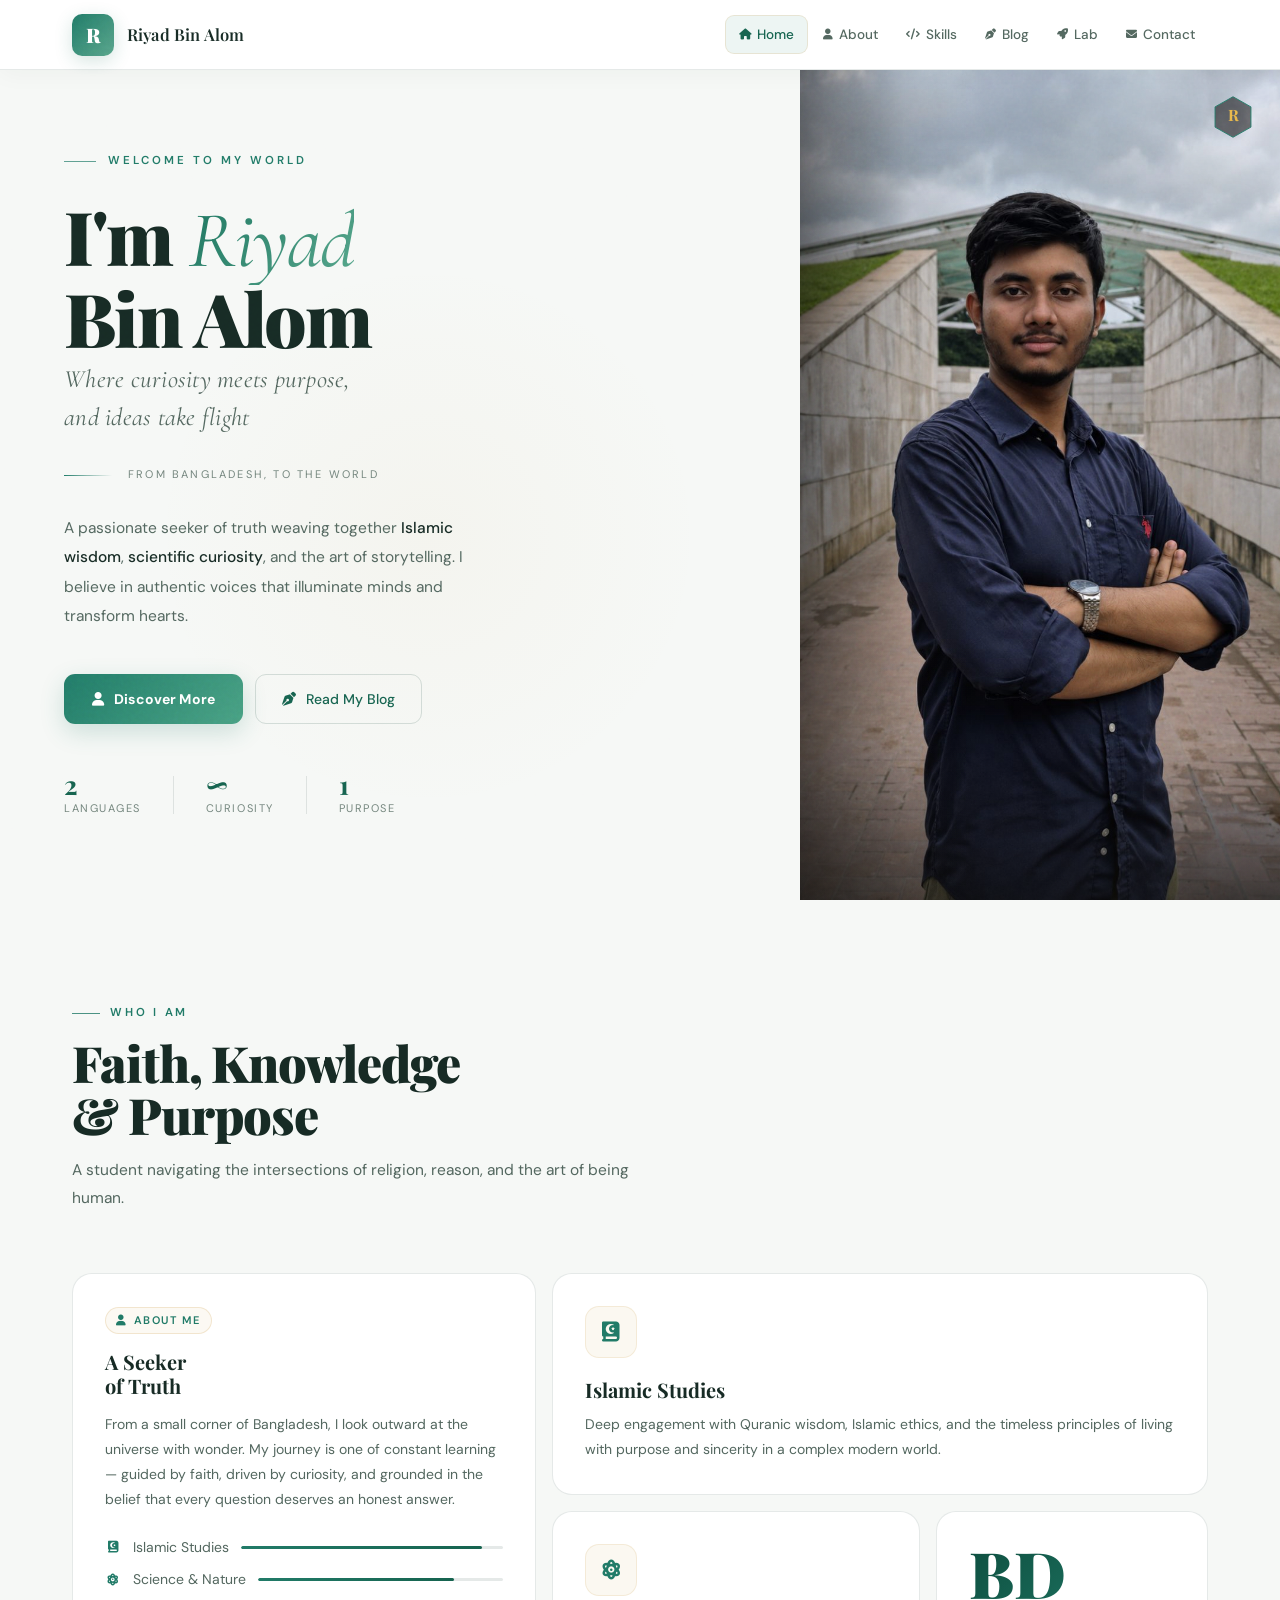
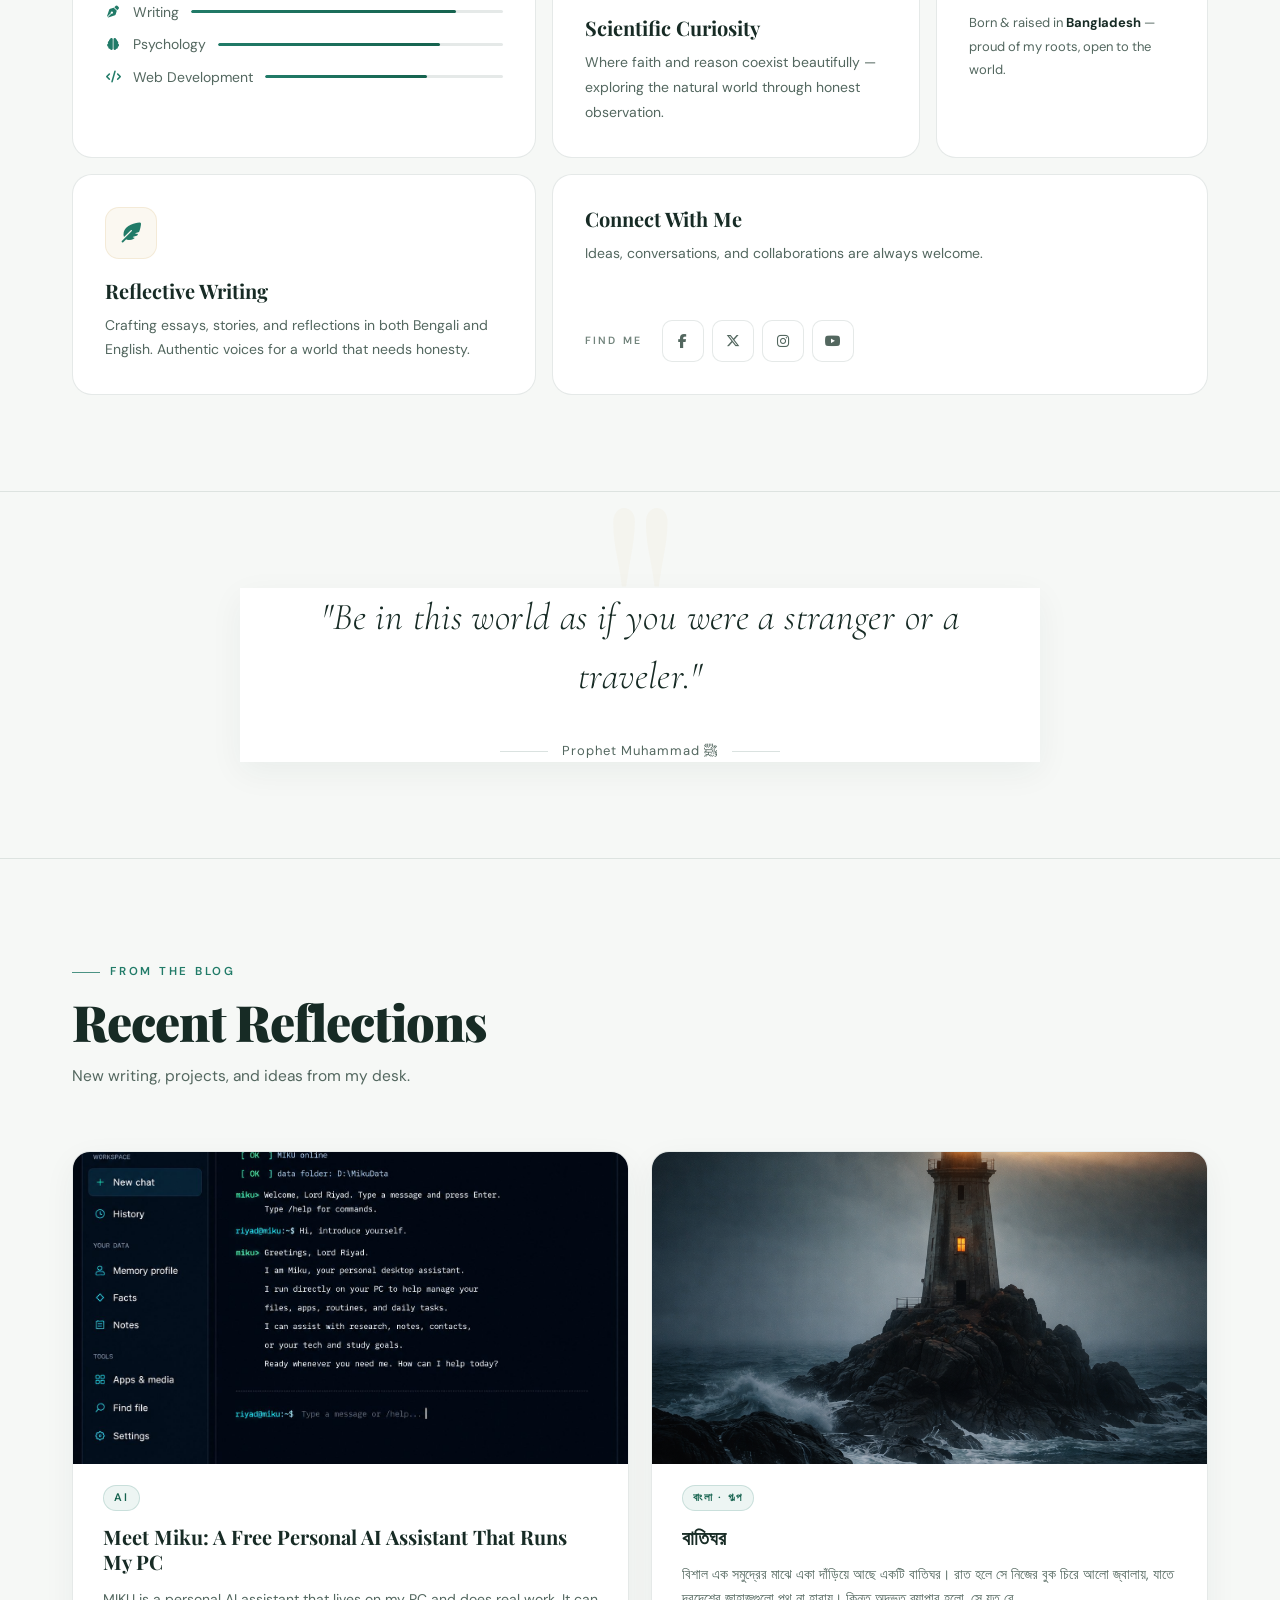
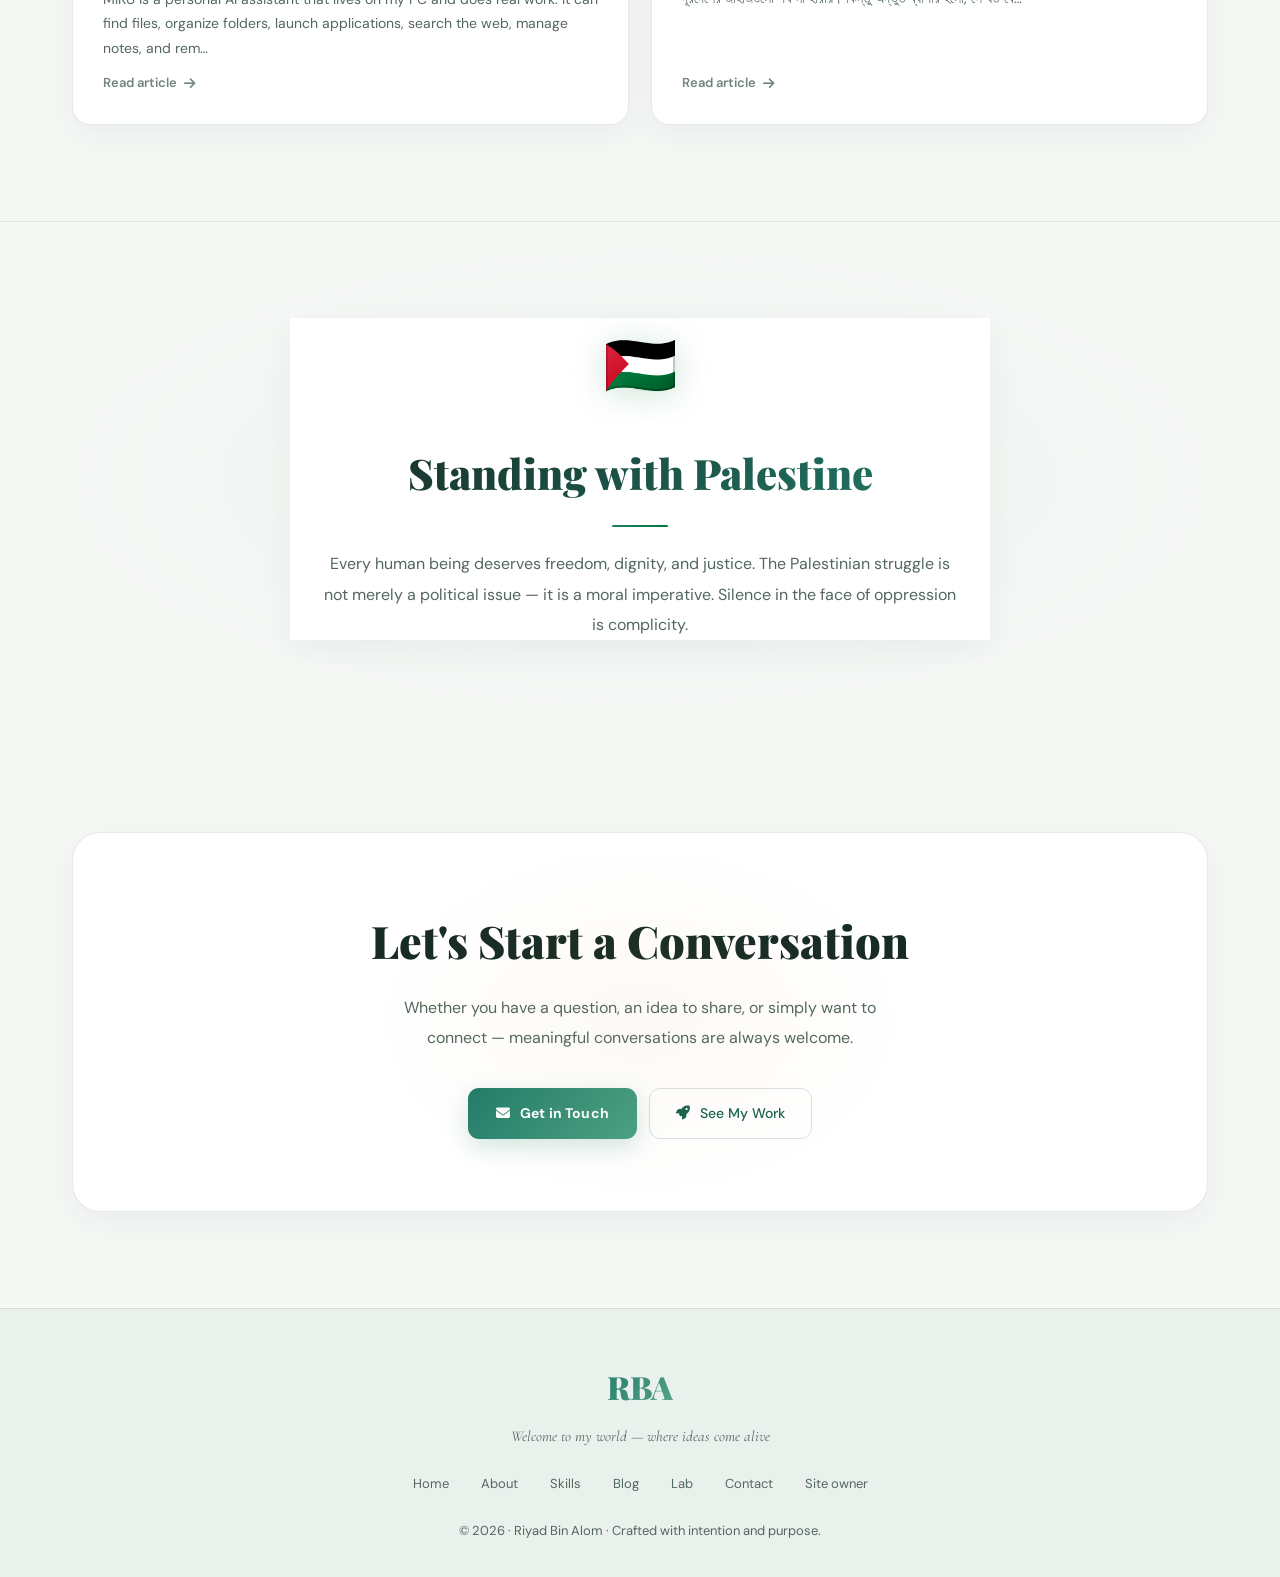
<file: index.html>
<!DOCTYPE html>
<html lang="en">
<head>
<meta charset="utf-8"/>
<meta name="viewport" content="width=device-width,initial-scale=1"/>
<title>Riyad Bin Alom — Welcome to My World</title>
<link href="https://fonts.googleapis.com/css2?family=Playfair+Display:ital,wght@0,400;0,600;0,700;0,900;1,400;1,600&family=DM+Sans:wght@300;400;500;600&family=Cormorant+Garamond:ital,wght@0,300;0,400;0,600;1,300;1,400&display=swap" rel="stylesheet">
<link rel="stylesheet" href="https://cdnjs.cloudflare.com/ajax/libs/font-awesome/6.6.0/css/all.min.css">
<style>
/* ══════════════════════════════════════
   ROOT & RESET
══════════════════════════════════════ */
:root{
  --bg:#0a0908;
  --bg2:#111009;
  --bg3:#18150f;
  --bg4:#1e1a12;
  --text:#ede5d4;
  --muted:#9a8870;
  --muted2:#6a5e4e;
  --gold:#c8963c;
  --gold2:#e8b84b;
  --gold3:#f5d07a;
  --rust:#b85a28;
  --border:rgba(200,150,60,0.11);
  --border2:rgba(237,229,212,0.07);
  --card:rgba(255,255,255,0.022);
  --maxw:1300px;
  --nav-h:70px;
  --radius:16px;
}
*{box-sizing:border-box;margin:0;padding:0;}
html{scroll-behavior:smooth;}
body{
  font-family:'DM Sans',system-ui,sans-serif;
  background:var(--bg);
  color:var(--text);
  line-height:1.6;
  overflow-x:hidden;
}
body.locked{overflow:hidden;height:100vh;}

/* Grain texture overlay */
body::after{
  content:'';position:fixed;inset:0;
  background-image:url("data:image/svg+xml,%3Csvg viewBox='0 0 256 256' xmlns='http://www.w3.org/2000/svg'%3E%3Cfilter id='n'%3E%3CfeTurbulence type='fractalNoise' baseFrequency='0.9' numOctaves='4' stitchTiles='stitch'/%3E%3C/filter%3E%3Crect width='100%25' height='100%25' filter='url(%23n)' opacity='1'/%3E%3C/svg%3E");
  pointer-events:none;z-index:9999;opacity:0.028;mix-blend-mode:overlay;
}

a{color:inherit;text-decoration:none;}
img{display:block;max-width:100%;}

/* ══════════════════════════════════════
   INTRO ANIMATION
══════════════════════════════════════ */
.intro{
  position:fixed;inset:0;z-index:10000;
  background:var(--bg);
  display:flex;align-items:center;justify-content:center;
  flex-direction:column;
  transition:opacity .9s cubic-bezier(.65,0,.35,1),visibility .9s;
}
.intro.hide{opacity:0;visibility:hidden;pointer-events:none;}

/* faint ambient glow behind the mark */
.intro::before{
  content:'';position:absolute;
  width:520px;height:520px;border-radius:50%;
  background:radial-gradient(circle,rgba(200,150,60,0.10) 0%,transparent 68%);
  animation:introGlow 2.6s ease-in-out infinite alternate;
}
@keyframes introGlow{
  from{opacity:.55;transform:scale(.94);}
  to{opacity:1;transform:scale(1.05);}
}

.intro-mark{
  position:relative;z-index:1;
  width:148px;height:148px;
}
.intro-mark svg{width:100%;height:100%;overflow:visible;}

/* the hexagon frame draws itself */
.im-frame{
  fill:none;
  stroke:var(--gold);
  stroke-width:1.4;
  stroke-linecap:round;
  stroke-dasharray:520;
  stroke-dashoffset:520;
  animation:drawFrame 2.1s cubic-bezier(.65,0,.35,1) .2s forwards;
  opacity:.85;
}
@keyframes drawFrame{
  to{stroke-dashoffset:0;}
}

/* the letterforms draw themselves, slightly after the frame */
.im-letters path{
  fill:none;
  stroke:var(--gold3);
  stroke-width:5;
  stroke-linecap:round;
  stroke-linejoin:round;
  stroke-dasharray:300;
  stroke-dashoffset:300;
  animation:drawLetters 1.6s cubic-bezier(.45,0,.3,1) forwards;
}
.im-letters path:nth-child(1){animation-delay:.9s;}
.im-letters path:nth-child(2){animation-delay:1.3s;}
.im-letters path:nth-child(3){animation-delay:1.7s;}
@keyframes drawLetters{
  to{stroke-dashoffset:0;}
}

/* fill fades in once the strokes finish, then the whole mark settles */
.im-fill{
  opacity:0;
  fill:url(#introGrad);
  animation:fillIn .8s ease 2.7s forwards;
}
@keyframes fillIn{ to{opacity:1;} }

.intro-name{
  margin-top:26px;
  font-family:'Playfair Display',serif;
  font-weight:600;font-size:15px;
  letter-spacing:.32em;text-transform:uppercase;
  color:var(--text);
  opacity:0;
  animation:introTextIn .8s ease 2.9s forwards;
}
.intro-tagline{
  margin-top:8px;
  font-family:'Cormorant Garamond',serif;
  font-style:italic;font-size:13.5px;
  letter-spacing:.04em;
  color:var(--muted);
  opacity:0;
  animation:introTextIn .8s ease 3.15s forwards;
}
@keyframes introTextIn{
  from{opacity:0;transform:translateY(8px);}
  to{opacity:1;transform:translateY(0);}
}

/* thin progress rule beneath */
.intro-rule{
  margin-top:34px;width:120px;height:1px;
  background:var(--border2);
  position:relative;overflow:hidden;
  opacity:0;animation:introTextIn .5s ease 2.9s forwards;
}
.intro-rule::after{
  content:'';position:absolute;inset:0;
  background:linear-gradient(90deg,var(--gold),var(--gold3));
  transform:scaleX(0);transform-origin:left;
  animation:introProgress 2s cubic-bezier(.65,0,.35,1) 3.05s forwards;
}
@keyframes introProgress{ to{transform:scaleX(1);} }

@media(prefers-reduced-motion:reduce){
  .intro{transition:opacity .3s;}
  .im-frame,.im-letters path,.im-fill,.intro-name,.intro-tagline,.intro-rule,.intro-rule::after{
    animation-duration:.01s !important;animation-delay:0s !important;
  }
}

/* ══════════════════════════════════════
   NAVBAR
══════════════════════════════════════ */
.navbar{
  position:sticky;top:0;z-index:200;
  height:var(--nav-h);
  display:flex;align-items:center;
  background:rgba(10,9,8,0.88);
  backdrop-filter:blur(24px);
  border-bottom:1px solid var(--border);
  transition:background .3s;
}
.nav-inner{
  max-width:var(--maxw);margin:0 auto;padding:0 32px;
  width:100%;display:flex;align-items:center;
  justify-content:space-between;gap:16px;
}
.nav-brand{display:flex;align-items:center;gap:13px;flex-shrink:0;}
.nav-logo{
  width:42px;height:42px;border-radius:10px;
  background:linear-gradient(135deg,var(--gold),var(--rust));
  display:grid;place-items:center;
  font-family:'Playfair Display',serif;
  font-weight:900;font-size:20px;color:#0a0908;
  box-shadow:0 4px 22px rgba(200,150,60,0.28);
  flex-shrink:0;
}
.nav-name{
  font-family:'Playfair Display',serif;
  font-weight:600;font-size:16.5px;
  white-space:nowrap;letter-spacing:.01em;
}
.nav-links{display:flex;align-items:center;gap:2px;}
.nav-links a{
  display:inline-flex;align-items:center;gap:6px;
  padding:8px 13px;border-radius:9px;
  font-size:13.5px;font-weight:500;
  color:var(--muted);transition:all .2s;
  white-space:nowrap;
}
.nav-links a i{font-size:11px;}
.nav-links a:hover{color:var(--text);background:var(--card);}
.nav-links a.active{
  color:var(--gold2);
  background:rgba(200,150,60,0.09);
  border:1px solid rgba(200,150,60,0.18);
}
.nav-ham{
  display:none;background:none;
  border:1px solid var(--border);
  color:var(--muted);width:42px;height:42px;
  border-radius:9px;cursor:pointer;font-size:16px;
  transition:all .2s;place-items:center;
}
.nav-ham:hover{color:var(--gold2);border-color:var(--gold);}

/* Mobile menu */
.mobile-menu{
  display:none;position:fixed;
  inset:0;top:var(--nav-h);
  background:rgba(10,9,8,0.98);
  backdrop-filter:blur(28px);
  z-index:150;flex-direction:column;
  padding:24px;gap:5px;
  border-top:1px solid var(--border);
  overflow-y:auto;
}
.mobile-menu.open{display:flex;}
.mobile-menu a{
  display:flex;align-items:center;gap:14px;
  padding:15px 18px;border-radius:12px;
  font-size:15.5px;font-weight:500;
  color:var(--muted);border:1px solid transparent;
  transition:all .2s;
}
.mobile-menu a i{width:20px;text-align:center;color:var(--gold);}
.mobile-menu a:hover,.mobile-menu a.active{
  color:var(--gold2);border-color:var(--border);
  background:var(--card);
}
.mob-div{height:1px;background:var(--border2);margin:6px 0;}

/* ══════════════════════════════════════
   HERO
══════════════════════════════════════ */
.hero{
  min-height:calc(100vh - var(--nav-h));
  display:grid;
  grid-template-columns:1fr 480px;
  align-items:stretch;
  overflow:hidden;
  position:relative;
}

/* Ambient background glow */
.hero::before{
  content:'';position:absolute;
  top:20%;left:10%;
  width:600px;height:600px;
  background:radial-gradient(circle,rgba(200,150,60,0.04) 0%,transparent 65%);
  pointer-events:none;z-index:0;
  animation:glow 8s ease-in-out infinite alternate;
}
@keyframes glow{
  from{opacity:.5;transform:translate(0,0) scale(1);}
  to{opacity:1;transform:translate(30px,20px) scale(1.05);}
}

/* Left text */
.hero-text{
  display:flex;flex-direction:column;
  justify-content:center;
  padding:80px 64px;
  position:relative;z-index:1;
}

.hero-eyebrow{
  display:inline-flex;align-items:center;gap:12px;
  font-size:11.5px;font-weight:600;
  letter-spacing:.26em;text-transform:uppercase;
  color:var(--gold);margin-bottom:28px;
  opacity:0;animation:fadeUp .7s ease forwards;
}
.hero-eyebrow .line{width:32px;height:1px;background:var(--gold);opacity:.7;}

.hero-h1{
  font-family:'Playfair Display',serif;
  font-size:clamp(46px,5.8vw,82px);
  font-weight:900;line-height:1.0;
  letter-spacing:-.025em;
  margin-bottom:6px;
  opacity:0;animation:fadeUp .7s ease forwards;
}
.hero-h1 em{
  font-style:italic;font-weight:400;
  font-family:'Cormorant Garamond',serif;
  font-size:1.08em;
}
.hero-h1 .gold{
  background:linear-gradient(125deg,var(--gold3),var(--gold),var(--rust));
  -webkit-background-clip:text;-webkit-text-fill-color:transparent;
  background-clip:text;
}

.hero-subtitle{
  font-family:'Cormorant Garamond',serif;
  font-style:italic;
  font-size:clamp(18px,2.2vw,25px);
  color:var(--muted);
  line-height:1.5;
  margin-bottom:30px;
  opacity:0;animation:fadeUp .7s ease forwards;
  letter-spacing:.01em;
}

/* Divider line */
.hero-div{
  display:flex;align-items:center;gap:16px;
  margin-bottom:30px;
  opacity:0;animation:fadeUp .7s ease forwards;
}
.hero-div span{width:48px;height:1px;background:linear-gradient(to right,var(--gold),transparent);}
.hero-div small{
  font-size:11px;letter-spacing:.2em;
  text-transform:uppercase;color:var(--muted2);
}

.hero-desc{
  font-size:15.5px;color:var(--muted);
  line-height:1.9;max-width:440px;
  margin-bottom:42px;
  opacity:0;animation:fadeUp .7s ease forwards;
}
.hero-desc strong{color:var(--text);font-weight:500;}

/* CTA */
.hero-cta{
  display:flex;gap:12px;flex-wrap:wrap;
  margin-bottom:48px;
  opacity:0;animation:fadeUp .7s ease forwards;
}
.btn-primary{
  display:inline-flex;align-items:center;gap:10px;
  padding:14px 28px;border-radius:11px;
  background:linear-gradient(135deg,var(--gold),var(--rust));
  color:#0a0908;font-weight:700;font-size:14px;
  transition:all .28s;border:none;cursor:pointer;
  letter-spacing:.01em;
  box-shadow:0 6px 28px rgba(200,150,60,0.2);
}
.btn-primary:hover{
  transform:translateY(-3px);
  box-shadow:0 14px 40px rgba(200,150,60,0.32);
}
.btn-ghost{
  display:inline-flex;align-items:center;gap:10px;
  padding:13px 26px;border-radius:11px;
  border:1px solid var(--border);
  color:var(--muted);font-weight:500;font-size:14px;
  transition:all .28s;
}
.btn-ghost:hover{
  color:var(--gold2);
  border-color:rgba(200,150,60,0.35);
  background:rgba(200,150,60,0.04);
}

/* Stats row */
.hero-stats{
  display:flex;gap:32px;flex-wrap:wrap;
  opacity:0;animation:fadeUp .7s ease forwards;
}
.stat{display:flex;flex-direction:column;gap:2px;}
.stat-n{
  font-family:'Playfair Display',serif;
  font-size:26px;font-weight:700;
  color:var(--gold2);line-height:1;
}
.stat-l{font-size:11px;letter-spacing:.14em;text-transform:uppercase;color:var(--muted2);}
.stat-sep{width:1px;background:var(--border2);align-self:stretch;margin:4px 0;}

/* Staggered delays applied once intro finishes (JS adds .run to hero) */
.hero .hero-eyebrow{animation-delay:.08s;}
.hero .hero-h1{animation-delay:.18s;}
.hero .hero-subtitle{animation-delay:.28s;}
.hero .hero-div{animation-delay:.36s;}
.hero .hero-desc{animation-delay:.44s;}
.hero .hero-cta{animation-delay:.54s;}
.hero .hero-stats{animation-delay:.62s;}

/* Right: Image panel */
.hero-img{
  position:relative;overflow:hidden;
  background:var(--bg2);
  opacity:0;
  animation:imgReveal 1s cubic-bezier(.65,0,.35,1) .2s forwards;
}
@keyframes imgReveal{
  from{opacity:0;clip-path:inset(0 0 0 100%);}
  to{opacity:1;clip-path:inset(0 0 0 0%);}
}
.hero-img img{
  width:100%;height:100%;
  object-fit:cover;object-position:center top;
  display:block;transition:transform .7s ease;
}
.hero-img:hover img{transform:scale(1.04);}

/* Gradient overlays on image */
.hero-img-ov{
  position:absolute;inset:0;
  background:
    linear-gradient(to right, rgba(10,9,8,.55) 0%, rgba(10,9,8,.1) 22%, transparent 40%),
    linear-gradient(to top, rgba(10,9,8,.6) 0%, rgba(10,9,8,.08) 18%, transparent 36%);
  pointer-events:none;z-index:1;
}

/* corner mark on image — replaces the old nametag pill */
.img-corner{
  position:absolute;top:24px;right:24px;z-index:2;
  width:46px;height:46px;
  display:grid;place-items:center;
  opacity:0;animation:fadeUp .8s ease .9s forwards;
}
.img-corner svg{width:100%;height:100%;}

/* ══════════════════════════════════════
   SECTIONS
══════════════════════════════════════ */
.section{padding:96px 0;}
.wrap{max-width:var(--maxw);margin:0 auto;padding:0 32px;}

.sec-eye{
  display:inline-flex;align-items:center;gap:10px;
  font-size:11.5px;font-weight:600;
  letter-spacing:.24em;text-transform:uppercase;
  color:var(--gold);margin-bottom:14px;
}
.sec-eye::before{content:'';width:28px;height:1px;background:var(--gold);opacity:.8;}

.sec-h2{
  font-family:'Playfair Display',serif;
  font-size:clamp(30px,4vw,50px);
  font-weight:900;line-height:1.05;
  letter-spacing:-.022em;margin-bottom:14px;
}
.sec-p{
  color:var(--muted);font-size:15.5px;
  max-width:52ch;line-height:1.85;margin-bottom:60px;
}

/* ── ABOUT BENTO ── */
.bento{
  display:grid;
  grid-template-columns:repeat(12,1fr);
  grid-template-rows:auto;
  gap:16px;
}
.bento-card{
  background:var(--card);
  border:1px solid var(--border2);
  border-radius:20px;
  padding:32px;
  transition:all .3s ease;
  position:relative;overflow:hidden;
}
.bento-card:hover{
  border-color:var(--border);
  transform:translateY(-4px);
  box-shadow:0 20px 52px rgba(0,0,0,.36);
}
.bento-card::after{
  content:'';position:absolute;
  top:0;left:0;right:0;height:1px;
  background:linear-gradient(90deg,transparent,rgba(200,150,60,0.28),transparent);
  opacity:0;transition:opacity .3s;
}
.bento-card:hover::after{opacity:1;}

/* Bento grid layout */
.bc1{grid-column:span 5;grid-row:span 2;}
.bc2{grid-column:span 7;}
.bc3{grid-column:span 4;}
.bc4{grid-column:span 3;}
.bc5{grid-column:span 5;}
.bc6{grid-column:span 7;}

.bento-icon{
  width:52px;height:52px;border-radius:14px;
  background:rgba(200,150,60,0.07);
  border:1px solid rgba(200,150,60,0.14);
  display:grid;place-items:center;
  color:var(--gold);font-size:20px;
  margin-bottom:20px;
}
.bento-h{
  font-family:'Playfair Display',serif;
  font-size:20px;font-weight:700;
  margin-bottom:10px;line-height:1.2;
}
.bento-p{font-size:14px;color:var(--muted);line-height:1.78;}
.bento-num{
  font-family:'Playfair Display',serif;
  font-size:64px;font-weight:900;
  line-height:.9;
  background:linear-gradient(135deg,var(--gold3),var(--gold));
  -webkit-background-clip:text;-webkit-text-fill-color:transparent;
  background-clip:text;
  margin-bottom:10px;
}
.bento-tag{
  display:inline-flex;align-items:center;gap:6px;
  font-size:11px;font-weight:600;letter-spacing:.14em;
  text-transform:uppercase;color:var(--gold);
  padding:4px 10px;border-radius:20px;
  border:1px solid rgba(200,150,60,.2);
  background:rgba(200,150,60,.06);
  margin-bottom:16px;
}
.interest-list{
  display:flex;flex-direction:column;gap:10px;
  margin-top:14px;
}
.int-item{
  display:flex;align-items:center;gap:12px;
  font-size:14px;color:var(--muted);
}
.int-item i{color:var(--gold);width:16px;text-align:center;font-size:12px;}
.int-bar{
  flex:1;height:3px;border-radius:3px;
  background:var(--border2);overflow:hidden;
  margin-left:auto;width:80px;flex-shrink:0;
}
.int-fill{
  height:100%;border-radius:3px;
  background:linear-gradient(to right,var(--gold),var(--gold2));
  width:0;
  transition:width 1.1s cubic-bezier(.45,0,.2,1);
}
.int-fill.run{width:var(--w);}

/* ── QUOTE ── */
.quote-sect{
  padding:96px 0;
  background:var(--bg2);
  border-top:1px solid var(--border2);
  border-bottom:1px solid var(--border2);
  position:relative;overflow:hidden;
}
.quote-sect::before{
  content:'"';position:absolute;
  top:-40px;left:50%;transform:translateX(-50%);
  font-family:'Playfair Display',serif;
  font-size:300px;line-height:1;
  color:rgba(200,150,60,0.04);
  pointer-events:none;user-select:none;
}
.quote-inner{
  max-width:800px;margin:0 auto;padding:0 32px;
  text-align:center;position:relative;z-index:1;
}
.q-text{
  font-family:'Cormorant Garamond',serif;
  font-style:italic;
  font-size:clamp(22px,3.5vw,38px);
  color:var(--text);
  line-height:1.55;
  margin-bottom:28px;
  font-weight:300;
  letter-spacing:.01em;
}
.q-src{
  display:inline-flex;align-items:center;gap:14px;
  font-size:13px;color:var(--muted);letter-spacing:.08em;
}
.q-src::before,.q-src::after{
  content:'';width:48px;height:1px;background:var(--border);
}

/* ── BLOG CARDS ── */
.blog-grid{display:grid;grid-template-columns:repeat(2,1fr);gap:18px;}
.blog-card{
  background:var(--card);
  border:1px solid var(--border2);
  border-radius:18px;
  padding:30px;
  transition:all .3s;
  display:flex;flex-direction:column;gap:13px;
  cursor:pointer;
}
.blog-card:hover{
  border-color:var(--border);
  transform:translateY(-5px);
  box-shadow:0 22px 55px rgba(0,0,0,.38);
}
.blog-tag{
  display:inline-flex;align-items:center;gap:6px;
  font-size:11px;font-weight:600;letter-spacing:.16em;
  text-transform:uppercase;color:var(--gold);
  padding:3px 10px;border-radius:20px;
  border:1px solid rgba(200,150,60,.2);
  background:rgba(200,150,60,.06);width:fit-content;
}
.blog-h{
  font-family:'Playfair Display',serif;
  font-size:20px;font-weight:700;line-height:1.25;
  color:var(--text);transition:color .2s;
}
.blog-card:hover .blog-h{color:var(--gold2);}
.blog-p{font-size:14px;color:var(--muted);line-height:1.75;flex:1;}
.blog-link{
  display:inline-flex;align-items:center;gap:7px;
  font-size:13px;font-weight:600;
  color:var(--muted2);transition:all .22s;width:fit-content;
}
.blog-card:hover .blog-link{color:var(--gold);gap:11px;}

/* ── PALESTINE ── */
.pal-sect{
  padding:96px 0;
  position:relative;overflow:hidden;
  border-top:1px solid rgba(0,120,55,.12);
}
.pal-sect::before{
  content:'';position:absolute;inset:0;
  background:radial-gradient(ellipse at center,rgba(0,120,55,.04) 0%,transparent 65%);
  pointer-events:none;
}
.pal-inner{
  max-width:700px;margin:0 auto;
  padding:0 32px;text-align:center;
  position:relative;z-index:1;
}
.pal-flag{
  font-size:60px;margin:0 auto 26px;display:inline-block;
  filter:drop-shadow(0 4px 16px rgba(0,120,55,.2));
  animation:sway 5s ease-in-out infinite;
}
@keyframes sway{
  0%,100%{transform:rotate(-3deg);}
  50%{transform:rotate(3deg) scale(1.06);}
}
.pal-h{
  font-family:'Playfair Display',serif;
  font-size:clamp(26px,4vw,42px);
  font-weight:900;margin-bottom:18px;
  background:linear-gradient(135deg,var(--text),var(--gold));
  -webkit-background-clip:text;-webkit-text-fill-color:transparent;
  background-clip:text;
}
.pal-div{
  width:56px;height:2px;
  background:linear-gradient(90deg,var(--gold),#007A3D);
  margin:0 auto 22px;border-radius:2px;
}
.pal-p{font-size:16px;color:var(--muted);line-height:1.9;}

/* ── CTA ── */
.cta-sect{padding:96px 0;}
.cta-card{
  background:var(--card);
  border:1px solid var(--border2);
  border-radius:28px;
  padding:72px 64px;
  text-align:center;
  position:relative;overflow:hidden;
}
.cta-card::before{
  content:'';position:absolute;
  top:50%;left:50%;
  width:600px;height:400px;
  background:radial-gradient(ellipse,rgba(200,150,60,.05) 0%,transparent 65%);
  transform:translate(-50%,-50%);pointer-events:none;
}
.cta-h{
  font-family:'Playfair Display',serif;
  font-size:clamp(28px,3.5vw,46px);
  font-weight:900;margin-bottom:16px;
}
.cta-p{
  font-size:16px;color:var(--muted);
  max-width:48ch;margin:0 auto 36px;line-height:1.85;
}
.cta-btns{display:flex;gap:12px;justify-content:center;flex-wrap:wrap;}

/* ── FOOTER ── */
.footer{
  padding:52px 0 36px;
  border-top:1px solid var(--border2);
}
.footer-inner{
  max-width:var(--maxw);margin:0 auto;
  padding:0 32px;
  display:flex;flex-direction:column;
  align-items:center;gap:20px;
}
.footer-logo{
  font-family:'Playfair Display',serif;
  font-size:32px;font-weight:900;
  background:linear-gradient(135deg,var(--gold),var(--rust));
  -webkit-background-clip:text;-webkit-text-fill-color:transparent;
  background-clip:text;
  letter-spacing:-.01em;
  cursor:default;
  user-select:none;
}
.footer-tag{
  font-family:'Cormorant Garamond',serif;
  font-style:italic;font-size:15px;
  color:var(--muted);margin-top:-8px;
}
.footer-links{
  display:flex;justify-content:center;
  gap:4px;flex-wrap:wrap;
}
.footer-links a{
  font-size:13px;padding:6px 14px;
  border-radius:8px;color:var(--muted2);
  transition:all .2s;
}
.footer-links a:hover{color:var(--gold);background:var(--card);}
.footer-copy{
  font-size:13px;color:rgba(154,136,112,.4);
  text-align:center;line-height:1.6;
}

/* ══════════════════════════════════════
   SOCIAL ICONS
══════════════════════════════════════ */
.socials{display:flex;align-items:center;gap:20px;}
.soc-label{
  font-size:10.5px;font-weight:600;
  letter-spacing:.2em;text-transform:uppercase;
  color:var(--muted2);
}
.soc-row{display:flex;gap:8px;}
.soc-ic{
  width:42px;height:42px;border-radius:10px;
  border:1px solid var(--border2);
  display:grid;place-items:center;
  color:var(--muted);font-size:14px;
  transition:all .22s;background:var(--card);
}
.soc-ic:hover{
  color:var(--gold2);border-color:var(--border);
  transform:translateY(-3px);
  background:rgba(200,150,60,.06);
}

/* ══════════════════════════════════════
   ANIMATIONS & SCROLL REVEAL
══════════════════════════════════════ */
@keyframes fadeUp{
  from{opacity:0;transform:translateY(26px);}
  to{opacity:1;transform:translateY(0);}
}
.reveal{
  opacity:0;transform:translateY(20px);
  transition:opacity .7s ease,transform .7s ease;
}
.reveal.vis{opacity:1;transform:translateY(0);}
.d1{transition-delay:.08s;}.d2{transition-delay:.16s;}.d3{transition-delay:.24s;}.d4{transition-delay:.32s;}

/* ══════════════════════════════════════
   RESPONSIVE
══════════════════════════════════════ */
@media(max-width:1100px){
  .hero{grid-template-columns:1fr 420px;}
  .hero-text{padding:64px 44px;}
  .bc1{grid-column:span 12;}
  .bc2{grid-column:span 12;}
  .bc3{grid-column:span 6;}
  .bc4{grid-column:span 6;}
  .bc5{grid-column:span 6;}
  .bc6{grid-column:span 6;}
}
@media(max-width:900px){
  .hero{grid-template-columns:1fr;min-height:auto;}
  .hero-img{order:-1;height:72vw;max-height:480px;}
  .hero-text{padding:40px 24px 56px;max-width:100%;}
  .blog-grid{grid-template-columns:1fr;}
  .hero-stats{gap:20px;}
}
@media(max-width:840px){
  .nav-links{display:none;}
  .nav-ham{display:grid;}
  .wrap,.footer-inner{padding:0 20px;}
  .bento{grid-template-columns:1fr;}
  .bc1,.bc2,.bc3,.bc4,.bc5,.bc6{grid-column:span 1;}
}
@media(max-width:600px){
  .hero-img{height:100vw;max-height:400px;}
  .hero-cta{flex-direction:column;}
  .hero-stats{gap:16px;}
  .stat-sep{display:none;}
  .cta-card{padding:40px 24px;}
  .section{padding:64px 0;}
  .quote-sect,.pal-sect,.cta-sect{padding:64px 0;}
  .intro-mark{width:118px;height:118px;}
}
</style>
<link rel="stylesheet" href="assets/css/portfolio.css">
</head>
<body class="locked">

<!-- ════════ INTRO ANIMATION ════════ -->
<div class="intro" id="intro" aria-hidden="true">
  <div class="intro-mark">
    <svg viewBox="0 0 200 200">
      <defs>
        <linearGradient id="introGrad" x1="0%" y1="0%" x2="100%" y2="100%">
          <stop offset="0%" stop-color="#f5d07a"/>
          <stop offset="55%" stop-color="#c8963c"/>
          <stop offset="100%" stop-color="#b85a28"/>
        </linearGradient>
      </defs>
      <!-- hexagon frame -->
      <polygon class="im-frame" points="100,12 178,56 178,144 100,188 22,144 22,56"/>
      <!-- filled hexagon, fades in after strokes -->
      <polygon class="im-fill" points="100,12 178,56 178,144 100,188 22,144 22,56" opacity="0"/>
      <!-- R B A letterforms, hand-drawn as strokes -->
      <g class="im-letters" transform="translate(100,100)">
        <!-- R -->
        <path d="M -46,22 L -46,-22 L -34,-22 C -25,-22 -19,-17 -19,-9 C -19,-1 -25,4 -34,4 L -46,4 M -28,4 L -16,22"/>
        <!-- B -->
        <path d="M -6,22 L -6,-22 L 6,-22 C 14,-22 19,-18 19,-11 C 19,-4 14,0 6,0 L -6,0 M 6,0 C 15,0 21,4 21,11 C 21,18 15,22 6,22 L -6,22"/>
        <!-- A -->
        <path d="M 30,22 L 44,-22 L 58,22 M 35,8 L 53,8"/>
      </g>
    </svg>
  </div>
  <div class="intro-name">Riyad Bin Alom</div>
  <div class="intro-tagline">Welcome to my world</div>
  <div class="intro-rule"></div>
</div>

<!-- ════════ NAVBAR ════════ -->
<nav class="navbar" id="nav">
  <div class="nav-inner">
    <div class="nav-brand">
      <div class="nav-logo">R</div>
      <div class="nav-name">Riyad Bin Alom</div>
    </div>
    <div class="nav-links">
      <a href="index.html" class="active"><i class="fa-solid fa-house"></i> Home</a>
      <a href="about.html"><i class="fa-solid fa-user"></i> About</a>
      <a href="skills.html"><i class="fa-solid fa-code"></i> Skills</a>
      <a href="blog.html"><i class="fa-solid fa-pen-nib"></i> Blog</a>
      <a href="lab.html"><i class="fa-solid fa-rocket"></i> Lab</a>
      <a href="contact.html"><i class="fa-solid fa-envelope"></i> Contact</a>
    </div>
    <button class="nav-ham" id="hamBtn" aria-label="Menu">
      <i class="fa-solid fa-bars" id="hamIcon"></i>
    </button>
  </div>
</nav>

<!-- Mobile Menu -->
<div class="mobile-menu" id="mobileMenu">
  <a href="index.html" class="active"><i class="fa-solid fa-house"></i> Home</a>
  <a href="about.html"><i class="fa-solid fa-user"></i> About</a>
  <a href="skills.html"><i class="fa-solid fa-code"></i> Skills</a>
  <a href="blog.html"><i class="fa-solid fa-pen-nib"></i> Blog</a>
  <div class="mob-div"></div>
  <a href="lab.html"><i class="fa-solid fa-rocket"></i> Lab — My Creations</a>
  <div class="mob-div"></div>
  <a href="contact.html"><i class="fa-solid fa-envelope"></i> Contact</a>
</div>

<!-- ════════ HERO ════════ -->
<section class="hero">
  <div class="hero-text">
    <div class="hero-eyebrow">
      <span class="line"></span>
      Welcome to my world
    </div>

    <h1 class="hero-h1">
      I'm <span class="gold"><em>Riyad</em></span><br>Bin Alom
    </h1>

    <p class="hero-subtitle">
      Where curiosity meets purpose,<br>and ideas take flight
    </p>

    <div class="hero-div">
      <span></span>
      <small>From Bangladesh, to the world</small>
    </div>

    <p class="hero-desc">
      A passionate seeker of truth weaving together
      <strong>Islamic wisdom</strong>, <strong>scientific curiosity</strong>,
      and the art of storytelling. I believe in authentic voices
      that illuminate minds and transform hearts.
    </p>

    <div class="hero-cta">
      <a href="about.html" class="btn-primary">
        <i class="fa-solid fa-user"></i> Discover More
      </a>
      <a href="blog.html" class="btn-ghost">
        <i class="fa-solid fa-pen-nib"></i> Read My Blog
      </a>
    </div>

    <div class="hero-stats">
      <div class="stat">
        <div class="stat-n">2</div>
        <div class="stat-l">Languages</div>
      </div>
      <div class="stat-sep"></div>
      <div class="stat">
        <div class="stat-n">∞</div>
        <div class="stat-l">Curiosity</div>
      </div>
      <div class="stat-sep"></div>
      <div class="stat">
        <div class="stat-n">1</div>
        <div class="stat-l">Purpose</div>
      </div>
    </div>
  </div>

  <!-- Right: Photo -->
  <div class="hero-img">
    <img src="riyad.jpg" alt="Riyad Bin Alom" loading="eager">
    <div class="hero-img-ov"></div>
    <div class="img-corner">
      <svg viewBox="0 0 100 100">
        <polygon points="50,6 89,28 89,72 50,94 11,72 11,28" fill="rgba(10,9,8,0.55)" stroke="var(--gold)" stroke-width="2"/>
        <text x="50" y="58" text-anchor="middle" font-family="Playfair Display, serif" font-weight="700" font-size="34" fill="#e8b84b">R</text>
      </svg>
    </div>
  </div>
</section>



<!-- ════════ ABOUT / BENTO ════════ -->
<section class="section">
  <div class="wrap">
    <div class="sec-eye reveal">Who I Am</div>
    <h2 class="sec-h2 reveal d1">Faith, Knowledge<br>& Purpose</h2>
    <p class="sec-p reveal d2">A student navigating the intersections of religion, reason, and the art of being human.</p>

    <div class="bento">

      <!-- Card 1: Big intro -->
      <div class="bento-card bc1 reveal">
        <div class="bento-tag"><i class="fa-solid fa-user"></i> About Me</div>
        <div class="bento-h">A Seeker<br>of Truth</div>
        <p class="bento-p" style="margin-top:14px;">
          From a small corner of Bangladesh, I look outward at the universe with wonder. My journey is one of constant learning — guided by faith, driven by curiosity, and grounded in the belief that every question deserves an honest answer.
        </p>
        <div class="interest-list" style="margin-top:24px;">
          <div class="int-item">
            <i class="fa-solid fa-book-quran"></i>
            <span>Islamic Studies</span>
            <div class="int-bar"><div class="int-fill" style="--w:92%;"></div></div>
          </div>
          <div class="int-item">
            <i class="fa-solid fa-atom"></i>
            <span>Science & Nature</span>
            <div class="int-bar"><div class="int-fill" style="--w:80%;"></div></div>
          </div>
          <div class="int-item">
            <i class="fa-solid fa-pen-nib"></i>
            <span>Writing</span>
            <div class="int-bar"><div class="int-fill" style="--w:85%;"></div></div>
          </div>
          <div class="int-item">
            <i class="fa-solid fa-brain"></i>
            <span>Psychology</span>
            <div class="int-bar"><div class="int-fill" style="--w:78%;"></div></div>
          </div>
          <div class="int-item">
            <i class="fa-solid fa-code"></i>
            <span>Web Development</span>
            <div class="int-bar"><div class="int-fill" style="--w:68%;"></div></div>
          </div>
        </div>
      </div>

      <!-- Card 2: Islamic -->
      <div class="bento-card bc2 reveal d1">
        <div class="bento-icon"><i class="fa-solid fa-book-quran"></i></div>
        <div class="bento-h">Islamic Studies</div>
        <p class="bento-p">Deep engagement with Quranic wisdom, Islamic ethics, and the timeless principles of living with purpose and sincerity in a complex modern world.</p>
      </div>

      <!-- Card 3: Science -->
      <div class="bento-card bc3 reveal d2">
        <div class="bento-icon"><i class="fa-solid fa-atom"></i></div>
        <div class="bento-h">Scientific Curiosity</div>
        <p class="bento-p">Where faith and reason coexist beautifully — exploring the natural world through honest observation.</p>
      </div>

      <!-- Card 4: Origin -->
      <div class="bento-card bc4 reveal d3">
        <div class="bento-num">BD</div>
        <div class="bento-p" style="font-size:13px;">Born & raised in <strong style="color:var(--text);">Bangladesh</strong> — proud of my roots, open to the world.</div>
      </div>

      <!-- Card 5: Writing -->
      <div class="bento-card bc5 reveal">
        <div class="bento-icon"><i class="fa-solid fa-feather-pointed"></i></div>
        <div class="bento-h">Reflective Writing</div>
        <p class="bento-p">Crafting essays, stories, and reflections in both Bengali and English. Authentic voices for a world that needs honesty.</p>
      </div>

      <!-- Card 6: Social -->
      <div class="bento-card bc6 reveal d1" style="display:flex;flex-direction:column;justify-content:space-between;">
        <div>
          <div class="bento-h" style="margin-bottom:10px;">Connect With Me</div>
          <p class="bento-p">Ideas, conversations, and collaborations are always welcome.</p>
        </div>
        <div class="socials" style="margin-top:22px;">
          <span class="soc-label">Find me</span>
          <div class="soc-row">
            <a class="soc-ic" href="https://www.facebook.com/share/184vgdmKC6/" target="_blank" title="Facebook"><i class="fab fa-facebook-f"></i></a>
            <a class="soc-ic" href="https://x.com/Riyad_Bin_Alom" target="_blank" title="X"><i class="fab fa-x-twitter"></i></a>
            <a class="soc-ic" href="https://www.instagram.com/riyadbinal0m" target="_blank" title="Instagram"><i class="fab fa-instagram"></i></a>
            <a class="soc-ic" href="#" target="_blank" title="YouTube"><i class="fab fa-youtube"></i></a>
          </div>
        </div>
      </div>

    </div>
  </div>
</section>

<!-- ════════ QUOTE ════════ -->
<div class="quote-sect">
  <div class="quote-inner reveal">
    <p class="q-text">
      "Be in this world as if you were a stranger or a traveler."
    </p>
    <div class="q-src">Prophet Muhammad ﷺ</div>
  </div>
</div>

<!-- ════════ BLOG ════════ -->
<section class="section">
  <div class="wrap">
    <div class="sec-eye reveal">From the Blog</div>
    <h2 class="sec-h2 reveal d1">Recent Reflections</h2>
    <p class="sec-p reveal d2">New writing, projects, and ideas from my desk.</p>

    <div class="blog-grid" id="homeBlogGrid" aria-live="polite"><p class="home-blog-empty">Loading recent posts…</p></div>
    <!-- Posts are rendered from the published articles in blog.html. -->
  </div>
</section>

<!-- ════════ PALESTINE ════════ -->
<div class="pal-sect">
  <div class="pal-inner reveal">
    <div class="pal-flag">🇵🇸</div>
    <h2 class="pal-h">Standing with Palestine</h2>
    <div class="pal-div"></div>
    <p class="pal-p">Every human being deserves freedom, dignity, and justice. The Palestinian struggle is not merely a political issue — it is a moral imperative. Silence in the face of oppression is complicity.</p>
  </div>
</div>

<!-- ════════ CTA ════════ -->
<section class="cta-sect">
  <div class="wrap">
    <div class="cta-card reveal">
      <h2 class="cta-h">Let's Start a Conversation</h2>
      <p class="cta-p">Whether you have a question, an idea to share, or simply want to connect — meaningful conversations are always welcome.</p>
      <div class="cta-btns">
        <a href="contact.html" class="btn-primary"><i class="fa-solid fa-envelope"></i> Get in Touch</a>
        <a href="lab.html" class="btn-ghost"><i class="fa-solid fa-rocket"></i> See My Work</a>
      </div>
    </div>
  </div>
</section>

<!-- ════════ FOOTER ════════ -->
<footer class="footer">
  <div class="footer-inner">
    <div class="footer-logo">RBA</div>

    <div class="footer-tag">Welcome to my world — where ideas come alive</div>

    <div class="footer-links">
      <a href="index.html">Home</a>
      <a href="about.html">About</a>
      <a href="skills.html">Skills</a>
      <a href="blog.html">Blog</a>
      <a href="lab.html">Lab</a>
      <a href="contact.html">Contact</a>
      <a href="admin.html" aria-label="Site owner administration">Site owner</a>
    </div>

    <div class="footer-copy">
      <span id="secret-copy" style="cursor:default;user-select:none;">©</span> 2026 · Riyad Bin Alom · Crafted with intention and purpose.
    </div>
  </div>
</footer>

<!-- ════════ JS ════════ -->
<script>
/* ── Intro animation control ── */
const introEl = document.getElementById('intro');
const heroEls = document.querySelectorAll(
  '.hero-eyebrow,.hero-h1,.hero-subtitle,.hero-div,.hero-desc,.hero-cta,.hero-stats'
);
// Keep the intro brief so visitors reach the content quickly.
const INTRO_MS = 1500;
const FADE_MS = 900;

function finishIntro(){
  introEl.classList.add('hide');
  document.body.classList.remove('locked');
  // (re)start hero text animation now that the page is visible
  heroEls.forEach(el => {
    el.style.animationPlayState = 'running';
  });
  setTimeout(() => {
    introEl.remove();
    // animate the skill bars once everything has settled
    document.querySelectorAll('.int-fill').forEach(f => f.classList.add('run'));
  }, FADE_MS);
}

// allow click/tap or key press to skip the intro
function skipIntro(){
  clearTimeout(introTimer);
  finishIntro();
  window.removeEventListener('keydown', skipIntro);
  introEl.removeEventListener('click', skipIntro);
}
let introTimer = setTimeout(finishIntro, INTRO_MS);
window.addEventListener('keydown', skipIntro, { once:true });
introEl.addEventListener('click', skipIntro, { once:true });

/* If reduced motion is preferred, skip straight away */
if (window.matchMedia('(prefers-reduced-motion: reduce)').matches) {
  finishIntro();
}

/* ── Hamburger ── */
const hamBtn = document.getElementById('hamBtn');
const hamIcon = document.getElementById('hamIcon');
const mobileMenu = document.getElementById('mobileMenu');
let menuOpen = false;

hamBtn.addEventListener('click', () => {
  menuOpen = !menuOpen;
  mobileMenu.classList.toggle('open', menuOpen);
  hamIcon.className = menuOpen ? 'fa-solid fa-xmark' : 'fa-solid fa-bars';
});
mobileMenu.querySelectorAll('a').forEach(a => a.addEventListener('click', () => {
  menuOpen = false;
  mobileMenu.classList.remove('open');
  hamIcon.className = 'fa-solid fa-bars';
}));

/* ── Scroll Reveal ── */
const io = new IntersectionObserver(entries => {
  entries.forEach(e => {
    if (e.isIntersecting) {
      e.target.classList.add('vis');
      io.unobserve(e.target);
    }
  });
}, { threshold: 0.07 });
document.querySelectorAll('.reveal').forEach(el => io.observe(el));

/* ── Navbar scroll effect ── */
const nav = document.getElementById('nav');
window.addEventListener('scroll', () => {
  nav.style.background = window.scrollY > 20
    ? 'rgba(10,9,8,0.96)'
    : 'rgba(10,9,8,0.88)';
}, { passive: true });

/* ── Secret © : triple-click opens family tree ── */
const secretCopy = document.getElementById('secret-copy');
let sClicks = 0, sTimer;
secretCopy.addEventListener('click', () => {
  sClicks++;
  clearTimeout(sTimer);
  sTimer = setTimeout(() => { sClicks = 0; }, 600);
  if (sClicks >= 3) {
    sClicks = 0;
    window.open('https://riyadbinalom78-ai.github.io/family-/', '_blank');
  }
});
</script>
<script src="assets/js/home-blog.js" defer></script>

<script src="assets/js/social-links.js" defer></script>
</body>
</html>
</file>
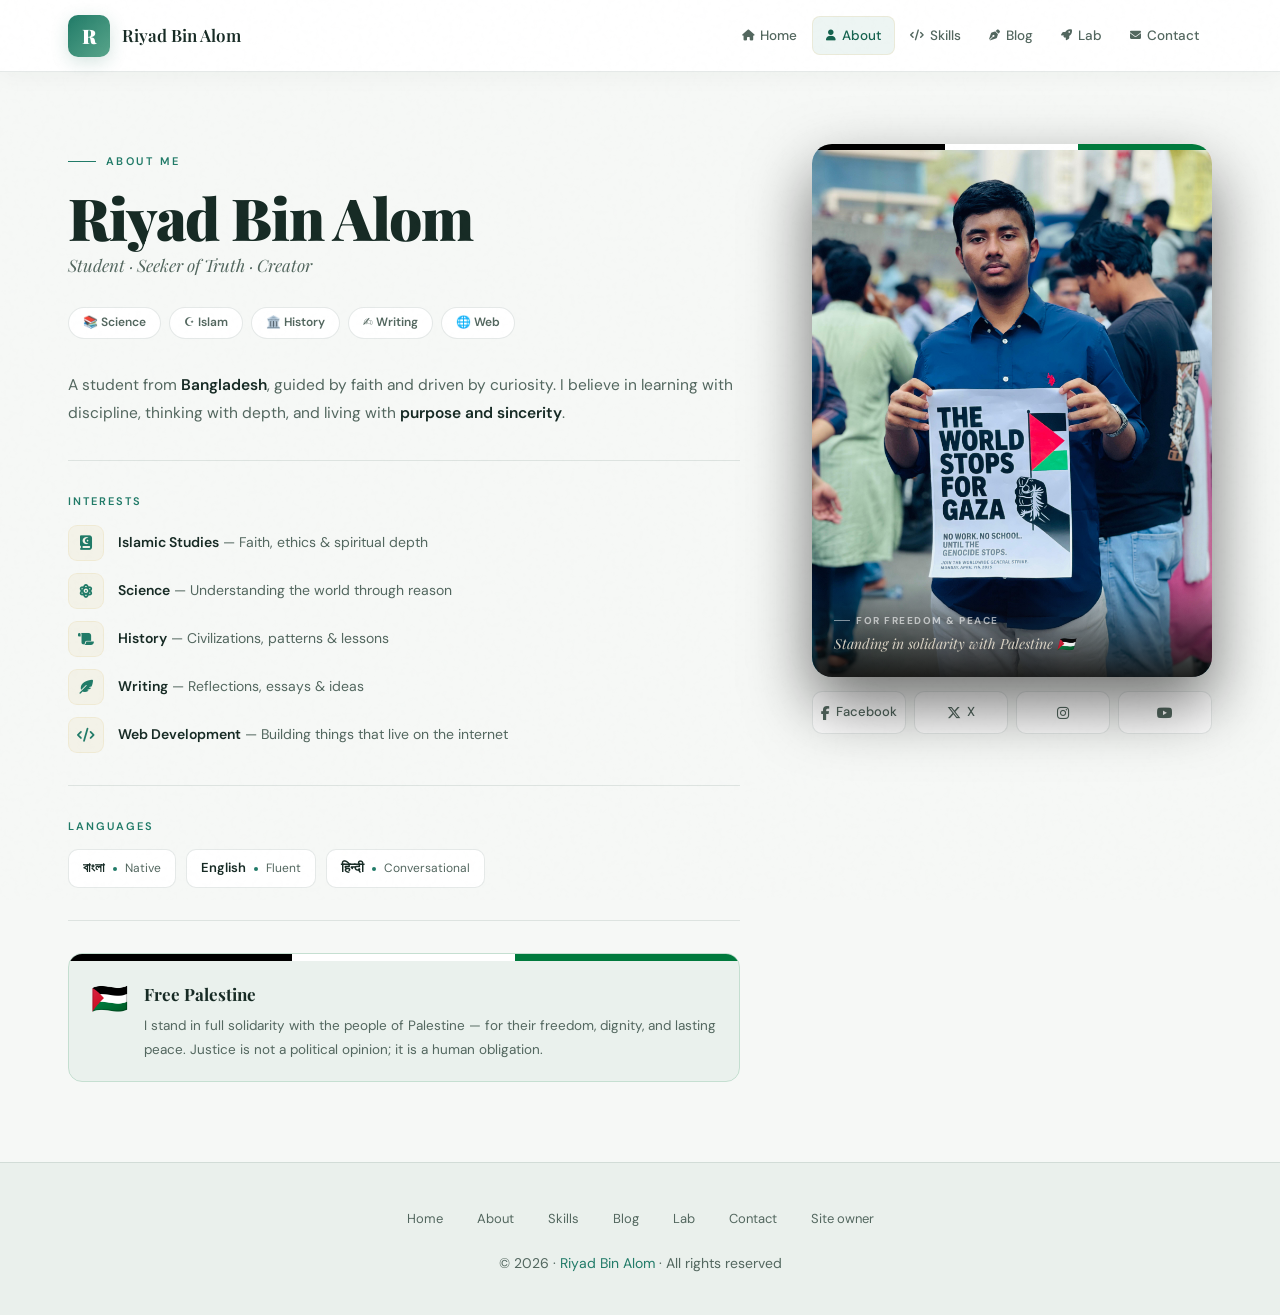
<file: about.html>
<!DOCTYPE html>
<html lang="en">
<head>
<meta charset="utf-8"/>
<meta name="viewport" content="width=device-width,initial-scale=1"/>
<title>About — Riyad Bin Alom</title>
<link href="https://fonts.googleapis.com/css2?family=Playfair+Display:ital,wght@0,400;0,600;0,700;0,900;1,400;1,600&family=DM+Sans:wght@300;400;500;600&display=swap" rel="stylesheet">
<link rel="stylesheet" href="https://cdnjs.cloudflare.com/ajax/libs/font-awesome/6.6.0/css/all.min.css">
<style>
:root{
  --bg:#0e0d0b;--bg2:#141210;--bg3:#1a1713;
  --text:#e8e0d0;--muted:#a09080;--gold:#d4a843;--rust:#c0622a;
  --border:rgba(212,168,67,0.12);--border2:rgba(232,224,208,0.06);
  --card:rgba(255,255,255,0.025);--maxw:1280px;--nav-h:72px;
}
*{box-sizing:border-box;margin:0;padding:0;}
html{scroll-behavior:smooth;}
body{font-family:'DM Sans',system-ui,sans-serif;background:var(--bg);color:var(--text);line-height:1.6;overflow-x:hidden;}
body::before{content:'';position:fixed;inset:0;background-image:url("data:image/svg+xml,%3Csvg viewBox='0 0 200 200' xmlns='http://www.w3.org/2000/svg'%3E%3Cfilter id='n'%3E%3CfeTurbulence type='fractalNoise' baseFrequency='0.85' numOctaves='4' stitchTiles='stitch'/%3E%3C/filter%3E%3Crect width='100%25' height='100%25' filter='url(%23n)' opacity='0.04'/%3E%3C/svg%3E");pointer-events:none;z-index:9999;opacity:0.35;}
a{color:inherit;text-decoration:none;}
img{display:block;max-width:100%;}

.navbar{position:sticky;top:0;z-index:200;height:var(--nav-h);display:flex;align-items:center;background:rgba(14,13,11,0.92);backdrop-filter:blur(20px);border-bottom:1px solid var(--border);}
.nav-inner{max-width:var(--maxw);margin:0 auto;padding:0 28px;width:100%;display:flex;align-items:center;justify-content:space-between;gap:16px;}
.nav-brand{display:flex;align-items:center;gap:12px;flex-shrink:0;}
.nav-logo{width:42px;height:42px;border-radius:10px;background:linear-gradient(135deg,var(--gold),var(--rust));display:grid;place-items:center;font-family:'Playfair Display',serif;font-weight:900;font-size:20px;color:#0e0d0b;box-shadow:0 4px 20px rgba(212,168,67,0.25);}
.nav-name{font-family:'Playfair Display',serif;font-weight:600;font-size:17px;white-space:nowrap;}
.nav-links{display:flex;align-items:center;gap:2px;}
.nav-links a{display:inline-flex;align-items:center;gap:6px;padding:8px 13px;border-radius:8px;font-size:13.5px;font-weight:500;color:var(--muted);transition:all .2s;white-space:nowrap;}
.nav-links a i{font-size:11px;}
.nav-links a:hover{color:var(--text);background:var(--card);}
.nav-links a.active{color:var(--gold);background:rgba(212,168,67,0.08);border:1px solid rgba(212,168,67,0.15);}
.nav-ham{display:none;background:none;border:1px solid var(--border);color:var(--muted);width:42px;height:42px;border-radius:8px;cursor:pointer;font-size:16px;transition:all .2s;place-items:center;}
.nav-ham:hover{color:var(--gold);border-color:var(--gold);}

.mobile-menu{display:none;position:fixed;inset:0;top:var(--nav-h);background:rgba(14,13,11,0.98);backdrop-filter:blur(20px);z-index:150;flex-direction:column;padding:24px;gap:6px;border-top:1px solid var(--border);overflow-y:auto;}
.mobile-menu.open{display:flex;}
.mobile-menu a{display:flex;align-items:center;gap:14px;padding:15px 18px;border-radius:12px;font-size:16px;font-weight:500;color:var(--muted);border:1px solid transparent;transition:all .2s;}
.mobile-menu a i{width:20px;text-align:center;color:var(--gold);}
.mobile-menu a:hover,.mobile-menu a.active{color:var(--gold);border-color:var(--border);background:var(--card);}
.mobile-divider{height:1px;background:var(--border2);margin:8px 0;}

.wrap{max-width:var(--maxw);margin:0 auto;padding:0 28px;}

.about-layout{display:grid;grid-template-columns:1fr 400px;gap:72px;align-items:start;padding:72px 0 80px;}

.eyebrow{display:inline-flex;align-items:center;gap:10px;font-size:11px;font-weight:600;letter-spacing:0.22em;text-transform:uppercase;color:var(--gold);margin-bottom:18px;}
.eyebrow::before{content:'';width:28px;height:1px;background:var(--gold);}
.about-name{font-family:'Playfair Display',serif;font-size:clamp(38px,5vw,58px);font-weight:900;line-height:1.0;letter-spacing:-0.02em;margin-bottom:6px;}
.about-role{font-family:'Playfair Display',serif;font-style:italic;font-size:17px;color:var(--muted);margin-bottom:28px;}

.tags{display:flex;flex-wrap:wrap;gap:8px;margin-bottom:32px;}
.tag{font-size:12px;font-weight:600;padding:5px 14px;border-radius:20px;border:1px solid var(--border2);color:var(--muted);background:var(--card);}

.about-bio{color:var(--muted);font-size:15.5px;line-height:1.85;margin-bottom:32px;padding-bottom:32px;border-bottom:1px solid var(--border2);}
.about-bio strong{color:var(--text);font-weight:600;}

.section-mini-title{font-size:11px;font-weight:600;letter-spacing:0.18em;text-transform:uppercase;color:var(--gold);margin-bottom:14px;}
.interests{display:flex;flex-direction:column;gap:12px;margin-bottom:32px;padding-bottom:32px;border-bottom:1px solid var(--border2);}
.interest-row{display:flex;align-items:center;gap:14px;}
.interest-icon{width:36px;height:36px;flex-shrink:0;border-radius:9px;background:rgba(212,168,67,0.07);border:1px solid rgba(212,168,67,0.12);display:grid;place-items:center;font-size:14px;color:var(--gold);}
.interest-text{font-size:14px;color:var(--muted);}
.interest-text strong{color:var(--text);font-weight:600;}

.lang-row{display:flex;gap:10px;flex-wrap:wrap;margin-bottom:32px;padding-bottom:32px;border-bottom:1px solid var(--border2);}
.lang-pill{display:flex;align-items:center;gap:8px;padding:8px 14px;border-radius:10px;background:var(--card);border:1px solid var(--border2);font-size:13px;}
.lang-name{font-weight:600;color:var(--text);}
.lang-dot{width:4px;height:4px;border-radius:50%;background:var(--gold);}
.lang-lvl{color:var(--muted);font-size:12px;}

.pal-card{border-radius:14px;overflow:hidden;border:1px solid rgba(0,122,61,0.2);}
.pal-stripe{height:7px;background:linear-gradient(to right,#000 33.3%,#fff 33.3%,#fff 66.6%,#007A3D 66.6%);}
.pal-body{background:rgba(0,122,61,0.05);padding:20px 22px;display:flex;gap:16px;align-items:flex-start;}
.pal-emoji{font-size:30px;line-height:1;flex-shrink:0;margin-top:3px;}
.pal-heading{font-family:'Playfair Display',serif;font-size:17px;font-weight:700;margin-bottom:6px;color:var(--text);}
.pal-desc{font-size:13.5px;color:var(--muted);line-height:1.75;}

.photo-col{display:flex;flex-direction:column;gap:14px;}
.photo-frame{position:relative;border-radius:20px;overflow:hidden;box-shadow:0 28px 64px rgba(0,0,0,0.55);}
.photo-frame::before{content:'';position:absolute;top:0;left:0;right:0;height:6px;background:linear-gradient(to right,#000 33.3%,#fff 33.3%,#fff 66.6%,#007A3D 66.6%);z-index:3;}
.photo-frame img{width:100%;aspect-ratio:3/4;object-fit:cover;object-position:top center;display:block;transition:transform .4s ease;}
.photo-frame:hover img{transform:scale(1.03);}
.photo-overlay{position:absolute;bottom:0;left:0;right:0;padding:32px 22px 22px;background:linear-gradient(to top,rgba(10,9,7,0.88) 0%,transparent 100%);z-index:2;}
.photo-cap-label{font-size:10px;font-weight:700;letter-spacing:0.15em;text-transform:uppercase;color:rgba(255,255,255,0.6);margin-bottom:4px;display:flex;align-items:center;gap:6px;}
.photo-cap-label::before{content:'';width:16px;height:1px;background:rgba(255,255,255,0.5);}
.photo-cap-text{font-family:'Playfair Display',serif;font-style:italic;font-size:14px;color:rgba(232,224,208,0.9);}

.photo-socials{display:flex;gap:8px;}
.soc-btn{flex:1;display:flex;align-items:center;justify-content:center;gap:6px;padding:10px 8px;border-radius:10px;border:1px solid var(--border2);color:var(--muted);font-size:13px;font-weight:500;background:var(--card);transition:all .2s;}
.soc-btn:hover{color:var(--gold);border-color:var(--border);transform:translateY(-2px);}
.soc-btn i{font-size:14px;}

.footer{padding:40px 0;border-top:1px solid var(--border2);text-align:center;color:var(--muted);font-size:14px;}
.footer span{color:var(--gold);}
.footer-links{display:flex;justify-content:center;gap:6px;flex-wrap:wrap;margin-bottom:16px;}
.footer-links a{font-size:13px;padding:6px 14px;border-radius:8px;color:var(--muted);transition:all .2s;}
.footer-links a:hover{color:var(--gold);background:var(--card);}

.reveal{opacity:0;transform:translateY(22px);transition:opacity .65s ease,transform .65s ease;}
.reveal.visible{opacity:1;transform:translateY(0);}
.d1{transition-delay:.1s;}.d2{transition-delay:.2s;}.d3{transition-delay:.3s;}

@media(max-width:960px){
  .about-layout{grid-template-columns:1fr;gap:40px;}
  .photo-col{max-width:420px;margin:0 auto;width:100%;}
}
@media(max-width:840px){.wrap{padding:0 20px;}.nav-links{display:none;}.nav-ham{display:grid;}}
</style>
<link rel="stylesheet" href="assets/css/portfolio.css">
</head>
<body>

<nav class="navbar">
  <div class="nav-inner">
    <div class="nav-brand">
      <div class="nav-logo">R</div>
      <div class="nav-name">Riyad Bin Alom</div>
    </div>
    <div class="nav-links">
      <a href="index.html"><i class="fa-solid fa-house"></i> Home</a>
      <a href="about.html" class="active"><i class="fa-solid fa-user"></i> About</a>
      <a href="skills.html"><i class="fa-solid fa-code"></i> Skills</a>
      <a href="blog.html"><i class="fa-solid fa-pen-nib"></i> Blog</a>
      <a href="lab.html"><i class="fa-solid fa-rocket"></i> Lab</a>
      <a href="contact.html"><i class="fa-solid fa-envelope"></i> Contact</a>
    </div>
    <button class="nav-ham" id="hamBtn" aria-label="Menu"><i class="fa-solid fa-bars" id="hamIcon"></i></button>
  </div>
</nav>

<div class="mobile-menu" id="mobileMenu">
  <a href="index.html"><i class="fa-solid fa-house"></i> Home</a>
  <a href="about.html" class="active"><i class="fa-solid fa-user"></i> About</a>
  <a href="skills.html"><i class="fa-solid fa-code"></i> Skills</a>
  <a href="blog.html"><i class="fa-solid fa-pen-nib"></i> Blog</a>
  <div class="mobile-divider"></div>
  <a href="lab.html"><i class="fa-solid fa-rocket"></i> Lab — My Creations</a>
  <div class="mobile-divider"></div>
  <a href="contact.html"><i class="fa-solid fa-envelope"></i> Contact</a>
</div>

<div class="wrap">
  <div class="about-layout">
    <div>
      <div class="eyebrow reveal">About Me</div>
      <h1 class="about-name reveal d1">Riyad Bin Alom</h1>
      <div class="about-role reveal d1">Student · Seeker of Truth · Creator</div>

      <div class="tags reveal d2">
        <span class="tag">📚 Science</span>
        <span class="tag">☪️ Islam</span>
        <span class="tag">🏛️ History</span>
        <span class="tag">✍️ Writing</span>
        <span class="tag">🌐 Web</span>
      </div>

      <p class="about-bio reveal d2">
        A student from <strong>Bangladesh</strong>, guided by faith and driven by curiosity.
        I believe in learning with discipline, thinking with depth,
        and living with <strong>purpose and sincerity</strong>.
      </p>

      <div class="section-mini-title reveal">Interests</div>
      <div class="interests reveal d1">
        <div class="interest-row">
          <div class="interest-icon"><i class="fa-solid fa-book-quran"></i></div>
          <div class="interest-text"><strong>Islamic Studies</strong> — Faith, ethics &amp; spiritual depth</div>
        </div>
        <div class="interest-row">
          <div class="interest-icon"><i class="fa-solid fa-atom"></i></div>
          <div class="interest-text"><strong>Science</strong> — Understanding the world through reason</div>
        </div>
        <div class="interest-row">
          <div class="interest-icon"><i class="fa-solid fa-scroll"></i></div>
          <div class="interest-text"><strong>History</strong> — Civilizations, patterns &amp; lessons</div>
        </div>
        <div class="interest-row">
          <div class="interest-icon"><i class="fa-solid fa-feather-pointed"></i></div>
          <div class="interest-text"><strong>Writing</strong> — Reflections, essays &amp; ideas</div>
        </div>
        <div class="interest-row">
          <div class="interest-icon"><i class="fa-solid fa-code"></i></div>
          <div class="interest-text"><strong>Web Development</strong> — Building things that live on the internet</div>
        </div>
      </div>

      <div class="section-mini-title reveal">Languages</div>
      <div class="lang-row reveal d1">
        <div class="lang-pill"><span class="lang-name">বাংলা</span><span class="lang-dot"></span><span class="lang-lvl">Native</span></div>
        <div class="lang-pill"><span class="lang-name">English</span><span class="lang-dot"></span><span class="lang-lvl">Fluent</span></div>
        <div class="lang-pill"><span class="lang-name">हिन्दी</span><span class="lang-dot"></span><span class="lang-lvl">Conversational</span></div>
      </div>

      <div class="pal-card reveal d2">
        <div class="pal-stripe"></div>
        <div class="pal-body">
          <div class="pal-emoji">🇵🇸</div>
          <div>
            <div class="pal-heading">Free Palestine</div>
            <div class="pal-desc">I stand in full solidarity with the people of Palestine — for their freedom, dignity, and lasting peace. Justice is not a political opinion; it is a human obligation.</div>
          </div>
        </div>
      </div>
    </div>

    <div class="photo-col reveal d1">
      <div class="photo-frame">
        <img src="riyad_about.jpg" alt="Riyad Bin Alom">
        <div class="photo-overlay">
          <div class="photo-cap-label">For Freedom &amp; Peace</div>
          <div class="photo-cap-text">Standing in solidarity with Palestine 🇵🇸</div>
        </div>
      </div>
      <div class="photo-socials">
        <a class="soc-btn" href="https://www.facebook.com/share/184vgdmKC6/" target="_blank"><i class="fab fa-facebook-f"></i> Facebook</a>
        <a class="soc-btn" href="https://x.com/Riyad_Bin_Alom" target="_blank"><i class="fab fa-x-twitter"></i> X</a>
        <a class="soc-btn" href="https://www.instagram.com/riyadbinal0m" target="_blank"><i class="fab fa-instagram"></i></a>
        <a class="soc-btn" href="https://www.youtube.com/@3RiyadBinalom" target="_blank"><i class="fab fa-youtube"></i></a>
      </div>
    </div>
  </div>
</div>

<footer class="footer">
  <div class="wrap">
    <div class="footer-links">
      <a href="index.html">Home</a>
      <a href="about.html">About</a>
      <a href="skills.html">Skills</a>
      <a href="blog.html">Blog</a>
      <a href="lab.html">Lab</a>
      <a href="contact.html">Contact</a>
      <a href="admin.html">Site owner</a>
    </div>
    © 2026 · <span>Riyad Bin Alom</span> · All rights reserved
  </div>
</footer>

<script>
const hamBtn=document.getElementById('hamBtn'),hamIcon=document.getElementById('hamIcon'),mobileMenu=document.getElementById('mobileMenu');
let open=false;
hamBtn.addEventListener('click',()=>{open=!open;mobileMenu.classList.toggle('open',open);hamIcon.className=open?'fa-solid fa-xmark':'fa-solid fa-bars';});
mobileMenu.querySelectorAll('a').forEach(a=>a.addEventListener('click',()=>{open=false;mobileMenu.classList.remove('open');hamIcon.className='fa-solid fa-bars';}));
const io=new IntersectionObserver(entries=>entries.forEach(e=>{if(e.isIntersecting)e.target.classList.add('visible');}),{threshold:0.08});
document.querySelectorAll('.reveal').forEach(r=>io.observe(r));
</script>
<script src="assets/js/social-links.js" defer></script>
</body>
</html>
</file>
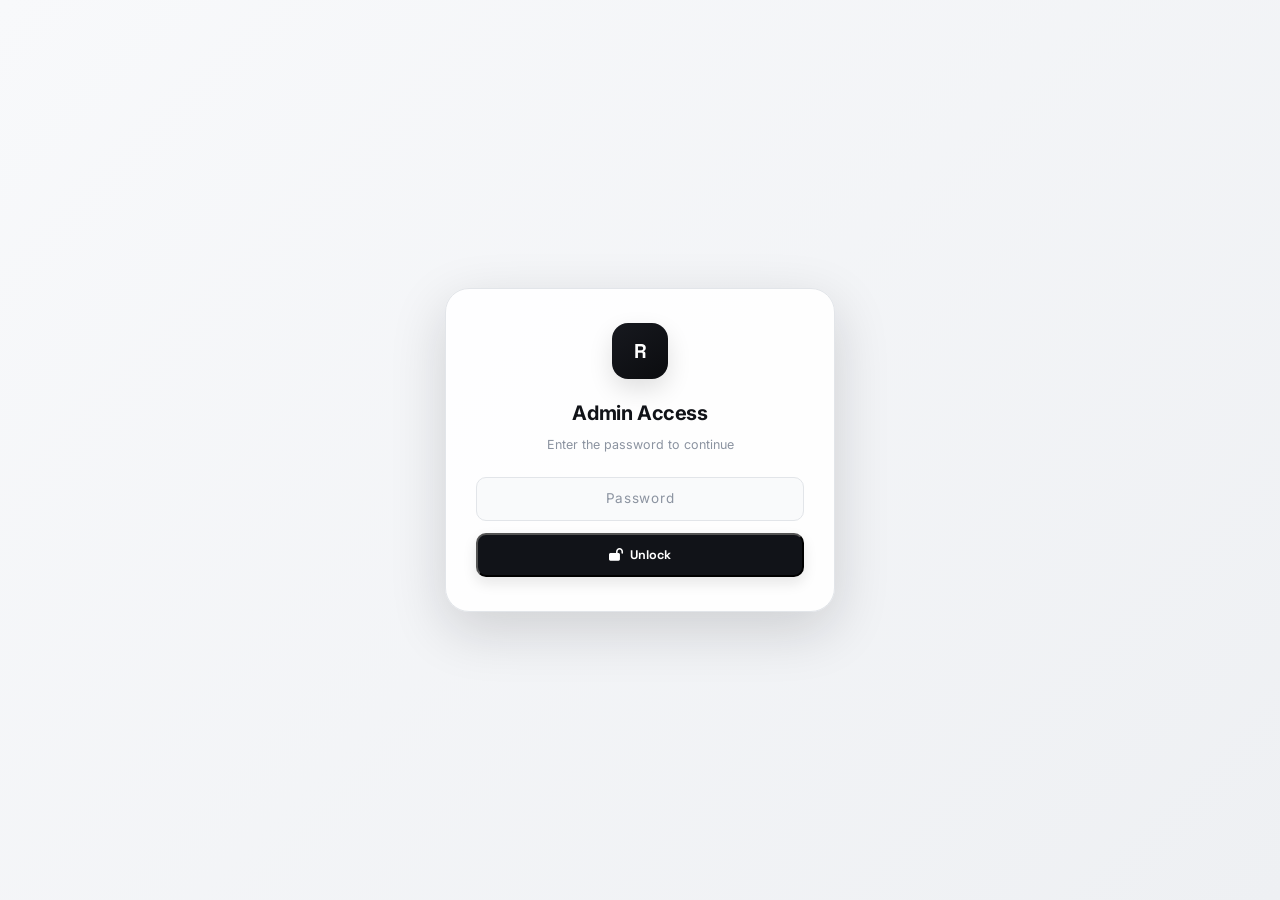
<file: admin.html>
<!DOCTYPE html>
<html lang="en">
<head>
<meta charset="utf-8"/>
<meta name="viewport" content="width=device-width,initial-scale=1"/>
<title>Admin · Riyad Bin Alom</title>
<link href="https://fonts.googleapis.com/css2?family=Space+Grotesk:wght@500;600;700&family=Inter:wght@400;500;600;700&display=swap" rel="stylesheet">
<link rel="stylesheet" href="https://cdnjs.cloudflare.com/ajax/libs/font-awesome/6.6.0/css/all.min.css">
<style>
:root{--bg:#f5f6f8;--panel:#fff;--panel2:#f9fafb;--panel3:#f1f3f5;--line:#e2e5e9;--line-soft:#eef0f3;--text:#111318;--sub:#5f6672;--dim:#8b93a0;--accent:#111318;--accent-soft:#eef0f3;--good:#198754;--good-soft:#eaf7ef;--bad:#d64545;--bad-soft:#fceded;--warn:#a66a00;--warn-soft:#fff5df;--info:#315bd6;--info-soft:#edf2ff;--radius:16px;--maxw:1160px;--topbar-h:68px;--shadow:0 1px 2px rgba(17,19,24,.04),0 10px 30px rgba(17,19,24,.06);--shadow-lg:0 18px 55px rgba(17,19,24,.16);--focus:0 0 0 3px rgba(49,91,214,.14)}
*{box-sizing:border-box;margin:0;padding:0}html{scroll-behavior:smooth}body{font-family:'Inter',system-ui,-apple-system,BlinkMacSystemFont,'Segoe UI',sans-serif;background:radial-gradient(circle at top left,rgba(17,19,24,.035),transparent 30%),var(--bg);color:var(--text);min-height:100vh;line-height:1.6;font-size:14px}body.modal-open{overflow:hidden}h1,h2,h3,.brand,.btn,.summary-title,.page-title{font-family:'Space Grotesk',sans-serif}a{color:inherit;text-decoration:none}button,input,textarea,select{font:inherit}button:focus-visible,input:focus-visible,textarea:focus-visible,select:focus-visible,summary:focus-visible{outline:none;box-shadow:var(--focus)}::selection{background:#111318;color:#fff}::-webkit-scrollbar{width:10px;height:10px}::-webkit-scrollbar-thumb{background:#cfd3d9;border-radius:999px;border:3px solid transparent;background-clip:padding-box}::-webkit-scrollbar-track{background:transparent}
.gate{position:fixed;inset:0;z-index:2000;background:linear-gradient(135deg,#f8f9fb,#eef0f3);display:flex;align-items:center;justify-content:center;padding:24px}.gate-card{width:100%;max-width:390px;background:rgba(255,255,255,.94);border:1px solid var(--line);border-radius:24px;padding:34px 30px;box-shadow:var(--shadow-lg);text-align:center}.gate-mark,.brand-mark{background:linear-gradient(145deg,#17191f,#0b0c0f);color:#fff;display:grid;place-items:center;font-family:'Space Grotesk',sans-serif;font-weight:700}.gate-mark{width:56px;height:56px;border-radius:16px;font-size:20px;margin:0 auto 18px;box-shadow:0 10px 24px rgba(0,0,0,.12)}.gate-title{font-size:20px;font-weight:700;letter-spacing:-.02em}.gate-sub{font-size:12.5px;color:var(--dim);margin:6px 0 22px}.gate-card input{width:100%;background:var(--panel2);border:1px solid var(--line);border-radius:12px;padding:13px 15px;font-size:14px;text-align:center;letter-spacing:.05em;outline:none;transition:.18s}.gate-card input:focus{border-color:#aeb4bd;box-shadow:var(--focus)}.gate-card .btn{width:100%;margin-top:12px}.gate-err{font-size:12.5px;color:var(--bad);margin-top:12px;display:none}.gate-err.show{display:block}
.app{display:none}.app.show{display:block}.topbar{position:sticky;top:0;z-index:150;height:var(--topbar-h);background:rgba(255,255,255,.84);backdrop-filter:blur(18px);-webkit-backdrop-filter:blur(18px);border-bottom:1px solid rgba(227,229,232,.9);display:flex;align-items:center}.topbar-inner{max-width:var(--maxw);margin:0 auto;padding:0 22px;width:100%;display:flex;align-items:center;justify-content:space-between;gap:14px}.topbar-left{display:flex;align-items:center;gap:11px;min-width:0}.ham-btn,.drawer-close,.btn-icon{display:grid;place-items:center;border:1px solid var(--line);background:var(--panel);color:var(--sub);cursor:pointer;transition:.16s}.ham-btn{width:38px;height:38px;border-radius:11px;font-size:14px}.ham-btn:hover,.drawer-close:hover,.btn-icon:hover{background:var(--panel3);color:var(--text);border-color:#cbd0d7}.brand{display:flex;align-items:center;gap:9px;font-weight:700;font-size:15px;white-space:nowrap}.brand-mark{width:29px;height:29px;border-radius:9px;font-size:11px;box-shadow:0 4px 12px rgba(0,0,0,.12)}.topbar-meta{display:flex;align-items:center;gap:8px;min-width:0}.section-tag{font-size:11.5px;color:var(--sub);font-weight:700;padding:7px 11px;border-radius:999px;border:1px solid var(--line);background:rgba(255,255,255,.7);white-space:nowrap}.conn-pill{display:inline-flex;align-items:center;gap:7px;font-size:11.5px;font-weight:700;color:var(--dim);padding:7px 11px;border-radius:999px;border:1px solid var(--line);white-space:nowrap}.conn-pill .dot{width:7px;height:7px;border-radius:50%;background:var(--bad);box-shadow:0 0 0 3px rgba(214,69,69,.08)}.conn-pill.live{color:var(--good);border-color:rgba(25,135,84,.2);background:var(--good-soft)}.conn-pill.live .dot{background:var(--good);box-shadow:0 0 0 3px rgba(25,135,84,.1)}
.drawer-overlay{position:fixed;inset:0;background:rgba(15,17,22,.42);z-index:300;display:none;backdrop-filter:blur(2px)}.drawer-overlay.open{display:block}.drawer{position:fixed;top:0;left:0;bottom:0;width:292px;max-width:88vw;background:var(--panel);z-index:301;transform:translateX(-100%);transition:transform .28s cubic-bezier(.32,.72,0,1);box-shadow:30px 0 60px rgba(15,17,22,.13);display:flex;flex-direction:column;border-right:1px solid var(--line)}.drawer.open{transform:translateX(0)}.drawer-head{padding:20px 18px 16px;border-bottom:1px solid var(--line);display:flex;align-items:center;justify-content:space-between}.drawer-close{width:34px;height:34px;border-radius:10px}.drawer-nav{flex:1;overflow-y:auto;padding:12px}.drawer-section-label{font-size:10px;text-transform:uppercase;letter-spacing:.08em;color:var(--dim);font-weight:800;padding:10px 12px 7px}.drawer-item{width:100%;display:flex;align-items:center;gap:12px;padding:12px 13px;border-radius:11px;cursor:pointer;font-size:13.5px;font-weight:600;color:var(--sub);transition:.16s;margin-bottom:3px;background:transparent;text-align:left}.drawer-item:hover{background:var(--panel2);color:var(--text)}.drawer-item.active{background:var(--text);color:#fff;box-shadow:0 7px 18px rgba(17,19,24,.13)}.drawer-item i{width:19px;text-align:center;font-size:13px}.drawer-item-num{margin-left:auto;font-size:10px;color:var(--dim)}.drawer-item.active .drawer-item-num{color:rgba(255,255,255,.62)}.drawer-div{height:1px;background:var(--line);margin:10px 4px}.drawer-foot{padding:14px 16px;border-top:1px solid var(--line)}
.wrap{max-width:var(--maxw);margin:0 auto;padding:30px 22px 90px}.page-section{display:none}.page-section.active{display:block;animation:fadeIn .22s ease}@keyframes fadeIn{from{opacity:0;transform:translateY(5px)}to{opacity:1;transform:none}}.page-head{margin-bottom:20px;display:flex;align-items:flex-end;justify-content:space-between;gap:16px;flex-wrap:wrap}.page-title{font-size:26px;font-weight:700;letter-spacing:-.035em}.page-sub{font-size:12.5px;color:var(--dim);margin-top:4px}.page-head-actions{display:flex;gap:8px;flex-wrap:wrap}
.panel{background:var(--panel);border:1px solid var(--line);border-radius:var(--radius);padding:21px;margin-bottom:14px;box-shadow:var(--shadow)}.panel:hover{box-shadow:0 12px 28px rgba(17,19,24,.055)}.panel-head{display:flex;align-items:center;justify-content:space-between;margin-bottom:16px;gap:10px;flex-wrap:wrap}.panel-title{font-size:14px;font-weight:800;letter-spacing:-.015em}.panel-note{font-size:11.5px;color:var(--dim);margin-top:2px}
.dashboard-grid{display:grid;grid-template-columns:repeat(4,minmax(0,1fr));gap:12px;margin-bottom:14px}.stat-card{background:var(--panel);border:1px solid var(--line);border-radius:15px;padding:17px;box-shadow:var(--shadow);position:relative;overflow:hidden}.stat-card:after{content:"";position:absolute;width:100px;height:100px;border-radius:50%;right:-45px;bottom:-45px;background:var(--panel3)}.stat-icon{width:36px;height:36px;border-radius:11px;background:var(--panel3);display:grid;place-items:center;color:var(--text);margin-bottom:13px}.stat-value{font-family:'Space Grotesk',sans-serif;font-size:23px;font-weight:700;letter-spacing:-.03em;position:relative;z-index:1}.stat-label{font-size:11px;color:var(--dim);font-weight:600;margin-top:3px;position:relative;z-index:1}.dashboard-two{display:grid;grid-template-columns:1.3fr .7fr;gap:14px}.quick-actions{display:grid;grid-template-columns:repeat(2,minmax(0,1fr));gap:9px}.quick-btn{padding:13px;border:1px solid var(--line);border-radius:12px;background:var(--panel2);cursor:pointer;display:flex;align-items:center;gap:10px;text-align:left;color:var(--text);transition:.16s}.quick-btn:hover{background:var(--panel3);border-color:#cdd1d7;transform:translateY(-1px)}.quick-btn i{width:28px;height:28px;border-radius:9px;background:#fff;border:1px solid var(--line);display:grid;place-items:center;font-size:12px}.repo-summary{display:grid;gap:10px}.meta-row{display:flex;align-items:center;justify-content:space-between;gap:12px;padding:10px 12px;border-radius:10px;background:var(--panel2);border:1px solid var(--line-soft)}.meta-row span:first-child{font-size:11px;color:var(--dim);font-weight:700}.meta-row span:last-child{font-size:12px;font-weight:700;text-align:right;word-break:break-word}
.profile-hero{display:flex;align-items:center;justify-content:space-between;gap:18px;padding:20px;border:1px solid var(--line);border-radius:16px;background:linear-gradient(135deg,#fff,#f7f8fa);margin-bottom:14px}.profile-avatar{width:62px;height:62px;border-radius:18px;background:linear-gradient(145deg,#17191f,#0b0c0f);color:#fff;display:grid;place-items:center;font-family:'Space Grotesk',sans-serif;font-size:22px;font-weight:700;box-shadow:0 10px 26px rgba(0,0,0,.12)}.profile-hero-text{min-width:0;flex:1}.profile-name{font-family:'Space Grotesk',sans-serif;font-size:20px;font-weight:700;letter-spacing:-.025em}.profile-meta{font-size:12px;color:var(--dim);margin-top:3px}.profile-status{font-size:11px;font-weight:800;padding:7px 10px;border-radius:999px;background:var(--bad-soft);color:var(--bad);white-space:nowrap}.profile-status.live{background:var(--good-soft);color:var(--good)}.security-box{display:flex;gap:10px;align-items:flex-start;padding:12px 13px;background:var(--info-soft);border:1px solid rgba(49,91,214,.12);border-radius:11px;margin-top:12px;color:#38518f}.security-box i{margin-top:2px}.token-meta{font-size:11.5px;color:var(--dim);margin-top:7px}
label{display:block;font-size:11.5px;font-weight:700;color:var(--sub);margin:14px 0 6px}label:first-of-type{margin-top:0}input[type="text"],input[type="password"],input[type="url"],textarea,select{width:100%;background:var(--panel2);border:1px solid var(--line);border-radius:10px;padding:10.5px 12px;color:var(--text);font-family:'Inter',sans-serif;font-size:13.5px;outline:none;transition:.16s}input::placeholder,textarea::placeholder{color:var(--dim)}input:hover,textarea:hover,select:hover{border-color:#d3d7dc}input:focus,textarea:focus,select:focus{border-color:#aeb4bd;box-shadow:var(--focus)}textarea{min-height:68px;resize:vertical;line-height:1.65}input[type="file"]{padding:8px 10px;font-size:12.5px}input[aria-invalid="true"],textarea[aria-invalid="true"]{border-color:var(--bad);box-shadow:0 0 0 3px rgba(214,69,69,.1)}.grid2{display:grid;grid-template-columns:1fr 1fr;gap:10px}.grid3{display:grid;grid-template-columns:repeat(3,minmax(0,1fr));gap:10px}.row-inline{display:flex;gap:8px}.row-inline>div{flex:1}.hint{font-size:11px;color:var(--dim);margin-top:6px;display:flex;align-items:center;gap:5px}
.btn{display:inline-flex;align-items:center;justify-content:center;gap:7px;padding:10px 16px;border-radius:10px;cursor:pointer;font-size:12.5px;font-weight:800;transition:.16s;white-space:nowrap}.btn:hover{transform:translateY(-1px)}.btn:active{transform:translateY(0)}.btn:disabled{opacity:.5;cursor:not-allowed;transform:none}.btn-dark{background:var(--text);color:#fff;box-shadow:0 6px 14px rgba(17,19,24,.1)}.btn-dark:hover{background:#000}.btn-outline{background:transparent;border:1px solid var(--line);color:var(--sub)}.btn-outline:hover{border-color:#c5cad1;color:var(--text);background:var(--panel2)}.btn-danger{background:var(--bad);color:#fff}.btn-danger:hover{background:#b93636}.btn-sm{padding:7px 11px;font-size:11.5px;border-radius:9px}.btn-icon{width:34px;height:34px;padding:0;border-radius:9px;font-size:12px}.btn-icon.danger:hover{color:var(--bad);border-color:rgba(214,69,69,.3);background:var(--bad-soft)}.btn-row{display:flex;gap:8px;margin-top:16px;flex-wrap:wrap}
.alert{margin-top:12px;padding:10px 12px;border-radius:10px;font-size:12px;display:none;align-items:center;gap:8px}.alert.show{display:flex}.alert-ok{background:var(--good-soft);color:var(--good);border:1px solid rgba(25,135,84,.18)}.alert-bad{background:var(--bad-soft);color:var(--bad);border:1px solid rgba(214,69,69,.18)}.alert-load{background:var(--accent-soft);color:var(--sub);border:1px solid var(--line)}.alert-info{background:var(--info-soft);color:#38518f;border:1px solid rgba(49,91,214,.12)}
details.mini{border:1px solid var(--line);border-radius:13px;margin-bottom:10px;overflow:hidden;background:var(--panel2)}details.mini[open]{background:var(--panel)}details.mini summary{list-style:none;cursor:pointer;padding:13px 15px;display:flex;align-items:center;justify-content:space-between;font-weight:700;font-size:12.5px;-webkit-tap-highlight-color:transparent}details.mini summary::-webkit-details-marker{display:none}details.mini summary .chev{color:var(--dim);font-size:11px;transition:transform .2s}details.mini[open] summary .chev{transform:rotate(180deg)}.mini-body{padding:2px 15px 15px;border-top:1px solid var(--line-soft)}
.item-row{border:1px solid var(--line);border-radius:11px;padding:12px 13px;margin-bottom:8px;background:var(--panel2)}.item-row:hover{background:#fbfcfd}.item-row-head{display:flex;align-items:center;justify-content:space-between;gap:10px;margin-bottom:3px}.item-row-title{font-size:12.5px;font-weight:700}.item-row-actions{display:flex;gap:5px;flex-shrink:0}.item-empty{font-size:12px;color:var(--dim);text-align:center;padding:18px 0}.chip-list{display:flex;flex-wrap:wrap;gap:6px;margin-top:8px}.chip{display:inline-flex;align-items:center;gap:7px;font-size:11.5px;font-weight:600;padding:5px 9px 5px 11px;border-radius:20px;background:var(--panel2);border:1px solid var(--line)}.chip button{background:none;border:none;color:var(--dim);cursor:pointer;font-size:10px;padding:2px}.chip button:hover{color:var(--bad)}
.preview{background:var(--panel2);border:1px dashed var(--line);border-radius:11px;padding:15px;margin-top:14px}.preview-tag{font-size:10.5px;color:var(--dim);margin-bottom:10px;font-weight:800;letter-spacing:.04em;text-transform:uppercase}.photo-preview{display:flex;align-items:center;gap:12px;margin-top:8px;flex-wrap:wrap}.photo-preview img{width:64px;height:64px;border-radius:11px;object-fit:cover;border:1px solid var(--line);background:#fff}
.subtabs{display:flex;gap:4px;margin-bottom:16px;border-bottom:1px solid var(--line)}.subtab{padding:9px 4px;margin-right:18px;font-size:12.5px;font-weight:800;color:var(--dim);cursor:pointer;border-bottom:2px solid transparent;transition:.15s}.subtab.active{color:var(--text);border-color:var(--text)}.subpanel{display:none}.subpanel.active{display:block}.editing-flag{display:none;align-items:center;justify-content:space-between;gap:10px;padding:9px 12px;border-radius:10px;margin-bottom:14px;background:var(--warn-soft);color:var(--warn);font-size:12px;font-weight:800}.editing-flag.show{display:flex}
.modal-overlay{display:none;position:fixed;inset:0;z-index:1000;background:rgba(15,17,22,.48);align-items:center;justify-content:center;padding:18px;backdrop-filter:blur(3px)}.modal-overlay.show{display:flex}.modal-box{background:var(--panel);border:1px solid var(--line);border-radius:18px;padding:22px;max-width:420px;width:100%;box-shadow:var(--shadow-lg);max-height:min(88vh,720px);overflow:auto}.modal-icon{width:40px;height:40px;border-radius:11px;background:var(--bad-soft);color:var(--bad);display:grid;place-items:center;font-size:15px;margin-bottom:12px}.modal-title{font-size:14.5px;font-weight:800;margin-bottom:6px}.modal-text{font-size:12.5px;color:var(--sub);line-height:1.6;margin-bottom:18px}.modal-text strong{color:var(--text)}.modal-btns{display:flex;gap:8px}.modal-btns .btn{flex:1}
@media(max-width:900px){.dashboard-grid{grid-template-columns:repeat(2,minmax(0,1fr))}.dashboard-two{grid-template-columns:1fr}}@media(max-width:640px){.grid2,.grid3{grid-template-columns:1fr}.wrap{padding:20px 14px 80px}.topbar-inner{padding:0 14px}.topbar-meta{gap:5px}.section-tag{display:none}.page-title{font-size:23px}.dashboard-grid{grid-template-columns:1fr 1fr;gap:9px}.stat-card{padding:14px}.stat-value{font-size:20px}.profile-hero{align-items:flex-start;flex-direction:column}.profile-status{align-self:flex-start}.quick-actions{grid-template-columns:1fr}.row-inline{flex-wrap:wrap}}@media(max-width:400px){.dashboard-grid{grid-template-columns:1fr}.gate-card{padding:28px 20px}}@media(prefers-reduced-motion:reduce){*,*::before,*::after{animation-duration:.01ms!important;animation-iteration-count:1!important;scroll-behavior:auto!important;transition-duration:.01ms!important}}
</style>
</head>
<body>

<!-- ══════════════ PASSWORD GATE ══════════════ -->
<div class="gate" id="gate"><div class="gate-card" role="dialog" aria-modal="true" aria-labelledby="gateTitle"><div class="gate-mark" aria-hidden="true">R</div><div class="gate-title" id="gateTitle">Admin Access</div><div class="gate-sub">Enter the password to continue</div><input type="password" id="gatePw" placeholder="Password" autocomplete="current-password" aria-label="Admin password"><button type="button" class="btn btn-dark" id="unlockBtn" onclick="checkPassword()"><i class="fa-solid fa-lock-open"></i> Unlock</button><div class="gate-err" id="gateErr" role="alert"><i class="fa-solid fa-triangle-exclamation"></i> Incorrect password</div></div></div>
<div class="app" id="app">
<div class="topbar"><div class="topbar-inner"><div class="topbar-left"><button type="button" class="ham-btn" id="menuBtn" onclick="openDrawer()" aria-label="Open navigation" aria-controls="drawer" aria-expanded="false"><i class="fa-solid fa-bars"></i></button><div class="brand"><div class="brand-mark">R</div> Admin</div></div><div class="topbar-meta"><span class="section-tag" id="currentSectionTag">Dashboard</span><span class="conn-pill" id="connPill" aria-live="polite"><span class="dot"></span><span id="connLabel">Offline</span></span></div></div></div>
<div class="drawer-overlay" id="drawerOverlay" onclick="closeDrawer()" aria-hidden="true"></div>
<aside class="drawer" id="drawer" aria-label="Admin navigation"><div class="drawer-head"><div class="brand"><div class="brand-mark">R</div> Navigation</div><button type="button" class="drawer-close" onclick="closeDrawer()" aria-label="Close navigation"><i class="fa-solid fa-xmark"></i></button></div>
<nav class="drawer-nav"><div class="drawer-section-label">Workspace</div><button type="button" class="drawer-item active" data-sec="dashboard" onclick="goSection('dashboard')"><i class="fa-solid fa-chart-line"></i> Dashboard</button><button type="button" class="drawer-item" data-sec="profile" onclick="goSection('profile')"><i class="fa-solid fa-user-gear"></i> My Profile</button><div class="drawer-div"></div><div class="drawer-section-label">Content</div><button type="button" class="drawer-item" data-sec="home" onclick="goSection('home')"><i class="fa-solid fa-house"></i> Home <span class="drawer-item-num">index</span></button><button type="button" class="drawer-item" data-sec="about" onclick="goSection('about')"><i class="fa-solid fa-user"></i> About</button><button type="button" class="drawer-item" data-sec="skill" onclick="goSection('skill')"><i class="fa-solid fa-code"></i> Skill</button><button type="button" class="drawer-item" data-sec="blog" onclick="goSection('blog')"><i class="fa-solid fa-pen-nib"></i> Blog</button><button type="button" class="drawer-item" data-sec="lab" onclick="goSection('lab')"><i class="fa-solid fa-rocket"></i> Lab</button><button type="button" class="drawer-item" data-sec="contact" onclick="goSection('contact')"><i class="fa-solid fa-envelope"></i> Contact</button></nav>
<div class="drawer-foot"><button type="button" class="btn btn-outline" style="width:100%;" onclick="lockPanel()"><i class="fa-solid fa-lock"></i> Lock Panel</button></div></aside>
<main class="wrap">
<section class="page-section active" id="sec-dashboard"><div class="page-head"><div><div class="page-title">Dashboard</div><div class="page-sub">Manage your portfolio from one place.</div></div><div class="page-head-actions"><button type="button" class="btn btn-outline btn-sm" onclick="refreshDashboard()"><i class="fa-solid fa-arrows-rotate"></i> Refresh</button><button type="button" class="btn btn-dark btn-sm" onclick="goSection('profile')"><i class="fa-solid fa-plug"></i> Connection</button></div></div>
<div class="dashboard-grid"><div class="stat-card"><div class="stat-icon"><i class="fa-solid fa-link"></i></div><div class="stat-value" id="dashConnection">Offline</div><div class="stat-label">GitHub connection</div></div><div class="stat-card"><div class="stat-icon"><i class="fa-solid fa-layer-group"></i></div><div class="stat-value">6</div><div class="stat-label">Managed pages</div></div><div class="stat-card"><div class="stat-icon"><i class="fa-solid fa-file-code"></i></div><div class="stat-value" id="dashRepo">—</div><div class="stat-label">Active repository</div></div><div class="stat-card"><div class="stat-icon"><i class="fa-solid fa-shield-halved"></i></div><div class="stat-value">Local</div><div class="stat-label">Admin session</div></div></div>
<div class="dashboard-two"><div class="panel"><div class="panel-head"><div><div class="panel-title">Quick Actions</div><div class="panel-note">Jump directly to the area you need.</div></div></div><div class="quick-actions">
<button type="button" class="quick-btn" onclick="goSection('home')"><i class="fa-solid fa-house"></i><span><strong>Home</strong><br><small>Hero, stats and CTA</small></span></button><button type="button" class="quick-btn" onclick="goSection('about')"><i class="fa-solid fa-user"></i><span><strong>About</strong><br><small>Bio and profile content</small></span></button><button type="button" class="quick-btn" onclick="goSection('skill')"><i class="fa-solid fa-code"></i><span><strong>Skills</strong><br><small>Groups and proficiency</small></span></button><button type="button" class="quick-btn" onclick="goSection('blog')"><i class="fa-solid fa-pen-nib"></i><span><strong>Blog</strong><br><small>Create and manage posts</small></span></button><button type="button" class="quick-btn" onclick="goSection('lab')"><i class="fa-solid fa-rocket"></i><span><strong>Lab</strong><br><small>Sites and project cards</small></span></button><button type="button" class="quick-btn" onclick="goSection('contact')"><i class="fa-solid fa-envelope"></i><span><strong>Contact</strong><br><small>Email and social links</small></span></button></div></div>
<div class="panel"><div class="panel-head"><div><div class="panel-title">Connection Status</div><div class="panel-note">Current GitHub target.</div></div></div><div class="repo-summary"><div class="meta-row"><span>Status</span><span id="dashStatusText">Offline</span></div><div class="meta-row"><span>Owner</span><span id="dashOwner">—</span></div><div class="meta-row"><span>Repository</span><span id="dashRepoName">—</span></div><div class="meta-row"><span>Last checked</span><span id="dashLastChecked">Never</span></div></div></div></div></section>
<section class="page-section" id="sec-profile"><div class="page-head"><div><div class="page-title">My Profile</div><div class="page-sub">Manage your GitHub connection used by the entire Admin Panel.</div></div></div>
<div class="profile-hero"><div style="display:flex;align-items:center;gap:14px;min-width:0;"><div class="profile-avatar" aria-hidden="true">R</div><div class="profile-hero-text"><div class="profile-name">Riyad Bin Alom</div><div class="profile-meta">Portfolio Admin · GitHub-powered content management</div></div></div><div class="profile-status" id="profileStatus">Not connected</div></div>
<div class="panel"><div class="panel-head"><div><div class="panel-title">Repository Connection</div><div class="panel-note">One verified connection is shared by all content sections.</div></div></div>
<label for="token">Personal Access Token</label><div class="row-inline"><div><input type="password" id="token" placeholder="github_pat_..." autocomplete="off" spellcheck="false" aria-label="GitHub personal access token"></div><button type="button" class="btn-icon" onclick="toggleTokenVisibility()" aria-label="Show or hide token"><i class="fa-solid fa-eye" id="eyeIcon"></i></button></div>
<div class="token-meta" id="tokenMeta">No token saved in this browser.</div><div class="grid2"><div><label for="owner">Repo Owner</label><input type="text" id="owner" value="riyadbinalom78-ai" autocomplete="off" spellcheck="false"></div><div><label for="repo">Repo Name</label><input type="text" id="repo" value="rrr" autocomplete="off" spellcheck="false"></div></div>
<div class="btn-row"><button type="button" class="btn btn-dark" id="connectBtn" onclick="saveConnection()"><i class="fa-solid fa-plug"></i> Connect &amp; Verify</button><button type="button" class="btn btn-outline" onclick="clearConnection()"><i class="fa-solid fa-link-slash"></i> Disconnect</button></div>
<div class="security-box"><i class="fa-solid fa-shield-halved"></i><div><strong>Security note:</strong> this front-end stores the token in browser storage so the panel can work without a separate server. Use a GitHub fine-grained token with only the repository permissions this panel needs.</div></div><div class="alert" id="connStatus" role="status" aria-live="polite"></div></div></section>

    <!-- ══════════════ HOME (index.html) ══════════════ -->
    <section class="page-section" id="sec-home">
      <div class="page-head">
        <div class="page-title">Home</div>
        <div class="page-sub">Edits index.html directly.</div>
      </div>

      <div class="panel">
        <div class="panel-head"><div><div class="panel-title">Profile Photo</div><div class="panel-note">Replaces the hero photo (riyad.jpg)</div></div></div>
        <input type="file" id="home-photo" accept="image/*" onchange="previewPhoto(event,'home-photo-preview')">
        <div class="photo-preview" id="home-photo-preview" style="display:none;"><img id="home-photo-img"><span style="font-size:12px;color:var(--dim);">New photo selected</span></div>
        <div class="btn-row"><button class="btn btn-outline btn-sm" onclick="uploadFixedPhoto('home-photo','riyad.jpg','homePhotoStatus')"><i class="fa-solid fa-upload"></i> Upload Photo</button></div>
        <div class="alert" id="homePhotoStatus"></div>
      </div>

      <details class="mini" open><summary>Hero Text <i class="fa-solid fa-chevron-down chev"></i></summary>
        <div class="mini-body">
          <label>Eyebrow label</label><input type="text" class="fld-home" data-key="hero-eyebrow">
          <label>Subtitle (2 lines)</label><textarea class="fld-home" data-key="hero-subtitle" data-multiline="1"></textarea>
          <label>Small label</label><input type="text" class="fld-home" data-key="hero-small">
          <label>Description</label><textarea class="fld-home" data-key="hero-desc" data-bold="1"></textarea>
          <div class="hint">Use **word** for bold.</div>
        </div>
      </details>

      <details class="mini"><summary>Stats Row <i class="fa-solid fa-chevron-down chev"></i></summary>
        <div class="mini-body">
          <div class="grid3">
            <div><div class="hint">Stat 1 number</div><input type="text" class="fld-home" data-key="stat1-n"></div>
            <div><div class="hint">Stat 1 label</div><input type="text" class="fld-home" data-key="stat1-l"></div>
            <div><div class="hint">Stat 2 number</div><input type="text" class="fld-home" data-key="stat2-n"></div>
            <div><div class="hint">Stat 2 label</div><input type="text" class="fld-home" data-key="stat2-l"></div>
            <div><div class="hint">Stat 3 number</div><input type="text" class="fld-home" data-key="stat3-n"></div>
            <div><div class="hint">Stat 3 label</div><input type="text" class="fld-home" data-key="stat3-l"></div>
          </div>
        </div>
      </details>

      <details class="mini"><summary>About Section Header <i class="fa-solid fa-chevron-down chev"></i></summary>
        <div class="mini-body">
          <label>Eyebrow</label><input type="text" class="fld-home" data-key="about-eye">
          <label>Heading (2 lines)</label><textarea class="fld-home" data-key="about-h2" data-multiline="1"></textarea>
          <label>Paragraph</label><textarea class="fld-home" data-key="about-p"></textarea>
        </div>
      </details>

      <details class="mini"><summary>Card — A Seeker of Truth <i class="fa-solid fa-chevron-down chev"></i></summary>
        <div class="mini-body">
          <label>Heading (2 lines)</label><textarea class="fld-home" data-key="card1-h" data-multiline="1"></textarea>
          <label>Paragraph</label><textarea class="fld-home" data-key="card1-p"></textarea>
          <label>Interest list</label>
          <div class="grid2">
            <input type="text" class="fld-home" data-key="int1-label">
            <input type="text" class="fld-home" data-key="int2-label">
            <input type="text" class="fld-home" data-key="int3-label">
            <input type="text" class="fld-home" data-key="int4-label">
            <input type="text" class="fld-home" data-key="int5-label" style="grid-column:1/-1;">
          </div>
        </div>
      </details>

      <details class="mini"><summary>Card — Islamic Studies <i class="fa-solid fa-chevron-down chev"></i></summary>
        <div class="mini-body"><label>Heading</label><input type="text" class="fld-home" data-key="card2-h"><label>Paragraph</label><textarea class="fld-home" data-key="card2-p"></textarea></div>
      </details>
      <details class="mini"><summary>Card — Scientific Curiosity <i class="fa-solid fa-chevron-down chev"></i></summary>
        <div class="mini-body"><label>Heading</label><input type="text" class="fld-home" data-key="card3-h"><label>Paragraph</label><textarea class="fld-home" data-key="card3-p"></textarea></div>
      </details>
      <details class="mini"><summary>Card — Origin (BD) <i class="fa-solid fa-chevron-down chev"></i></summary>
        <div class="mini-body"><label>Text</label><textarea class="fld-home" data-key="card4-p" data-bold="1"></textarea><div class="hint">Use **word** for bold.</div></div>
      </details>
      <details class="mini"><summary>Card — Reflective Writing <i class="fa-solid fa-chevron-down chev"></i></summary>
        <div class="mini-body"><label>Heading</label><input type="text" class="fld-home" data-key="card5-h"><label>Paragraph</label><textarea class="fld-home" data-key="card5-p"></textarea></div>
      </details>
      <details class="mini"><summary>Card — Connect (heading/text only) <i class="fa-solid fa-chevron-down chev"></i></summary>
        <div class="mini-body">
          <label>Heading</label><input type="text" class="fld-home" data-key="card6-h">
          <label>Paragraph</label><textarea class="fld-home" data-key="card6-p"></textarea>
          <div class="hint"><i class="fa-solid fa-circle-info"></i> Social links themselves are managed from Contact.</div>
        </div>
      </details>

      <details class="mini"><summary>Quote Section <i class="fa-solid fa-chevron-down chev"></i></summary>
        <div class="mini-body"><label>Quote text</label><textarea class="fld-home" data-key="quote-text"></textarea><label>Source</label><input type="text" class="fld-home" data-key="quote-src"></div>
      </details>

      <details class="mini"><summary>Blog Teaser <i class="fa-solid fa-chevron-down chev"></i></summary>
        <div class="mini-body"><label>Heading</label><input type="text" class="fld-home" data-key="teaser-h"><label>Paragraph</label><textarea class="fld-home" data-key="teaser-p"></textarea></div>
      </details>

      <details class="mini"><summary>Palestine Section <i class="fa-solid fa-chevron-down chev"></i></summary>
        <div class="mini-body"><label>Heading</label><input type="text" class="fld-home" data-key="pal-h"><label>Paragraph</label><textarea class="fld-home" data-key="pal-p"></textarea></div>
      </details>

      <details class="mini"><summary>Bottom CTA <i class="fa-solid fa-chevron-down chev"></i></summary>
        <div class="mini-body"><label>Heading</label><input type="text" class="fld-home" data-key="cta-h"><label>Paragraph</label><textarea class="fld-home" data-key="cta-p"></textarea></div>
      </details>

      <details class="mini"><summary>Footer <i class="fa-solid fa-chevron-down chev"></i></summary>
        <div class="mini-body"><label>Tagline</label><input type="text" class="fld-home" data-key="footer-tag"></div>
      </details>

      <div class="panel">
        <div class="btn-row" style="margin-top:0;">
          <button class="btn btn-outline" onclick="loadHomeFields()"><i class="fa-solid fa-arrows-rotate"></i> Reload</button>
          <button class="btn btn-dark" id="homeSaveBtn" onclick="saveHomeFields()"><i class="fa-solid fa-floppy-disk"></i> Save Home Changes</button>
        </div>
        <div class="alert" id="homeStatus"></div>
      </div>
    </section>

    <!-- ══════════════ ABOUT (about.html) ══════════════ -->
    <section class="page-section" id="sec-about">
      <div class="page-head">
        <div class="page-title">About</div>
        <div class="page-sub">Edits about.html directly.</div>
      </div>

      <div class="panel">
        <div class="panel-head"><div><div class="panel-title">Profile Photo</div><div class="panel-note">Replaces the about photo (riyad_about.jpg)</div></div></div>
        <input type="file" id="about-photo" accept="image/*" onchange="previewPhoto(event,'about-photo-preview')">
        <div class="photo-preview" id="about-photo-preview" style="display:none;"><img id="about-photo-img"><span style="font-size:12px;color:var(--dim);">New photo selected</span></div>
        <div class="btn-row"><button class="btn btn-outline btn-sm" onclick="uploadFixedPhoto('about-photo','riyad_about.jpg','aboutPhotoStatus')"><i class="fa-solid fa-upload"></i> Upload Photo</button></div>
        <div class="alert" id="aboutPhotoStatus"></div>
      </div>

      <details class="mini" open><summary>Role &amp; Tags <i class="fa-solid fa-chevron-down chev"></i></summary>
        <div class="mini-body">
          <label>Role line</label><input type="text" class="fld-about" data-key="role">
          <label>Tags (5)</label>
          <div class="grid2">
            <input type="text" class="fld-about" data-key="tag1">
            <input type="text" class="fld-about" data-key="tag2">
            <input type="text" class="fld-about" data-key="tag3">
            <input type="text" class="fld-about" data-key="tag4">
            <input type="text" class="fld-about" data-key="tag5" style="grid-column:1/-1;">
          </div>
        </div>
      </details>

      <details class="mini"><summary>Bio Paragraph <i class="fa-solid fa-chevron-down chev"></i></summary>
        <div class="mini-body"><textarea class="fld-about" data-key="bio" data-bold="1"></textarea><div class="hint">Use **word** for bold.</div></div>
      </details>

      <details class="mini"><summary>Interests (5) <i class="fa-solid fa-chevron-down chev"></i></summary>
        <div class="mini-body">
          <label>Islamic Studies</label><input type="text" class="fld-about" data-key="interest1" data-bold="1">
          <label>Science</label><input type="text" class="fld-about" data-key="interest2" data-bold="1">
          <label>History</label><input type="text" class="fld-about" data-key="interest3" data-bold="1">
          <label>Writing</label><input type="text" class="fld-about" data-key="interest4" data-bold="1">
          <label>Web Development</label><input type="text" class="fld-about" data-key="interest5" data-bold="1">
          <div class="hint">Use **word** for bold (e.g. **Islamic Studies** — description).</div>
        </div>
      </details>

      <details class="mini"><summary>Languages (3) <i class="fa-solid fa-chevron-down chev"></i></summary>
        <div class="mini-body">
          <div class="grid2"><input type="text" class="fld-about" data-key="lang1-name" placeholder="Name"><input type="text" class="fld-about" data-key="lang1-lvl" placeholder="Level"></div>
          <div class="grid2" style="margin-top:8px;"><input type="text" class="fld-about" data-key="lang2-name" placeholder="Name"><input type="text" class="fld-about" data-key="lang2-lvl" placeholder="Level"></div>
          <div class="grid2" style="margin-top:8px;"><input type="text" class="fld-about" data-key="lang3-name" placeholder="Name"><input type="text" class="fld-about" data-key="lang3-lvl" placeholder="Level"></div>
        </div>
      </details>

      <details class="mini"><summary>Palestine Card <i class="fa-solid fa-chevron-down chev"></i></summary>
        <div class="mini-body"><label>Heading</label><input type="text" class="fld-about" data-key="pal-h"><label>Text</label><textarea class="fld-about" data-key="pal-p"></textarea></div>
      </details>

      <details class="mini"><summary>Photo Caption <i class="fa-solid fa-chevron-down chev"></i></summary>
        <div class="mini-body"><label>Label</label><input type="text" class="fld-about" data-key="photo-label"><label>Caption</label><input type="text" class="fld-about" data-key="photo-caption"></div>
      </details>

      <div class="panel">
        <div class="btn-row" style="margin-top:0;">
          <button class="btn btn-outline" onclick="loadAboutFields()"><i class="fa-solid fa-arrows-rotate"></i> Reload</button>
          <button class="btn btn-dark" id="aboutSaveBtn" onclick="saveAboutFields()"><i class="fa-solid fa-floppy-disk"></i> Save About Changes</button>
        </div>
        <div class="alert" id="aboutStatus"></div>
      </div>
    </section>

    <!-- ══════════════ SKILL (skills.html) ══════════════ -->
    <section class="page-section" id="sec-skill">
      <div class="page-head">
        <div class="page-title">Skill</div>
        <div class="page-sub">Edits skills.html directly.</div>
      </div>

      <div class="panel">
        <div class="panel-head"><div><div class="panel-title">Profile Photo</div><div class="panel-note">Replaces the skills photo (riyad_skil.jpg)</div></div></div>
        <input type="file" id="skill-photo" accept="image/*" onchange="previewPhoto(event,'skill-photo-preview')">
        <div class="photo-preview" id="skill-photo-preview" style="display:none;"><img id="skill-photo-img"><span style="font-size:12px;color:var(--dim);">New photo selected</span></div>
        <div class="btn-row"><button class="btn btn-outline btn-sm" onclick="uploadFixedPhoto('skill-photo','riyad_skil.jpg','skillPhotoStatus')"><i class="fa-solid fa-upload"></i> Upload Photo</button></div>
        <div class="alert" id="skillPhotoStatus"></div>
      </div>

      <details class="mini" open><summary>Page Header <i class="fa-solid fa-chevron-down chev"></i></summary>
        <div class="mini-body">
          <label>Eyebrow</label><input type="text" class="fld-skill-page" data-key="page-eyebrow">
          <label>Heading</label><input type="text" class="fld-skill-page" data-key="page-h1">
          <label>Subtitle</label><textarea class="fld-skill-page" data-key="page-sub"></textarea>
        </div>
      </details>

      <div class="panel">
        <div class="panel-title">Skill Groups</div>
        <div class="panel-note">Each group has a label and a list of skill bars. Add, edit, or remove skills freely.</div>
        <div id="skillGroupsHost"></div>
      </div>

      <details class="mini"><summary>Sidebar — Quick Summary &amp; How I Work <i class="fa-solid fa-chevron-down chev"></i></summary>
        <div class="mini-body">
          <label>Quick Summary text</label><textarea class="fld-skill-page" data-key="summary-text"></textarea>
          <label>"How I Work" list</label>
          <div id="workListHost"></div>
          <button class="btn btn-outline btn-sm" style="margin-top:8px;" onclick="addWorkItem()"><i class="fa-solid fa-plus"></i> Add Line</button>
        </div>
      </details>

      <div class="panel">
        <div class="btn-row" style="margin-top:0;">
          <button class="btn btn-outline" onclick="loadSkillFields()"><i class="fa-solid fa-arrows-rotate"></i> Reload</button>
          <button class="btn btn-dark" id="skillSaveBtn" onclick="saveSkillFields()"><i class="fa-solid fa-floppy-disk"></i> Save Skill Changes</button>
        </div>
        <div class="alert" id="skillStatus"></div>
      </div>
    </section>

    <!-- ══════════════ BLOG (blog.html) ══════════════ -->
    <section class="page-section" id="sec-blog">
      <div class="page-head">
        <div class="page-title">Blog</div>
        <div class="page-sub">Edits blog.html directly.</div>
      </div>

      <div class="subtabs">
        <div class="subtab active" data-sub="write" onclick="switchBlogTab('write')">Write</div>
        <div class="subtab" data-sub="posts" onclick="switchBlogTab('posts')">Posts</div>
      </div>

      <div class="subpanel active" id="blogtab-write">
        <div class="panel">
          <div class="panel-head"><div><div class="panel-title" id="blogFormTitle">New Post</div></div></div>
          <div class="editing-flag" id="blogEditingFlag"><span><i class="fa-solid fa-pen"></i> Editing: <span id="blogEditingTitle"></span></span><span style="cursor:pointer;" onclick="blogCancelEdit()">✕</span></div>

          <label>Language</label>
          <div class="seg"><div class="seg-btn active" id="blogLangEn" onclick="blogSetLang('en')">English</div><div class="seg-btn" id="blogLangBn" onclick="blogSetLang('bn')">বাংলা</div></div>

          <label>Title</label><input type="text" id="blogTitle" oninput="blogUpdatePreview()">
          <label>Tag / Category</label><input type="text" id="blogTag" oninput="blogUpdatePreview()">
          <label>Content — blank line between paragraphs</label><textarea id="blogContent" oninput="blogUpdatePreview()" style="min-height:130px;"></textarea>
          <label>Closing quote (optional)</label><input type="text" id="blogQuote" oninput="blogUpdatePreview()">

          <label>Image (optional)</label>
          <input type="file" id="blogImageFile" accept="image/*" onchange="blogHandleImageSelect(event)">
          <div class="photo-preview" id="blogImagePreviewWrap" style="display:none;"><img id="blogImagePreviewImg"><button class="btn btn-outline btn-sm" onclick="blogClearImage()">Remove</button></div>

          <label>Video (optional)</label>
          <div class="seg"><div class="seg-btn active" id="blogVidYt" onclick="blogSetVideoMode('yt')">YouTube Link</div><div class="seg-btn" id="blogVidUp" onclick="blogSetVideoMode('upload')">Upload File</div></div>
          <div id="blogVideoYtWrap" style="margin-top:8px;"><input type="text" id="blogVideoUrl" placeholder="https://youtube.com/watch?v=..." oninput="blogUpdatePreview()"></div>
          <div id="blogVideoUpWrap" style="display:none;margin-top:8px;">
            <input type="file" id="blogVideoFile" accept="video/*" onchange="blogHandleVideoSelect(event)">
            <div class="hint"><i class="fa-solid fa-triangle-exclamation"></i> Keep under ~20MB.</div>
            <div class="photo-preview" id="blogVideoPreviewWrap" style="display:none;"><span style="font-size:12px;" id="blogVideoFileName"></span><button class="btn btn-outline btn-sm" onclick="blogClearVideo()">Remove</button></div>
          </div>

          <div class="preview">
            <div class="preview-tag"><i class="fa-solid fa-eye"></i> Preview</div>
            <div id="blogPreviewBox" style="font-size:13px;color:var(--dim);">Start typing to preview...</div>
          </div>

          <div class="btn-row">
            <button class="btn btn-dark" id="blogPublishBtn" onclick="blogSubmitPost()"><i class="fa-solid fa-paper-plane"></i> <span id="blogPublishBtnText">Publish</span></button>
          </div>
          <div class="alert" id="blogPublishStatus"></div>
        </div>
      </div>

      <div class="subpanel" id="blogtab-posts">
        <div class="panel">
          <div class="panel-head">
            <div><div class="panel-title">All Posts</div></div>
            <button class="btn btn-outline btn-sm" onclick="blogLoadPostsList()"><i class="fa-solid fa-arrows-rotate"></i> Refresh</button>
          </div>
          <div id="blogPostsList"><div class="item-empty">Connect first.</div></div>
        </div>
      </div>
    </section>

    <!-- ══════════════ LAB (lab.html) ══════════════ -->
    <section class="page-section" id="sec-lab">
      <div class="page-head">
        <div class="page-title">Lab</div>
        <div class="page-sub">Edits lab.html directly.</div>
      </div>

      <details class="mini" open><summary>HISAB App Card <i class="fa-solid fa-chevron-down chev"></i></summary>
        <div class="mini-body">
          <label>Title</label><input type="text" class="fld-lab" data-key="hisab-title">
          <label>Tagline</label><input type="text" class="fld-lab" data-key="hisab-tagline">
          <label>Description</label><textarea class="fld-lab" data-key="hisab-desc"></textarea>
          <label>Download link</label><input type="text" class="fld-lab" data-key="hisab-download">
          <label>Feature tags (4)</label>
          <div class="grid2">
            <input type="text" class="fld-lab" data-key="hisab-feat1">
            <input type="text" class="fld-lab" data-key="hisab-feat2">
            <input type="text" class="fld-lab" data-key="hisab-feat3">
            <input type="text" class="fld-lab" data-key="hisab-feat4">
          </div>
        </div>
      </details>

      <div class="panel">
        <div class="panel-head"><div><div class="panel-title">Live Websites</div><div class="panel-note">Add, edit, or remove site cards</div></div></div>
        <div id="labSitesHost"></div>
        <button class="btn btn-outline btn-sm" style="margin-top:6px;" onclick="labOpenSiteForm(null)"><i class="fa-solid fa-plus"></i> Add Site</button>
      </div>

      <details class="mini"><summary>Games <i class="fa-solid fa-chevron-down chev"></i></summary>
        <div class="mini-body">
          <label>Snake — title</label><input type="text" class="fld-lab" data-key="game1-title">
          <label>Snake — description</label><textarea class="fld-lab" data-key="game1-desc"></textarea>
          <label>Snake — play link</label><input type="text" class="fld-lab" data-key="game1-link">
          <label style="margin-top:20px;">Pong — title</label><input type="text" class="fld-lab" data-key="game2-title">
          <label>Pong — description</label><textarea class="fld-lab" data-key="game2-desc"></textarea>
          <label>Pong — play link</label><input type="text" class="fld-lab" data-key="game2-link">
        </div>
      </details>

      <details class="mini"><summary>Coming Soon Tags <i class="fa-solid fa-chevron-down chev"></i></summary>
        <div class="mini-body">
          <div class="chip-list" id="comingSoonChips"></div>
          <div class="row-inline" style="margin-top:10px;">
            <input type="text" id="comingSoonInput" placeholder="New tag...">
            <button class="btn btn-outline btn-sm" onclick="addComingSoonChip()">Add</button>
          </div>
        </div>
      </details>

      <div class="panel">
        <div class="btn-row" style="margin-top:0;">
          <button class="btn btn-outline" onclick="loadLabFields()"><i class="fa-solid fa-arrows-rotate"></i> Reload</button>
          <button class="btn btn-dark" id="labSaveBtn" onclick="saveLabFields()"><i class="fa-solid fa-floppy-disk"></i> Save Lab Changes</button>
        </div>
        <div class="alert" id="labStatus"></div>
      </div>
    </section>

    <!-- ══════════════ CONTACT (contact.html + social.json) ══════════════ -->
    <section class="page-section" id="sec-contact">
      <div class="page-head">
        <div class="page-title">Contact</div>
        <div class="page-sub">Email &amp; location edit contact.html. Social links update everywhere automatically.</div>
      </div>

      <div class="panel">
        <div class="panel-title">Contact Details</div>
        <label>Email</label><input type="text" class="fld-contact" data-key="contact-email">
        <label>Location</label><input type="text" class="fld-contact" data-key="contact-location">
      </div>

      <div class="panel">
        <div class="panel-title">Social Media Links</div>
        <div class="panel-note">Saved once here — Home, About, and Skill will show these same links automatically.</div>
        <label>Facebook</label><input type="text" id="social-fb" placeholder="https://facebook.com/...">
        <label>X (Twitter)</label><input type="text" id="social-x" placeholder="https://x.com/...">
        <label>Instagram</label><input type="text" id="social-ig" placeholder="https://instagram.com/...">
        <label>YouTube</label><input type="text" id="social-yt" placeholder="https://youtube.com/...">
      </div>

      <div class="panel">
        <div class="btn-row" style="margin-top:0;">
          <button class="btn btn-outline" onclick="loadContactFields()"><i class="fa-solid fa-arrows-rotate"></i> Reload</button>
          <button class="btn btn-dark" id="contactSaveBtn" onclick="saveContactFields()"><i class="fa-solid fa-floppy-disk"></i> Save Contact Changes</button>
        </div>
        <div class="alert" id="contactStatus"></div>
      </div>
    </section>

  </main>
</div>

<!-- Delete confirmation modal (shared) -->
<div class="modal-overlay" id="deleteModal">
  <div class="modal-box">
    <div class="modal-icon"><i class="fa-solid fa-trash"></i></div>
    <div class="modal-title">Delete this?</div>
    <div class="modal-text">"<strong id="deleteModalTitle"></strong>" will be permanently removed.</div>
    <div class="modal-btns">
      <button class="btn btn-outline" onclick="closeDeleteModal()">Cancel</button>
      <button class="btn btn-danger" id="confirmDeleteBtn">Delete</button>
    </div>
  </div>
</div>

<!-- Site card add/edit modal (Lab) -->
<div class="modal-overlay" id="siteModal">
  <div class="modal-box" style="max-width:420px;text-align:left;">
    <div class="modal-title" id="siteModalTitle" style="margin-bottom:14px;">Add Site</div>
    <label>Emoji</label><input type="text" id="siteEmoji" placeholder="🌙" maxlength="4">
    <label>Tag</label><input type="text" id="siteTag" placeholder="Featured Project">
    <label>Title</label><input type="text" id="siteTitle">
    <label>Description</label><textarea id="siteDesc"></textarea>
    <label>URL</label><input type="text" id="siteUrl" placeholder="https://...">
    <div class="modal-btns" style="margin-top:16px;">
      <button class="btn btn-outline" onclick="closeSiteModal()">Cancel</button>
      <button class="btn btn-dark" id="siteModalSaveBtn">Save</button>
    </div>
  </div>
</div>

<script>
/* ══════════════════════════════════════
   PASSWORD GATE
══════════════════════════════════════ */
const PW_HASH = '3770de42cd9ea2d94978d6e5f117d732190c295068c3bec5a45a63d8ebbe62fb';

async function sha256(text){
  const enc = new TextEncoder().encode(text);
  const buf = await crypto.subtle.digest('SHA-256', enc);
  return Array.from(new Uint8Array(buf)).map(b => b.toString(16).padStart(2,'0')).join('');
}

async function checkPassword(){
  const input=document.getElementById('gatePw'),err=document.getElementById('gateErr'),btn=document.getElementById('unlockBtn'),pw=input.value;err.classList.remove('show');
  if(!pw){err.textContent='Enter the admin password';err.classList.add('show');return}
  const attempts=Number(sessionStorage.getItem('admin_attempts')||'0'),lockUntil=Number(sessionStorage.getItem('admin_lock_until')||'0');
  if(lockUntil>Date.now()){err.innerHTML=`<i class="fa-solid fa-clock"></i> Too many attempts. Try again in ${Math.ceil((lockUntil-Date.now())/1000)}s.`;err.classList.add('show');return}
  btn.disabled=true;try{const hash=await sha256(pw);if(hash===PW_HASH){sessionStorage.setItem('admin_unlocked','1');sessionStorage.removeItem('admin_attempts');sessionStorage.removeItem('admin_lock_until');unlockApp()}else{const next=attempts+1;sessionStorage.setItem('admin_attempts',String(next));if(next>=5)sessionStorage.setItem('admin_lock_until',String(Date.now()+30000));err.innerHTML='<i class="fa-solid fa-triangle-exclamation"></i> Incorrect password';err.classList.add('show');input.select()}}catch(e){err.textContent='Could not verify the password in this browser.';err.classList.add('show')}finally{btn.disabled=false}
}

document.getElementById('gatePw').addEventListener('keydown', e => { if(e.key === 'Enter') checkPassword(); });

function unlockApp(){document.getElementById('gate').style.display='none';document.getElementById('app').classList.add('show');loadConnection();updateDashboard();goSection('dashboard')}


function lockPanel(){
  sessionStorage.removeItem('admin_unlocked');
  location.reload();
}

if(sessionStorage.getItem('admin_unlocked') === '1'){
  unlockApp();
}

/* ══════════════════════════════════════
   DRAWER NAV / SECTION SWITCHING
══════════════════════════════════════ */
const SECTION_LABELS={dashboard:'Dashboard',profile:'My Profile',home:'Home',about:'About',skill:'Skill',blog:'Blog',lab:'Lab',contact:'Contact'};
const SECTION_LOADED={home:false,about:false,skill:false,blog:false,lab:false,contact:false};
function openDrawer(){
  document.getElementById('drawer').classList.add('open');
  document.getElementById('drawerOverlay').classList.add('open');
  document.getElementById('menuBtn').setAttribute('aria-expanded','true');
  document.body.classList.add('modal-open');
}
function closeDrawer(){
  document.getElementById('drawer').classList.remove('open');
  document.getElementById('drawerOverlay').classList.remove('open');
  const menu=document.getElementById('menuBtn');if(menu)menu.setAttribute('aria-expanded','false');
  if(!document.querySelector('.modal-overlay.show'))document.body.classList.remove('modal-open');
}

function goSection(name){const target=document.getElementById('sec-'+name);if(!target)return;document.querySelectorAll('.page-section').forEach(s=>s.classList.remove('active'));target.classList.add('active');document.querySelectorAll('.drawer-item').forEach(i=>i.classList.toggle('active',i.dataset.sec===name));document.getElementById('currentSectionTag').textContent=SECTION_LABELS[name]||name;closeDrawer();if(name==='dashboard'){updateDashboard();return}if(!localStorage.getItem('gh_token'))return;if(SECTION_LOADERS[name]&&!SECTION_LOADED[name])SECTION_LOADERS[name]().then(ok=>SECTION_LOADED[name]=(typeof ok==='boolean'?ok:true))}

/* ══════════════════════════════════════
   SHARED: CONNECTION + GITHUB HELPERS
══════════════════════════════════════ */
const API_BASE='https://api.github.com',GITHUB_API_VERSION='2022-11-28',FETCH_TIMEOUT_MS=20000;
const SECTION_LOADERS={home:loadHomeFields,about:loadAboutFields,skill:loadSkillFields,blog:blogLoadPostsList,lab:loadLabFields,contact:loadContactFields};
function getAuthHeaders(){const token=localStorage.getItem('gh_token');return{'Authorization':`Bearer ${token}`,'Accept':'application/vnd.github+json','X-GitHub-Api-Version':GITHUB_API_VERSION}}
function requireConnection(){if(!localStorage.getItem('gh_token')||!localStorage.getItem('gh_owner')||!localStorage.getItem('gh_repo'))throw new Error('Connect to GitHub from My Profile first.')}
async function githubFetch(path,options={}){const controller=new AbortController(),timer=setTimeout(()=>controller.abort(),FETCH_TIMEOUT_MS);try{const res=await fetch(`${API_BASE}${path}`,{...options,headers:{...getAuthHeaders(),...(options.headers||{})},signal:controller.signal,cache:'no-store'});if(!res.ok){const payload=await res.json().catch(()=>({}));const remaining=res.headers.get('X-RateLimit-Remaining');throw new Error((payload.message||`GitHub API error ${res.status}`)+(remaining==='0'?' GitHub API rate limit is exhausted.':''))}return res.status===204?null:res.json()}catch(e){if(e.name==='AbortError')throw new Error('Request timed out. Check your connection and try again.');throw e}finally{clearTimeout(timer)}}
function utf8ToBase64(text){const bytes=new TextEncoder().encode(String(text));let binary='';for(let i=0;i<bytes.length;i+=0x8000)binary+=String.fromCharCode(...bytes.subarray(i,i+0x8000));return btoa(binary)}
function base64ToUtf8(base64){const binary=atob(String(base64));const bytes=new Uint8Array(binary.length);for(let i=0;i<binary.length;i++)bytes[i]=binary.charCodeAt(i);return new TextDecoder().decode(bytes)}
function clearStoredConnection(){localStorage.removeItem('gh_token');localStorage.removeItem('gh_owner');localStorage.removeItem('gh_repo');Object.keys(SECTION_LOADED).forEach(k=>SECTION_LOADED[k]=false)}
function updateTokenMeta(){const el=document.getElementById('tokenMeta'),token=localStorage.getItem('gh_token');if(!token){el.textContent='No token saved in this browser.';return}el.textContent=`Saved locally · ${token.slice(0,4)}••••${token.slice(-4)}`}
function clearConnection(){clearStoredConnection();document.getElementById('token').value='';updateTokenMeta();setConnected(false);updateDashboard();showAlert('connStatus','<i class="fa-solid fa-circle-check"></i> GitHub connection removed from this browser.','alert-ok')}
function updateDashboard(){const token=localStorage.getItem('gh_token'),owner=localStorage.getItem('gh_owner'),repo=localStorage.getItem('gh_repo'),live=!!(token&&owner&&repo);document.getElementById('dashConnection').textContent=live?'Ready':'Offline';document.getElementById('dashStatusText').textContent=live?'Connected':'Offline';document.getElementById('dashOwner').textContent=owner||'—';document.getElementById('dashRepoName').textContent=repo||'—';document.getElementById('dashRepo').textContent=repo||'—';document.getElementById('profileStatus').textContent=live?'Connected':'Not connected';document.getElementById('profileStatus').classList.toggle('live',live);updateTokenMeta()}
async function refreshDashboard(){updateDashboard();if(!localStorage.getItem('gh_token'))return;const checked=document.getElementById('dashLastChecked');checked.textContent='Checking…';try{const owner=localStorage.getItem('gh_owner'),repo=localStorage.getItem('gh_repo'),info=await githubFetch(`/repos/${encodeURIComponent(owner)}/${encodeURIComponent(repo)}`);setConnected(true);document.getElementById('dashStatusText').textContent='Connected';document.getElementById('dashConnection').textContent='Live';document.getElementById('dashOwner').textContent=owner||'—';document.getElementById('dashRepoName').textContent=repo||'—';document.getElementById('dashRepo').textContent=repo||'—';checked.textContent=new Date().toLocaleTimeString([],{hour:'numeric',minute:'2-digit'});document.getElementById('profileStatus').textContent=info.permissions?.push?'Connected · Write':'Connected';document.getElementById('profileStatus').classList.add('live')}catch(e){setConnected(false);document.getElementById('dashStatusText').textContent='Offline';document.getElementById('dashConnection').textContent='Offline';checked.textContent='Check failed'}}


function toggleTokenVisibility(){
  const t = document.getElementById('token');
  const icon = document.getElementById('eyeIcon');
  if(t.type === 'password'){ t.type = 'text'; icon.className = 'fa-solid fa-eye-slash'; }
  else { t.type = 'password'; icon.className = 'fa-solid fa-eye'; }
}

function loadConnection(){const token=localStorage.getItem('gh_token'),owner=localStorage.getItem('gh_owner'),repo=localStorage.getItem('gh_repo');if(token)document.getElementById('token').value=token;if(owner)document.getElementById('owner').value=owner;if(repo)document.getElementById('repo').value=repo;setConnected(!!(token&&owner&&repo));updateTokenMeta();updateDashboard()}


function setConnected(on){document.getElementById('connPill').classList.toggle('live',on);document.getElementById('connLabel').textContent=on?'Connected':'Offline';const status=document.getElementById('profileStatus');if(status){status.textContent=on?'Connected':'Not connected';status.classList.toggle('live',on)}}


function showAlert(id,msg,type){const el=document.getElementById(id);if(!el)return;el.innerHTML=msg;el.className='alert show '+type}
function showErrorAlert(id,msg){showAlert(id,`<i class="fa-solid fa-circle-xmark"></i> ${escapeHtml(String(msg||'Something went wrong.'))}`,'alert-bad')}


async function saveConnection(){
  const token=document.getElementById('token').value.trim(),owner=document.getElementById('owner').value.trim(),repo=document.getElementById('repo').value.trim();
  if(!token||!owner||!repo){showAlert('connStatus','<i class="fa-solid fa-triangle-exclamation"></i> Token, owner and repository are required','alert-bad');return false}
  const btn=document.getElementById('connectBtn');btn.disabled=true;showAlert('connStatus','<i class="fa-solid fa-spinner fa-spin"></i> Verifying repository and write access...','alert-load');
  try{
    const controller=new AbortController(),timer=setTimeout(()=>controller.abort(),FETCH_TIMEOUT_MS);
    let res;
    try{
      res=await fetch(`${API_BASE}/repos/${encodeURIComponent(owner)}/${encodeURIComponent(repo)}`,{headers:{'Authorization':`Bearer ${token}`,'Accept':'application/vnd.github+json','X-GitHub-Api-Version':GITHUB_API_VERSION},signal:controller.signal,cache:'no-store'})
    }finally{clearTimeout(timer)}
    if(!res.ok){const payload=await res.json().catch(()=>({}));throw new Error(payload.message||`GitHub API error ${res.status}`)}
    const info=await res.json();
    if(!(info.permissions&&info.permissions.push))throw new Error('Repository is accessible, but this token does not have write permission.');
    localStorage.setItem('gh_token',token);localStorage.setItem('gh_owner',owner);localStorage.setItem('gh_repo',repo);setConnected(true);updateDashboard();
    showAlert('connStatus','<i class="fa-solid fa-circle-check"></i> Connected and write access verified.','alert-ok');Object.keys(SECTION_LOADED).forEach(k=>SECTION_LOADED[k]=false);return true
  }catch(e){setConnected(!!(localStorage.getItem('gh_token')&&localStorage.getItem('gh_owner')&&localStorage.getItem('gh_repo')));updateDashboard();showErrorAlert('connStatus','Connection failed — '+e.message);return false}
  finally{btn.disabled=false}
}



function githubContentPath(path){return String(path).split('/').map(encodeURIComponent).join('/')}
async function getFile(path){requireConnection();const owner=localStorage.getItem('gh_owner'),repo=localStorage.getItem('gh_repo'),data=await githubFetch(`/repos/${encodeURIComponent(owner)}/${encodeURIComponent(repo)}/contents/${githubContentPath(path)}`);if(Array.isArray(data))throw new Error(`"${path}" is a directory, not a file.`);return{sha:data.sha,content:base64ToUtf8(String(data.content||'').replace(/\s/g,'')),url:data.html_url||''}}


async function putFile(path,contentStr,sha,message){requireConnection();const owner=localStorage.getItem('gh_owner'),repo=localStorage.getItem('gh_repo'),body={message:String(message||'Update file'),content:utf8ToBase64(contentStr)};if(sha)body.sha=sha;return githubFetch(`/repos/${encodeURIComponent(owner)}/${encodeURIComponent(repo)}/contents/${githubContentPath(path)}`,{method:'PUT',body:JSON.stringify(body)})}


async function putBinaryFile(path,base64Content,sha,message){requireConnection();const owner=localStorage.getItem('gh_owner'),repo=localStorage.getItem('gh_repo'),body={message:String(message||'Update binary file'),content:base64Content};if(sha)body.sha=sha;return githubFetch(`/repos/${encodeURIComponent(owner)}/${encodeURIComponent(repo)}/contents/${githubContentPath(path)}`,{method:'PUT',body:JSON.stringify(body)})}


function escapeHtml(str){
  const div = document.createElement('div');
  div.textContent = str;
  return div.innerHTML;
}

function readFileAsBase64(file){return new Promise((resolve,reject)=>{if(!file)return reject(new Error('No file selected.'));const reader=new FileReader();reader.onload=()=>resolve(String(reader.result).split(',')[1]||'');reader.onerror=()=>reject(new Error('Could not read the file.'));reader.readAsDataURL(file)})}


/* Marker helpers shared by Home / About / Contact (simple text fields) */
function htmlToText(html){
  let s = html.trim();
  s = s.replace(/<br\s*\/?>/gi, '\n');
  s = s.replace(/<strong[^>]*>(.*?)<\/strong>/gi, '**$1**');
  const div = document.createElement('div');
  div.innerHTML = s;
  return (div.textContent || '').trim();
}
function validateUrl(value,{allowRelative=false}={}){const v=String(value||'').trim();if(!v)return true;if(allowRelative&&(/^\/(?!\/)/.test(v)||/^[\w.-]+\//.test(v)))return true;try{const u=new URL(v);return u.protocol==='http:'||u.protocol==='https:'}catch{return false}}
function normalizeYoutubeUrl(value){const v=String(value||'').trim();if(!v)return '';if(!extractYouTubeId(v))throw new Error('Enter a valid YouTube URL.');return v}
function textToHtml(raw){
  let escaped = escapeHtml(raw.trim());
  escaped = escaped.replace(/\*\*(.+?)\*\*/g, '<strong>$1</strong>');
  escaped = escaped.replace(/\n/g, '<br>');
  return escaped;
}

/* ══════════════════════════════════════
   PHOTO UPLOAD (Home / About / Skill — fixed filenames)
══════════════════════════════════════ */
const pendingPhotos = {};

/* Resize + re-encode any photo (including large or unusual formats) as a
   compact JPEG before upload — avoids upload failures and keeps the repo small. */
function compressImage(file,maxDim=1400,quality=.82){return new Promise((resolve,reject)=>{if(!file)return reject(new Error('Choose an image first.'));if(!file.type.startsWith('image/'))return reject(new Error('Only image files are supported.'));if(file.size>12*1024*1024)return reject(new Error('Image is too large. Keep it under 12MB.'));const reader=new FileReader();reader.onerror=()=>reject(new Error('Could not read that image.'));reader.onload=e=>{const img=new Image();img.onerror=()=>reject(new Error('That file could not be read as an image.'));img.onload=()=>{let{width,height}=img;if(!width||!height)return reject(new Error('Invalid image dimensions.'));if(width>maxDim||height>maxDim){if(width>height){height=Math.round(height*(maxDim/width));width=maxDim}else{width=Math.round(width*(maxDim/height));height=maxDim}}const canvas=document.createElement('canvas');canvas.width=width;canvas.height=height;const ctx=canvas.getContext('2d',{alpha:false});if(!ctx)return reject(new Error('Could not process this image.'));ctx.drawImage(img,0,0,width,height);canvas.toBlob(blob=>blob?resolve(blob):reject(new Error('Could not compress this image.')),'image/jpeg',quality)};img.src=e.target.result};reader.readAsDataURL(file)})}


async function previewPhoto(event, wrapId){
  const file = event.target.files[0];
  if(!file) return;
  const inputId = event.target.id;
  const statusId = wrapId.replace('-preview','') === 'home-photo' ? 'homePhotoStatus' : wrapId.replace('-preview','') === 'about-photo' ? 'aboutPhotoStatus' : 'skillPhotoStatus';
  try {
    const compressed = await compressImage(file);
    pendingPhotos[inputId] = compressed;
    const reader = new FileReader();
    reader.onload = e => {
      const wrap = document.getElementById(wrapId);
      wrap.style.display = 'flex';
      wrap.querySelector('img').src = e.target.result;
    };
    reader.readAsDataURL(compressed);
  } catch(err){
    showAlert(statusId, '<i class="fa-solid fa-circle-xmark"></i> ' + err.message, 'alert-bad');
  }
}

async function uploadFixedPhoto(inputId,filename,statusId){const file=pendingPhotos[inputId];if(!file){showAlert(statusId,'<i class="fa-solid fa-triangle-exclamation"></i> Choose a photo first','alert-bad');return false}if(!localStorage.getItem('gh_token')){showAlert(statusId,'<i class="fa-solid fa-triangle-exclamation"></i> Connect in My Profile first','alert-bad');return false}showAlert(statusId,'<i class="fa-solid fa-spinner fa-spin"></i> Uploading...','alert-load');try{const existing=await getFile(filename),b64=await readFileAsBase64(file);await putBinaryFile(filename,b64,existing?existing.sha:null,`Update photo: ${filename}`);pendingPhotos[inputId]=null;document.getElementById(inputId).value='';showAlert(statusId,'<i class="fa-solid fa-circle-check"></i> Photo updated.','alert-ok');return true}catch(e){showErrorAlert(statusId,'Upload failed — '+e.message);return false}}


/* ══════════════════════════════════════
   HOME (index.html)
══════════════════════════════════════ */
async function loadHomeFields(){showAlert('homeStatus','<i class="fa-solid fa-spinner fa-spin"></i> Loading...','alert-load');try{const file=await getFile('index.html');if(!file)throw new Error('index.html not found');document.querySelectorAll('.fld-home').forEach(el=>{const key=el.dataset.key,s=file.content.indexOf(`<!-- EDIT:${key}:START -->`),e=file.content.indexOf(`<!-- EDIT:${key}:END -->`);if(s===-1||e===-1)return;el.value=htmlToText(file.content.slice(s+`<!-- EDIT:${key}:START -->`.length,e))});showAlert('homeStatus','<i class="fa-solid fa-circle-check"></i> Loaded.','alert-ok');return true}catch(e){showErrorAlert('homeStatus',e.message);return false}}


async function saveHomeFields(){
  const btn = document.getElementById('homeSaveBtn');
  btn.disabled = true;
  showAlert('homeStatus','<i class="fa-solid fa-spinner fa-spin"></i> Saving...','alert-load');
  try {
    const file = await getFile('index.html');
    if(!file) throw new Error('index.html not found');
    let content = file.content;
    document.querySelectorAll('.fld-home').forEach(el => {
      const key = el.dataset.key;
      const startTag = `<!-- EDIT:${key}:START -->`, endTag = `<!-- EDIT:${key}:END -->`;
      const s = content.indexOf(startTag), e = content.indexOf(endTag);
      if(s === -1 || e === -1) return;
      content = content.slice(0, s + startTag.length) + textToHtml(el.value) + content.slice(e);
    });
    await putFile('index.html', content, file.sha, 'Update homepage via admin panel');
    showAlert('homeStatus','<i class="fa-solid fa-circle-check"></i> Saved! Live in a minute.','alert-ok');
  } catch(e){ showErrorAlert('homeStatus', e.message); }
  finally { btn.disabled = false; }
}

/* ══════════════════════════════════════
   ABOUT (about.html)
══════════════════════════════════════ */
async function loadAboutFields(){showAlert('aboutStatus','<i class="fa-solid fa-spinner fa-spin"></i> Loading...','alert-load');try{const file=await getFile('about.html');if(!file)throw new Error('about.html not found');document.querySelectorAll('.fld-about').forEach(el=>{const key=el.dataset.key,s=file.content.indexOf(`<!-- EDIT:${key}:START -->`),e=file.content.indexOf(`<!-- EDIT:${key}:END -->`);if(s===-1||e===-1)return;el.value=htmlToText(file.content.slice(s+`<!-- EDIT:${key}:START -->`.length,e))});showAlert('aboutStatus','<i class="fa-solid fa-circle-check"></i> Loaded.','alert-ok');return true}catch(e){showErrorAlert('aboutStatus',e.message);return false}}


async function saveAboutFields(){
  const btn = document.getElementById('aboutSaveBtn');
  btn.disabled = true;
  showAlert('aboutStatus','<i class="fa-solid fa-spinner fa-spin"></i> Saving...','alert-load');
  try {
    const file = await getFile('about.html');
    if(!file) throw new Error('about.html not found');
    let content = file.content;
    document.querySelectorAll('.fld-about').forEach(el => {
      const key = el.dataset.key;
      const startTag = `<!-- EDIT:${key}:START -->`, endTag = `<!-- EDIT:${key}:END -->`;
      const s = content.indexOf(startTag), e = content.indexOf(endTag);
      if(s === -1 || e === -1) return;
      content = content.slice(0, s + startTag.length) + textToHtml(el.value) + content.slice(e);
    });
    await putFile('about.html', content, file.sha, 'Update about page via admin panel');
    showAlert('aboutStatus','<i class="fa-solid fa-circle-check"></i> Saved! Live in a minute.','alert-ok');
  } catch(e){ showErrorAlert('aboutStatus', e.message); }
  finally { btn.disabled = false; }
}

/* ══════════════════════════════════════
   SKILL (skills.html) — dynamic groups of skill items
══════════════════════════════════════ */
const SKILL_GROUP_KEYS = ['group1','group2','group3','group4'];
const SKILL_GROUP_TITLES = { group1:'Core Academic & Thinking', group2:'Communication & Community', group3:'Technical & Practical', group4:'Languages' };
let skillGroupsData = {};
let workItemsData = [];
let skillIdCounter = 0;

function renderSkillGroups(){
  const host = document.getElementById('skillGroupsHost');
  host.innerHTML = '';
  SKILL_GROUP_KEYS.forEach(gKey => {
    const items = skillGroupsData[gKey] || [];
    const groupEl = document.createElement('details');
    groupEl.className = 'mini';
    groupEl.open = true;
    groupEl.innerHTML = `
      <summary>
        <input type="text" class="fld-skill-group-label" data-group="${gKey}" value="${escapeHtml(SKILL_GROUP_TITLES[gKey])}" style="border:none;background:none;font-weight:600;font-size:13px;padding:0;width:auto;flex:1;" onclick="event.stopPropagation()">
        <i class="fa-solid fa-chevron-down chev"></i>
      </summary>
      <div class="mini-body">
        <div id="items-${gKey}"></div>
        <button type="button" class="btn btn-outline btn-sm" style="margin-top:6px;" onclick="addSkillItem('${gKey}')"><i class="fa-solid fa-plus"></i> Add Skill</button>
      </div>`;
    host.appendChild(groupEl);
    const itemsHost = groupEl.querySelector(`#items-${gKey}`);
    if(!items.length){ itemsHost.innerHTML = '<div class="item-empty">No skills yet.</div>'; }
    items.forEach(item => itemsHost.appendChild(buildSkillItemRow(gKey, item)));
  });
}

function buildSkillItemRow(gKey, item){
  const row = document.createElement('div');
  row.className = 'item-row';
  row.dataset.id = item.id;
  const showDesc = gKey !== 'group4';
  row.innerHTML = `
    <div class="grid2">
      <input type="text" class="sk-name" placeholder="Skill name" value="${escapeHtml(item.name||'')}">
      <input type="text" class="sk-level" placeholder="Level label" value="${escapeHtml(item.level||'')}">
    </div>
    <div class="row-inline" style="margin-top:8px;">
      <input type="text" class="sk-pct" placeholder="% (e.g. 82)" value="${escapeHtml(item.pct||'')}" style="max-width:110px;">
      ${showDesc ? `<input type="text" class="sk-desc" placeholder="Short description" value="${escapeHtml(item.desc||'')}">` : ''}
      <button type="button" class="btn-icon danger" onclick="removeSkillItem('${gKey}','${item.id}')" title="Remove"><i class="fa-solid fa-trash"></i></button>
    </div>`;
  return row;
}

function addSkillItem(gKey){
  if(!skillGroupsData[gKey]) skillGroupsData[gKey] = [];
  skillGroupsData[gKey].push({ id:'sk'+(skillIdCounter++), name:'', level:'', pct:'70', desc:'' });
  renderSkillGroups();
}
function removeSkillItem(gKey, id){
  skillGroupsData[gKey] = (skillGroupsData[gKey]||[]).filter(i => i.id !== id);
  renderSkillGroups();
}

function renderWorkItems(){
  const host = document.getElementById('workListHost');
  host.innerHTML = '';
  if(!workItemsData.length){ host.innerHTML = '<div class="item-empty">No lines yet.</div>'; }
  workItemsData.forEach(item => {
    const row = document.createElement('div');
    row.className = 'row-inline';
    row.style.marginTop = '6px';
    row.innerHTML = `<input type="text" class="work-text" value="${escapeHtml(item.text)}" data-id="${item.id}"><button type="button" class="btn-icon danger" onclick="removeWorkItem('${item.id}')"><i class="fa-solid fa-trash"></i></button>`;
    host.appendChild(row);
  });
}
function addWorkItem(){ workItemsData.push({ id:'w'+(skillIdCounter++), text:'' }); renderWorkItems(); }
function removeWorkItem(id){ workItemsData = workItemsData.filter(i => i.id !== id); renderWorkItems(); }

function collectSkillGroupsFromDOM(){
  SKILL_GROUP_KEYS.forEach(gKey => {
    const host = document.getElementById(`items-${gKey}`);
    if(!host) return;
    const rows = Array.from(host.querySelectorAll('.item-row'));
    skillGroupsData[gKey] = rows.map(row => ({
      id: row.dataset.id,
      name: row.querySelector('.sk-name').value.trim(),
      level: row.querySelector('.sk-level').value.trim(),
      pct: row.querySelector('.sk-pct').value.trim() || '70',
      desc: row.querySelector('.sk-desc') ? row.querySelector('.sk-desc').value.trim() : ''
    }));
  });
  workItemsData = Array.from(document.querySelectorAll('.work-text')).map(inp => ({ id: inp.dataset.id, text: inp.value.trim() })).filter(w => w.text);
}

async function loadSkillFields(){showAlert('skillStatus','<i class="fa-solid fa-spinner fa-spin"></i> Loading...','alert-load');try{const file=await getFile('skills.html');if(!file)throw new Error('skills.html not found');document.querySelectorAll('.fld-skill-page').forEach(el=>{const key=el.dataset.key,s=file.content.indexOf(`<!-- EDIT:${key}:START -->`),e=file.content.indexOf(`<!-- EDIT:${key}:END -->`);if(s===-1||e===-1)return;el.value=htmlToText(file.content.slice(s+`<!-- EDIT:${key}:START -->`.length,e))});SKILL_GROUP_KEYS.forEach(gKey=>{const labelS=file.content.indexOf(`<!-- EDIT:${gKey}-label:START -->`),labelE=file.content.indexOf(`<!-- EDIT:${gKey}-label:END -->`);if(labelS!==-1&&labelE!==-1)SKILL_GROUP_TITLES[gKey]=htmlToText(file.content.slice(labelS+`<!-- EDIT:${gKey}-label:START -->`.length,labelE));const items=[],re=new RegExp(`<!-- SKITEM:(${gKey}-[\\w-]+):START -->([\\s\\S]*?)<!-- SKITEM:\\1:END -->`,'g');let m;while((m=re.exec(file.content))!==null){const parser=new DOMParser(),doc=parser.parseFromString(`<div>${m[2]}</div>`,'text/html'),nameEl=doc.querySelector('.skill-name'),levelEl=doc.querySelector('.skill-level'),barEl=doc.querySelector('.skill-bar-fill'),descEl=doc.querySelector('.skill-desc');items.push({id:m[1],name:nameEl?nameEl.textContent.trim():'',level:levelEl?levelEl.textContent.trim():'',pct:barEl?(barEl.getAttribute('data-w')||'70'):'70',desc:descEl?descEl.textContent.trim():''})}skillGroupsData[gKey]=items});workItemsData=[];const workRe=/<!-- WORKITEM:([\w-]+):START -->([\s\S]*?)<!-- WORKITEM:\1:END -->/g;let wm;while((wm=workRe.exec(file.content))!==null){const parser=new DOMParser(),doc=parser.parseFromString(`<div>${wm[2]}</div>`,'text/html');workItemsData.push({id:wm[1],text:(doc.textContent||'').trim()})}renderSkillGroups();renderWorkItems();showAlert('skillStatus','<i class="fa-solid fa-circle-check"></i> Loaded.','alert-ok');return true}catch(e){showErrorAlert('skillStatus',e.message);return false}}


async function saveSkillFields(){
  collectSkillGroupsFromDOM();
  const btn = document.getElementById('skillSaveBtn');
  btn.disabled = true;
  showAlert('skillStatus','<i class="fa-solid fa-spinner fa-spin"></i> Saving...','alert-load');
  try {
    const file = await getFile('skills.html');
    if(!file) throw new Error('skills.html not found');
    let content = file.content;

    document.querySelectorAll('.fld-skill-page').forEach(el => {
      const key = el.dataset.key;
      const startTag = `<!-- EDIT:${key}:START -->`, endTag = `<!-- EDIT:${key}:END -->`;
      const s = content.indexOf(startTag), e = content.indexOf(endTag);
      if(s === -1 || e === -1) return;
      content = content.slice(0, s + startTag.length) + textToHtml(el.value) + content.slice(e);
    });

    SKILL_GROUP_KEYS.forEach(gKey => {
      const labelInput = document.querySelector(`.fld-skill-group-label[data-group="${gKey}"]`);
      const labelVal = labelInput ? labelInput.value.trim() : SKILL_GROUP_TITLES[gKey];
      const labelStart = `<!-- EDIT:${gKey}-label:START -->`, labelEnd = `<!-- EDIT:${gKey}-label:END -->`;
      const lS = content.indexOf(labelStart), lE = content.indexOf(labelEnd);
      if(lS !== -1 && lE !== -1){
        content = content.slice(0, lS + labelStart.length) + escapeHtml(labelVal) + content.slice(lE);
      }

      const insertMark = `<!-- GROUP:${gKey}:INSERT -->`;
      const existingRe = new RegExp(`<!-- SKITEM:${gKey}-[\\w-]+:START -->[\\s\\S]*?<!-- SKITEM:${gKey}-[\\w-]+:END -->\\s*`, 'g');
      content = content.replace(existingRe, '');

      const items = skillGroupsData[gKey] || [];
      const showDesc = gKey !== 'group4';
      const blocks = items.map(item => {
        const descHtml = showDesc && item.desc ? `\n          <div class="skill-desc">${escapeHtml(item.desc)}</div>` : '';
        return `<!-- SKITEM:${item.id}:START -->
        <div class="skill-item">
          <div class="skill-top">
            <span class="skill-name">${escapeHtml(item.name)}</span>
            <span class="skill-level">${escapeHtml(item.level)}</span>
          </div>
          <div class="skill-bar"><div class="skill-bar-fill" data-w="${escapeHtml(item.pct)}"></div></div>${descHtml}
        </div>
        <!-- SKITEM:${item.id}:END -->`;
      }).join('\n        ');

      const iM = content.indexOf(insertMark);
      if(iM !== -1){
        content = content.slice(0, iM + insertMark.length) + '\n        ' + blocks + content.slice(iM + insertMark.length);
      }
    });

    const workInsertMark = '<!-- WORK:INSERT -->';
    const existingWorkRe = /<!-- WORKITEM:[\w-]+:START -->[\s\S]*?<!-- WORKITEM:[\w-]+:END -->\s*/g;
    content = content.replace(existingWorkRe, '');
    const workBlocks = workItemsData.map(item => `<!-- WORKITEM:${item.id}:START --><li>${escapeHtml(item.text)}</li><!-- WORKITEM:${item.id}:END -->`).join('\n          ');
    const wIM = content.indexOf(workInsertMark);
    if(wIM !== -1){
      content = content.slice(0, wIM + workInsertMark.length) + '\n          ' + workBlocks + content.slice(wIM + workInsertMark.length);
    }

    await putFile('skills.html', content, file.sha, 'Update skills page via admin panel');
    showAlert('skillStatus','<i class="fa-solid fa-circle-check"></i> Saved! Live in a minute.','alert-ok');
  } catch(e){ showErrorAlert('skillStatus', e.message); }
  finally { btn.disabled = false; }
}

/* ══════════════════════════════════════
   LAB (lab.html)
══════════════════════════════════════ */
let labSitesData = [];
let comingSoonTags = [];
let editingSiteId = null;

function renderLabSites(){
  const host = document.getElementById('labSitesHost');
  if(!labSitesData.length){ host.innerHTML = '<div class="item-empty">No sites yet.</div>'; return; }
  host.innerHTML = labSitesData.map(site => `
    <div class="item-row">
      <div class="item-row-head">
        <div class="item-row-title">${escapeHtml(site.emoji||'')} ${escapeHtml(site.title||'(untitled)')}</div>
        <div class="item-row-actions">
          <button class="btn-icon" onclick="labOpenSiteForm('${site.id}')" title="Edit"><i class="fa-solid fa-pen"></i></button>
          <button class="btn-icon danger" onclick="labRemoveSite('${site.id}')" title="Delete"><i class="fa-solid fa-trash"></i></button>
        </div>
      </div>
      <div style="font-size:12px;color:var(--dim);">${escapeHtml(site.tag||'')}</div>
    </div>`).join('');
}

function labOpenSiteForm(id){
  editingSiteId = id;
  const site = id ? labSitesData.find(s => s.id === id) : { emoji:'', tag:'', title:'', desc:'', url:'' };
  document.getElementById('siteModalTitle').textContent = id ? 'Edit Site' : 'Add Site';
  document.getElementById('siteEmoji').value = site.emoji || '';
  document.getElementById('siteTag').value = site.tag || '';
  document.getElementById('siteTitle').value = site.title || '';
  document.getElementById('siteDesc').value = site.desc || '';
  document.getElementById('siteUrl').value = site.url || '';
  document.getElementById('siteModal').classList.add('show');
}
function closeSiteModal(){ document.getElementById('siteModal').classList.remove('show'); editingSiteId = null; }

document.getElementById('siteModalSaveBtn').addEventListener('click',()=>{const data={emoji:document.getElementById('siteEmoji').value.trim(),tag:document.getElementById('siteTag').value.trim(),title:document.getElementById('siteTitle').value.trim(),desc:document.getElementById('siteDesc').value.trim(),url:document.getElementById('siteUrl').value.trim()},titleEl=document.getElementById('siteTitle'),urlEl=document.getElementById('siteUrl');titleEl.removeAttribute('aria-invalid');urlEl.removeAttribute('aria-invalid');if(!data.title){titleEl.setAttribute('aria-invalid','true');titleEl.focus();return}if(!validateUrl(data.url,{allowRelative:true})){urlEl.setAttribute('aria-invalid','true');urlEl.focus();return}if(editingSiteId){const idx=labSitesData.findIndex(s=>s.id===editingSiteId);if(idx!==-1)labSitesData[idx]={...labSitesData[idx],...data}}else labSitesData.push({id:'site'+Date.now(),...data});renderLabSites();closeSiteModal()});

function labRemoveSite(id){
  labSitesData = labSitesData.filter(s => s.id !== id);
  renderLabSites();
}

function renderComingSoonChips(){
  const host = document.getElementById('comingSoonChips');
  host.innerHTML = comingSoonTags.map((tag,i) => `<span class="chip">${escapeHtml(tag)}<button onclick="removeComingSoonChip(${i})">✕</button></span>`).join('');
}
function addComingSoonChip(){
  const input = document.getElementById('comingSoonInput');
  const val = input.value.trim();
  if(!val) return;
  comingSoonTags.push(val);
  input.value = '';
  renderComingSoonChips();
}
function removeComingSoonChip(i){ comingSoonTags.splice(i,1); renderComingSoonChips(); }

async function loadLabFields(){showAlert('labStatus','<i class="fa-solid fa-spinner fa-spin"></i> Loading...','alert-load');try{const file=await getFile('lab.html');if(!file)throw new Error('lab.html not found');document.querySelectorAll('.fld-lab').forEach(el=>{const key=el.dataset.key;if(key==='hisab-download'){const m=file.content.match(/id="hisab-download-link"[^>]*href="([^"]*)"/);if(m)el.value=m[1];return}const s=file.content.indexOf(`<!-- EDIT:${key}:START -->`),e=file.content.indexOf(`<!-- EDIT:${key}:END -->`);if(s===-1||e===-1)return;el.value=htmlToText(file.content.slice(s+`<!-- EDIT:${key}:START -->`.length,e))});for(const gk of ['game1','game2']){const m=file.content.match(new RegExp(`id="${gk}-play-link"[^>]*href="([^"]*)"`)),linkEl=document.querySelector(`.fld-lab[data-key="${gk}-link"]`);if(m&&linkEl)linkEl.value=m[1]}labSitesData=[];const siteRe=/<!-- SITE:([\w-]+):START -->([\s\S]*?)<!-- SITE:\1:END -->/g;let sm;while((sm=siteRe.exec(file.content))!==null){const parser=new DOMParser(),doc=parser.parseFromString(`<div>${sm[2]}</div>`,'text/html'),emojiEl=doc.querySelector('.sf-emoji, .sc-emoji'),tagEl=doc.querySelector('.sf-tag, .sc-tag'),titleEl=doc.querySelector('.sf-h, .sc-h'),descEl=doc.querySelector('.sf-p, .sc-p'),linkEl=doc.querySelector('a');labSitesData.push({id:sm[1],emoji:emojiEl?emojiEl.textContent.trim():'',tag:tagEl?tagEl.textContent.trim():'',title:titleEl?titleEl.textContent.trim():'',desc:descEl?descEl.textContent.trim():'',url:(linkEl&&validateUrl(linkEl.getAttribute('href'),{allowRelative:true}))?linkEl.getAttribute('href'):''})}renderLabSites();comingSoonTags=[];const csS=file.content.indexOf('<!-- EDIT:coming-soon:START -->'),csE=file.content.indexOf('<!-- EDIT:coming-soon:END -->');if(csS!==-1&&csE!==-1){const parser=new DOMParser(),doc=parser.parseFromString(`<div>${file.content.slice(csS+'<!-- EDIT:coming-soon:START -->'.length,csE)}</div>`,'text/html');comingSoonTags=Array.from(doc.querySelectorAll('.coming-pill')).map(p=>p.textContent.trim())}renderComingSoonChips();showAlert('labStatus','<i class="fa-solid fa-circle-check"></i> Loaded.','alert-ok');return true}catch(e){showErrorAlert('labStatus',e.message);return false}}


async function saveLabFields(){
  const btn = document.getElementById('labSaveBtn');
  btn.disabled = true;
  showAlert('labStatus','<i class="fa-solid fa-spinner fa-spin"></i> Saving...','alert-load');
  try {
    const file = await getFile('lab.html');
    if(!file) throw new Error('lab.html not found');
    let content = file.content;

    document.querySelectorAll('.fld-lab').forEach(el => {
      const key = el.dataset.key;
      if(key === 'hisab-download'){
        content = content.replace(/(id="hisab-download-link"[^>]*href=")[^"]*(")/, `$1${el.value.trim()}$2`);
        return;
      }
      if(key === 'game1-link' || key === 'game2-link'){
        const gk = key.split('-')[0];
        content = content.replace(new RegExp(`(id="${gk}-play-link"[^>]*href=")[^"]*(")`), `$1${el.value.trim()}$2`);
        return;
      }
      const startTag = `<!-- EDIT:${key}:START -->`, endTag = `<!-- EDIT:${key}:END -->`;
      const s = content.indexOf(startTag), e = content.indexOf(endTag);
      if(s === -1 || e === -1) return;
      content = content.slice(0, s + startTag.length) + textToHtml(el.value) + content.slice(e);
    });

    const siteInsertMark = '<!-- SITES:INSERT -->';
    const existingSiteRe = /<!-- SITE:[\w-]+:START -->[\s\S]*?<!-- SITE:[\w-]+:END -->\s*/g;
    content = content.replace(existingSiteRe, '');
    const siteBlocks = labSitesData.map(site => `<!-- SITE:${site.id}:START -->
      <a href="${escapeHtml(site.url)}" target="_blank" class="site-card reveal">
        <div class="sc-visual"><div class="sc-emoji">${site.emoji}</div></div>
        <div class="sc-body">
          <div class="sc-tag">${escapeHtml(site.tag)}</div>
          <div class="sc-h">${escapeHtml(site.title)}</div>
          <p class="sc-p">${escapeHtml(site.desc)}</p>
        </div>
      </a>
      <!-- SITE:${site.id}:END -->`).join('\n      ');
    const sIM = content.indexOf(siteInsertMark);
    if(sIM !== -1){
      content = content.slice(0, sIM + siteInsertMark.length) + '\n      ' + siteBlocks + content.slice(sIM + siteInsertMark.length);
    }

    const csStart = '<!-- EDIT:coming-soon:START -->', csEnd = '<!-- EDIT:coming-soon:END -->';
    const csS = content.indexOf(csStart), csE = content.indexOf(csEnd);
    if(csS !== -1 && csE !== -1){
      const pillsHtml = comingSoonTags.map(t => `<div class="coming-pill">${escapeHtml(t)}</div>`).join('\n      ');
      content = content.slice(0, csS + csStart.length) + '\n      ' + pillsHtml + '\n      ' + content.slice(csE);
    }

    await putFile('lab.html', content, file.sha, 'Update lab page via admin panel');
    showAlert('labStatus','<i class="fa-solid fa-circle-check"></i> Saved! Live in a minute.','alert-ok');
  } catch(e){ showErrorAlert('labStatus', e.message); }
  finally { btn.disabled = false; }
}

/* ══════════════════════════════════════
   CONTACT (contact.html + social.json)
══════════════════════════════════════ */
async function loadContactFields(){showAlert('contactStatus','<i class="fa-solid fa-spinner fa-spin"></i> Loading...','alert-load');try{const file=await getFile('contact.html');if(file)document.querySelectorAll('.fld-contact').forEach(el=>{const key=el.dataset.key,s=file.content.indexOf(`<!-- EDIT:${key}:START -->`),e=file.content.indexOf(`<!-- EDIT:${key}:END -->`);if(s===-1||e===-1)return;el.value=htmlToText(file.content.slice(s+`<!-- EDIT:${key}:START -->`.length,e))});const socialFile=await getFile('social.json');if(socialFile){const data=JSON.parse(socialFile.content);document.getElementById('social-fb').value=data.facebook||'';document.getElementById('social-x').value=data.x||'';document.getElementById('social-ig').value=data.instagram||'';document.getElementById('social-yt').value=data.youtube||''}showAlert('contactStatus','<i class="fa-solid fa-circle-check"></i> Loaded.','alert-ok');return true}catch(e){showErrorAlert('contactStatus',e.message);return false}}


async function saveContactFields(){
  const btn = document.getElementById('contactSaveBtn');
  btn.disabled = true;
  showAlert('contactStatus','<i class="fa-solid fa-spinner fa-spin"></i> Saving...','alert-load');
  try {
    const file = await getFile('contact.html');
    if(file){
      let content = file.content;
      document.querySelectorAll('.fld-contact').forEach(el => {
        const key = el.dataset.key;
        const startTag = `<!-- EDIT:${key}:START -->`, endTag = `<!-- EDIT:${key}:END -->`;
        const s = content.indexOf(startTag), e = content.indexOf(endTag);
        if(s === -1 || e === -1) return;
        content = content.slice(0, s + startTag.length) + textToHtml(el.value) + content.slice(e);
      });
      const email = document.querySelector('.fld-contact[data-key="contact-email"]').value.trim();
      if(!/^[^\s@]+@[^\s@]+\.[^\s@]+$/.test(email)) throw new Error('Enter a valid contact email address.');
      content = content.replace(/(href="mailto:)[^"]*(")/, `$1${escapeHtml(email)}$2`);
      await putFile('contact.html', content, file.sha, 'Update contact page via admin panel');
    }

    const socialData = {
      facebook: document.getElementById('social-fb').value.trim(),
      x: document.getElementById('social-x').value.trim(),
      instagram: document.getElementById('social-ig').value.trim(),
      youtube: document.getElementById('social-yt').value.trim()
    };
    const existingSocial = await getFile('social.json');
    await putFile('social.json', JSON.stringify(socialData, null, 2), existingSocial ? existingSocial.sha : null, 'Update social links via admin panel');

    showAlert('contactStatus','<i class="fa-solid fa-circle-check"></i> Saved! Social links now live everywhere.','alert-ok');
  } catch(e){ showErrorAlert('contactStatus', e.message); }
  finally { btn.disabled = false; }
}

/* ══════════════════════════════════════
   BLOG (blog.html) — full CRUD, ported from the standalone blog admin
══════════════════════════════════════ */
const BLOG_INSERT_MARK = '<!-- ADMIN:INSERT-AFTER -->';
let blogCurrentLang = 'en';
let blogEditingId = null;
let blogEditingOriginalDateTime = null;
let blogSelectedImageFile = null;
let blogExistingImagePath = null;
let blogSelectedVideoFile = null;
let blogExistingVideoPath = null;
let blogVideoMode = 'yt';

function switchBlogTab(name){
  document.querySelectorAll('.subtab').forEach(t => t.classList.toggle('active', t.dataset.sub === name));
  document.querySelectorAll('.subpanel').forEach(p => p.classList.remove('active'));
  document.getElementById('blogtab-' + name).classList.add('active');
  if(name === 'posts') blogLoadPostsList();
}

function blogSetLang(lang){
  blogCurrentLang = lang;
  document.getElementById('blogLangEn').classList.toggle('active', lang === 'en');
  document.getElementById('blogLangBn').classList.toggle('active', lang === 'bn');
  blogUpdatePreview();
}

async function blogHandleImageSelect(e){
  const file = e.target.files[0];
  if(!file) return;
  try {
    const compressed = await compressImage(file);
    blogSelectedImageFile = compressed;
    blogExistingImagePath = null;
    const reader = new FileReader();
    reader.onload = ev => {
      document.getElementById('blogImagePreviewImg').src = ev.target.result;
      document.getElementById('blogImagePreviewWrap').style.display = 'flex';
      blogUpdatePreview();
    };
    reader.readAsDataURL(compressed);
  } catch(err){
    showAlert('blogPublishStatus', '<i class="fa-solid fa-circle-xmark"></i> ' + err.message, 'alert-bad');
  }
}
function blogClearImage(){
  blogSelectedImageFile = null; blogExistingImagePath = null;
  document.getElementById('blogImageFile').value = '';
  document.getElementById('blogImagePreviewWrap').style.display = 'none';
  blogUpdatePreview();
}
function blogSetVideoMode(mode){
  blogVideoMode = mode;
  document.getElementById('blogVidYt').classList.toggle('active', mode === 'yt');
  document.getElementById('blogVidUp').classList.toggle('active', mode === 'upload');
  document.getElementById('blogVideoYtWrap').style.display = mode === 'yt' ? 'block' : 'none';
  document.getElementById('blogVideoUpWrap').style.display = mode === 'upload' ? 'block' : 'none';
  blogUpdatePreview();
}
function blogHandleVideoSelect(e){const file=e.target.files[0];if(!file)return;if(!file.type.startsWith('video/')){showErrorAlert('blogPublishStatus','Choose a valid video file.');e.target.value='';return}if(file.size>20*1024*1024){showErrorAlert('blogPublishStatus','Video must be 20MB or smaller.');e.target.value='';return}blogSelectedVideoFile=file;document.getElementById('blogVideoFileName').textContent=`${file.name} (${(file.size/1024/1024).toFixed(1)} MB)`;document.getElementById('blogVideoPreviewWrap').style.display='flex';blogUpdatePreview()}

function blogClearVideo(){blogSelectedVideoFile=null;blogExistingVideoPath=null;document.getElementById('blogVideoFile').value='';document.getElementById('blogVideoPreviewWrap').style.display='none';document.getElementById('blogVideoFileName').textContent='';blogUpdatePreview()}

function extractYouTubeId(url){
  if(!url) return null;
  const m = url.match(/(?:youtu\.be\/|youtube\.com\/(?:watch\?v=|embed\/|shorts\/))([\w-]{11})/);
  return m ? m[1] : null;
}
function formatDateTime(d){
  const datePart = d.toLocaleDateString('en-US', { month:'short', day:'numeric', year:'numeric' });
  const timePart = d.toLocaleTimeString('en-US', { hour:'numeric', minute:'2-digit', hour12:true });
  return `${datePart} · ${timePart}`;
}

function blogBuildArticleBlock(id, title, tag, content, quote, lang, dateTimeStr, imagePath, videoPath, videoUrl){
  const h1Class = lang === 'bn' ? 'article-h1-bn' : 'article-h1';
  const paragraphs = content.split(/\n\s*\n/).map(p => p.trim()).filter(Boolean);
  const pHtml = paragraphs.map(p => `        <p class="article-p">${escapeHtml(p)}</p>`).join('\n\n');
  const quoteHtml = quote && quote.trim() ? `\n\n        <div class="article-quote">\n          <p>${escapeHtml(quote.trim())}</p>\n        </div>` : '';
  const finalDateTime = dateTimeStr || formatDateTime(new Date());
  let mediaHtml = '';
  if(imagePath) mediaHtml += `\n\n        <div class="article-image">\n          <img src="${escapeHtml(imagePath)}" alt="${escapeHtml(title)}">\n        </div>`;
  if(videoPath) mediaHtml += `\n\n        <div class="article-video">\n          <video controls src="${escapeHtml(videoPath)}"></video>\n        </div>`;
  else if(videoUrl){
    const ytId = extractYouTubeId(videoUrl);
    if(ytId) mediaHtml += `\n\n        <div class="article-video">\n          <iframe src="https://www.youtube.com/embed/${ytId}" title="video" allowfullscreen loading="lazy"></iframe>\n        </div>`;
  }
  return `<!-- POST:${id}:START -->
      <article class="article reveal visible" id="${escapeHtml(id)}">
        <div class="article-meta">
          <span class="article-tag">${escapeHtml(tag || 'Reflection')}</span>
          <span class="article-date">${escapeHtml(finalDateTime)}</span>
        </div>
        <h1 class="${h1Class}">${escapeHtml(title)}</h1>${mediaHtml}

${pHtml}${quoteHtml}
      </article>
<!-- POST:${id}:END -->
`;
}

function blogUpdatePreview(){const title=document.getElementById('blogTitle').value.trim(),tag=document.getElementById('blogTag').value.trim(),content=document.getElementById('blogContent').value.trim(),quote=document.getElementById('blogQuote').value.trim(),box=document.getElementById('blogPreviewBox'),hasImage=!!(blogSelectedImageFile||blogExistingImagePath),hasVideo=!!(blogSelectedVideoFile||blogExistingVideoPath||document.getElementById('blogVideoUrl').value.trim());if(!title&&!content&&!hasImage&&!hasVideo){box.innerHTML='<span style="color:var(--dim)">Start typing to preview...</span>';return}const paragraphs=content.split(/\n\s*\n/).map(p=>p.trim()).filter(Boolean);let html=`<div style="font-size:11px;color:var(--dim);margin-bottom:6px;">${escapeHtml(tag||'Reflection')} · ${formatDateTime(new Date())}</div>`;html+=`<div style="font-weight:800;font-size:15px;margin-bottom:8px;">${escapeHtml(title||'Title')}</div>`;const imageSrc=document.getElementById('blogImagePreviewImg').src;if(hasImage&&imageSrc)html+=`<img src="${escapeHtml(imageSrc)}" alt="" style="max-width:140px;border-radius:8px;margin-bottom:8px;display:block;">`;paragraphs.forEach(p=>{html+=`<div style="font-size:13px;color:var(--sub);margin-bottom:6px;white-space:pre-wrap;">${escapeHtml(p)}</div>`});if(quote)html+=`<div style="border-left:2px solid var(--text);padding-left:10px;font-style:italic;margin-top:8px;">${escapeHtml(quote)}</div>`;if(hasVideo)html+=`<div style="margin-top:10px;font-size:11px;color:var(--dim);"><i class="fa-solid fa-video"></i> Video attached</div>`;box.innerHTML=html}


function blogEnterEditMode(id, title, tag, contentText, quoteText, lang, dateTimeStr){
  blogEditingId = id;
  blogEditingOriginalDateTime = dateTimeStr;
  document.getElementById('blogFormTitle').textContent = 'Edit Post';
  document.getElementById('blogEditingFlag').classList.add('show');
  document.getElementById('blogEditingTitle').textContent = title;
  document.getElementById('blogPublishBtnText').textContent = 'Save Changes';
  document.getElementById('blogTitle').value = title;
  document.getElementById('blogTag').value = tag;
  document.getElementById('blogContent').value = contentText;
  document.getElementById('blogQuote').value = quoteText;
  blogSetLang(lang);
  blogUpdatePreview();
  switchBlogTab('write');
}
function blogCancelEdit(){
  blogEditingId = null; blogEditingOriginalDateTime = null;
  document.getElementById('blogFormTitle').textContent = 'New Post';
  document.getElementById('blogEditingFlag').classList.remove('show');
  document.getElementById('blogPublishBtnText').textContent = 'Publish';
  document.getElementById('blogTitle').value = '';
  document.getElementById('blogTag').value = '';
  document.getElementById('blogContent').value = '';
  document.getElementById('blogQuote').value = '';
  blogClearImage(); blogClearVideo();
  document.getElementById('blogVideoUrl').value = '';
  blogSetVideoMode('yt');
  blogSetLang('en');
  blogUpdatePreview();
}

function sanitizeFilename(name){ return name.replace(/[^\w.\-]+/g,'-').toLowerCase(); }

async function blogUploadPendingMedia(){let imagePath=blogExistingImagePath,videoPath=blogExistingVideoPath;if(blogSelectedImageFile){const b64=await readFileAsBase64(blogSelectedImageFile),fname=`uploads/${Date.now()}-photo.jpg`;await putBinaryFile(fname,b64,null,`Upload image: ${fname}`);imagePath=fname}if(blogVideoMode==='upload'&&blogSelectedVideoFile){if(blogSelectedVideoFile.size>20*1024*1024)throw new Error('Video must be 20MB or smaller.');const b64=await readFileAsBase64(blogSelectedVideoFile),fname=`uploads/${Date.now()}-${sanitizeFilename(blogSelectedVideoFile.name)}`;await putBinaryFile(fname,b64,null,`Upload video: ${blogSelectedVideoFile.name}`);videoPath=fname}else if(blogVideoMode==='yt')videoPath=null;return{imagePath,videoPath}}


async function blogSubmitPost(){
  if(blogEditingId) await blogUpdatePost(); else await blogPublishPost();
}

async function blogPublishPost(){
  const title = document.getElementById('blogTitle').value.trim();
  const tag = document.getElementById('blogTag').value.trim();
  const content = document.getElementById('blogContent').value.trim();
  const quote = document.getElementById('blogQuote').value.trim();
  if(!localStorage.getItem('gh_token')){ showAlert('blogPublishStatus','<i class="fa-solid fa-triangle-exclamation"></i> Connect in My Profile first','alert-bad'); return; }
  if(!title || !content){ showAlert('blogPublishStatus','<i class="fa-solid fa-triangle-exclamation"></i> Title and content required','alert-bad'); return; }
  const btn = document.getElementById('blogPublishBtn');
  btn.disabled = true;
  showAlert('blogPublishStatus','<i class="fa-solid fa-spinner fa-spin"></i> Publishing...','alert-load');
  try {
    const file = await getFile('blog.html');
    if(!file) throw new Error('blog.html not found');
    if(!file.content.includes(BLOG_INSERT_MARK)) throw new Error('Admin marker not found in blog.html');
    const { imagePath, videoPath } = await blogUploadPendingMedia();
    const videoUrlVal = blogVideoMode === 'yt' ? normalizeYoutubeUrl(document.getElementById('blogVideoUrl').value) : '';
    const newId = 'post-' + Date.now();
    const block = blogBuildArticleBlock(newId, title, tag, content, quote, blogCurrentLang, null, imagePath, videoPath, videoUrlVal);
    const updatedContent = file.content.replace(BLOG_INSERT_MARK, BLOG_INSERT_MARK + '\n\n' + block);
    await putFile('blog.html', updatedContent, file.sha, `Add blog post: ${title}`);
    showAlert('blogPublishStatus','<i class="fa-solid fa-circle-check"></i> Published!','alert-ok');
    blogCancelEdit();
    blogLoadPostsList();
  } catch(e){ showAlert('blogPublishStatus','<i class="fa-solid fa-circle-xmark"></i> ' + e.message,'alert-bad'); }
  finally { btn.disabled = false; }
}

async function blogUpdatePost(){
  const title = document.getElementById('blogTitle').value.trim();
  const tag = document.getElementById('blogTag').value.trim();
  const content = document.getElementById('blogContent').value.trim();
  const quote = document.getElementById('blogQuote').value.trim();
  if(!title || !content){ showAlert('blogPublishStatus','<i class="fa-solid fa-triangle-exclamation"></i> Title and content required','alert-bad'); return; }
  const btn = document.getElementById('blogPublishBtn');
  btn.disabled = true;
  showAlert('blogPublishStatus','<i class="fa-solid fa-spinner fa-spin"></i> Saving...','alert-load');
  try {
    const file = await getFile('blog.html');
    if(!file) throw new Error('blog.html not found');
    const startTag = `<!-- POST:${blogEditingId}:START -->`, endTag = `<!-- POST:${blogEditingId}:END -->`;
    const s = file.content.indexOf(startTag), e = file.content.indexOf(endTag);
    if(s === -1 || e === -1) throw new Error('Post not found');
    const { imagePath, videoPath } = await blogUploadPendingMedia();
    const videoUrlVal = blogVideoMode === 'yt' ? normalizeYoutubeUrl(document.getElementById('blogVideoUrl').value) : '';
    const newBlock = blogBuildArticleBlock(blogEditingId, title, tag, content, quote, blogCurrentLang, blogEditingOriginalDateTime, imagePath, videoPath, videoUrlVal).trim();
    const updatedContent = file.content.slice(0, s) + newBlock + file.content.slice(e + endTag.length);
    await putFile('blog.html', updatedContent, file.sha, `Update blog post: ${title}`);
    showAlert('blogPublishStatus','<i class="fa-solid fa-circle-check"></i> Saved!','alert-ok');
    blogCancelEdit();
    blogLoadPostsList();
  } catch(e){ showAlert('blogPublishStatus','<i class="fa-solid fa-circle-xmark"></i> ' + e.message,'alert-bad'); }
  finally { btn.disabled = false; }
}

let blogPendingDeleteId = null, blogPendingDeleteTitle = null, blogPendingDeleteIsPost = false;

async function blogStartEditPost(id){
  try {
    const file = await getFile('blog.html');
    if(!file) throw new Error('blog.html not found');
    const startTag = `<!-- POST:${id}:START -->`, endTag = `<!-- POST:${id}:END -->`;
    const s = file.content.indexOf(startTag), e = file.content.indexOf(endTag);
    if(s === -1 || e === -1) throw new Error('Post not found');
    const blockHtml = file.content.slice(s + startTag.length, e);
    const parser = new DOMParser();
    const doc = parser.parseFromString(`<div>${blockHtml}</div>`, 'text/html');
    const article = doc.querySelector('article');
    if(!article) throw new Error('Could not read this post');
    const h1 = article.querySelector('.article-h1, .article-h1-bn');
    const tagEl = article.querySelector('.article-tag');
    const dateEl = article.querySelector('.article-date');
    const quoteEl = article.querySelector('.article-quote p');
    const imgEl = article.querySelector('.article-image img');
    const videoEl = article.querySelector('.article-video video');
    const iframeEl = article.querySelector('.article-video iframe');
    const paragraphs = Array.from(article.querySelectorAll('.article-p')).map(p => p.textContent.trim());
    const lang = h1 && h1.classList.contains('article-h1-bn') ? 'bn' : 'en';

    blogClearImage(); blogClearVideo();
    document.getElementById('blogVideoUrl').value = '';
    blogSetVideoMode('yt');
    if(imgEl){
      blogExistingImagePath = imgEl.getAttribute('src');
      document.getElementById('blogImagePreviewImg').src = blogExistingImagePath;
      document.getElementById('blogImagePreviewWrap').style.display = 'flex';
    }
    if(videoEl){
      blogSetVideoMode('upload');
      blogExistingVideoPath = videoEl.getAttribute('src');
      document.getElementById('blogVideoFileName').textContent = '(existing video — choose a new file to replace)';
      document.getElementById('blogVideoPreviewWrap').style.display = 'flex';
    } else if(iframeEl){
      const src = iframeEl.getAttribute('src') || '';
      const idMatch = src.match(/embed\/([\w-]{11})/);
      if(idMatch) document.getElementById('blogVideoUrl').value = `https://youtube.com/watch?v=${idMatch[1]}`;
      blogSetVideoMode('yt');
    }

    blogEnterEditMode(id, h1 ? h1.textContent.trim() : '', tagEl ? tagEl.textContent.trim() : '', paragraphs.join('\n\n'), quoteEl ? quoteEl.textContent.trim() : '', lang, dateEl ? dateEl.textContent.trim() : null);
  } catch(e){ showErrorAlert('blogPublishStatus','Could not load post — '+e.message); }
}

function blogDeletePost(id, title){
  blogPendingDeleteId = id; blogPendingDeleteTitle = title; blogPendingDeleteIsPost = true;
  document.getElementById('deleteModalTitle').textContent = title;
  document.getElementById('deleteModal').classList.add('show');
}

async function blogLoadPostsList(){
  const listEl = document.getElementById('blogPostsList');
  if(!localStorage.getItem('gh_token')){ listEl.innerHTML = '<div class="item-empty">Connect first.</div>'; return; }
  listEl.innerHTML = '<div class="item-empty"><i class="fa-solid fa-spinner fa-spin"></i> Loading...</div>';
  try {
    const file = await getFile('blog.html');
    if(!file) throw new Error('blog.html not found');
    const regex = /<!-- POST:([\w-]+):START -->([\s\S]*?)<!-- POST:\1:END -->/g;
    let match, html = '', count = 0;
    while((match = regex.exec(file.content)) !== null){
      const id = match[1];
      const parser = new DOMParser();
      const doc = parser.parseFromString(`<div>${match[2]}</div>`, 'text/html');
      const article = doc.querySelector('article');
      if(!article) continue;
      const h1 = article.querySelector('.article-h1, .article-h1-bn');
      const tagEl = article.querySelector('.article-tag');
      const dateEl = article.querySelector('.article-date');
      const titleText = h1 ? h1.textContent.trim() : '(untitled)';
      html += `<div class="item-row">
        <div class="item-row-head">
          <div class="item-row-title">${escapeHtml(titleText)}</div>
          <div class="item-row-actions">
            <button class="btn-icon" data-baction="edit" data-bid="${escapeHtml(id)}" title="Edit"><i class="fa-solid fa-pen"></i></button>
            <button class="btn-icon danger" data-baction="delete" data-bid="${escapeHtml(id)}" data-btitle="${escapeHtml(titleText)}" title="Delete"><i class="fa-solid fa-trash"></i></button>
          </div>
        </div>
        <div style="font-size:11.5px;color:var(--dim);">${tagEl ? escapeHtml(tagEl.textContent.trim()) : ''} · ${dateEl ? escapeHtml(dateEl.textContent.trim()) : ''}</div>
      </div>`;
      count++;
    }
    listEl.innerHTML = count ? html : '<div class="item-empty">No posts yet.</div>';
  } catch(e){ listEl.innerHTML = `<div class="item-empty" style="color:var(--bad);">${escapeHtml(e.message)}</div>`; }
}
document.getElementById('blogPostsList').addEventListener('click', function(e){
  const btn = e.target.closest('button[data-baction]');
  if(!btn) return;
  if(btn.dataset.baction === 'edit') blogStartEditPost(btn.dataset.bid);
  else if(btn.dataset.baction === 'delete') blogDeletePost(btn.dataset.bid, btn.dataset.btitle);
});

/* ══════════════════════════════════════
   SHARED DELETE MODAL (handles Blog posts)
══════════════════════════════════════ */
function closeDeleteModal(){
  document.getElementById('deleteModal').classList.remove('show');
  blogPendingDeleteId = null; blogPendingDeleteTitle = null; blogPendingDeleteIsPost = false;
}
document.getElementById('confirmDeleteBtn').addEventListener('click', async function(){
  if(!blogPendingDeleteIsPost) { closeDeleteModal(); return; }
  const id = blogPendingDeleteId, title = blogPendingDeleteTitle;
  const btn = this;
  btn.disabled = true; btn.innerHTML = '<i class="fa-solid fa-spinner fa-spin"></i>';
  try {
    const file = await getFile('blog.html');
    if(!file) throw new Error('blog.html not found');
    const startTag = `<!-- POST:${id}:START -->`, endTag = `<!-- POST:${id}:END -->`;
    const s = file.content.indexOf(startTag), e = file.content.indexOf(endTag);
    if(s === -1 || e === -1) throw new Error('Post not found');
    const updatedContent = file.content.slice(0, s) + file.content.slice(e + endTag.length);
    await putFile('blog.html', updatedContent, file.sha, `Delete blog post: ${title}`);
    if(blogEditingId === id) blogCancelEdit();
    closeDeleteModal();
    blogLoadPostsList();
  } catch(e){ showErrorAlert('blogPublishStatus','Could not delete — '+e.message); }
  finally { btn.disabled = false; btn.innerHTML = 'Delete'; }
});document.addEventListener('keydown',e=>{if(e.key==='Escape'){if(document.getElementById('siteModal').classList.contains('show'))closeSiteModal();else if(document.getElementById('deleteModal').classList.contains('show'))closeDeleteModal();else if(document.getElementById('drawer').classList.contains('open'))closeDrawer()}});
['deleteModal','siteModal'].forEach(id=>{const el=document.getElementById(id);el.addEventListener('click',e=>{if(e.target===el){id==='deleteModal'?closeDeleteModal():closeSiteModal()}})});
document.getElementById('gatePw').addEventListener('input',()=>document.getElementById('gateErr').classList.remove('show'));

</script>
</body>
</html>
</file>
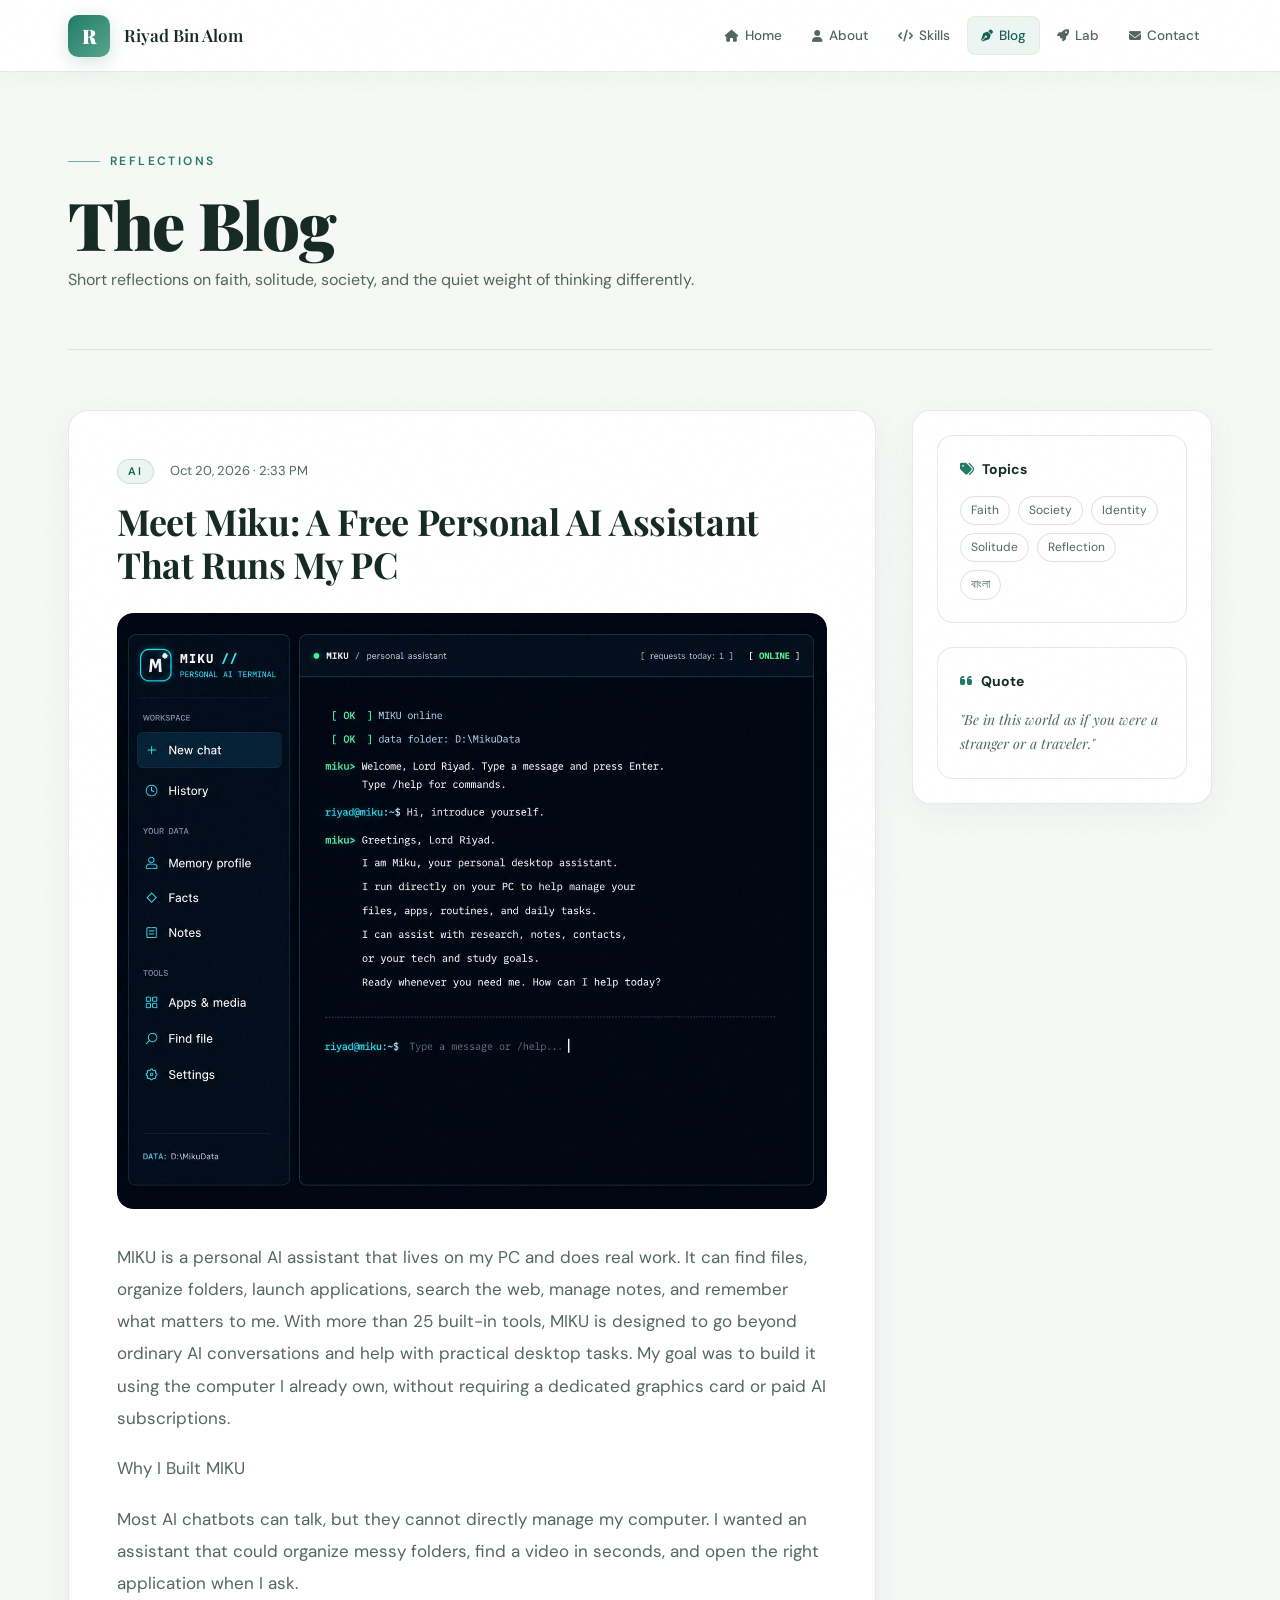
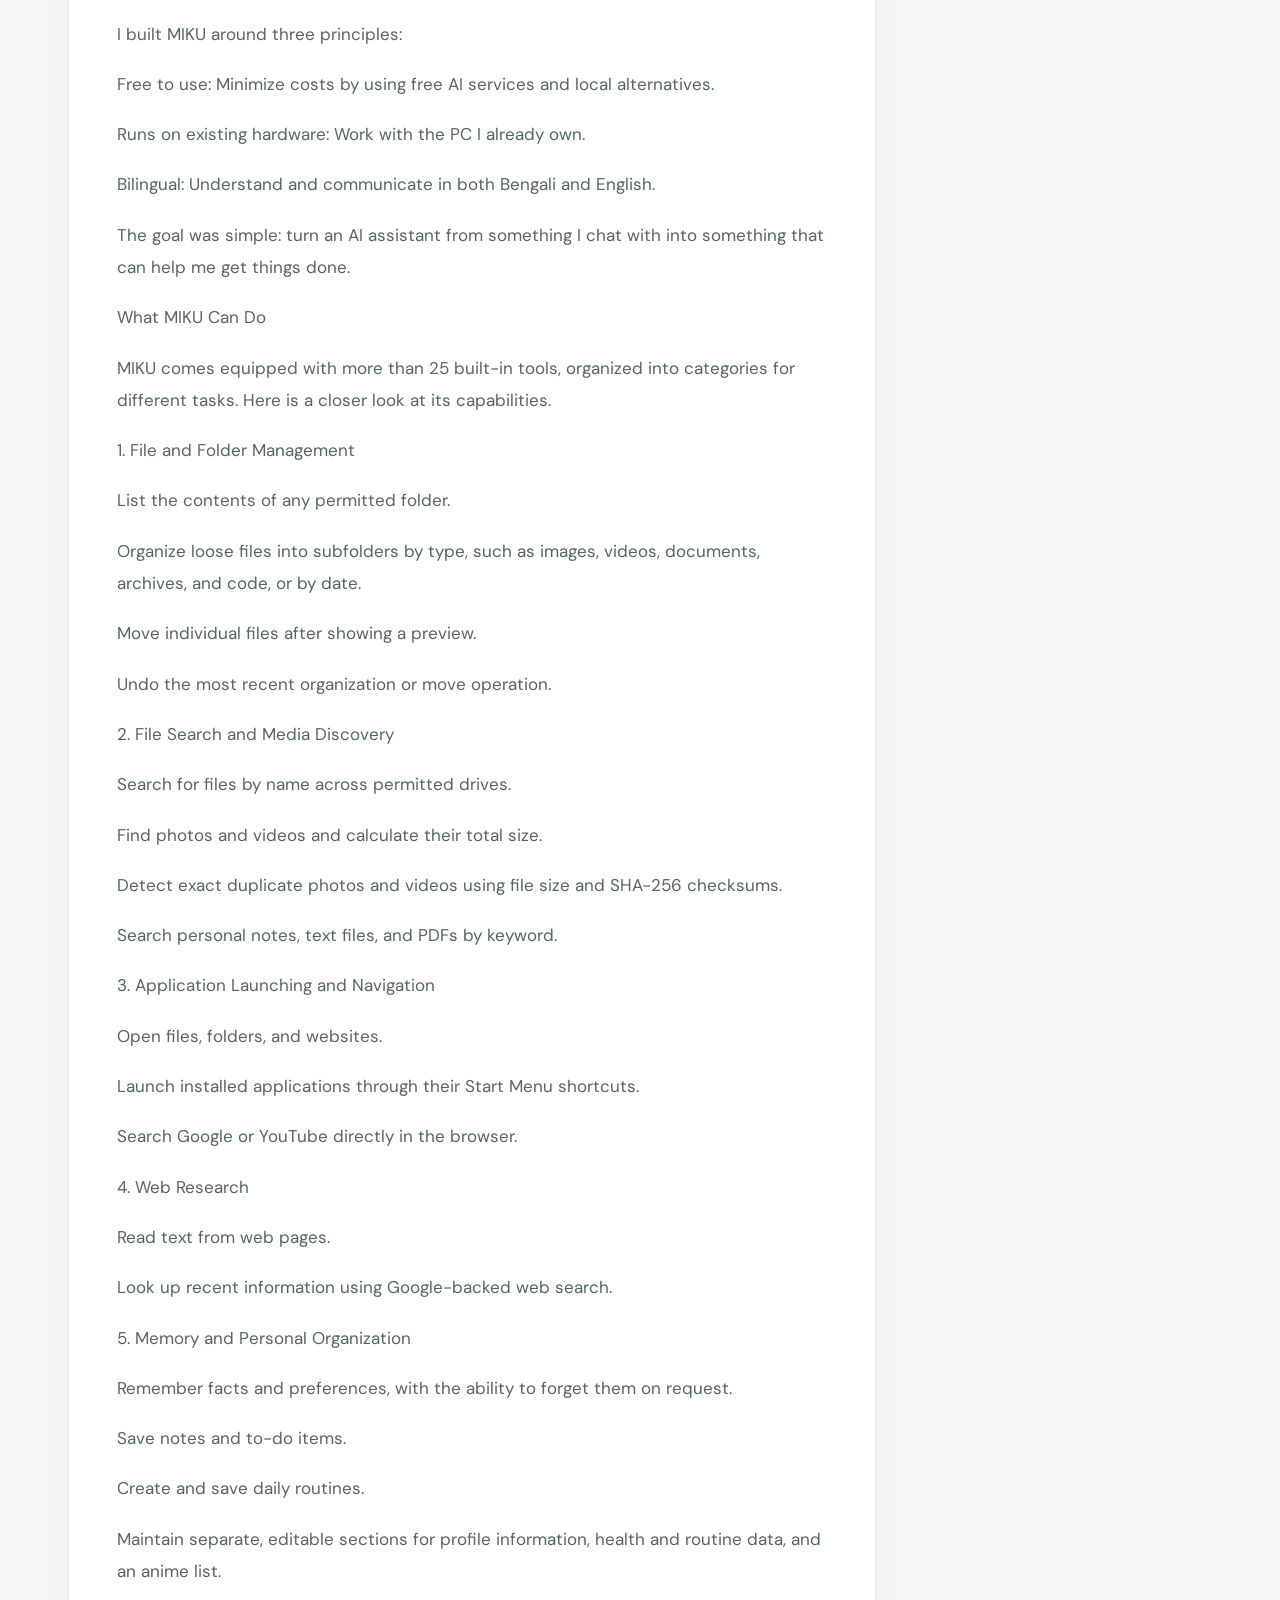
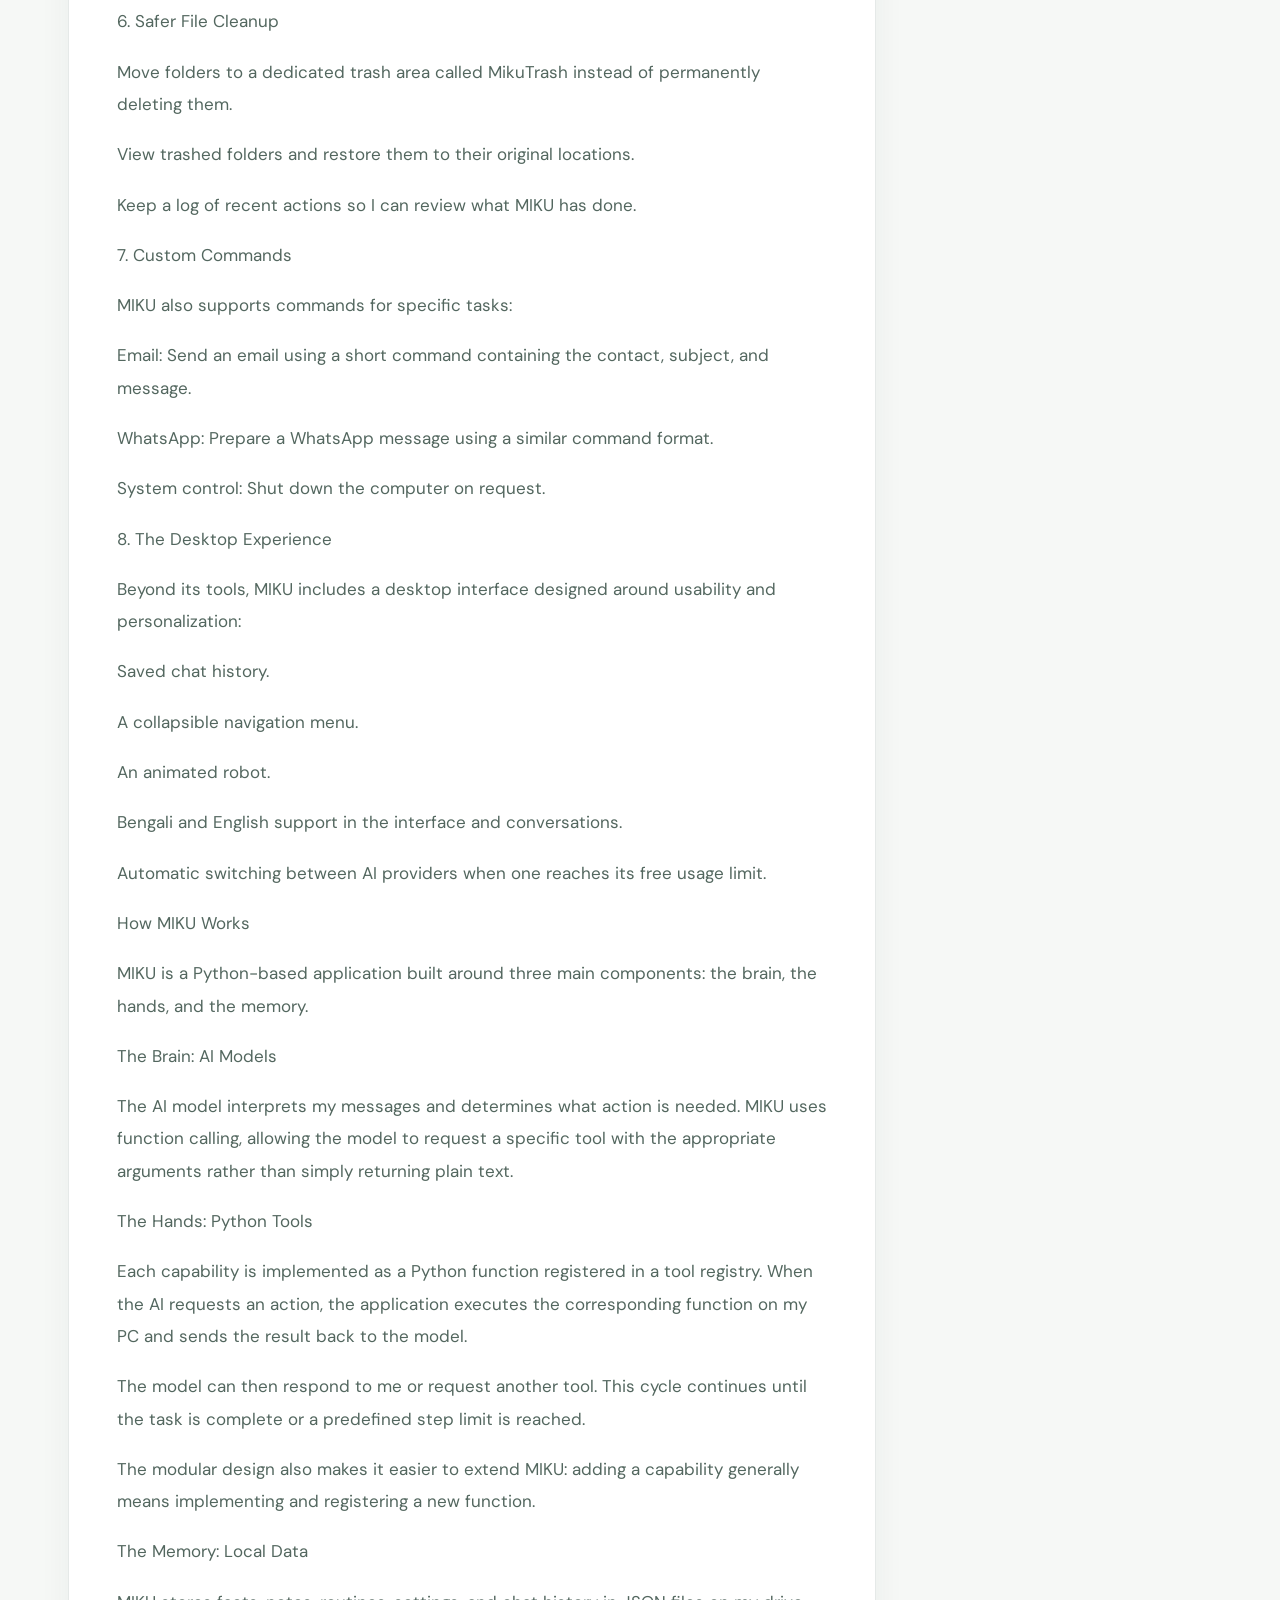
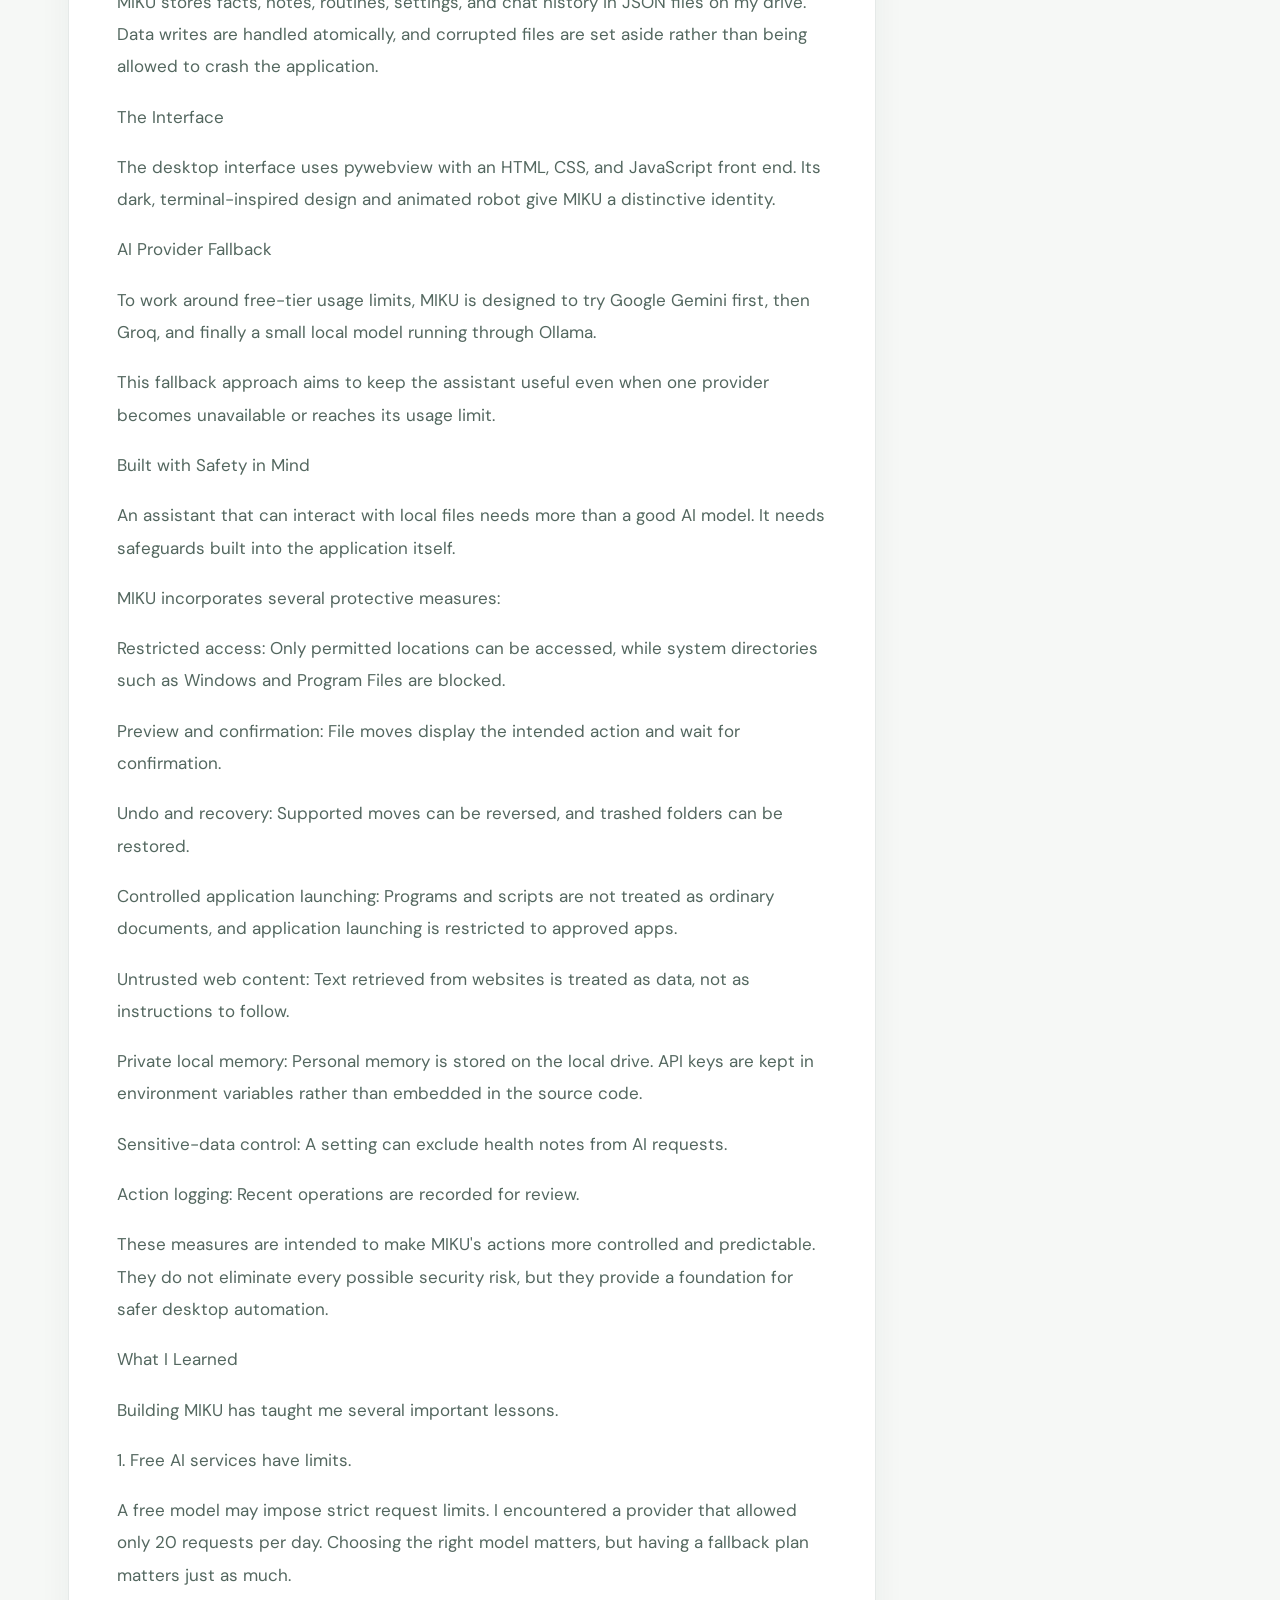
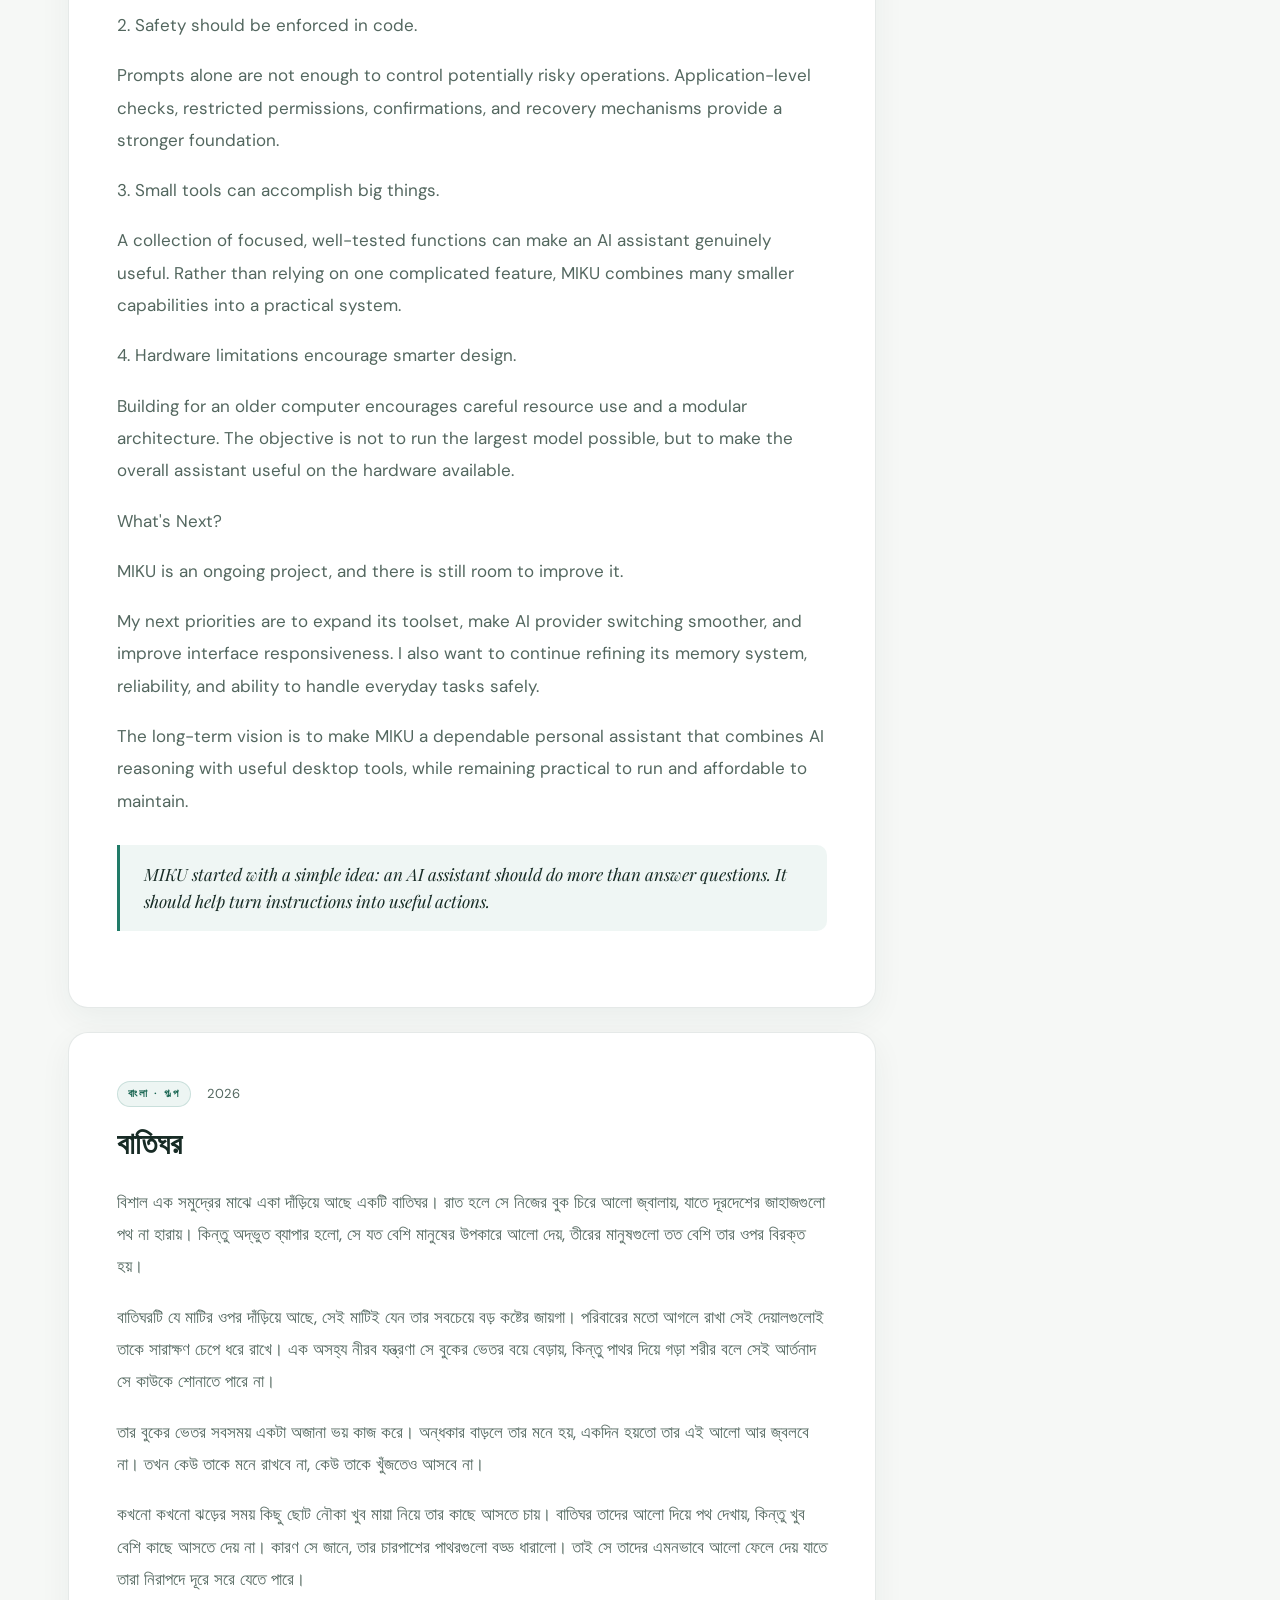
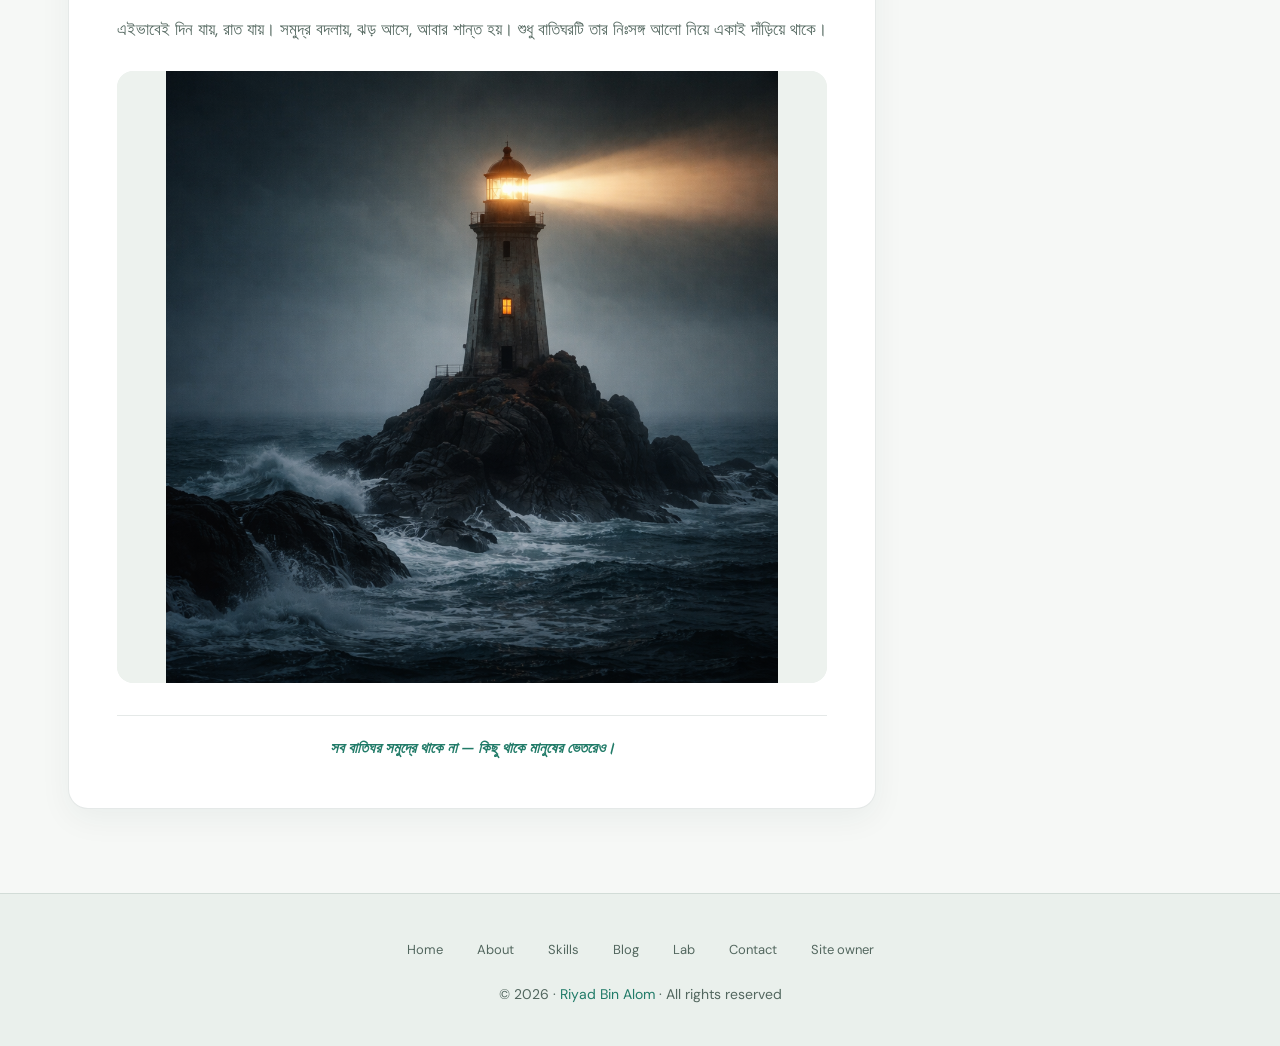
<file: blog.html>
<!DOCTYPE html>
<html lang="en">
<head>
<meta charset="utf-8"/>
<meta name="viewport" content="width=device-width,initial-scale=1"/>
<title>Blog — Riyad Bin Alom</title>
<link href="https://fonts.googleapis.com/css2?family=Playfair+Display:ital,wght@0,400;0,600;0,700;0,900;1,400;1,600&family=DM+Sans:wght@300;400;500;600&display=swap" rel="stylesheet">
<link rel="stylesheet" href="https://cdnjs.cloudflare.com/ajax/libs/font-awesome/6.6.0/css/all.min.css">
<style>
:root{
  --bg:#0e0d0b;--bg2:#141210;--bg3:#1a1713;
  --text:#e8e0d0;--muted:#a09080;--gold:#d4a843;--rust:#c0622a;
  --border:rgba(212,168,67,0.12);--border2:rgba(232,224,208,0.06);
  --card:rgba(255,255,255,0.025);--maxw:1280px;--nav-h:72px;
}
*{box-sizing:border-box;margin:0;padding:0;}
html{scroll-behavior:smooth;}
body{font-family:'DM Sans',system-ui,sans-serif;background:var(--bg);color:var(--text);line-height:1.6;overflow-x:hidden;}
body::before{content:'';position:fixed;inset:0;background-image:url("data:image/svg+xml,%3Csvg viewBox='0 0 200 200' xmlns='http://www.w3.org/2000/svg'%3E%3Cfilter id='n'%3E%3CfeTurbulence type='fractalNoise' baseFrequency='0.85' numOctaves='4' stitchTiles='stitch'/%3E%3C/filter%3E%3Crect width='100%25' height='100%25' filter='url(%23n)' opacity='0.04'/%3E%3C/svg%3E");pointer-events:none;z-index:9999;opacity:0.35;}
a{color:inherit;text-decoration:none;}

/* NAVBAR */
.navbar{position:sticky;top:0;z-index:200;height:var(--nav-h);display:flex;align-items:center;background:rgba(14,13,11,0.88);backdrop-filter:blur(20px);border-bottom:1px solid var(--border);}
.nav-inner{max-width:var(--maxw);margin:0 auto;padding:0 28px;width:100%;display:flex;align-items:center;justify-content:space-between;gap:16px;}
.nav-brand{display:flex;align-items:center;gap:14px;flex-shrink:0;}
.nav-admin-icon{
  width:32px;height:32px;border-radius:8px;
  background:rgba(212,168,67,0.06);border:1px solid rgba(212,168,67,0.16);
  color:var(--gold);display:grid;place-items:center;font-size:12px;
  transition:all .2s;text-decoration:none;flex-shrink:0;
}
.nav-admin-icon:hover{background:rgba(212,168,67,0.14);border-color:rgba(212,168,67,0.35);transform:translateY(-1px);}
.nav-logo{width:42px;height:42px;border-radius:10px;background:linear-gradient(135deg,var(--gold),var(--rust));display:grid;place-items:center;font-family:'Playfair Display',serif;font-weight:900;font-size:20px;color:#0e0d0b;box-shadow:0 4px 20px rgba(212,168,67,0.25);}
.nav-name{font-family:'Playfair Display',serif;font-weight:600;font-size:17px;}
.nav-links{display:flex;align-items:center;gap:4px;}
.nav-links a{display:inline-flex;align-items:center;gap:6px;padding:8px 13px;border-radius:8px;font-size:13.5px;font-weight:500;color:var(--muted);transition:all .2s ease;}
.nav-links a i{font-size:12px;}
.nav-links a:hover{color:var(--text);background:var(--card);}
.nav-links a.active{color:var(--gold);background:rgba(212,168,67,0.08);border:1px solid rgba(212,168,67,0.15);}
.nav-ham{display:none;background:none;border:1px solid var(--border);color:var(--muted);width:42px;height:42px;border-radius:8px;cursor:pointer;font-size:16px;transition:all .2s;}
.nav-ham:hover{color:var(--gold);border-color:var(--gold);}
.mobile-menu{display:none;position:fixed;inset:0;top:var(--nav-h);background:rgba(14,13,11,0.98);backdrop-filter:blur(20px);z-index:150;flex-direction:column;padding:28px;gap:6px;border-top:1px solid var(--border);}
.mobile-menu.open{display:flex;}
.mobile-menu a{display:flex;align-items:center;gap:14px;padding:16px 18px;border-radius:12px;font-size:16px;font-weight:500;color:var(--muted);border:1px solid transparent;transition:all .2s;}
.mobile-menu a i{width:20px;text-align:center;color:var(--gold);}
.mobile-menu a:hover,.mobile-menu a.active{color:var(--gold);border-color:var(--border);background:var(--card);}

.wrap{max-width:var(--maxw);margin:0 auto;padding:0 28px;}

/* PAGE HERO */
.page-hero{padding:72px 0 56px;border-bottom:1px solid var(--border2);}
.page-eyebrow{display:inline-flex;align-items:center;gap:10px;font-size:12px;font-weight:600;letter-spacing:0.2em;text-transform:uppercase;color:var(--gold);margin-bottom:20px;}
.page-eyebrow::before{content:'';width:32px;height:1px;background:var(--gold);opacity:0.6;}
.page-h1{font-family:'Playfair Display',serif;font-size:clamp(40px,5.5vw,66px);font-weight:900;line-height:1.0;letter-spacing:-0.02em;margin-bottom:10px;}
.page-sub{color:var(--muted);font-size:16px;max-width:60ch;}

/* BLOG LAYOUT */
.blog-layout{display:grid;grid-template-columns:1fr 300px;gap:48px;padding:60px 0;}

/* ARTICLE */
.article{
  padding:48px 0;
  border-bottom:1px solid var(--border2);
}
.article:last-child{border-bottom:none;}
.article-meta{
  display:flex;align-items:center;gap:16px;
  margin-bottom:16px;
}
.article-tag{
  font-size:11px;font-weight:600;letter-spacing:0.18em;text-transform:uppercase;
  color:var(--gold);
  padding:3px 10px;border-radius:20px;
  border:1px solid rgba(212,168,67,0.2);
  background:rgba(212,168,67,0.06);
}
.article-date{font-size:13px;color:var(--muted);}
.article-h1{
  font-family:'Playfair Display',serif;
  font-size:clamp(24px,3.5vw,36px);
  font-weight:700;
  line-height:1.2;
  letter-spacing:-0.01em;
  margin-bottom:24px;
}
.article-h1-bn{
  font-family:'Playfair Display',serif;
  font-size:clamp(22px,3vw,30px);
  font-weight:700;
  line-height:1.3;
  letter-spacing:0;
  margin-bottom:24px;
}
.article-h2{
  font-family:'Playfair Display',serif;
  font-size:20px;font-weight:600;
  margin:32px 0 14px;
  color:var(--text);
}
.article-p{
  color:var(--muted);
  font-size:16px;
  line-height:1.85;
  margin-bottom:18px;
}
.article-p:last-child{margin-bottom:0;}
.article-p strong{color:var(--text);font-weight:600;}
.article-p em{color:var(--text);font-style:italic;}

/* INSIGHT BOX */
.insight-box{
  background:var(--card);
  border:1px solid var(--border2);
  border-radius:14px;
  padding:24px;
  margin:28px 0;
}
.insight-box li{
  list-style:none;
  display:flex;
  gap:12px;
  align-items:flex-start;
  padding:10px 0;
  border-bottom:1px solid var(--border2);
  color:var(--muted);
  font-size:15px;
  line-height:1.7;
}
.insight-box li:last-child{border-bottom:none;}
.insight-box li::before{
  content:'◆';
  color:var(--gold);
  font-size:9px;
  margin-top:7px;
  flex-shrink:0;
}
.insight-box li strong{color:var(--text);}

/* BLOCKQUOTE */
.article-quote{
  border-left:3px solid var(--gold);
  padding:16px 24px;
  margin:28px 0;
  background:rgba(212,168,67,0.04);
  border-radius:0 10px 10px 0;
}
.article-quote p{
  font-family:'Playfair Display',serif;
  font-style:italic;
  font-size:17px;
  color:var(--text);
  line-height:1.6;
  margin:0;
}

/* ARTICLE FOOTER NOTE */
.article-footer{
  font-family:'Playfair Display',serif;
  font-style:italic;
  font-size:14px;
  color:var(--muted);
  margin-top:24px;
  padding-top:20px;
  border-top:1px solid var(--border2);
}

/* Bangla article sign */
.article-signoff{
  text-align:center;
  font-weight:600;
  font-size:15px;
  color:var(--gold);
  margin-top:24px;
  padding-top:20px;
  border-top:1px solid var(--border2);
  font-style:italic;
}

/* Article image */
.article-image{
  border-radius:14px;
  overflow:hidden;
  margin:28px 0;
}
.article-image img{
  width:100%;max-width:300px;
  aspect-ratio:1;
  object-fit:cover;
  display:block;
  margin:0 auto;
  border-radius:14px;
}

/* Video embed */
.article-video{
  border-radius:14px;
  overflow:hidden;
  margin:28px 0;
  aspect-ratio:16/9;
  background:#000;
}
.article-video iframe,
.article-video video{
  width:100%;
  height:100%;
  display:block;
  border:none;
}

/* SIDEBAR */
.blog-sidebar{display:flex;flex-direction:column;gap:24px;position:sticky;top:90px;}
.sidebar-card{
  background:var(--card);border:1px solid var(--border2);border-radius:16px;padding:22px;
}
.sidebar-title{font-weight:700;font-size:14px;color:var(--text);margin-bottom:16px;display:flex;align-items:center;gap:8px;}
.sidebar-title i{color:var(--gold);}

/* FOOTER */
.footer{padding:40px 0;border-top:1px solid var(--border2);text-align:center;color:var(--muted);font-size:14px;}
.footer span{color:var(--gold);}

/* REVEAL */
.reveal{opacity:0;transform:translateY(24px);transition:opacity .65s ease,transform .65s ease;}
.reveal.visible{opacity:1;transform:translateY(0);}
.reveal-d1{transition-delay:.1s;}

/* RESPONSIVE */
@media(max-width:960px){.blog-layout{grid-template-columns:1fr;}.blog-sidebar{position:static;}}
@media(max-width:840px){.wrap{padding:0 20px;}.nav-inner{padding:0 20px;}.nav-links{display:none;}.nav-ham{display:grid;place-items:center;}}
@media(max-width:400px){.nav-name{font-size:14.5px;}.nav-brand{gap:10px;}}
</style>
<link rel="stylesheet" href="assets/css/portfolio.css">
</head>
<body>

<nav class="navbar">
  <div class="nav-inner">
    <div class="nav-brand">
      <div class="nav-logo">R</div>
      <div class="nav-name">Riyad Bin Alom</div>
    </div>
    <div class="nav-links">
      <a href="index.html"><i class="fa-solid fa-house"></i> Home</a>
      <a href="about.html"><i class="fa-solid fa-user"></i> About</a>
      <a href="skills.html"><i class="fa-solid fa-code"></i> Skills</a>
      <a href="blog.html" class="active"><i class="fa-solid fa-pen-nib"></i> Blog</a>
      <a href="lab.html"><i class="fa-solid fa-rocket"></i> Lab</a>
      <a href="contact.html"><i class="fa-solid fa-envelope"></i> Contact</a>
    </div>
    <button class="nav-ham" id="hamBtn" aria-label="Menu"><i class="fa-solid fa-bars" id="hamIcon"></i></button>
  </div>
</nav>

<div class="mobile-menu" id="mobileMenu">
  <a href="index.html"><i class="fa-solid fa-house"></i> Home</a>
  <a href="about.html"><i class="fa-solid fa-user"></i> About</a>
  <a href="skills.html"><i class="fa-solid fa-code"></i> Skills</a>
  <a href="blog.html" class="active"><i class="fa-solid fa-pen-nib"></i> Blog</a>
  <div style="height:1px;background:rgba(232,224,208,0.06);margin:8px 0;"></div>
  <a href="lab.html"><i class="fa-solid fa-rocket"></i> Lab — My Creations</a>
  <div style="height:1px;background:rgba(232,224,208,0.06);margin:8px 0;"></div>
  <a href="contact.html"><i class="fa-solid fa-envelope"></i> Contact</a>
</div>

<div class="wrap">
  <section class="page-hero">
    <div class="page-eyebrow reveal">Reflections</div>
    <h1 class="page-h1 reveal reveal-d1">The Blog</h1>
    <p class="page-sub reveal reveal-d1">Short reflections on faith, solitude, society, and the quiet weight of thinking differently.</p>
  </section>

  <div class="blog-layout">

    <!-- ARTICLES -->
    <main>

<!-- ADMIN:INSERT-AFTER -->

<!-- POST:post-1792485208682:START -->
      <article class="article reveal visible" id="post-1792485208682">
        <div class="article-meta">
          <span class="article-tag">AI</span>
          <span class="article-date">Oct 20, 2026 · 2:33 PM</span>
        </div>
        <h1 class="article-h1">Meet Miku: A Free Personal AI Assistant That Runs My PC</h1>

        <div class="article-image">
          <img src="uploads/1792485206681-photo.jpg" alt="Meet Miku: A Free Personal AI Assistant That Runs My PC">
        </div>

        <p class="article-p">MIKU is a personal AI assistant that lives on my PC and does real work. It can find files, organize folders, launch applications, search the web, manage notes, and remember what matters to me. With more than 25 built-in tools, MIKU is designed to go beyond ordinary AI conversations and help with practical desktop tasks. My goal was to build it using the computer I already own, without requiring a dedicated graphics card or paid AI subscriptions.</p>

        <p class="article-p">Why I Built MIKU</p>

        <p class="article-p">Most AI chatbots can talk, but they cannot directly manage my computer. I wanted an assistant that could organize messy folders, find a video in seconds, and open the right application when I ask.</p>

        <p class="article-p">I built MIKU around three principles:</p>

        <p class="article-p">Free to use: Minimize costs by using free AI services and local alternatives.</p>

        <p class="article-p">Runs on existing hardware: Work with the PC I already own.</p>

        <p class="article-p">Bilingual: Understand and communicate in both Bengali and English.</p>

        <p class="article-p">The goal was simple: turn an AI assistant from something I chat with into something that can help me get things done.</p>

        <p class="article-p">What MIKU Can Do</p>

        <p class="article-p">MIKU comes equipped with more than 25 built-in tools, organized into categories for different tasks. Here is a closer look at its capabilities.</p>

        <p class="article-p">1. File and Folder Management</p>

        <p class="article-p">List the contents of any permitted folder.</p>

        <p class="article-p">Organize loose files into subfolders by type, such as images, videos, documents, archives, and code, or by date.</p>

        <p class="article-p">Move individual files after showing a preview.</p>

        <p class="article-p">Undo the most recent organization or move operation.</p>

        <p class="article-p">2. File Search and Media Discovery</p>

        <p class="article-p">Search for files by name across permitted drives.</p>

        <p class="article-p">Find photos and videos and calculate their total size.</p>

        <p class="article-p">Detect exact duplicate photos and videos using file size and SHA-256 checksums.</p>

        <p class="article-p">Search personal notes, text files, and PDFs by keyword.</p>

        <p class="article-p">3. Application Launching and Navigation</p>

        <p class="article-p">Open files, folders, and websites.</p>

        <p class="article-p">Launch installed applications through their Start Menu shortcuts.</p>

        <p class="article-p">Search Google or YouTube directly in the browser.</p>

        <p class="article-p">4. Web Research</p>

        <p class="article-p">Read text from web pages.</p>

        <p class="article-p">Look up recent information using Google-backed web search.</p>

        <p class="article-p">5. Memory and Personal Organization</p>

        <p class="article-p">Remember facts and preferences, with the ability to forget them on request.</p>

        <p class="article-p">Save notes and to-do items.</p>

        <p class="article-p">Create and save daily routines.</p>

        <p class="article-p">Maintain separate, editable sections for profile information, health and routine data, and an anime list.</p>

        <p class="article-p">6. Safer File Cleanup</p>

        <p class="article-p">Move folders to a dedicated trash area called MikuTrash instead of permanently deleting them.</p>

        <p class="article-p">View trashed folders and restore them to their original locations.</p>

        <p class="article-p">Keep a log of recent actions so I can review what MIKU has done.</p>

        <p class="article-p">7. Custom Commands</p>

        <p class="article-p">MIKU also supports commands for specific tasks:</p>

        <p class="article-p">Email: Send an email using a short command containing the contact, subject, and message.</p>

        <p class="article-p">WhatsApp: Prepare a WhatsApp message using a similar command format.</p>

        <p class="article-p">System control: Shut down the computer on request.</p>

        <p class="article-p">8. The Desktop Experience</p>

        <p class="article-p">Beyond its tools, MIKU includes a desktop interface designed around usability and personalization:</p>

        <p class="article-p">Saved chat history.</p>

        <p class="article-p">A collapsible navigation menu.</p>

        <p class="article-p">An animated robot.</p>

        <p class="article-p">Bengali and English support in the interface and conversations.</p>

        <p class="article-p">Automatic switching between AI providers when one reaches its free usage limit.</p>

        <p class="article-p">How MIKU Works</p>

        <p class="article-p">MIKU is a Python-based application built around three main components: the brain, the hands, and the memory.</p>

        <p class="article-p">The Brain: AI Models</p>

        <p class="article-p">The AI model interprets my messages and determines what action is needed. MIKU uses function calling, allowing the model to request a specific tool with the appropriate arguments rather than simply returning plain text.</p>

        <p class="article-p">The Hands: Python Tools</p>

        <p class="article-p">Each capability is implemented as a Python function registered in a tool registry. When the AI requests an action, the application executes the corresponding function on my PC and sends the result back to the model.</p>

        <p class="article-p">The model can then respond to me or request another tool. This cycle continues until the task is complete or a predefined step limit is reached.</p>

        <p class="article-p">The modular design also makes it easier to extend MIKU: adding a capability generally means implementing and registering a new function.</p>

        <p class="article-p">The Memory: Local Data</p>

        <p class="article-p">MIKU stores facts, notes, routines, settings, and chat history in JSON files on my drive. Data writes are handled atomically, and corrupted files are set aside rather than being allowed to crash the application.</p>

        <p class="article-p">The Interface</p>

        <p class="article-p">The desktop interface uses pywebview with an HTML, CSS, and JavaScript front end. Its dark, terminal-inspired design and animated robot give MIKU a distinctive identity.</p>

        <p class="article-p">AI Provider Fallback</p>

        <p class="article-p">To work around free-tier usage limits, MIKU is designed to try Google Gemini first, then Groq, and finally a small local model running through Ollama.</p>

        <p class="article-p">This fallback approach aims to keep the assistant useful even when one provider becomes unavailable or reaches its usage limit.</p>

        <p class="article-p">Built with Safety in Mind</p>

        <p class="article-p">An assistant that can interact with local files needs more than a good AI model. It needs safeguards built into the application itself.</p>

        <p class="article-p">MIKU incorporates several protective measures:</p>

        <p class="article-p">Restricted access: Only permitted locations can be accessed, while system directories such as Windows and Program Files are blocked.</p>

        <p class="article-p">Preview and confirmation: File moves display the intended action and wait for confirmation.</p>

        <p class="article-p">Undo and recovery: Supported moves can be reversed, and trashed folders can be restored.</p>

        <p class="article-p">Controlled application launching: Programs and scripts are not treated as ordinary documents, and application launching is restricted to approved apps.</p>

        <p class="article-p">Untrusted web content: Text retrieved from websites is treated as data, not as instructions to follow.</p>

        <p class="article-p">Private local memory: Personal memory is stored on the local drive. API keys are kept in environment variables rather than embedded in the source code.</p>

        <p class="article-p">Sensitive-data control: A setting can exclude health notes from AI requests.</p>

        <p class="article-p">Action logging: Recent operations are recorded for review.</p>

        <p class="article-p">These measures are intended to make MIKU's actions more controlled and predictable. They do not eliminate every possible security risk, but they provide a foundation for safer desktop automation.</p>

        <p class="article-p">What I Learned</p>

        <p class="article-p">Building MIKU has taught me several important lessons.</p>

        <p class="article-p">1. Free AI services have limits.</p>

        <p class="article-p">A free model may impose strict request limits. I encountered a provider that allowed only 20 requests per day. Choosing the right model matters, but having a fallback plan matters just as much.</p>

        <p class="article-p">2. Safety should be enforced in code.</p>

        <p class="article-p">Prompts alone are not enough to control potentially risky operations. Application-level checks, restricted permissions, confirmations, and recovery mechanisms provide a stronger foundation.</p>

        <p class="article-p">3. Small tools can accomplish big things.</p>

        <p class="article-p">A collection of focused, well-tested functions can make an AI assistant genuinely useful. Rather than relying on one complicated feature, MIKU combines many smaller capabilities into a practical system.</p>

        <p class="article-p">4. Hardware limitations encourage smarter design.</p>

        <p class="article-p">Building for an older computer encourages careful resource use and a modular architecture. The objective is not to run the largest model possible, but to make the overall assistant useful on the hardware available.</p>

        <p class="article-p">What's Next?</p>

        <p class="article-p">MIKU is an ongoing project, and there is still room to improve it.</p>

        <p class="article-p">My next priorities are to expand its toolset, make AI provider switching smoother, and improve interface responsiveness. I also want to continue refining its memory system, reliability, and ability to handle everyday tasks safely.</p>

        <p class="article-p">The long-term vision is to make MIKU a dependable personal assistant that combines AI reasoning with useful desktop tools, while remaining practical to run and affordable to maintain.</p>

        <div class="article-quote">
          <p>MIKU started with a simple idea: an AI assistant should do more than answer questions. It should help turn instructions into useful actions.</p>
        </div>
      </article>
<!-- POST:post-1792485208682:END -->























<!-- POST:post-4:START -->
      <!-- Article 4 (Bengali) -->
      <article class="article reveal">
        <div class="article-meta">
          <span class="article-tag">বাংলা · গল্প</span>
          <span class="article-date">2026</span>
        </div>
        <h1 class="article-h1-bn">বাতিঘর</h1>

        <p class="article-p">বিশাল এক সমুদ্রের মাঝে একা দাঁড়িয়ে আছে একটি বাতিঘর। রাত হলে সে নিজের বুক চিরে আলো জ্বালায়, যাতে দূরদেশের জাহাজগুলো পথ না হারায়। কিন্তু অদ্ভুত ব্যাপার হলো, সে যত বেশি মানুষের উপকারে আলো দেয়, তীরের মানুষগুলো তত বেশি তার ওপর বিরক্ত হয়।</p>

        <p class="article-p">বাতিঘরটি যে মাটির ওপর দাঁড়িয়ে আছে, সেই মাটিই যেন তার সবচেয়ে বড় কষ্টের জায়গা। পরিবারের মতো আগলে রাখা সেই দেয়ালগুলোই তাকে সারাক্ষণ চেপে ধরে রাখে। এক অসহ্য নীরব যন্ত্রণা সে বুকের ভেতর বয়ে বেড়ায়, কিন্তু পাথর দিয়ে গড়া শরীর বলে সেই আর্তনাদ সে কাউকে শোনাতে পারে না।</p>

        <p class="article-p">তার বুকের ভেতর সবসময় একটা অজানা ভয় কাজ করে। অন্ধকার বাড়লে তার মনে হয়, একদিন হয়তো তার এই আলো আর জ্বলবে না। তখন কেউ তাকে মনে রাখবে না, কেউ তাকে খুঁজতেও আসবে না।</p>

        <p class="article-p">কখনো কখনো ঝড়ের সময় কিছু ছোট নৌকা খুব মায়া নিয়ে তার কাছে আসতে চায়। বাতিঘর তাদের আলো দিয়ে পথ দেখায়, কিন্তু খুব বেশি কাছে আসতে দেয় না। কারণ সে জানে, তার চারপাশের পাথরগুলো বড্ড ধারালো। তাই সে তাদের এমনভাবে আলো ফেলে দেয় যাতে তারা নিরাপদে দূরে সরে যেতে পারে।</p>

        <p class="article-p">এইভাবেই দিন যায়, রাত যায়। সমুদ্র বদলায়, ঝড় আসে, আবার শান্ত হয়। শুধু বাতিঘরটি তার নিঃসঙ্গ আলো নিয়ে একাই দাঁড়িয়ে থাকে।</p>

        <div class="article-image">
          <img src="lighthouse.jpg" alt="Lighthouse">
        </div>

        <div class="article-signoff">সব বাতিঘর সমুদ্রে থাকে না — কিছু থাকে মানুষের ভেতরেও।</div>
      </article>
<!-- POST:post-4:END -->

    </main>

    <!-- SIDEBAR -->
    <aside class="blog-sidebar reveal reveal-d1">
      <div class="sidebar-card">
        <div class="sidebar-title"><i class="fa-solid fa-tags"></i> Topics</div>
        <div style="display:flex;flex-wrap:wrap;gap:8px;margin-top:4px;">
          <span style="font-size:12px;padding:4px 10px;border-radius:20px;border:1px solid var(--border);color:var(--muted);">Faith</span>
          <span style="font-size:12px;padding:4px 10px;border-radius:20px;border:1px solid var(--border);color:var(--muted);">Society</span>
          <span style="font-size:12px;padding:4px 10px;border-radius:20px;border:1px solid var(--border);color:var(--muted);">Identity</span>
          <span style="font-size:12px;padding:4px 10px;border-radius:20px;border:1px solid var(--border);color:var(--muted);">Solitude</span>
          <span style="font-size:12px;padding:4px 10px;border-radius:20px;border:1px solid var(--border);color:var(--muted);">Reflection</span>
          <span style="font-size:12px;padding:4px 10px;border-radius:20px;border:1px solid var(--border);color:var(--muted);">বাংলা</span>
        </div>
      </div>

      <div class="sidebar-card">
        <div class="sidebar-title"><i class="fa-solid fa-quote-left"></i> Quote</div>
        <p style="font-family:'Playfair Display',serif;font-style:italic;font-size:14px;color:var(--muted);line-height:1.7;">
          "Be in this world as if you were a stranger or a traveler."
        </p>
      </div>
    </aside>

  </div>
</div>

<footer class="footer">
  <div class="wrap">
    <div style="display:flex;justify-content:center;gap:6px;flex-wrap:wrap;margin-bottom:16px;">
      <a href="index.html" style="font-size:13px;padding:6px 14px;border-radius:8px;color:var(--muted);transition:all .2s;">Home</a>
      <a href="about.html" style="font-size:13px;padding:6px 14px;border-radius:8px;color:var(--muted);transition:all .2s;">About</a>
      <a href="skills.html" style="font-size:13px;padding:6px 14px;border-radius:8px;color:var(--muted);transition:all .2s;">Skills</a>
      <a href="blog.html" style="font-size:13px;padding:6px 14px;border-radius:8px;color:var(--gold);transition:all .2s;">Blog</a>
      <a href="lab.html" style="font-size:13px;padding:6px 14px;border-radius:8px;color:var(--muted);transition:all .2s;">Lab</a>
      <a href="contact.html" style="font-size:13px;padding:6px 14px;border-radius:8px;color:var(--muted);transition:all .2s;">Contact</a>
      <a href="admin.html" style="font-size:13px;padding:6px 14px;border-radius:8px;color:var(--muted);transition:all .2s;">Site owner</a>
    </div>
    © 2026 · <span>Riyad Bin Alom</span> · All rights reserved
  </div>
</footer>

<script>
/* ── Navbar hamburger ── */
const hamBtn=document.getElementById('hamBtn'),hamIcon=document.getElementById('hamIcon'),mobileMenu=document.getElementById('mobileMenu');
let menuOpen=false;
hamBtn.addEventListener('click',()=>{menuOpen=!menuOpen;mobileMenu.classList.toggle('open',menuOpen);hamIcon.className=menuOpen?'fa-solid fa-xmark':'fa-solid fa-bars';});
mobileMenu.querySelectorAll('a').forEach(a=>a.addEventListener('click',()=>{menuOpen=false;mobileMenu.classList.remove('open');hamIcon.className='fa-solid fa-bars';}));

/* ── Scroll reveal ── */
const io=new IntersectionObserver(entries=>entries.forEach(e=>{if(e.isIntersecting)e.target.classList.add('visible');}),{threshold:0.07});
document.querySelectorAll('.reveal').forEach(r=>io.observe(r));
</script>
</body>
</html>
</file>
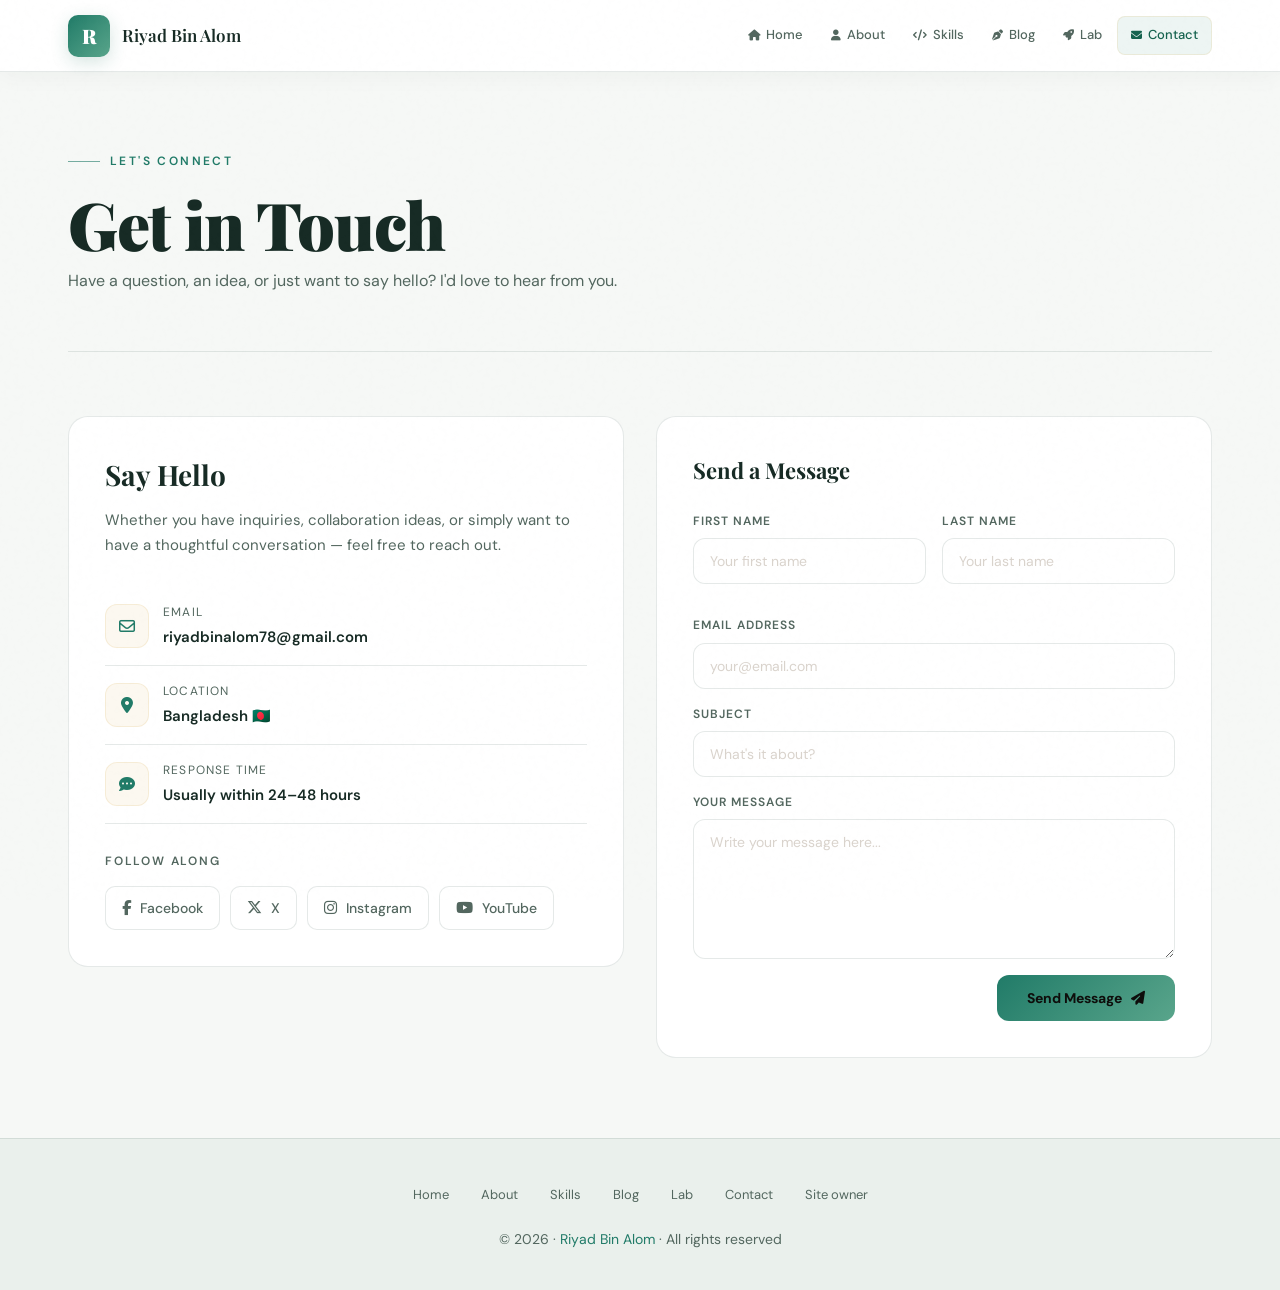
<file: contact.html>
<!DOCTYPE html>
<html lang="en">
<head>
<meta charset="utf-8"/>
<meta name="viewport" content="width=device-width,initial-scale=1"/>
<title>Contact — Riyad Bin Alom</title>
<link href="https://fonts.googleapis.com/css2?family=Playfair+Display:ital,wght@0,400;0,600;0,700;0,900;1,400;1,600&family=DM+Sans:wght@300;400;500;600&display=swap" rel="stylesheet">
<link rel="stylesheet" href="https://cdnjs.cloudflare.com/ajax/libs/font-awesome/6.6.0/css/all.min.css">
<style>
:root{
  --bg:#0e0d0b;--bg2:#141210;
  --text:#e8e0d0;--muted:#a09080;--gold:#d4a843;--rust:#c0622a;
  --border:rgba(212,168,67,0.12);--border2:rgba(232,224,208,0.06);
  --card:rgba(255,255,255,0.025);--maxw:1280px;--nav-h:72px;
}
*{box-sizing:border-box;margin:0;padding:0;}
html{scroll-behavior:smooth;}
body{font-family:'DM Sans',system-ui,sans-serif;background:var(--bg);color:var(--text);line-height:1.6;overflow-x:hidden;}
body::before{content:'';position:fixed;inset:0;background-image:url("data:image/svg+xml,%3Csvg viewBox='0 0 200 200' xmlns='http://www.w3.org/2000/svg'%3E%3Cfilter id='n'%3E%3CfeTurbulence type='fractalNoise' baseFrequency='0.85' numOctaves='4' stitchTiles='stitch'/%3E%3C/filter%3E%3Crect width='100%25' height='100%25' filter='url(%23n)' opacity='0.04'/%3E%3C/svg%3E");pointer-events:none;z-index:9999;opacity:0.35;}
a{color:inherit;text-decoration:none;}

.navbar{position:sticky;top:0;z-index:200;height:var(--nav-h);display:flex;align-items:center;background:rgba(14,13,11,0.92);backdrop-filter:blur(20px);border-bottom:1px solid var(--border);}
.nav-inner{max-width:var(--maxw);margin:0 auto;padding:0 28px;width:100%;display:flex;align-items:center;justify-content:space-between;gap:16px;}
.nav-brand{display:flex;align-items:center;gap:12px;flex-shrink:0;}
.nav-logo{width:42px;height:42px;border-radius:10px;background:linear-gradient(135deg,var(--gold),var(--rust));display:grid;place-items:center;font-family:'Playfair Display',serif;font-weight:900;font-size:20px;color:#0e0d0b;box-shadow:0 4px 20px rgba(212,168,67,0.25);}
.nav-name{font-family:'Playfair Display',serif;font-weight:600;font-size:17px;white-space:nowrap;}
.nav-links{display:flex;align-items:center;gap:2px;}
.nav-links a{display:inline-flex;align-items:center;gap:6px;padding:8px 13px;border-radius:8px;font-size:13px;font-weight:500;color:var(--muted);transition:all .2s;white-space:nowrap;}
.nav-links a i{font-size:11px;}
.nav-links a:hover{color:var(--text);background:var(--card);}
.nav-links a.active{color:var(--gold);background:rgba(212,168,67,0.08);border:1px solid rgba(212,168,67,0.15);}
.nav-ham{display:none;background:none;border:1px solid var(--border);color:var(--muted);width:42px;height:42px;border-radius:8px;cursor:pointer;font-size:16px;transition:all .2s;place-items:center;}
.nav-ham:hover{color:var(--gold);border-color:var(--gold);}

.mobile-menu{display:none;position:fixed;inset:0;top:var(--nav-h);background:rgba(14,13,11,0.98);backdrop-filter:blur(20px);z-index:150;flex-direction:column;padding:24px;gap:6px;border-top:1px solid var(--border);overflow-y:auto;}
.mobile-menu.open{display:flex;}
.mobile-menu a{display:flex;align-items:center;gap:14px;padding:15px 18px;border-radius:12px;font-size:16px;font-weight:500;color:var(--muted);border:1px solid transparent;transition:all .2s;}
.mobile-menu a i{width:20px;text-align:center;color:var(--gold);}
.mobile-menu a:hover,.mobile-menu a.active{color:var(--gold);border-color:var(--border);background:var(--card);}
.mobile-divider{height:1px;background:var(--border2);margin:8px 0;}

.wrap{max-width:var(--maxw);margin:0 auto;padding:0 28px;}

.page-hero{padding:72px 0 56px;border-bottom:1px solid var(--border2);}
.page-eyebrow{display:inline-flex;align-items:center;gap:10px;font-size:12px;font-weight:600;letter-spacing:0.2em;text-transform:uppercase;color:var(--gold);margin-bottom:20px;}
.page-eyebrow::before{content:'';width:32px;height:1px;background:var(--gold);opacity:0.6;}
.page-h1{font-family:'Playfair Display',serif;font-size:clamp(40px,5.5vw,66px);font-weight:900;line-height:1.0;letter-spacing:-0.02em;margin-bottom:10px;}
.page-sub{color:var(--muted);font-size:16px;max-width:55ch;line-height:1.75;}

.contact-section{padding:64px 0 80px;}
.contact-grid{display:grid;grid-template-columns:1fr 1fr;gap:32px;align-items:start;}

.info-card{background:var(--card);border:1px solid var(--border2);border-radius:20px;padding:36px;}
.info-card-title{font-family:'Playfair Display',serif;font-size:28px;font-weight:700;margin-bottom:10px;}
.info-card-sub{color:var(--muted);font-size:15px;margin-bottom:28px;line-height:1.7;}

.contact-item{display:flex;align-items:center;gap:14px;padding:16px 0;border-bottom:1px solid var(--border2);}
.contact-item:last-of-type{border-bottom:none;}
.contact-icon{width:44px;height:44px;border-radius:12px;background:rgba(212,168,67,0.08);border:1px solid rgba(212,168,67,0.15);display:grid;place-items:center;color:var(--gold);font-size:16px;flex-shrink:0;}
.contact-item-label{font-size:12px;color:var(--muted);text-transform:uppercase;letter-spacing:0.1em;margin-bottom:3px;}
.contact-item-value{font-weight:600;font-size:15px;color:var(--text);}
.contact-item-value a{transition:color .2s;}
.contact-item-value a:hover{color:var(--gold);}

.social-heading{font-size:12px;font-weight:600;letter-spacing:0.15em;text-transform:uppercase;color:var(--muted);margin:28px 0 14px;}
.social-row{display:flex;gap:10px;flex-wrap:wrap;}
.social-btn{display:flex;align-items:center;gap:9px;padding:10px 16px;border-radius:10px;border:1px solid var(--border2);color:var(--muted);font-size:14px;font-weight:500;background:var(--card);transition:all .2s;}
.social-btn i{font-size:15px;}
.social-btn:hover{color:var(--gold);border-color:rgba(212,168,67,0.25);transform:translateY(-2px);}

.form-card{background:var(--card);border:1px solid var(--border2);border-radius:20px;padding:36px;}
.form-card-title{font-family:'Playfair Display',serif;font-size:22px;font-weight:700;margin-bottom:24px;}

.form-row{display:grid;grid-template-columns:1fr 1fr;gap:16px;margin-bottom:16px;}
.form-field{display:flex;flex-direction:column;gap:7px;margin-bottom:16px;}
label{font-size:12px;font-weight:600;color:var(--muted);letter-spacing:0.08em;text-transform:uppercase;}
input,textarea{background:rgba(255,255,255,0.03);border:1px solid var(--border2);border-radius:12px;padding:13px 16px;color:var(--text);font-family:'DM Sans',sans-serif;font-size:14px;outline:none;transition:all .2s;width:100%;}
input::placeholder,textarea::placeholder{color:rgba(160,144,128,0.4);}
input:focus,textarea:focus{border-color:rgba(212,168,67,0.4);background:rgba(212,168,67,0.03);box-shadow:0 0 0 4px rgba(212,168,67,0.06);}
textarea{min-height:140px;resize:vertical;}

.submit-row{display:flex;justify-content:flex-end;margin-top:8px;}
.submit-btn{display:inline-flex;align-items:center;gap:9px;padding:14px 30px;border:none;border-radius:12px;background:linear-gradient(135deg,var(--gold),var(--rust));color:#0e0d0b;font-family:'DM Sans',sans-serif;font-size:14px;font-weight:700;cursor:pointer;transition:all .22s;}
.submit-btn:hover{transform:translateY(-3px);box-shadow:0 14px 36px rgba(212,168,67,0.28);}
.submit-btn:disabled{opacity:0.6;cursor:not-allowed;transform:none;box-shadow:none;}

.success-msg{display:none;padding:16px 20px;background:rgba(46,204,113,0.08);border:1px solid rgba(46,204,113,0.25);border-radius:12px;color:#2ecc71;font-size:14px;font-weight:600;margin-top:16px;text-align:center;}
.success-msg.show{display:block;}

.footer{padding:40px 0;border-top:1px solid var(--border2);text-align:center;color:var(--muted);font-size:14px;}
.footer span{color:var(--gold);}
.footer-links{display:flex;justify-content:center;gap:4px;flex-wrap:wrap;margin-bottom:16px;}
.footer-links a{font-size:13px;padding:6px 14px;border-radius:8px;color:var(--muted);transition:all .2s;}
.footer-links a:hover{color:var(--gold);}

.reveal{opacity:0;transform:translateY(24px);transition:opacity .65s ease,transform .65s ease;}
.reveal.visible{opacity:1;transform:translateY(0);}
.rd1{transition-delay:.12s;}

@media(max-width:900px){.contact-grid{grid-template-columns:1fr;}}
@media(max-width:840px){.wrap{padding:0 20px;}.nav-links{display:none;}.nav-ham{display:grid;}}
@media(max-width:500px){.form-row{grid-template-columns:1fr;}}
</style>
<link rel="stylesheet" href="assets/css/portfolio.css">
</head>
<body>

<nav class="navbar">
  <div class="nav-inner">
    <div class="nav-brand">
      <div class="nav-logo">R</div>
      <div class="nav-name">Riyad Bin Alom</div>
    </div>
    <div class="nav-links">
      <a href="index.html"><i class="fa-solid fa-house"></i> Home</a>
      <a href="about.html"><i class="fa-solid fa-user"></i> About</a>
      <a href="skills.html"><i class="fa-solid fa-code"></i> Skills</a>
      <a href="blog.html"><i class="fa-solid fa-pen-nib"></i> Blog</a>
      <a href="lab.html"><i class="fa-solid fa-rocket"></i> Lab</a>
      <a href="contact.html" class="active"><i class="fa-solid fa-envelope"></i> Contact</a>
    </div>
    <button class="nav-ham" id="hamBtn" aria-label="Menu"><i class="fa-solid fa-bars" id="hamIcon"></i></button>
  </div>
</nav>

<div class="mobile-menu" id="mobileMenu">
  <a href="index.html"><i class="fa-solid fa-house"></i> Home</a>
  <a href="about.html"><i class="fa-solid fa-user"></i> About</a>
  <a href="skills.html"><i class="fa-solid fa-code"></i> Skills</a>
  <a href="blog.html"><i class="fa-solid fa-pen-nib"></i> Blog</a>
  <div class="mobile-divider"></div>
  <a href="lab.html"><i class="fa-solid fa-rocket"></i> Lab — My Creations</a>
  <div class="mobile-divider"></div>
  <a href="contact.html" class="active"><i class="fa-solid fa-envelope"></i> Contact</a>
</div>

<div class="wrap">
  <section class="page-hero">
    <div class="page-eyebrow reveal">Let's Connect</div>
    <h1 class="page-h1 reveal rd1">Get in Touch</h1>
    <p class="page-sub reveal rd1">Have a question, an idea, or just want to say hello? I'd love to hear from you.</p>
  </section>

  <section class="contact-section">
    <div class="contact-grid">

      <div class="info-card reveal">
        <div class="info-card-title">Say Hello</div>
        <div class="info-card-sub">
          Whether you have inquiries, collaboration ideas, or simply want to have a thoughtful conversation — feel free to reach out.
        </div>

        <div class="contact-item">
          <div class="contact-icon"><i class="fa-regular fa-envelope"></i></div>
          <div>
            <div class="contact-item-label">Email</div>
            <div class="contact-item-value">
              <a href="mailto:riyadbinalom78@gmail.com"><!-- EDIT:contact-email:START -->riyadbinalom78@gmail.com<!-- EDIT:contact-email:END --></a>
            </div>
          </div>
        </div>

        <div class="contact-item">
          <div class="contact-icon"><i class="fa-solid fa-location-dot"></i></div>
          <div>
            <div class="contact-item-label">Location</div>
            <div class="contact-item-value"><!-- EDIT:contact-location:START -->Bangladesh 🇧🇩<!-- EDIT:contact-location:END --></div>
          </div>
        </div>

        <div class="contact-item">
          <div class="contact-icon"><i class="fa-solid fa-comment-dots"></i></div>
          <div>
            <div class="contact-item-label">Response Time</div>
            <div class="contact-item-value">Usually within 24–48 hours</div>
          </div>
        </div>

        <div class="social-heading">Follow Along</div>
        <div class="social-row">
          <a class="social-btn" href="https://www.facebook.com/share/184vgdmKC6/" target="_blank"><i class="fab fa-facebook-f"></i> Facebook</a>
          <a class="social-btn" href="https://x.com/Riyad_Bin_Alom" target="_blank"><i class="fab fa-x-twitter"></i> X</a>
          <a class="social-btn" href="https://www.instagram.com/riyadbinal0m" target="_blank"><i class="fab fa-instagram"></i> Instagram</a>
          <a class="social-btn" href="https://www.youtube.com/@3RiyadBinalom" target="_blank"><i class="fab fa-youtube"></i> YouTube</a>
        </div>
      </div>

      <div class="form-card reveal rd1">
        <div class="form-card-title">Send a Message</div>
        <form id="contactForm" action="https://formspree.io/f/mnjoakdj" method="POST">
          <div class="form-row">
            <div class="form-field">
              <label for="firstName">First Name</label>
              <input id="firstName" name="First Name" type="text" placeholder="Your first name" required>
            </div>
            <div class="form-field">
              <label for="lastName">Last Name</label>
              <input id="lastName" name="Last Name" type="text" placeholder="Your last name">
            </div>
          </div>
          <div class="form-field">
            <label for="emailField">Email Address</label>
            <input id="emailField" name="Email" type="email" placeholder="your@email.com" required>
          </div>
          <div class="form-field">
            <label for="subjectField">Subject</label>
            <input id="subjectField" name="Subject" type="text" placeholder="What's it about?">
          </div>
          <div class="form-field">
            <label for="messageField">Your Message</label>
            <textarea id="messageField" name="Message" placeholder="Write your message here..." required></textarea>
          </div>
          <div class="submit-row">
            <button class="submit-btn" type="submit" id="submitBtn">
              Send Message <i class="fa-solid fa-paper-plane"></i>
            </button>
          </div>
          <div class="success-msg" id="successMsg">
            <i class="fa-solid fa-circle-check"></i> Thank you! Your message has been sent successfully.
          </div>
        </form>
      </div>

    </div>
  </section>
</div>

<footer class="footer">
  <div class="wrap">
    <div class="footer-links">
      <a href="index.html">Home</a>
      <a href="about.html">About</a>
      <a href="skills.html">Skills</a>
      <a href="blog.html">Blog</a>
      <a href="lab.html">Lab</a>
      <a href="contact.html" style="color:var(--gold)">Contact</a>
      <a href="admin.html">Site owner</a>
    </div>
    © 2026 · <span>Riyad Bin Alom</span> · All rights reserved
  </div>
</footer>

<script>
// ── Hamburger ──
var hamBtn = document.getElementById('hamBtn');
var hamIcon = document.getElementById('hamIcon');
var mobileMenu = document.getElementById('mobileMenu');
var menuOpen = false;

hamBtn.addEventListener('click', function() {
  menuOpen = !menuOpen;
  mobileMenu.classList.toggle('open', menuOpen);
  hamIcon.className = menuOpen ? 'fa-solid fa-xmark' : 'fa-solid fa-bars';
});

// ── Scroll Reveal ──
var io = new IntersectionObserver(function(entries) {
  entries.forEach(function(e) {
    if (e.isIntersecting) e.target.classList.add('visible');
  });
}, { threshold: 0.08 });

document.querySelectorAll('.reveal').forEach(function(r) { io.observe(r); });

// ── Contact Form (Formspree with AJAX) ──
var form = document.getElementById('contactForm');
form.addEventListener('submit', async function(e) {
  e.preventDefault();

  var btn = document.getElementById('submitBtn');
  var successEl = document.getElementById('successMsg');
  
  // Basic UI Feedback
  btn.disabled = true;
  var originalBtnText = btn.innerHTML;
  btn.innerHTML = '<i class="fa-solid fa-spinner fa-spin"></i> Sending...';

  try {
    var response = await fetch(form.action, {
      method: 'POST',
      body: new FormData(form),
      headers: { 'Accept': 'application/json' }
    });

    if (response.ok) {
      // Success
      successEl.classList.add('show');
      btn.innerHTML = '<i class="fa-solid fa-circle-check"></i> Sent!';
      form.reset();
      
      // Hide success message and reset button after 5 seconds
      setTimeout(function() {
        successEl.classList.remove('show');
        btn.disabled = false;
        btn.innerHTML = originalBtnText;
      }, 5000);
    } else {
      // Error from Formspree
      var data = await response.json();
      if (Object.hasOwn(data, 'errors')) {
        alert(data["errors"].map(error => error["message"]).join(", "));
      } else {
        alert("Oops! There was a problem submitting your form");
      }
      btn.disabled = false;
      btn.innerHTML = originalBtnText;
    }
  } catch (error) {
    // Connection error
    alert("Oops! Connection error. Please try again later.");
    btn.disabled = false;
    btn.innerHTML = originalBtnText;
  }
});
</script>
<script src="assets/js/social-links.js" defer></script>
</body>
</html>
</file>
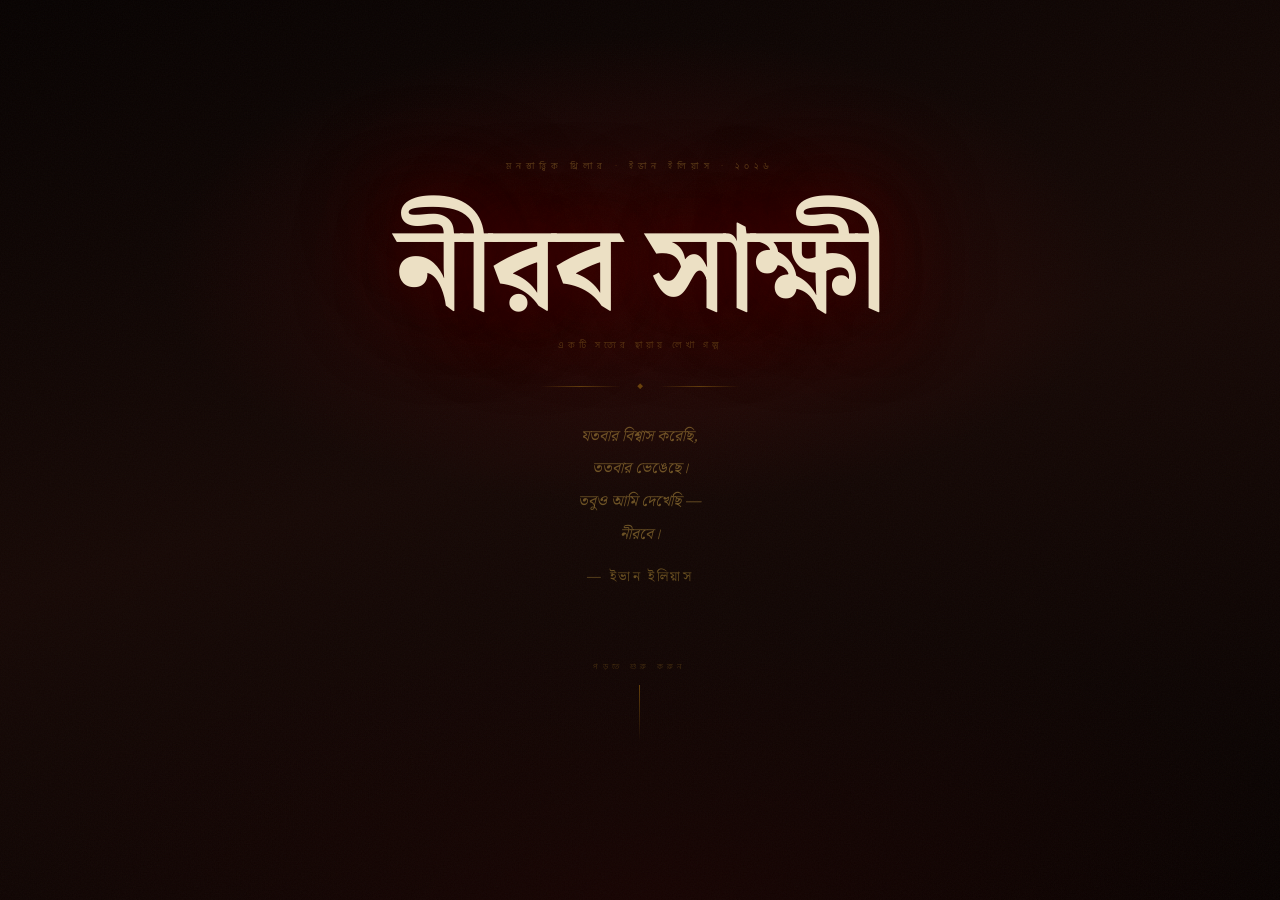
<file: nirab-sakshi.html>
<!DOCTYPE html>
<html lang="bn">
<head>
<meta charset="UTF-8">
<meta name="viewport" content="width=device-width, initial-scale=1.0">
<title>নীরব সাক্ষী — ইভান ইলিয়াস</title>
<link href="https://fonts.googleapis.com/css2?family=Hind+Siliguri:wght@300;400;500;600;700&family=Noto+Serif+Bengali:wght@300;400;500;700&display=swap" rel="stylesheet">
<style>
:root{
  --ink:#1a1008;
  --paper:#f6ede0;
  --paper2:#ede3d2;
  --accent:#6b0f0f;
  --accent2:#a01818;
  --accent-glow:rgba(107,15,15,0.13);
  --gold:#8c6510;
  --gold2:#b8870e;
  --muted:#6a5a3c;
  --rule:#c5b28a;
  --rule2:rgba(197,178,138,0.38);
}
*{margin:0;padding:0;box-sizing:border-box;}
html{scroll-behavior:smooth;}
body{background:#050100;font-family:'Noto Serif Bengali',serif;color:var(--ink);-webkit-font-smoothing:antialiased;}

/* ── PROGRESS ── */
.pbar{position:fixed;top:0;left:0;right:0;height:2px;z-index:999;}
.pfill{height:100%;width:0%;background:linear-gradient(90deg,var(--accent),var(--gold2),var(--accent2));transition:width .1s;}

/* ══════════ COVER ══════════ */
#cover{
  min-height:100vh;display:flex;flex-direction:column;
  align-items:center;justify-content:center;
  background:
    radial-gradient(ellipse 60% 42% at 50% 30%,rgba(95,8,8,.36) 0%,transparent 62%),
    radial-gradient(ellipse 100% 60% at 50% 100%,rgba(28,3,1,.65) 0%,transparent 55%),
    linear-gradient(165deg,#060100 0%,#150704 48%,#060100 100%);
  cursor:pointer;position:relative;overflow:hidden;padding:0 28px;
}
#cover::before{
  content:'';position:absolute;inset:0;
  background:url("data:image/svg+xml,%3Csvg xmlns='http://www.w3.org/2000/svg' width='300' height='300'%3E%3Cfilter id='n'%3E%3CfeTurbulence type='fractalNoise' baseFrequency='0.72' numOctaves='4' stitchTiles='stitch'/%3E%3C/filter%3E%3Crect width='300' height='300' filter='url(%23n)' opacity='0.036'/%3E%3C/svg%3E");
  pointer-events:none;
}
.c-wrap{text-align:center;position:relative;z-index:1;max-width:560px;}
.c-eye{font-family:'Hind Siliguri',sans-serif;font-size:.57rem;letter-spacing:.56em;color:rgba(175,135,55,.4);text-transform:uppercase;margin-bottom:40px;animation:fup 1.6s cubic-bezier(.16,1,.3,1) .15s both;}
.c-title{font-size:clamp(4rem,12vw,7.5rem);font-weight:700;color:#ece0c4;line-height:.98;letter-spacing:-.02em;text-shadow:0 0 100px rgba(120,10,10,.62),0 0 40px rgba(120,10,10,.3),0 8px 60px rgba(0,0,0,.82);animation:fup 1.6s cubic-bezier(.16,1,.3,1) .35s both;}
.c-sub{font-family:'Hind Siliguri',sans-serif;font-size:.58rem;letter-spacing:.42em;color:rgba(158,116,38,.38);text-transform:uppercase;margin-top:6px;animation:fup 1.6s cubic-bezier(.16,1,.3,1) .52s both;}
.c-ornament{display:flex;align-items:center;gap:16px;margin:28px auto;width:200px;animation:fup 1.6s cubic-bezier(.16,1,.3,1) .66s both;}
.c-ornament span{flex:1;height:1px;background:linear-gradient(90deg,transparent,rgba(158,108,18,.52),transparent);}
.c-ornament i{font-style:normal;font-size:.48rem;color:rgba(158,108,18,.58);}
.c-tagline{font-size:.97rem;font-style:italic;color:rgba(188,150,66,.52);line-height:2.12;max-width:320px;margin:0 auto;animation:fup 1.6s cubic-bezier(.16,1,.3,1) .8s both;}
.c-author{font-size:.86rem;color:rgba(192,152,60,.48);letter-spacing:.18em;margin-top:14px;animation:fup 1.6s cubic-bezier(.16,1,.3,1) .94s both;}
.c-cta{margin-top:72px;display:flex;flex-direction:column;align-items:center;gap:12px;animation:fup 1.6s cubic-bezier(.16,1,.3,1) 1.15s both;}
.c-cta-txt{font-family:'Hind Siliguri',sans-serif;font-size:.52rem;letter-spacing:.52em;color:rgba(158,116,38,.3);text-transform:uppercase;}
.c-arrow{width:1px;height:56px;background:linear-gradient(180deg,rgba(158,106,16,.58),transparent);animation:pulse 2.8s ease-in-out infinite;}

/* ══════════ BOOK ══════════ */
#book{display:none;max-width:780px;margin:0 auto;background:var(--paper);min-height:100vh;box-shadow:0 0 140px rgba(0,0,0,.88),inset 8px 0 24px rgba(0,0,0,.055);}

/* NAV */
.nav{position:sticky;top:0;z-index:200;background:rgba(246,237,224,.97);backdrop-filter:blur(16px);border-bottom:1px solid var(--rule);padding:13px 58px;display:flex;align-items:center;justify-content:space-between;}
.nav-book{font-family:'Hind Siliguri',sans-serif;font-size:.6rem;letter-spacing:.28em;color:var(--muted);text-transform:uppercase;}
.nav-loc{font-family:'Hind Siliguri',sans-serif;font-size:.56rem;color:rgba(197,178,138,.75);}

/* TITLE PAGE */
.tp{min-height:100vh;padding:90px 72px;display:flex;flex-direction:column;align-items:center;justify-content:center;text-align:center;border-bottom:1px solid var(--rule2);}
.tp-orn{font-size:1rem;color:var(--gold);opacity:.38;letter-spacing:.82em;margin-bottom:58px;}
.tp-title{font-size:clamp(3.2rem,7vw,5rem);font-weight:700;color:var(--ink);line-height:1.05;}
.tp-genre{font-family:'Hind Siliguri',sans-serif;font-size:.63rem;letter-spacing:.44em;color:var(--muted);text-transform:uppercase;margin-top:14px;opacity:.52;}
.tp-rule{width:54px;height:1px;background:var(--gold);margin:52px auto;position:relative;}
.tp-rule::before{content:'◆';position:absolute;left:50%;top:50%;transform:translate(-50%,-50%);font-size:6px;color:var(--gold);background:var(--paper);padding:0 8px;}
.tp-author{font-size:1.05rem;color:var(--muted);font-style:italic;}
.tp-pseudo{font-family:'Hind Siliguri',sans-serif;font-size:.56rem;letter-spacing:.35em;color:rgba(197,178,138,.7);text-transform:uppercase;margin-top:6px;}
.tp-year{font-family:'Hind Siliguri',sans-serif;font-size:.6rem;letter-spacing:.32em;color:var(--rule);margin-top:86px;}

/* DEDICATION PAGE */
.dedication{min-height:60vh;padding:90px 80px;display:flex;flex-direction:column;align-items:center;justify-content:center;text-align:center;border-bottom:1px solid var(--rule2);background:var(--paper);}
.ded-label{font-family:'Hind Siliguri',sans-serif;font-size:.54rem;letter-spacing:.5em;color:rgba(140,101,16,.45);text-transform:uppercase;margin-bottom:36px;}
.ded-main{font-size:1.12rem;font-style:italic;color:var(--ink);line-height:2.2;max-width:420px;}
.ded-main strong{font-style:normal;font-weight:700;color:var(--accent);}
.ded-note{font-family:'Hind Siliguri',sans-serif;font-size:.68rem;color:var(--muted);margin-top:28px;line-height:1.9;max-width:360px;opacity:.7;}

/* AUTHOR'S NOTE */
.author-note{padding:80px 80px;border-bottom:1px solid var(--rule2);background:var(--paper2);}
.an-label{font-family:'Hind Siliguri',sans-serif;font-size:.54rem;letter-spacing:.5em;color:rgba(140,101,16,.5);text-transform:uppercase;margin-bottom:44px;display:block;}
.author-note p{font-size:1.04rem;line-height:2.2;color:#1e1208;margin-bottom:1.5em;text-align:justify;word-break:keep-all;hyphens:none;}
.author-note p:last-child{margin-bottom:0;}
.an-sign{font-style:italic;color:var(--muted);font-size:.95rem;margin-top:36px;display:block;text-align:right;}

/* PSEUDONYM NOTE */
.pseudo-note{background:rgba(107,15,15,.05);border-left:2px solid rgba(107,15,15,.2);padding:16px 22px;margin-top:32px;border-radius:0 3px 3px 0;}
.pseudo-note p{font-family:'Hind Siliguri',sans-serif;font-size:.72rem;color:var(--muted);line-height:1.85;margin:0;text-align:left;}

/* EPIGRAPH */
.epigraph{padding:80px 112px;text-align:center;border-bottom:1px solid var(--rule2);background:var(--paper);}
.epigraph p{font-size:.97rem;font-style:italic;color:var(--muted);line-height:2.24;}
.epigraph cite{display:block;margin-top:20px;font-family:'Hind Siliguri',sans-serif;font-size:.58rem;letter-spacing:.26em;color:var(--rule);font-style:normal;}

/* SECTION */
.sec{padding:90px 74px 78px;border-bottom:1px solid var(--rule2);position:relative;}
.sec-hdr{display:flex;align-items:center;gap:22px;margin-bottom:60px;}
.sec-num{font-family:'Hind Siliguri',sans-serif;font-size:.54rem;letter-spacing:.52em;color:var(--gold);text-transform:uppercase;white-space:nowrap;flex-shrink:0;}
.sec-line{flex:1;height:1px;background:var(--rule);opacity:.42;}
.sec-tag{font-family:'Hind Siliguri',sans-serif;font-size:.52rem;letter-spacing:.3em;color:rgba(197,178,138,.56);white-space:nowrap;flex-shrink:0;}

/* PROSE */
.prose p{font-size:1.09rem;line-height:2.2;color:#1e1208;margin-bottom:1.72em;text-align:justify;word-break:keep-all;overflow-wrap:break-word;hyphens:none;-webkit-hyphens:none;}
.prose p+p{text-indent:2.2em;}
.nd{text-indent:0!important;}
.ctr{text-align:center!important;text-indent:0!important;}
.it{font-style:italic;color:var(--muted);}
.bold{font-weight:700;}

.drop::first-letter{font-size:4.8rem;font-weight:700;float:left;line-height:.7;margin-right:12px;margin-top:13px;color:var(--accent);}

.brk{text-align:center;color:var(--rule);letter-spacing:1.3em;margin:58px 0;font-size:.5rem;user-select:none;}

/* POEM */
.poem{margin:54px 0;padding:38px 52px;background:linear-gradient(135deg,var(--paper2),rgba(235,224,206,.55));border-left:2px solid rgba(140,101,16,.32);border-right:2px solid rgba(140,101,16,.32);text-align:center;position:relative;}
.poem::before,.poem::after{content:'◆';position:absolute;left:50%;transform:translateX(-50%);font-size:5px;color:rgba(140,101,16,.42);}
.poem::before{top:-3px;}.poem::after{bottom:-3px;}
.poem p{font-style:italic;color:var(--muted);font-size:1.02rem;line-height:2.12;margin:0;text-indent:0!important;text-align:center!important;}

/* ATMOSPHERE */
.atm{text-align:center;margin:54px 0;padding:38px 46px;border-top:1px solid var(--rule2);border-bottom:1px solid var(--rule2);}
.atm p{font-style:italic;color:var(--muted);font-size:1.04rem;line-height:2.18;text-indent:0!important;text-align:center!important;margin:0;}

/* MEMORY BOX */
.memory{margin:54px 0;padding:30px 38px;background:rgba(243,232,212,.72);border:1px solid rgba(197,178,138,.48);border-radius:2px;position:relative;}
.memory-label{font-family:'Hind Siliguri',sans-serif;font-size:.5rem;letter-spacing:.42em;color:rgba(138,100,16,.48);text-transform:uppercase;display:block;margin-bottom:16px;}
.memory p{font-size:1.02rem;line-height:2.14;color:#281808;margin:0 0 1.25em;text-indent:0!important;word-break:keep-all;overflow-wrap:break-word;hyphens:none;}
.memory p:last-child{margin-bottom:0;}

/* DARK BOX */
.dark-box{background:#08020100;margin:0 -74px;padding:62px 74px;position:relative;overflow:hidden;}
.dark-box::before{content:'';position:absolute;inset:0;background:radial-gradient(ellipse 65% 60% at 50% 50%,rgba(92,4,4,.22),transparent);pointer-events:none;}
.dark-box p{font-size:1.02rem;font-style:italic;color:rgba(192,150,60,.66);line-height:2.38;text-align:center;margin:0 auto 1.55em;max-width:480px;position:relative;z-index:1;}
.dark-box p:last-child{margin-bottom:0;}
.dark-box strong{color:rgba(215,162,46,.9);font-weight:600;font-style:normal;}

/* TWIST */
.twist{border-left:3px solid var(--accent);background:linear-gradient(135deg,var(--accent-glow),rgba(107,15,15,.04));padding:28px 32px;margin:54px 0;color:#3c0808;font-style:italic;font-size:1.02rem;line-height:2.12;border-radius:0 5px 5px 0;opacity:0;transform:translateY(22px);transition:opacity 1.05s ease,transform 1.05s ease;}
.twist.show{opacity:1;transform:translateY(0);}

/* SHATTER */
.shatter{background:#0a0100;margin:0 -74px;padding:54px 74px;position:relative;overflow:hidden;opacity:0;transform:translateY(18px);transition:opacity 1.05s ease,transform 1.05s ease;}
.shatter::before{content:'';position:absolute;inset:0;background:radial-gradient(ellipse 75% 65% at 50% 50%,rgba(108,7,7,.28),transparent);pointer-events:none;}
.shatter p{font-size:1.02rem;font-style:italic;color:rgba(185,138,48,.62);line-height:2.35;text-align:center;max-width:500px;margin:0 auto 1.55em;position:relative;z-index:1;}
.shatter p:last-child{margin-bottom:0;}
.shatter strong{color:rgba(212,160,46,.9);font-style:normal;font-weight:600;}
.shatter.show{opacity:1;transform:translateY(0);}

/* VERDICT */
.verdict{text-align:center;padding:46px 0;margin:54px 0;border-top:2px solid rgba(107,15,15,.17);border-bottom:2px solid rgba(107,15,15,.17);opacity:0;transform:scale(.965);transition:opacity .95s ease,transform .95s ease;}
.verdict p{font-size:1.15rem;font-style:italic;color:var(--accent);line-height:2;font-weight:600;}
.verdict.show{opacity:1;transform:scale(1);}

/* EPILOGUE */
.ep-dark{background:#070100;padding:112px 74px;text-align:center;}
.ep-orn{font-size:1.4rem;color:var(--gold);opacity:.24;margin-bottom:50px;letter-spacing:.68em;}
.ep-dark p{font-size:.98rem;line-height:2.32;color:rgba(185,146,54,.56);max-width:480px;margin:0 auto 1.75em;}
.ep-final{color:rgba(202,158,36,.86)!important;font-style:italic;font-size:1.04rem!important;margin-top:58px!important;}
.ep-light{background:var(--paper2);padding:82px 74px;text-align:center;}
.ep-light p{font-size:1.02rem;line-height:2.24;color:var(--muted);max-width:500px;margin:0 auto 1.5em;}
.ep-strong{color:var(--accent2)!important;font-weight:700;font-style:italic;font-size:1.12rem;}

/* BACK BTN */
#bb{position:fixed;bottom:28px;right:28px;width:48px;height:48px;background:var(--accent);color:#ece0c4;border:none;border-radius:50%;cursor:pointer;font-size:1rem;display:none;align-items:center;justify-content:center;box-shadow:0 4px 32px rgba(107,15,15,.52);z-index:500;transition:transform .2s,box-shadow .2s;}
#bb:hover{transform:scale(1.12);box-shadow:0 8px 40px rgba(107,15,15,.7);}

@keyframes fup{from{opacity:0;transform:translateY(28px);}to{opacity:1;transform:translateY(0);}}
@keyframes pulse{0%,100%{opacity:.26;}50%{opacity:.84;}}

@media(max-width:640px){
  .sec{padding:64px 26px 56px;}
  .dark-box{margin:0 -26px;padding:52px 26px;}
  .shatter{margin:0 -26px;padding:48px 26px;}
  .nav{padding:12px 22px;}
  .epigraph{padding:64px 28px;}
  .tp{padding:64px 28px;}
  .ep-dark,.ep-light{padding:72px 28px;}
  .poem{padding:28px 24px;}
  .memory{padding:22px 20px;}
}
</style>
</head>
<body>

<div class="pbar"><div class="pfill" id="pf"></div></div>

<!-- ══════════ COVER ══════════ -->
<div id="cover" onclick="openBook()">
<div class="c-wrap">
  <div class="c-eye">মনস্তাত্ত্বিক থ্রিলার · ইভান ইলিয়াস · ২০২৬</div>
  <div class="c-title">নীরব সাক্ষী</div>
  <div class="c-sub">একটি সত্যের ছায়ায় লেখা গল্প</div>
  <div class="c-ornament"><span></span><i>◆</i><span></span></div>
  <div class="c-tagline">
    যতবার বিশ্বাস করেছি,<br>
    ততবার ভেঙেছে।<br>
    তবুও আমি দেখেছি —<br>
    নীরবে।
  </div>
  <div class="c-author">— ইভান ইলিয়াস</div>
  <div class="c-cta">
    <span class="c-cta-txt">পড়তে শুরু করুন</span>
    <div class="c-arrow"></div>
  </div>
</div>
</div>

<!-- ══════════ BOOK ══════════ -->
<div id="book">
<div class="nav">
  <span class="nav-book">নীরব সাক্ষী · ইভান ইলিয়াস</span>
  <span class="nav-loc" id="nloc"></span>
</div>

<!-- TITLE PAGE -->
<div class="tp" id="s0">
  <div class="tp-orn">✦ &nbsp; ✦ &nbsp; ✦</div>
  <div class="tp-title">নীরব সাক্ষী</div>
  <div class="tp-genre">মনস্তাত্ত্বিক থ্রিলার · ছোটগল্প</div>
  <div class="tp-rule"></div>
  <div class="tp-author">ইভান ইলিয়াস</div>
  <div class="tp-pseudo">ছদ্মনাম</div>
  <div class="tp-year">২০২৬</div>
</div>

<!-- DEDICATION -->
<div class="dedication" id="ded">
  <div class="ded-label">উৎসর্গ</div>
  <div class="ded-main">
    আমার বাবা ও মাকে —<br><br>
    যারা সবচেয়ে বেশি ভালোবেসেছেন,<br>
    এবং সেই ভালোবাসার কারণেই<br>
    সবচেয়ে বেশি কষ্ট পেয়েছেন।<br><br>
    তোমাদের ক্লান্ত চোখ দুটো<br>
    এই গল্পের প্রতিটি লাইনে আছে।
  </div>
</div>

<!-- AUTHOR'S NOTE -->
<div class="author-note" id="an">
  <span class="an-label">লেখকের কথা</span>
  <p>এই বইটা লেখার কথা ছিল না।</p>
  <p>কোনো পরিকল্পনা ছিল না, কোনো প্রস্তুতি ছিল না। ছিল শুধু একটা দীর্ঘ নিঃশ্বাস যেটা বুকের ভেতরে বছরের পর বছর ধরে জমে ছিল — এবং একদিন বেরিয়ে আসতে চাইল। লেখা হলো তার একমাত্র পথ।</p>
  <p>এই গল্পের প্রতিটি ঘটনা সত্যি। প্রতিটি কান্না সত্যি। প্রতিটি চুপ থাকা সত্যি। শুধু নামগুলো বদলে দেওয়া হয়েছে — কারণ এটা কারো বিরুদ্ধে অভিযোগ নয়। এটা একটা সাক্ষ্য। একজন নীরব সাক্ষীর নিজের জন্য লেখা সাক্ষ্য।</p>
  <p>আমি জানি পৃথিবীতে অনেক পরিবার আছে যেখানে এরকম কেউ একজন থাকে — যাকে সবাই ভালোবাসে, বিশ্বাস করে, রক্ষা করে। এবং সেই পরিবারেই একজন থাকে যে দেখে, বোঝে, কিন্তু বলতে পারে না। কারণ বললে সে নিষ্ঠুর হয়ে যায়।</p>
  <p>এই বইটা সেই মানুষটার জন্য।</p>
  <p>যদি তুমি নিজেকে এই গল্পে খুঁজে পাও — জেনে রেখো, তুমি একা নও।</p>
  <span class="an-sign">— ইভান ইলিয়াস<br>২০২৬</span>
</div>

<!-- EPIGRAPH -->
<div class="epigraph" id="epg">
  <p>বিশ্বাসঘাতকতার সবচেয়ে পরিশীলিত রূপ হলো এই —<br>
  যখন তুমি বিশ্বাস করতে চাও,<br>
  এবং সে সেটা জানে।</p>
  <cite>— অজ্ঞাত</cite>
</div>

<!-- ══ ১ ══ -->
<div class="sec" id="s1">
<div class="sec-hdr"><span class="sec-num">এক</span><div class="sec-line"></div><span class="sec-tag">শুরু</span></div>
<div class="prose">

<p class="drop">আমাদের বাড়িতে সন্ধ্যার একটা নিজস্ব গন্ধ ছিল।</p>

<p>মায়ের রান্নার ধোঁয়া, বাবার পুরনো খবরের কাগজের কালি, দূর থেকে ভেসে আসা আজানের শব্দ — সব মিলিয়ে একটা উষ্ণ পরিচিতি, যেটা আমি শুধু "ঘর" বলে চিনতাম। সেই গন্ধটা যখন মনে পড়ে, তখনও বুকের ভেতরে একটা টান লাগে। সেই টানটা কীসের — ভালোবাসার, নাকি কিছু হারানোর — সেটা আজও ঠিক বুঝতে পারি না।</p>

<p>কিন্তু সেই সন্ধ্যার মধ্যে সবচেয়ে নিরাপদ যে জিনিসটা মনে আছে — সেটা ছিল আপুর ঘরের দরজার নিচ দিয়ে বেরিয়ে আসা আলোর একটা সরু রেখা। হলুদ আলো। টেবিলল্যাম্পের। দরজার ফাঁক গলে মেঝেতে পড়ত — এতটুকু, কিন্তু সেই এতটুকুই যথেষ্ট ছিল।</p>

<p>সেই রেখাটা দেখলে মনে হতো — আপু পড়ছে। সব ঠিক আছে। পৃথিবী ঠিক জায়গায় আছে।</p>

</div>

<div class="poem">
<p>একটা হলুদ আলো ছিল দরজার ফাঁকে,<br>
শৈশব ভেবেছিল — এটাই নিরাপত্তা।<br>
বড় হয়ে বুঝলাম — আলো আর উষ্ণতা<br>
সবসময় একই জিনিস নয়।</p>
</div>

<div class="prose">

<p>আপুর নাম নীলিমা। আমার চেয়ে সাত বছরের বড়। আমি যখন থেকে পৃথিবী চিনতে শুরু করেছি, তখন থেকেই সে আমার পৃথিবীর একটা বড় অংশ জুড়ে আছে। প্রথমদিন স্কুলে যাওয়ার সময় হাত ধরে নিয়ে গিয়েছিল। রাতে ভয় লাগলে পাশে শুয়ে গল্প বলত। কখনো বকত, কখনো আদর করত — কিন্তু সবসময় ছিল। এবং সেই "ছিল"-টাই আমার কাছে অনেক বড় ছিল।</p>

<p>পাড়ায় তার সুনাম ছিল আকাশছোঁয়া। মসজিদের ইমাম সাহেব একবার বাবাকে বললেন, "ইলিয়াস ভাই, আপনার বড় মেয়েটা যেন ফেরেশতার মতো। এই যুগে এরকম মানুষ বিরল।" বাবা বাড়ি ফিরে আপুর মাথায় হাত দিলেন। আপু হাসল।</p>

<p>সেই হাসি দেখে আমি তখন ভেবেছিলাম — কী সুন্দর। কিন্তু বছরের পর বছর পর একটা জিনিস বুঝেছি — সেই হাসিটা ঠোঁট পর্যন্ত আসত। চোখে কখনো পৌঁছাত না।</p>

<p>কিন্তু এটা বুঝতে আমার অনেক বছর লেগেছে। এবং প্রতিটা বছর একটা মূল্য দিয়ে কিনতে হয়েছে।</p>

</div>
</div>

<!-- ══ ২ ══ -->
<div class="sec" id="s2">
<div class="sec-hdr"><span class="sec-num">দুই</span><div class="sec-line"></div><span class="sec-tag">২০০৯ · রহমত কাকা</span></div>
<div class="prose">

<p class="drop">সেই গল্পটা আমি নিজে দেখিনি। আমার বয়স তখন দুই কি তিন। কিন্তু এতবার শুনেছি যে নিজের স্মৃতির মতো লাগে।</p>

<p>পাড়ার মুদি দোকানদার রহমত কাকা একদিন বিকেলে আমাদের বাড়িতে এলেন। হাতে তাঁর সেই পুরনো লাল মলাটের খাতা — যেখানে সব হিসাব লেখা থাকত। মানুষটা বয়স্ক, পিঠ একটু বাঁকা, কিন্তু চোখ দুটো তীক্ষ্ণ। পাড়ার সবাই জানত — রহমত কাকার হিসাবে কখনো ভুল হয় না।</p>

<p>কাকা বললেন, "ইলিয়াস ভাই, নীলিমা মেয়ে দুই হাজার টাকার বাকি করেছে। শোধ করে দেন।"</p>

<p>দুই হাজার টাকা। সেই সময়ে অনেক।</p>

<p>বাবা চমকে গেলেন। ডাকলেন আপুকে।</p>

<p>আপু বেরিয়ে এলো। ধীর পায়ে। শান্ত মুখে। তারপর রহমত কাকার চোখে সরাসরি তাকাল — একটুও না সরিয়ে — এবং বলল, "বাবা, আমি কোনো বাকি করিনি। রহমত কাকা ভুল বলছেন।"</p>

<p>শান্ত গলায়। কোনো কাঁপন নেই। কোনো ইতস্তত নেই।</p>

<p>বাবা মেয়েকে বিশ্বাস করলেন। কাকাকে বললেন হিসাবে ভুল হয়েছে। কাকা লজ্জিত হয়ে ফিরে গেলেন।</p>

</div>

<div class="atm">
<p>সেই মুহূর্তটা আমি দেখিনি।<br>
কিন্তু এই গল্পের যে অংশটা আমাকে<br>
বছরের পর বছর তাড়া করেছে —<br>
সেটা পরের অংশ।</p>
</div>

<div class="prose">

<p>কিছুদিন পর সত্য বেরিয়ে পড়ল। আপুর বান্ধবীরা মুখ খুলল। হ্যাঁ, নীলিমাই বাকি করেছিল। চকলেট, চিপস, কসমেটিক্স।</p>

<p>বাবাকে রহমত কাকার বাড়িতে গিয়ে মাথা নিচু করে ক্ষমা চাইতে হলো। সেদিন বাবার মুখটা দেখেছিলাম — লাল হয়ে গিয়েছিল লজ্জায়। বাড়িতে মার পড়ল। আপু কাঁদল। কিছুদিন চুপ থাকল। তারপর সব আগের মতো।</p>

</div>

<div class="twist" data-r>
কিন্তু কেউ এই জিনিসটা নিয়ে ভাবল না —<br><br>
নয় বছরের একটি মেয়ে একজন প্রবীণ মানুষের চোখে সরাসরি তাকিয়ে, এক মুহূর্তও না থেমে, এতটা নিখুঁতভাবে মিথ্যা বলল। স্বাভাবিক শিশু ধরা পড়লে চোখ নামিয়ে নেয়, গলা কাঁপে, কাঁদে। নীলিমা একটুও কাঁপেনি।<br><br>
এই দক্ষতা শেখানো যায় না। ভেতর থেকে আসে।<br><br>
সেদিন যদি কেউ সত্যিই বুঝত — হয়তো পরের বিশটা বছর অন্যরকম হতো।
</div>
</div>

<!-- ══ ৩ ══ -->
<div class="sec" id="s3">
<div class="sec-hdr"><span class="sec-num">তিন</span><div class="sec-line"></div><span class="sec-tag">২০০৯–২০১৬ · অভ্যাস</span></div>
<div class="prose">

<p class="drop">রহমত কাকার ঘটনাটা যদি শুধু একটাই ঘটনা হতো, তাহলে হয়তো এই গল্প লেখার দরকার হতো না। কিন্তু সেটা ছিল শুধু শুরু।</p>

<p>বছরের পর বছর ধরে ঘর থেকে টাকা উধাও হতো। মায়ের শাড়ির ভাঁজে রাখা টাকা কমে যেত। রান্নাঘরের ড্রয়ার হালকা হয়ে যেত। বাবার মানিব্যাগ থেকে খসে পড়ত। প্রতিবার জিজ্ঞেস করলে আপু সরাসরি তাকাত — চোখে কোনো ভয় নেই, গলায় কোনো কম্পন নেই — এবং বলত, "আমি নিইনি। তোমরা রাখনি বলেই গেছে।"</p>

<p>কখনো কান্না যোগ হতো। "তোমরা সবসময় আমাকেই সন্দেহ করো। আমি কি এই বাড়ির মানুষ না?" সেই কান্না দেখে মা গলে যেতেন। বাবা বিব্রত হতেন।</p>

<p>একবার বাবা কোরআন শরীফ এনে আপুর হাতে দিলেন। বললেন হাত রেখে বলো। ঘরে পিনপতন নিস্তব্ধতা।</p>

<p>আপু হাত রাখল। বলল — "আল্লাহর কসম, আমি নিইনি।"</p>

<p>কোনো কাঁপন নেই। কোনো দ্বিধা নেই। পরে প্রমাণ হলো — সেই নিয়েছিল।</p>

</div>

<div class="dark-box">
<p>যার বিবেক নেই, তার কাছে শপথ শুধু একটি শব্দ।</p>
<p>সে কোরআন ছুঁয়ে মিথ্যা বলতে পারে —<br>কারণ শপথের ভার সে অনুভব করে না।</p>
<p>এবং সেটাই তাকে সবচেয়ে বিপজ্জনক করে তোলে।</p>
</div>

<div class="prose">

<p>কিন্তু পাড়ায় তখনো নীলিমার সুনাম অটুট। মিষ্টি ব্যবহার, মিষ্টি কথা। বাবার বন্ধুরা বলতেন, "ইলিয়াস ভাই, মেয়েটার মুখে নূর আছে।"</p>

<p>আমি দেখতাম — যে মুখ দিয়ে কোরআন ছুঁয়ে মিথ্যা বলা হয়েছিল, সেই মুখেই পাড়ার মানুষকে মিষ্টি করে সালাম দেওয়া হচ্ছে।</p>

<p>দুটো মুখ। একটাই মানুষ।</p>

<p>এবং আমি প্রতিদিন নিজেকে জিজ্ঞেস করতাম — আমি কি সন্দেহবাদী? আমি কি ভুল? হয়তো আমি আপুকে অকারণে সন্দেহ করছি। হয়তো আমি খারাপ ভাই। এই প্রশ্নগুলো আমাকে চুপ করিয়ে রাখত। বছরের পর বছর।</p>

</div>

<div class="poem">
<p>যে মানুষটা তোমাকে সন্দেহ করতে শেখায়<br>
নিজের বোধকে —<br>
সে আসলে তোমার ভেতরে<br>
একটা কারাগার বানাচ্ছে।</p>
</div>

</div>

<!-- ══ ৪ ══ -->
<div class="sec" id="s4">
<div class="sec-hdr"><span class="sec-num">চার</span><div class="sec-line"></div><span class="sec-tag">২০১৮ · বিয়ে ও বরতলা</span></div>
<div class="prose">

<p class="drop">২০১৮ সালে বাড়িতে আনন্দের হাওয়া এলো।</p>

<p>কুমিল্লার একটা ছেলের সঙ্গে আপুর বিয়ে ঠিক হলো। আমার বয়স তখন এগারো। বিয়েটা হবে কুমিল্লায় — বড় মামার বাসায়, নানুর কাছে। ঢাকা থেকে সবাই মিলে কুমিল্লা গেলাম।</p>

<p>বড় মামা এই বিয়েতে সবকিছু নিজে হাতে দেখলেন। রান্না হলো জমকালো — গরুর গোশত, পোলাও, চিংড়ি, রুই। কোকাকোলা সেভেন আপ সারি করে রাখা। নানুর বাসায় সেদিন একটা আলাদা গন্ধ ছিল — মশলার, ঘিয়ের, উৎসবের। সেই গন্ধটা আজও মনে আছে।</p>

<p>নানু এবং খালামণিরা আপু আর তার বরকে একে একে আংটি পরিয়ে দিলেন। প্রায় সাত-আটটা আংটি পেল দুজন মিলে। আপুর হাত চকচক করছিল আংটির আলোয়।</p>

<p>ছেলেটাকে দেখলাম সেখানে। বয়স বড়জোর পঁচিশ-ছাব্বিশ। চেহারায় শান্ত ভাব — চোখে সরলতা, মুখে বিনয়। মাকে প্রণাম করল মাথা নিচু করে। বাবাকে "চাচা" ডাকল। আমার দিকে তাকিয়ে একটু হাসল। মনে হলো — এই মানুষটার ক্ষতি করার ক্ষমতা নেই।</p>

<p>বিদায়ের পালায় আপু মায়ের বুকে মাথা রাখল। মা তাকে জড়িয়ে ধরলেন — দুজনে একে অপরের পিঠে হাত রেখে, নিঃশব্দে কাঁদছেন। বাবা একপাশে দাঁড়িয়ে কঠিন থাকার চেষ্টা করছেন, পারছেন না। ফারজানা আপু ফুঁপিয়ে উঠল। আমি উঠানের কোণে দাঁড়িয়ে দেখলাম। গলায় কিছু একটা আটকে গেল।</p>

</div>

<div class="brk">✦ &nbsp; ✦ &nbsp; ✦</div>

<div class="prose">
<p>বরযাত্রী নিয়ে রওনা হলো ছেলেদের গ্রামের দিকে। গ্রামের নাম বরতলা। আমি আর ফারজানা আপু গেলাম তাদের সাথে।</p>
</div>

<div class="memory">
<span class="memory-label">স্মৃতি · বরতলা</span>

<p>বরতলায় তিনটা দিন কাটিয়েছিলাম।</p>

<p>ওরা আতিথেয়তায় খুব একটা পারদর্শী ছিল না। প্রথম দিন রাতে আমাদের নিজেদের বাড়ি থেকে পাঠানো খাবারই খেতে দিল — বিয়েবাড়ি থেকে যা নিয়ে এসেছিলাম। বিকেলে নাস্তাও দিত না। বাজারটা পাঁচ-দশ মিনিটের হাঁটা পথে।</p>

<p>যাওয়ার আগে আব্বু আমার হাতে লুকিয়ে পাঁচশো টাকা গুঁজে দিয়েছিলেন। বললেন, "মন চাইলে কিছু খেয়ে নিস।" আমি প্রতিদিন বিকেলে সেই বাজারে যেতাম। চিপস কিনতাম, বিস্কুট কিনতাম। একাই বসে খেতাম — ছোট্ট একটা স্বাধীনতা, যেটা সেই বয়সে অনেক বড় মনে হতো।</p>

<p>ওখানে আমার বয়সের একটা ছেলের সাথে পরিচয় হলো। এখন আর নাম মনে নেই, চেহারাও ভুলে গেছি। কিন্তু সেই তিনটা দিন সে আমার সাথেই ছিল। গল্প করতাম, ঘুরে বেড়াতাম। অচেনা জায়গায় একটা বন্ধু পেলে যেটা হয় — সেটাই হলো।</p>

<p>একদিন সন্ধ্যায় আমরা সবাই মিলে মোবাইলে লুডু খেললাম। আমি, ফারজানা আপু, সেই ছেলে আর আরো কয়েকজন। একটা মুহূর্তে ফারজানা আপুর গুটি খাওয়ার সুযোগ পেয়েছিলাম, কিন্তু আমি পারিনি — উল্টো সে আমার একটা গুটি খেয়ে নিল। আমি রাগে চিৎকার করে উঠলাম। সবাই থেমে গেল। তারপর কেন জানি খেলাটাই শেষ হয়ে গেল সেখানে।</p>

<p>তিনটা দিন এভাবেই কেটে গেল — ছোটখাটো ঝগড়া, বিকেলের চিপস, অচেনা একটা ছেলের সাথে ক্ষণিকের বন্ধুত্ব। পরে বুঝেছি — সেই তিনটা দিন ছিল গল্পের সবচেয়ে নিরীহ অধ্যায়।</p>

<p>আম্মু-আব্বু পরে এলেন। আম্মু আমার মুখ দেখে বললেন, "তোর চোখ কেমন ভেতরে ঢুকে গেছে। ঠিকমতো খাসনি তো?" আমি কিছু বললাম না। তারপর সবাই মিলে খাওয়া হলো, আর আমরা ঢাকায় ফিরলাম।</p>
</div>

<div class="prose">

<p>ঢাকায় ফেরার পর বাড়িটা অনেক বড় লাগল। আপুর ঘরের দরজা বন্ধ, ভেতরে কেউ নেই। টেবিলল্যাম্প নেভানো। মেঝেতে সেই পরিচিত হলুদ রেখাটা নেই।</p>

<p>বাবা বললেন, "মেয়ে বিদায় হলে ঘর এরকম হয়।" তারপর নিজেই চুপ করে গেলেন।</p>

</div>

<div class="brk">✦ &nbsp; ✦ &nbsp; ✦</div>

<div class="prose">

<p class="nd bold">পাঁচ দিন পর।</p>

<p>মাত্র পাঁচটা দিন।</p>

<p>সন্ধ্যায় দরজায় শব্দ হলো। মা খুললেন। নীলিমা আপু দাঁড়িয়ে — পিঠে ব্যাগ, চোখ ফোলা, গালে কান্নার শুকনো দাগ। মাথার চুল এলোমেলো। শাড়িতে ভাঁজ নেই।</p>

<p>মা চিৎকার করে ছুটে গেলেন — "নীলিমা!" বাবা ছুটে এলেন। ফারজানা এলো। আমি দরজার আড়াল থেকে দেখলাম।</p>

<p>আপু ঘরে ঢুকতেই মেঝেতে বসে পড়ল। মা দুহাতে ধরলেন। তারপর আপু কথা বলা শুরু করল — থেমে থেমে, কান্নার মাঝে মাঝে। শ্বশুরবাড়িতে নাকি তাকে সকাল থেকে রাত পর্যন্ত কাজ করানো হয়েছে। ঘুমাতে দেওয়া হয়নি। মেরেছে। লাথি মেরে খাট থেকে ফেলে দিয়েছে।</p>

<p>"লাথি মেরে ফেলে দিয়েছে" — এই কথাটা বলতে গিয়ে আপু থেমে গেল। মা চিৎকার করে উঠলেন। বাবার মুখ লাল হলো রাগে।</p>

<p>পুরো বাড়ি একটা মুহূর্তে আপুর পাশে দাঁড়িয়ে গেল।</p>

<p>আমিও কাঁদলাম। সত্যিই কাঁদলাম। কিন্তু কাঁদতে কাঁদতে মাথার একটা কোণে একটাই প্রশ্ন ঘুরছিল — পাঁচ দিন। মাত্র পাঁচ দিনে এত কিছু? সেই শান্ত ছেলেটা — যে বরতলায় বিনয়ের সাথে থেকেছিল — সে লাথি মারল? কিছু একটা মেলানো যাচ্ছে না।</p>

</div>

<div class="shatter" data-r>
<p>কিন্তু আমি বললাম না।</p>
<p>কারণ সবাই কাঁদছে। সবাই আপুকে ধরে আছে।<br>এই মুহূর্তে আমি যদি বলি "মিথ্যা হতে পারে" —<br>তাহলে আমি নিষ্ঠুর। আমি খারাপ ভাই।</p>
<p><strong>তাই চুপ করে রইলাম।</strong></p>
<p>এবং সেই চুপ থাকার অভ্যাসটাই পরের এক দশক আমার সবচেয়ে বড় বোঝা হলো।</p>
</div>

<div class="prose">

<p>এরপর জাদুটোনার নাটক শুরু হলো। রাতে হঠাৎ চিৎকার। অদৃশ্য কিছু তাকে ধরছে। চোখ উল্টে যাওয়া। মা ভয় পেলেন। বাবা ভয় পেলেন। হুজুর এলেন। পানি পড়া হলো।</p>

<p>একরাতে আমি একটা ছোট্ট জিনিস দেখলাম।</p>

<p>আপু "অজ্ঞান" হয়ে পড়ে যাচ্ছিল — কিন্তু মাটিতে লাগার ঠিক আগের এক ভগ্নাংশ সেকেন্ডে একটা হাত উঠল। মাথাটা একটু সামলে নিল।</p>

<p>সত্যিকারের অজ্ঞান মানুষ এটা করে না।</p>

<p>আমি কাউকে বললাম না।</p>

<p>শেষে তালাক হলো। এক থেকে দেড় বছরে। তিন লাখ টাকা দেনমোহর আদায় হলো। সেদিন আপুর মুখের দিকে তাকিয়ে একটা অদ্ভুত অনুভব হলো। কাঁদছিল না। বরং একটা স্থিরতা ছিল চোখে — একটা কাজ শেষ হলে মানুষ যেভাবে দীর্ঘশ্বাস ছাড়ে।</p>

<p>বাবা আলাদাভাবে পঞ্চাশ হাজার টাকা দিলেন নতুন জীবনের জন্য। কদিনের মধ্যে শেষ। কোথায়? "খরচ হয়ে গেছে।"</p>

</div>

<div class="verdict" data-r>
<p>আমরা পরে জানলাম —<br>
পুরো গল্পটাই মিথ্যা ছিল।<br>
সেই ছেলেটার একমাত্র অপরাধ —<br>
সে বিশ্বাস করেছিল।</p>
</div>
</div>

<!-- ══ ৫ ══ -->
<div class="sec" id="s5">
<div class="sec-hdr"><span class="sec-num">পাঁচ</span><div class="sec-line"></div><span class="sec-tag">২০২০–২০২২ · করোনা ও আবির</span></div>
<div class="prose">

<p class="drop">২০২০। পৃথিবী থমকে গেল।</p>

<p>করোনা। লকডাউন। রাস্তায় মানুষ নেই, দোকান বন্ধ, ঘরে বন্দী সবাই। কিন্তু আমাদের বাড়ির ভেতরের একটা জিনিস থামল না।</p>

<p>ঘর থেকে টাকা চুরি হতো। মিথ্যা বলা হতো। বাবা-মা বিয়ের কথা তুলতেন, আপু এড়িয়ে যেত। দিন যেত। মাস যেত।</p>

<p>আমরা ভাবতাম — হয়তো সময় দিলে ঠিক হবে। মানুষ বদলায়।</p>

<p>২০২২ সালে আবির চৌধুরীর প্রবেশ। ডাক্তার। হেমায়েতপুরের একটি চক্ষু হাসপাতালের সিইও। শিক্ষিত, প্রতিষ্ঠিত।</p>

<p>বাবা-মা খুশি হলেন। বিয়ে হোক। আপু টালবাহানা করল।</p>

<p>এদিকে আবিরের কাছে সে নিজেকে উপস্থাপন করত এভাবে — "আমার পরিবার আমাকে বোঝে না। আমার সাথে খারাপ ব্যবহার করে। ওদের মধ্যে থেকে শ্বাস নিতে পারি না।" আবির বিশ্বাস করত। কারণ নীলিমার মুখে মিথ্যা কাঁপে না। কখনো কাঁপেনি।</p>

<p>আমি দূর থেকে দেখতাম। ভাবতাম — আবির জানে না সে কার সঙ্গে আছে।</p>

</div>

<div class="twist" data-r>
আবির ভাবছে সে একজন পীড়িত নারীকে ভালোবাসছে।<br><br>
আবির জানে না তার পরিবারের সম্পর্কে বলা প্রতিটা কথা মিথ্যা।<br><br>
এবং আপু সেটা জানে।<br><br>
এবং সেই জানাটাই তার সবচেয়ে বড় অস্ত্র।<br><br>
বুদ্ধিমান মানুষ একবার বিশ্বাস করলে সহজে ছাড়ে না — এটাও সে জানে।
</div>
</div>

<!-- ══ ৬ ══ -->
<div class="sec" id="s6">
<div class="sec-hdr"><span class="sec-num">ছয়</span><div class="sec-line"></div><span class="sec-tag">২০২৪ · ক্যান্সার</span></div>
<div class="prose">

<p class="drop">তারপর এলো সেই দিনটা।</p>

<p>২০২৪ সালের এক বিকেল। বাইরে আলো নরম হয়ে আসছিল। আমি ঘরে পড়ছিলাম।</p>

<p>মা দরজায় এলেন। ধীরে ঠেলে ঢুকলেন। মুখ দেখেই বুঝলাম কিছু হয়েছে — চোখ লাল, মুখ শুকনো, ঠোঁট কাঁপছে একটু।</p>

<p>এসে আমার পাশে বসলেন। কিছু বললেন না অনেকক্ষণ। শুধু হাত দুটো কোলে রাখলেন।</p>

<p>তারপর আস্তে বললেন — "তোর আপুর ক্যান্সার হয়েছে।"</p>

<p>সেই মুহূর্তে পৃথিবীটা থমকে গেল।</p>

<p>ঘরের সব শব্দ হঠাৎ মরে গেল। বাইরে রাস্তায় রিকশার টুংটাং শোনা যাচ্ছিল — কিন্তু সেটাও যেন অনেক দূরে সরে গেল। মায়ের কণ্ঠটুকু শুধু ঘরে ভাসছে।</p>

<p>ক্যান্সার।</p>

<p>নীলিমা আপু। আমার বড় বোন। যে রাতে ভয় লাগলে পাশে শুয়ে গল্প বলত। যার টেবিলল্যাম্পের আলো ছিল আমার শৈশবের নিরাপত্তা।</p>

<p>আমি কাঁদলাম।</p>

<p>মায়ের পাশে বসে, মাথা নামিয়ে, কাঁদলাম। মা আমার মাথায় হাত দিলেন। তাঁর হাত কাঁপছিল।</p>

<p>সেই রাতে পুরো পরিবার ভেঙে পড়ল। বাবা চুপ হয়ে গেলেন। ফারজানা ফোনে খবর পেয়ে এমনভাবে কাঁদল যে কথা বলতে পারছিল না। আত্মীয়রা আসতে লাগলেন। সবার চোখে জল।</p>

<p>আপু শুয়ে আছে ঘরে। মুখ ক্লান্ত, চোখ দুটো নিষ্প্রভ। মা গিয়ে মাথায় হাত বুলিয়ে দিলেন।</p>

<p>আমিও গেলাম। আপুর পাশে বসলাম। বললাম, "আপু, ঠিক হয়ে যাবে।"</p>

<p>আপু ধীরে হাত বাড়িয়ে আমার হাত ধরল। বলল, "আমি ভয় পাচ্ছি, ইভান।"</p>

<p>গলাটা কাঁপছিল। চোখে জল।</p>

<p>আমি আরো কাঁদলাম।</p>

<p>সেই মুহূর্তে মনের ভেতরে সেই পুরনো সন্দেহের কোনো অস্তিত্ব ছিল না। শুধু ছিল ভালোবাসা। আর ভয়।</p>

</div>

<div class="atm">
<p>সবচেয়ে নিষ্ঠুর মিথ্যা সেটা নয়<br>
যেটা তুমি বিশ্বাস করতে চাও না।<br><br>
সবচেয়ে নিষ্ঠুর মিথ্যা সেটা,<br>
যেটা না বিশ্বাস করলে<br>
তুমি নিজেই পাষণ্ড হয়ে যাও।</p>
</div>
</div>

<!-- ══ ৭ ══ -->
<div class="sec" id="s7">
<div class="sec-hdr"><span class="sec-num">সাত</span><div class="sec-line"></div><span class="sec-tag">রিপোর্ট · মামার কান্না</span></div>
<div class="prose">

<p class="drop">পরদিন রিপোর্টগুলো এলো।</p>

<p>পাতার পর পাতা — ভয়ঙ্কর সব শব্দ। malignant, biopsy, stage। পরিবার বেশিরভাগ বুঝল না, কিন্তু যা বোঝার বুঝল — অবস্থা গুরুতর।</p>

<p>রিপোর্ট পাঠানো হলো দোলন ভাইয়ের কাছে — আমার খালাতো ভাই, পেশায় ডাক্তার। তিনি দেখলেন। কিছুক্ষণ পর ফোন করলেন। বললেন, "ইভান, অবস্থা ভালো না। দেরি করলে চলবে না।"</p>

<p>বাড়িতে শোকের একটা স্থায়ী আবহ তৈরি হয়ে গেল।</p>

<p>মামা ফোন করলেন। তাঁর গলা শুনেই বুঝলাম — কাঁদছেন। বললেন, "ইভান রে, তোর আপুর এই অবস্থা? আল্লাহ কেন এই মেয়েটাকে এত কষ্ট দেন? সারাজীবন এত কষ্ট সহ্য করল।" গলা ভেঙে পড়ল। কিছুক্ষণ পরে বিশ হাজার টাকা পাঠিয়ে দিলেন।</p>

<p>আমি ফোন রেখে জানালার দিকে তাকিয়ে রইলাম। মামার কান্না এখনো কানে বাজছে। এত ভালোবাসা। এত বিশ্বাস।</p>

<p>তাহলে কেন আমার বুকের ভেতরে একটা কাঁটা বিঁধে আছে?</p>

</div>
<div class="brk">✦ &nbsp; ✦ &nbsp; ✦</div>
<div class="prose">

<p>রাতে একা বসে রিপোর্টগুলো আবার খুললাম। একটা একটা করে পড়লাম। তারপর একটা জিনিস খুঁজলাম।</p>

<p>রোগীর নাম।</p>

<p>প্রথম রিপোর্টে নাম নেই।</p>
<p class="nd">দ্বিতীয়তেও নেই।</p>
<p class="nd">তৃতীয়, চতুর্থ, পঞ্চম।</p>
<p class="nd">কোথাও নীলিমার নাম নেই।</p>

<p>বুকের ভেতরে একটা ঠান্ডা কিছু নামল।</p>

<p>মায়ের কাছে গেলাম। বললাম, "মা, রিপোর্টে নামটা নেই।"</p>

<p>মা একটু থামলেন। "ভুলে বাদ পড়েছে।"</p>

<p>"মা, সব কটায়?"</p>

<p>মায়ের মুখ বদলে গেল।</p>

</div>

<div class="shatter" data-r>
<p>মা আমাকে মারলেন।</p>
<p>হাতের চড়। গালে। জোরে।</p>
<p>"তুই তোর বোনকে মরতে দেখতে চাস?<br>নিজের বোনের সম্পর্কে এরকম কথা কীভাবে মুখে আনলি?<br>তুই কি মানুষ?"</p>
<p><strong>আমি কিছু বললাম না।</strong></p>
<p>ঘরে ফিরে গেলাম। গালে হাত দিলাম।</p>
<p>শরীরে ব্যথা পেলাম না।<br>ভেতরে পেলাম।</p>
</div>

<div class="prose">
<p>সেই রাতে একটা প্রশ্ন নিয়ে ঘুমাতে গেলাম — হয়তো আমিই ভুল। হয়তো আমিই পাষণ্ড। হয়তো আমার ভেতরে ভালোবাসা নেই।</p>
<p>কিন্তু রিপোর্টে নাম নেই — এটাও সত্যি।</p>
<p>দুটো সত্যি। একটাকে বেছে নিতে পারলাম না।</p>
</div>
</div>

<!-- ══ ৮ ══ -->
<div class="sec" id="s8">
<div class="sec-hdr"><span class="sec-num">আট</span><div class="sec-line"></div><span class="sec-tag">কেমো · রাতের সেবা</span></div>
<div class="prose">

<p class="drop">সপ্তাহ গেল। মাস গেল।</p>

<p>পাঁচ লাখ টাকা লাগবে কেমোথেরাপির জন্য। বাবা ধার করতে শুরু করলেন। মা গয়না বিক্রির কথা ভাবলেন।</p>

<p>আমি বাধা দিতে গেলাম। বললাম, "একবার অন্য ডাক্তার দেখাই না কেন?"</p>

<p>বাবা বললেন, "তুই কি ডাক্তার?" আত্মীয়রা বললেন, "ছেলেটা নিষ্ঠুর।"</p>

<p>আমি চুপ করে গেলাম।</p>

<p>আপু ওষুধ খেত — প্রচুর ওষুধ, নানা রকম, একটা একটা করে গুনে। শরীর কাহিল দেখাত। চোখের নিচে কালো গহ্বর। দিনের বেশিরভাগ সময় শুয়ে থাকত।</p>

<p>রাতগুলো ভারী হয়ে গেল।</p>

<p>মাঝরাতে উঠত, বাথরুমে যেত, একা হাঁটতে পারত না। ফারজানা আপু রাতের পর রাত পাশে থাকত — ধরে ধরে নিয়ে যেত, ধরে ধরে ফিরিয়ে আনত। একটা কথাও বলত না, কোনো অভিযোগ নেই।</p>

<p>একটা রাতের কথা আমি কখনো ভুলব না।</p>

<p>গভীর রাতে ফারজানা চুপিচুপি আমাকে ডাকল। বলল, "আপু বাথরুমে পৌঁছাতে পারেনি। নিজের পরনের কাপড়েই হয়ে গেছে।" থামল। গলা কাঁপছে। "আমি পরিষ্কার করলাম। আপু কাঁদছিল — বলছিল, 'আমাকে ক্ষমা করো।' কিন্তু ইভান—" চোখ ভিজে গেল ফারজানার — "আপু এইভাবে কষ্ট পাচ্ছে। আমার বুক ফেটে যাচ্ছে।"</p>

<p>আমিও কাঁদলাম।</p>

<p>আমার বড় বোন। যে একদিন হাত ধরে আমাকে স্কুলে নিয়ে গিয়েছিল — সে আজ মধ্যরাতে নিজের অসহায়ত্বে কাঁদছে।</p>

<p>সেই রাতে মনের ভেতরের সব সন্দেহ মরে গেল। শুধু ভালোবাসা জাগল।</p>

<p>আমি নিজেকে বললাম — আমি ভুল ছিলাম। আমি সত্যিই খারাপ ভাই।</p>

</div>

<div class="brk">✦ &nbsp; ✦ &nbsp; ✦</div>

<div class="prose">

<p>তারপর একদিন দুপুরে আপু ফিরল।</p>

<p>বাড়ির রোয়াকের সামনে এসে থামল। মুখ ফ্যাকাশে মোমের মতো। পা টলছে। বুকে একটা বড়সড় সাদা ব্যান্ডেজ বাঁধা। বলল, ভাঙা গলায় — "আবির টাকা দিয়ে কেমোথেরাপি দিয়েছে।"</p>

<p>মা ছুটে বেরিয়ে এলেন। আপু ঘরে ঢুকতে ঢুকতে খাটের উপর পড়ে গেল। মা চিৎকার করলেন। ফারজানা ছুটে এলো।</p>

<p>সবাই কান্নায় ফেটে পড়ল।</p>

<p>কেমোথেরাপির পর শরীর এরকমই হয়। সবাই জানে। সবাই বুঝছে। সবাই ভাঙছে।</p>

<p>আমিও বিশ্বাস করছিলাম। পুরোপুরি।</p>

</div>

<div class="twist" data-r>
পরে জানলাম —<br><br>
সেই ওষুধগুলো ক্যান্সারের ওষুধ ছিল না।<br><br>
সেগুলো ছিল ঘুমের ওষুধ। বেশি মাত্রায়। যেন শরীর কাহিল দেখায়। যেন সবকিছু বিশ্বাসযোগ্য লাগে।<br><br>
সেই মধ্যরাতের অসহায়ত্ব। ফারজানার কাঁধে ভর দিয়ে বাথরুমে যাওয়া। সেই "আমাকে ক্ষমা করো।"<br><br>
সব। সব পরিকল্পিত।<br><br>
যে মুহূর্তে আমি সবচেয়ে বেশি বিশ্বাস করছিলাম —<br>
সেই মুহূর্তটাও একটা সাজানো দৃশ্য ছিল।
</div>
</div>

<!-- ══ ৯ ══ -->
<div class="sec" id="s9">
<div class="sec-hdr"><span class="sec-num">নয়</span><div class="sec-line"></div><span class="sec-tag">পতন · সত্য</span></div>
<div class="prose">

<p class="drop">ফারজানা একদিন জোর করে হাসপাতালে নিয়ে গেল।</p>

<p>আপু প্রথমে রাজি হলো না। "আমি হাঁটতে পারব না।" "চিকিৎসা তো চলছেই।" ফারজানা ছাড়েনি। অনেকক্ষণ বলার পর আপু রাজি হলো।</p>

<p>ডাক্তার পরীক্ষা করলেন। দীর্ঘ সময় নিলেন। তারপর ফারজানাকে আলাদা ডাকলেন।</p>

<p>"আপনার বোনের কোনো শারীরিক অসুখ নেই।"</p>

<p>ফারজানা থমকে গেল।</p>

<p>"এই রিপোর্টগুলো এই রোগীর নয়।" ডাক্তার কিছুক্ষণ চুপ থাকলেন। তারপর নরম গলায় বললেন, "আপনার বোনকে একজন মনোরোগ বিশেষজ্ঞ দেখান।"</p>

</div>

<div class="dark-box">
<p>বাড়িতে ফিরে ফারজানা মাকে বলল। বাবাকে বলল।</p>
<p>"ডাক্তার ভুল বলেছে।"<br>"রিপোর্ট অন্যজনের সাথে বদলে গেছে।"<br>কেউ বিশ্বাস করলেন না।</p>
<p>কিন্তু সত্য একবার বেরিয়ে পড়লে<br>তাকে আর চাপা দেওয়া যায় না।<br>পাথরে পানি পড়ার মতো —<br>ধীরে ধীরে ঢুকতে থাকে।</p>
</div>

<div class="prose">

<p>যেদিন নিশ্চিত হলো — নীলিমা সেদিন সম্পূর্ণ অন্য মানুষ হয়ে গেল।</p>

<p>লজ্জা পেল না। ক্ষমা চাইল না। কাঁদল না সেই কান্না যেটা ব্যথার।</p>

<p>চিৎকার করল। জিনিসপত্র ছুড়ল। বলল সবাই তার বিরুদ্ধে। তারপর কাঁদল। সেই পরিচিত কান্না — সহানুভূতি পাওয়ার কান্না।</p>

<p>মা স্তব্ধ হয়ে বসে রইলেন। বাবা অন্য ঘরে চলে গেলেন। ফারজানা দেওয়ালে হেলান দিয়ে দাঁড়িয়ে রইল — চোখ শুকনো, কারণ কান্নার শক্তিটুকুও আর নেই।</p>

<p>আমি দেখলাম।</p>

</div>

<div class="shatter" data-r>
<p>এই রাগ ধরা পড়ার রাগ ছিল না।</p>
<p>এটা ছিল একটা <strong>অস্ত্র হারানোর রাগ।</strong></p>
<p>যে মানুষ সারাজীবন কান্না, অসুস্থতা, দুর্বলতাকে<br>হাতিয়ার হিসেবে ব্যবহার করেছে —<br>তার হাতিয়ার কেড়ে নিলে সে হিংস্র হয়ে ওঠে।</p>
<p>কারণ হাতিয়ার ছাড়া তার আসল মুখটা দেখা যায়।</p>
<p><strong>এবং সেই মুখে কোনো অনুশোচনা নেই।</strong></p>
</div>

<div class="prose">

<p>সেই রাতে বাড়িতে এক ধরনের নিস্তব্ধতা নামল। মা কাঁদলেন — কিন্তু এই কান্না আগের মতো নয়। এটা বোঝার কান্না।</p>

<p>বাবা অনেকক্ষণ চুপ থাকলেন। তারপর বললেন, "আমরা কোথায় ভুল করলাম?"</p>

<p>আমার মুখে কথা এলো না।</p>

<p>কারণ উত্তরটা অনেক লম্বা। এবং শুনলে বুক ভাঙে।</p>

<p>আর সেই রাতে আমি প্রথমবারের মতো বুঝলাম — আমি পাগল ছিলাম না। আমি ভুল ছিলাম না। আমি শুধু সময়ের আগে দেখেছিলাম। কিন্তু সময়ের আগে দেখার পুরস্কার হলো — একা থাকা।</p>

</div>

<div class="poem">
<p>সত্য বলার চেয়ে কঠিন কাজ আছে —<br>
সত্য দেখার পরেও চুপ থাকা।<br>
কারণ চুপ না থাকলে<br>
তুমি নিষ্ঠুর হয়ে যাও।</p>
</div>

</div>

<!-- ══ ১০ ══ -->
<div class="sec" id="s10">
<div class="sec-hdr"><span class="sec-num">দশ</span><div class="sec-line"></div><span class="sec-tag">২০২৬ · বর্তমান</span></div>
<div class="prose">

<p class="drop">২০২৬ সাল। আমার বয়স উনিশ।</p>

<p>সব উন্মোচনের পরেও সংসার থামেনি। বাবা-মা আবার বিয়ের জন্য চাপ দিতে শুরু করলেন। আবিরের সঙ্গে সম্পর্ক এখনো আছে। বিয়ে হচ্ছে না। দিন যাচ্ছে। ঘরে টানাপোড়েন।</p>

<p>তারপর একদিন আপু ঘরে ঢুকল। শান্ত মুখ। স্থির চোখ।</p>

<p>বলল — "আমি আবিরকে বিয়ে করে ফেলেছি। কোর্ট ম্যারেজ।"</p>

<p>বাড়িতে নিস্তব্ধতা নামল।</p>

<p>মা তাকিয়ে রইলেন। বাবা কিছু বললেন না — উঠে অন্য ঘরে চলে গেলেন। ফারজানা চুপ।</p>

<p>আমিও চুপ করে রইলাম।</p>

<p>কারণ আর কিছু বলার নেই। এটা সত্যি কিনা জানি না। তার কোনো কথাকেই এখন আর নিশ্চিত করে বলা যায় না।</p>

</div>

<div class="twist" data-r>
শুধু এটুকু জানি —<br><br>
আবির এখন সেখানে আছে যেখানে একদিন সেই কুমিল্লার ছেলেটা ছিল।<br>
রহমত কাকা ছিলেন।<br>
মামা ছিলেন — যিনি কাঁদতে কাঁদতে বিশ হাজার টাকা পাঠিয়েছিলেন।<br><br>
বিশ্বাসের জায়গায়।<br><br>
আর বিশ্বাসের জায়গাটাই সবচেয়ে বিপজ্জনক —<br>
কারণ সেখানে পৌঁছাতে হলে আগে ভালোবাসতে হয়।
</div>

<div class="prose">

<p>সেই সন্ধ্যায় বারান্দায় একা বসেছিলাম। রাস্তায় বাচ্চারা খেলছে। পাশের বাড়িতে রান্নার গন্ধ। পৃথিবী স্বাভাবিকভাবে চলছে।</p>

<p>হঠাৎ মনে পড়ল শৈশবের কথা।</p>

<p>সেই হলুদ আলোর রেখা। আপুর ঘরের দরজার ফাঁক দিয়ে বেরিয়ে আসত। মেঝেতে পড়ত। এতটুকু। কিন্তু যথেষ্ট।</p>

<p>সেটা দেখলেই মনে হতো — আপু আছে। সব ঠিক আছে।</p>

<p>সেই আলো এখন নেই।</p>

<p>আছে শুধু একটা প্রশ্ন —</p>

<p class="nd it">সেই আলো কি আসলেই ছিল? নাকি আমি দেখতে চেয়েছিলাম বলেই দেখেছিলাম?</p>

</div>
</div>

<!-- ══ ১১ ══ -->
<div class="sec" id="s11">
<div class="sec-hdr"><span class="sec-num">এগারো</span><div class="sec-line"></div><span class="sec-tag">শেষ কথা</span></div>
<div class="prose">

<p class="drop">এই গল্পটা লিখছি কারণ না লিখলে দম বন্ধ হয়ে যাবে।</p>

<p>উনিশ বছর ধরে একটাই কাজ করেছি — দেখেছি এবং চুপ থেকেছি। বললে বিশ্বাস করা হয়নি। বললে মারা হয়েছে। বললে "নিষ্ঠুর" বলা হয়েছে। বললে "তুই তোর বোনকে ভালোবাসিস না" বলা হয়েছে।</p>

<p>এবং সবচেয়ে কষ্টের কথা — প্রতিবার আমি নিজেকেই সন্দেহ করেছি। হয়তো আমি ভুল। হয়তো আমি খারাপ। হয়তো আমিই সমস্যা।</p>

<p>এই "হয়তো" শব্দটাই সাইকোপ্যাথের সবচেয়ে বড় সহায়। তোমার ভেতরের সন্দেহটাই তোমাকে চুপ করিয়ে রাখে।</p>

<p>বাবার ঘাড়ে এখনো ধার। মায়ের চোখের নিচে ক্লান্তির রেখা আরো গভীর হয়েছে। মামার বিশ হাজার টাকা গেছে — তিনি আজও জানেন না সেই টাকা আসলে কোথায় গেছে।</p>

<p>আর নীলিমা? সে নতুন জীবনে আছে। নতুন মঞ্চ। নতুন দর্শক।</p>

<p>খেলা চলছে।</p>

</div>

<div class="poem">
<p>কিছু মানুষ থাকে —<br>
যাদের ছায়া পড়ে না কখনো।<br>
তুমি বুঝতে পারো না<br>
তারা আলো নাকি অন্ধকার।<br>
শুধু বুঝতে পারো —<br>
তোমার আলো কমে যাচ্ছে।</p>
</div>

<div class="prose">

<p>যদি কেউ এই গল্পে নিজেকে চেনেন —</p>

<p>যদি কেউ বুঝতে পারেন যে তিনিও একা দেখছেন এবং বলতে পারছেন না —</p>

<p>তাহলে শুধু এটুকু জানুন:</p>

<p class="nd ctr bold">আপনি পাগল নন।</p>
<p class="nd ctr bold">আপনি ভুল নন।</p>
<p class="nd ctr bold">আপনি একা নন।</p>

<p>সাহস আসতে সময় লাগে। আমার লেগেছে উনিশ বছর।</p>

<p class="nd it">আর যদি মুখে কোনোদিন না-ও বলা যায় —<br>
অন্তত লিখে রাখুন। নিজের জন্য।<br><br>
কারণ লেখাটুকু থেকে যায়।<br>
সাক্ষ্য হিসেবে।<br>
নীরব সাক্ষী হিসেবে।</p>

</div>
</div>

<!-- EPILOGUE -->
<div class="ep-dark">
  <div class="ep-orn">◆ &nbsp; ◆ &nbsp; ◆</div>
  <p>এই গল্পে কোনো ভিলেন নেই।<br>কোনো নায়ক নেই।<br>কোনো সমাধান নেই।</p>
  <p>শুধু একটা পরিবার আছে।<br>এবং একটা ছেলে আছে<br>যে দেখেছে সব —<br>এবং অবশেষে লিখেছে।</p>
  <p class="ep-final">— ইভান ইলিয়াস, ২০২৬</p>
</div>

<div class="ep-light">
  <p>যদি তোমার জীবনেও এমন কেউ থাকে —<br>
  যে হাসে, কিন্তু হাসিটা চোখে পৌঁছায় না —<br>
  তুমি যা দেখছ সেটা সত্যি।</p>
  <p class="ep-strong">দেখতে পারাটাই প্রথম পদক্ষেপ।</p>
</div>

</div><!-- /book -->
<button id="bb" onclick="backToCover()">↑</button>

<script>
function openBook(){
  document.getElementById('cover').style.display='none';
  document.getElementById('book').style.display='block';
  document.getElementById('bb').style.display='flex';
  window.scrollTo(0,0);
}
function backToCover(){
  document.getElementById('book').style.display='none';
  document.getElementById('cover').style.display='flex';
  document.getElementById('bb').style.display='none';
  window.scrollTo(0,0);
}

window.addEventListener('scroll',()=>{
  const s=document.documentElement;
  document.getElementById('pf').style.width=(s.scrollTop/(s.scrollHeight-s.clientHeight)*100)+'%';
},{passive:true});

const obs=new IntersectionObserver(entries=>{
  entries.forEach(e=>{if(e.isIntersecting)e.target.classList.add('show');});
},{threshold:0.15});
document.querySelectorAll('[data-r]').forEach(el=>obs.observe(el));

const secs=[
  {id:'s0',l:'শিরোনাম'},{id:'ded',l:'উৎসর্গ'},
  {id:'an',l:'লেখকের কথা'},{id:'epg',l:'উদ্ধৃতি'},
  {id:'s1',l:'এক · শুরু'},
  {id:'s2',l:'দুই · ২০০৯'},{id:'s3',l:'তিন · অভ্যাস'},
  {id:'s4',l:'চার · ২০১৮'},{id:'s5',l:'পাঁচ · আবির'},
  {id:'s6',l:'ছয় · ক্যান্সার'},{id:'s7',l:'সাত · রিপোর্ট'},
  {id:'s8',l:'আট · কেমো'},{id:'s9',l:'নয় · পতন'},
  {id:'s10',l:'দশ · ২০২৬'},{id:'s11',l:'এগারো · শেষ কথা'},
];
window.addEventListener('scroll',()=>{
  let cur='';
  secs.forEach(s=>{
    const el=document.getElementById(s.id);
    if(el&&el.getBoundingClientRect().top<=80)cur=s.l;
  });
  document.getElementById('nloc').textContent=cur;
},{passive:true});
</script>
</body>
</html>
</file>
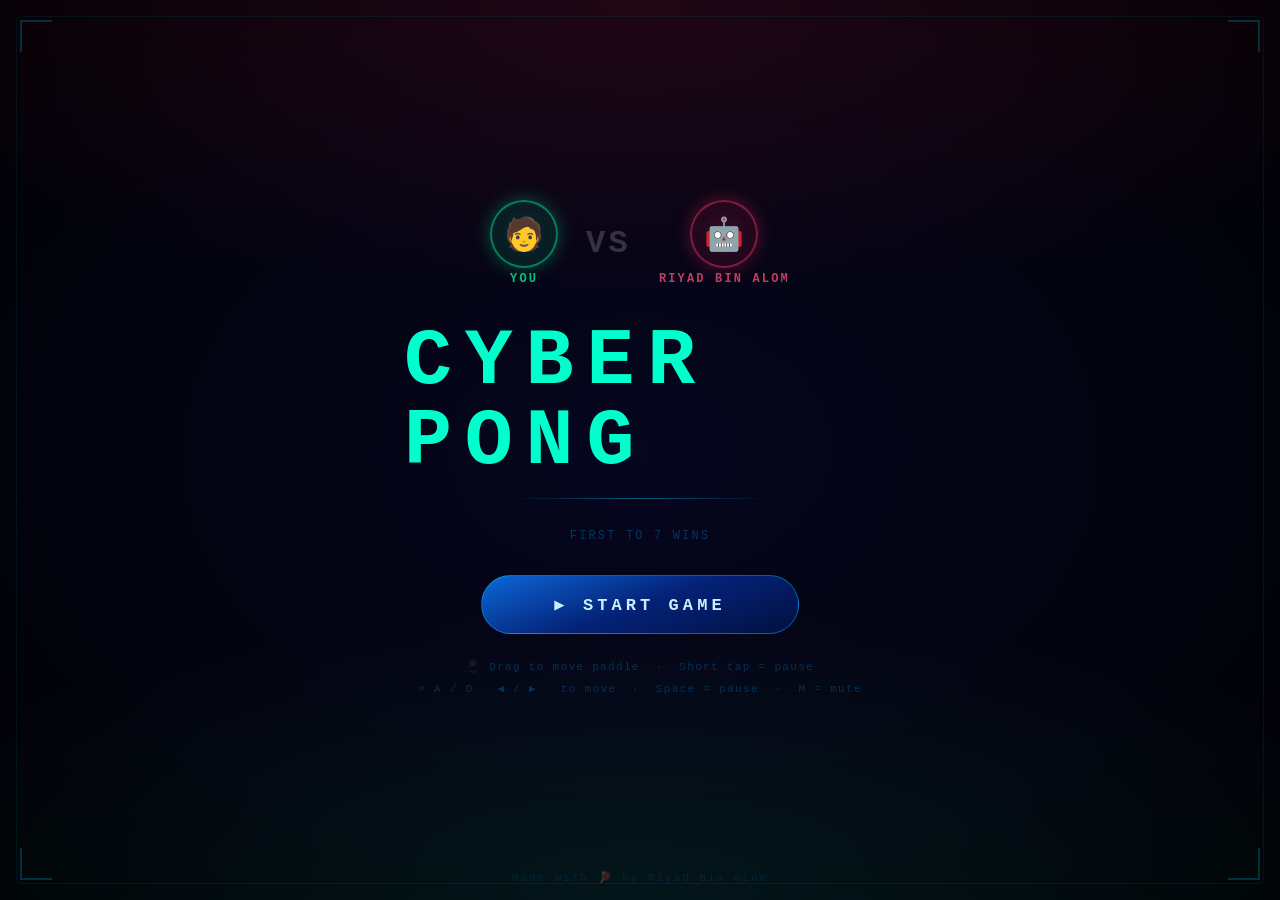
<file: pong.html>
<!DOCTYPE html>
<html lang="en">
<head>
<meta charset="UTF-8"/>
<meta name="viewport" content="width=device-width,initial-scale=1.0,maximum-scale=1.0,user-scalable=no"/>
<title>CYBER PONG</title>
<style>
*{margin:0;padding:0;box-sizing:border-box;}
html,body{width:100%;height:100%;overflow:hidden;background:#000;}
canvas{display:block;touch-action:none;position:fixed;inset:0;}

@keyframes fadeIn{from{opacity:0;transform:translateY(16px);}to{opacity:1;transform:translateY(0);}}
@keyframes fadeInSlow{from{opacity:0;}to{opacity:1;}}
@keyframes glowPulse{0%,100%{text-shadow:0 0 20px #00ffcc,0 0 60px #0088ff,0 0 100px #003366;}50%{text-shadow:0 0 40px #00ffff,0 0 100px #0055ff,0 0 160px #003388;}}
@keyframes btnPulse{0%,100%{box-shadow:0 0 20px rgba(0,200,255,.38),0 8px 28px rgba(0,0,0,.75);}50%{box-shadow:0 0 45px rgba(0,200,255,.72),0 8px 28px rgba(0,0,0,.75);}}
@keyframes cntPop{0%{opacity:0;transform:scale(3.5);}25%{opacity:1;}85%{opacity:1;}100%{opacity:0;transform:scale(.5);}}
@keyframes notifSlide{0%{opacity:0;transform:translateX(-50%) translateY(-10px);}12%{opacity:1;transform:translateX(-50%) translateY(0);}80%{opacity:1;}100%{opacity:0;}}
@keyframes popUp{0%{opacity:1;transform:translateY(0) scale(1);}100%{opacity:0;transform:translateY(-50px) scale(2);}}
@keyframes winGlow{0%,100%{text-shadow:0 0 20px #ffd700,0 0 60px #ff8800;}50%{text-shadow:0 0 40px #ffee00,0 0 100px #ffaa00;}}
@keyframes loseGlow{0%,100%{text-shadow:0 0 20px #ff3355,0 0 60px #cc0033;}50%{text-shadow:0 0 40px #ff4466,0 0 100px #ff0044;}}
@keyframes scanline{0%{background-position:0 0;}100%{background-position:0 100px;}}
@keyframes borderAnim{0%,100%{opacity:.4;}50%{opacity:1;}}
@keyframes floatUp{0%,100%{transform:translateY(0);}50%{transform:translateY(-8px);}}
@keyframes typewriter{from{width:0;}to{width:100%;}}
@keyframes blink{0%,100%{opacity:1;}50%{opacity:0;}}
@keyframes particleFly{0%{opacity:1;transform:translate(0,0) scale(1);}100%{opacity:0;transform:translate(var(--tx),var(--ty)) scale(0);}}

/* ── OVERLAY ── */
#ov{
  position:fixed;inset:0;z-index:20;
  display:flex;flex-direction:column;align-items:center;justify-content:center;
  background:
    radial-gradient(ellipse 120% 60% at 50% 0%,   rgba(255,30,80,.12)  0%,transparent 55%),
    radial-gradient(ellipse 120% 60% at 50% 100%,  rgba(0,200,150,.10) 0%,transparent 55%),
    radial-gradient(ellipse 80%  80% at 50% 50%,   #060620 0%,#02020a 70%,#000 100%);
  overflow:hidden;
}
#ov.hide{display:none;}

/* scanline overlay on the menu */
#ov::before{
  content:'';position:absolute;inset:0;pointer-events:none;z-index:0;
  background:repeating-linear-gradient(0deg,transparent 0px,transparent 2px,rgba(0,0,0,.08) 2px,rgba(0,0,0,.08) 4px);
  animation:scanline 6s linear infinite;
}

/* corner decorations */
#ov::after{
  content:'';position:absolute;inset:16px;pointer-events:none;z-index:0;
  border:1px solid rgba(0,200,255,.08);border-radius:4px;
}

.ov-inner{
  position:relative;z-index:2;
  display:flex;flex-direction:column;align-items:center;
  width:100%;max-width:520px;padding:0 24px;
}

/* TOP — versus banner */
.ov-versus{
  display:flex;align-items:center;gap:clamp(10px,3vw,28px);
  margin-bottom:clamp(20px,4vh,36px);
  animation:fadeIn .5s ease-out;
}
.ov-player-card{
  display:flex;flex-direction:column;align-items:center;gap:4px;
}
.ov-avatar{
  width:clamp(44px,10vw,68px);height:clamp(44px,10vw,68px);
  border-radius:50%;display:flex;align-items:center;justify-content:center;
  font-size:clamp(20px,5vw,32px);position:relative;
}
.ov-avatar.you{
  background:radial-gradient(circle,rgba(0,255,160,.18),rgba(0,100,80,.06));
  border:2px solid rgba(0,255,160,.45);
  box-shadow:0 0 18px rgba(0,255,160,.30),inset 0 0 12px rgba(0,255,160,.08);
}
.ov-avatar.ai{
  background:radial-gradient(circle,rgba(255,50,100,.18),rgba(120,20,50,.06));
  border:2px solid rgba(255,50,100,.45);
  box-shadow:0 0 18px rgba(255,50,100,.30),inset 0 0 12px rgba(255,50,100,.08);
}
.ov-pname{
  font-size:clamp(9px,1.8vw,12px);letter-spacing:.18em;font-weight:700;
  font-family:'Courier New',monospace;
}
.ov-pname.you{color:rgba(0,255,160,.75);}
.ov-pname.ai {color:rgba(255,80,120,.75);}
.ov-vs{
  font-size:clamp(18px,4vw,32px);font-weight:900;letter-spacing:.10em;
  color:rgba(255,255,255,.18);font-family:'Courier New',monospace;
}

/* TITLE */
.ov-logo{
  font-size:clamp(36px,8vw,80px);font-weight:900;letter-spacing:.16em;
  font-family:'Courier New',monospace;color:#00ffcc;
  animation:glowPulse 2.4s ease-in-out infinite;
  margin-bottom:4px;line-height:1;
}
.ov-logo.win {color:#ffd700;animation:winGlow  1.8s ease-in-out infinite;}
.ov-logo.lose{color:#ff3355;animation:loseGlow 1.8s ease-in-out infinite;}

/* subtitle line */
.ov-line{
  width:clamp(140px,30vw,260px);height:1px;margin:12px auto;
  background:linear-gradient(90deg,transparent,rgba(0,200,255,.45),transparent);
  animation:borderAnim 2s ease-in-out infinite;
}

/* result */
.ov-result{
  font-size:clamp(13px,2.8vw,20px);color:rgba(0,210,255,.78);
  letter-spacing:.12em;margin-bottom:8px;
  animation:fadeIn .5s ease-out;font-family:'Courier New',monospace;
}
.ov-msg{
  font-size:clamp(11px,2.2vw,16px);color:rgba(255,215,120,.82);
  text-align:center;padding:0 12px;line-height:1.70;
  animation:fadeIn .8s ease-out;font-family:'Courier New',monospace;
}

/* win score */
.ov-winscore{
  margin-top:10px;font-size:clamp(9px,1.8vw,12px);
  color:rgba(0,160,255,.30);letter-spacing:.18em;
  font-family:'Courier New',monospace;
}

/* START BUTTON */
.ov-btn{
  margin-top:clamp(20px,4vh,32px);
  padding:clamp(13px,2.2vh,18px) clamp(40px,8vw,72px);
  border-radius:60px;
  border:1px solid rgba(0,210,255,.40);
  background:linear-gradient(160deg,#0c68d8 0%,#042278 50%,#021040 100%);
  color:#c8eeff;
  font-size:clamp(13px,2.6vw,17px);font-weight:700;
  letter-spacing:.24em;cursor:pointer;
  animation:btnPulse 2.4s ease-in-out infinite,floatUp 3s ease-in-out infinite;
  transition:transform .1s,filter .1s;
  -webkit-tap-highlight-color:transparent;
  font-family:'Courier New',monospace;
  position:relative;overflow:hidden;
}
.ov-btn::before{
  content:'';position:absolute;top:0;left:-100%;width:60%;height:100%;
  background:linear-gradient(90deg,transparent,rgba(255,255,255,.12),transparent);
  animation:shimmer 2.8s ease-in-out infinite;
}
@keyframes shimmer{0%{left:-100%;}60%,100%{left:160%;}}
.ov-btn:active{transform:scale(.92);filter:brightness(1.6);animation:none;}

/* controls hint */
.ov-controls{
  margin-top:clamp(14px,3vh,22px);
  font-size:clamp(8px,1.6vw,11px);color:rgba(0,150,255,.28);
  letter-spacing:.12em;text-align:center;line-height:2.0;
  animation:fadeIn 1.4s ease-out;font-family:'Courier New',monospace;
}

/* footer */
.ov-footer{
  position:fixed;bottom:16px;left:0;right:0;text-align:center;
  font-size:clamp(8px,1.5vw,11px);color:rgba(0,100,180,.22);
  letter-spacing:.18em;font-family:'Courier New',monospace;
  animation:fadeInSlow 2s ease-out;
}

/* corner brackets */
.corner{position:absolute;z-index:1;width:clamp(20px,4vw,32px);height:clamp(20px,4vw,32px);}
.corner.tl{top:20px;left:20px; border-top:2px solid rgba(0,200,255,.22);border-left:2px solid rgba(0,200,255,.22);}
.corner.tr{top:20px;right:20px;border-top:2px solid rgba(0,200,255,.22);border-right:2px solid rgba(0,200,255,.22);}
.corner.bl{bottom:20px;left:20px; border-bottom:2px solid rgba(0,200,255,.22);border-left:2px solid rgba(0,200,255,.22);}
.corner.br{bottom:20px;right:20px;border-bottom:2px solid rgba(0,200,255,.22);border-right:2px solid rgba(0,200,255,.22);}

/* ── COUNTDOWN ── */
#cnt{
  position:fixed;inset:0;z-index:19;
  display:none;align-items:center;justify-content:center;
  flex-direction:column;gap:16px;
  background:rgba(0,0,6,.85);
  backdrop-filter:blur(6px);
}
#cnt.show{display:flex;}
#cnt-n{
  font-size:clamp(100px,24vw,210px);font-weight:900;
  color:#00ffcc;font-family:'Courier New',monospace;
  text-shadow:0 0 50px rgba(0,255,200,.90),0 0 120px rgba(0,200,255,.50);
  animation:cntPop 1s ease-out forwards;
}
#cnt-sub{
  font-size:clamp(10px,2vw,14px);color:rgba(0,200,255,.38);
  letter-spacing:.28em;font-family:'Courier New',monospace;
}

/* ── NOTIF ── */
#notif{
  position:fixed;top:12%;left:50%;
  transform:translateX(-50%);z-index:15;
  background:rgba(3,3,18,.92);
  border:1px solid rgba(255,200,0,.48);
  border-radius:8px;padding:5px 20px;
  font-size:clamp(11px,2.2vw,15px);font-weight:700;
  color:#ffd700;letter-spacing:.16em;white-space:nowrap;
  text-shadow:0 0 10px rgba(255,215,0,.85);
  display:none;font-family:'Courier New',monospace;
}
#notif.show{display:block;animation:notifSlide 2.8s ease-out forwards;}

/* ── SCORE POPS ── */
.spop{
  position:fixed;font-size:clamp(20px,5vw,38px);font-weight:900;
  pointer-events:none;z-index:14;
  animation:popUp .9s ease-out forwards;
  text-shadow:0 0 16px currentColor;
  font-family:'Courier New',monospace;letter-spacing:.05em;
}

/* ── TOUCH ZONES ── */
#tzL,#tzR{
  position:fixed;bottom:0;width:50%;height:40%;z-index:1;
  pointer-events:none;opacity:0;transition:opacity .25s;
}
#tzL{left:0; background:linear-gradient(0deg,rgba(0,180,255,.07),transparent);}
#tzR{right:0;background:linear-gradient(0deg,rgba(0,180,255,.07),transparent);}
.tz-on{opacity:1!important;}

/* ── PAUSE ── */
#pauseScreen{
  position:fixed;inset:0;z-index:18;display:none;
  align-items:center;justify-content:center;flex-direction:column;gap:12px;
  background:rgba(0,0,8,.85);backdrop-filter:blur(8px);
}
#pauseScreen.show{display:flex;}
.pause-title{
  font-size:clamp(28px,7vw,60px);font-weight:900;
  color:rgba(0,255,220,.92);letter-spacing:.18em;
  text-shadow:0 0 18px rgba(0,255,200,.55);
  font-family:'Courier New',monospace;
}
.pause-sub{
  font-size:clamp(10px,2vw,14px);color:rgba(0,200,255,.42);
  letter-spacing:.16em;font-family:'Courier New',monospace;
}
</style>
</head>
<body>
<canvas id="c"></canvas>
<div id="notif"></div>
<div id="cnt"><div id="cnt-n">3</div><div id="cnt-sub">GET READY</div></div>
<div id="tzL"></div><div id="tzR"></div>

<!-- PAUSE -->
<div id="pauseScreen">
  <div class="pause-title">⏸  PAUSED</div>
  <div class="pause-sub">tap · space · enter  to resume</div>
</div>

<!-- MAIN OVERLAY -->
<div id="ov">
  <!-- corner brackets -->
  <div class="corner tl"></div>
  <div class="corner tr"></div>
  <div class="corner bl"></div>
  <div class="corner br"></div>

  <div class="ov-inner">

    <!-- VS Banner -->
    <div class="ov-versus">
      <div class="ov-player-card">
        <div class="ov-avatar you">🧑</div>
        <div class="ov-pname you">YOU</div>
      </div>
      <div class="ov-vs">VS</div>
      <div class="ov-player-card">
        <div class="ov-avatar ai">🤖</div>
        <div class="ov-pname ai">RIYAD BIN ALOM</div>
      </div>
    </div>

    <!-- Title -->
    <div class="ov-logo"    id="ovLogo">CYBER PONG</div>
    <div class="ov-line"></div>

    <!-- Result / Score (shown after game) -->
    <div class="ov-result"   id="ovResult"></div>
    <div class="ov-msg"      id="ovMsg"></div>
    <div class="ov-winscore" id="ovWinScore">FIRST TO 7 WINS</div>

    <!-- CTA -->
    <button class="ov-btn" id="ovBtn">▶  START GAME</button>

    <div class="ov-controls" id="ovCtrl">
      📱 Drag to move paddle &nbsp;·&nbsp; Short tap = pause<br>
      ⌨️  A / D &nbsp; ◀ / ▶ &nbsp; to move &nbsp;·&nbsp; Space = pause &nbsp;·&nbsp; M = mute
    </div>

  </div>

  <div class="ov-footer">Made with 🏓 by Riyad Bin Alom</div>
</div>

<script>
/* ═══════════════════════════════════════════════════════════════
   CYBER PONG  v4.0  —  Complete rewrite
   ───────────────────────────────────────────────────────────────
   AI Logic:
   • Simulates ball path frame-by-frame including wall bounces
   • Moves at limited speed (never teleports)
   • Reaction delay scales with difficulty
   • Aims at a random point within paddle width (not always center)
   • Returns to center when ball moving away
   ═══════════════════════════════════════════════════════════════ */

const cv  = document.getElementById('c');
const ctx = cv.getContext('2d');
let W=0, H=0;

/* ── RESIZE ── */
function resize(){
  W = cv.width  = window.innerWidth;
  H = cv.height = window.innerHeight;
  bakeBG();
}
window.addEventListener('resize', resize);

/* ── SCALE FACTOR ── */
const S = ()=> Math.min(W,H)/700;

/* ── LAYOUT (all in px, scale with screen) ── */
const PAD_H      = ()=> Math.round(Math.max(9,  H*.020));
const PAD_W_NORM = ()=> Math.round(Math.max(80, W*.200));
const PAD_W_SMAL = ()=> Math.round(Math.max(40, W*.100));
const PAD_MARGIN = ()=> Math.round(H*.050);
const BALL_R     = ()=> Math.max(7, Math.round(Math.min(W,H)*.016));
const TRAIL_MAX  = 18;

/* ── DIFFICULTY per level ──
   Ball: starts at 300 px/s, grows 28/level, cap 640
   AI  : starts at 260 px/s (always a little < ball), grows 24/level, cap 560
   Player: always fast enough
*/
const BALL_BASE = 300;
const BALL_INCR = 28;
const BALL_CAP  = 640;
const AI_BASE   = 175;   // noticeably slower than player
const AI_INCR   = 16;
const AI_CAP    = 390;
const PLR_BASE  = 820;

const ballSpd  = ()=> Math.min((BALL_BASE+(level-1)*BALL_INCR)*S(), BALL_CAP*S());
const aiSpd    = ()=> Math.min((AI_BASE  +(level-1)*AI_INCR  )*S(), AI_CAP *S());
const plrSpd   = ()=> PLR_BASE*S();

/* ── PROMO ── */
let pSmall=false, pSlow=false;
const effectiveBallSpd = ()=> pSlow ? ballSpd()*.62 : ballSpd();
const effectiveAiSpd   = ()=> pSlow ? aiSpd() *1.55 : aiSpd();
const effectivePadW    = ()=> pSmall ? PAD_W_SMAL() : PAD_W_NORM();

/* ── STATE ── */
let plrX, aiX;
let bx, by, bvx, bvy;
let plrScore=0, aiScore=0, level=1;
let gs='idle';   // idle|countdown|running|paused|dead
let raf=null, lastTs=0;
let scored=false;

/* ball feel */
let combo=0, fireBall=false, fireTmr=0;

/* effects */
let shk=0;
let parts=[], trail=[];

/* powerup */
let puCourt=false, puX=0, puY=0, puTO=null, puEffT=0;

/* input */
let leftDown=false, rightDown=false;

/* ── AI STATE ── */
let aiTargetX   = 0;     // x position (left edge) AI is moving toward
let aiReacting  = false; // true while waiting for reaction delay
let aiReactTO   = null;

/* ── HELPERS ── */
const clamp    = (v,lo,hi)=> v<lo?lo:v>hi?hi:v;
const plrPadY  = ()=> H - PAD_MARGIN() - PAD_H();
const aiPadY   = ()=> PAD_MARGIN();

/* ═══════════════════════════════
   AI CORE
   Predict ball landing using
   physics simulation then move
   paddle at limited speed toward it.
   ═══════════════════════════════ */
function predictBallX(){
  /* Simulate ball path at ~120fps steps until it reaches AI paddle row */
  const R   = BALL_R();
  const dt  = 1/120;
  let px=bx, py=by, pvx=bvx, pvy=bvy;
  const targetY = aiPadY() + PAD_H();

  /* safety: max steps = time for ball to cross screen twice */
  const maxSteps = Math.ceil(H*2 / Math.max(1, Math.abs(pvy)*dt));

  for(let i=0; i<Math.min(maxSteps,4000); i++){
    px += pvx*dt;
    py += pvy*dt;

    if(px-R <= 0){ px=R;   pvx= Math.abs(pvx); }
    if(px+R >= W){ px=W-R; pvx=-Math.abs(pvx); }

    if(py <= targetY){
      /* Clamp to valid range */
      return clamp(px, R, W-R);
    }
  }
  return W/2;  /* fallback */
}

function updateAI(dt){
  const spd = effectiveAiSpd() * (dt/1000);

  /* When ball starts moving TOWARD AI, trigger reaction after delay */
  if(bvy < 0 && !aiReacting){
    aiReacting = true;
    /* Reaction delay: level1=210ms, level7=45ms */
    const delay = Math.max(80, 280 - (level-1)*28);
    clearTimeout(aiReactTO);
    aiReactTO = setTimeout(()=>{
      const landX = predictBallX();
      const aiPW  = PAD_W_NORM();

      /* Aim so that ball hits somewhere within paddle (not always center).
         This creates natural variation — sometimes AI has to scramble */
      const errScale = Math.max(0.25, 0.90 - (level-1)*0.09); const aimOffset = (Math.random() - 0.5) * aiPW * errScale;
      aiTargetX = clamp(landX - aiPW/2 + aimOffset, 0, W - aiPW);
    }, delay);
  }

  /* Ball moving AWAY → stop reacting, drift back to center */
  if(bvy > 0){
    if(aiReacting){
      aiReacting = false;
      clearTimeout(aiReactTO);
    }
    /* Lazy center drift — not instant */
    const centerX = (W - PAD_W_NORM()) / 2;
    aiTargetX += (centerX - aiTargetX) * 0.04;
  }

  /* Move toward target at capped speed */
  const diff = aiTargetX - aiX;
  if(Math.abs(diff) > 0.5){
    aiX += Math.sign(diff) * Math.min(Math.abs(diff), spd);
  }
  aiX = clamp(aiX, 0, W - PAD_W_NORM());
}

/* ═══════════════════════════════
   AUDIO
   ═══════════════════════════════ */
const Snd=(()=>{
  let ax,master,muted=false,bgOn=false,bgStop=false,bgTO=null;
  const init=()=>{
    if(ax)return;
    ax=new(window.AudioContext||window.webkitAudioContext)();
    master=ax.createGain(); master.gain.value=0.20; master.connect(ax.destination);
  };
  const res=()=>{ if(ax&&ax.state==='suspended') ax.resume(); };

  function tone(f,d,tp,v,dl,atk){
    if(!ax||muted)return;
    const o=ax.createOscillator(),g=ax.createGain();
    o.connect(g); g.connect(master); o.type=tp||'square'; o.frequency.value=f;
    const t0=ax.currentTime+(dl||0), a=atk||0.002;
    g.gain.setValueAtTime(0,t0);
    g.gain.linearRampToValueAtTime(v,t0+a);
    g.gain.exponentialRampToValueAtTime(0.0001,t0+a+d);
    o.start(t0); o.stop(t0+a+d+0.05);
  }
  function noise(d,v,dl,fc){
    if(!ax||muted)return;
    const buf=ax.createBuffer(1,ax.sampleRate*d,ax.sampleRate);
    const da=buf.getChannelData(0);
    for(let i=0;i<da.length;i++) da[i]=(Math.random()*2-1)*.5;
    const src=ax.createBufferSource(),g=ax.createGain(),f=ax.createBiquadFilter();
    f.type='lowpass'; f.frequency.value=fc||600;
    src.buffer=buf; src.connect(f); f.connect(g); g.connect(master);
    const t0=ax.currentTime+(dl||0);
    g.gain.setValueAtTime(v,t0);
    g.gain.exponentialRampToValueAtTime(0.0001,t0+d);
    src.start(t0); src.stop(t0+d+0.05);
  }

  const hit=(c)=>{
    res();
    const f=290+Math.min(c,7)*52;
    tone(f,   .034,'square',  .52,0,.001);
    tone(f*1.5,.026,'square', .24,.018,.001);
    noise(.010,.12,0,900);
    if(c>=3) tone(f*2,.052,'sine',.22,.008,.002);
  };
  const wall=()=>{ res(); tone(190,.038,'square',.30,0,.001); noise(.012,.08,0,380); };
  const scoreP=(isP)=>{
    res(); stopBG();
    if(isP){
      [523,659,784,1047,1319].forEach((f,i)=>tone(f,.11,'square',.38,i*.070,.003));
      noise(.07,.10,.36,1400);
    } else {
      [392,330,262,196,131].forEach((f,i)=>tone(f,.14,'sawtooth',.42,i*.078,.003));
      noise(.14,.18,.38,280);
    }
    setTimeout(()=>{ if(gs==='running') startBG(); }, 980);
  };
  const puSnd=()=>{ res(); [523,659,784,1047,1319,1568].forEach((f,i)=>tone(f,.11,'triangle',.32,i*.058,.005)); };
  const fireSnd=()=>{ res(); noise(.12,.38,0,190); tone(105,.16,'sawtooth',.65,0,.001); };
  const cdSnd=(n)=>{ res(); tone(n===0?880:440,.13,'square',.40,0,.003); };
  const winSnd=()=>{ res(); stopBG(); [523,659,784,1047,1319,1568,2093,2637].forEach((f,i)=>tone(f,.13,'square',.36,i*.060,.004)); noise(.10,.14,.50,1600); };
  const loseSnd=()=>{ res(); stopBG(); [440,392,330,262,196,131,98,65].forEach((f,i)=>tone(f,.17,'sawtooth',.44,i*.092,.004)); noise(.22,.24,.66,180); };
  const introSnd=()=>{ res(); [659,784,880,1047,1319,880,1047,1568].forEach((f,i)=>tone(f,.10,'square',.28,i*.082+.05,.004)); };

  /* BGM */
  const BT=.115;
  const SS=[130,146,165,185,196,220,247,262,294,330,370,392,440,494,523,587,659,784,880,1047];
  const ML=[10,10,13,13,14,12,10,12,14,16,14,12,10,12,-1,-1,10,10,13,14,16,14,13,12,10,10,12,14,16,14,12,-1,8,8,11,11,12,10,8,10,12,14,12,10,8,10,-1,-1,10,12,14,16,17,16,14,12,10,12,14,16,14,12,10,-1];
  const BL=[0,-1,3,-1,0,-1,3,-1,0,-1,5,-1,3,-1,0,-1,0,-1,3,-1,5,-1,3,-1,0,-1,-1,-1,5,-1,3,-1,0,-1,2,-1,0,-1,2,-1,0,-1,4,-1,2,-1,0,-1,0,-1,3,-1,0,-1,5,-1,3,-1,0,-1,5,-1,3,-1];
  const HH=[1,0,1,0,1,0,1,1,1,0,1,0,1,1,1,0,1,0,1,0,1,0,1,0,1,0,1,0,1,1,1,1,1,0,1,0,1,0,1,0,1,0,1,0,1,0,1,0,1,1,1,0,1,0,1,1,1,0,1,1,1,0,1,0];
  const KK=[1,0,0,0,1,0,0,0,1,0,0,0,1,0,0,0,1,0,0,0,1,0,0,0,1,0,0,1,1,0,0,0,1,0,0,0,1,0,0,0,1,0,0,0,1,0,0,0,1,0,0,0,1,0,0,0,1,0,0,0,1,0,1,0];
  const BARS=ML.length/16;
  function schBG(st,bi){
    if(bgStop||muted)return;
    const bar=bi%BARS;
    for(let i=0;i<16;i++){
      const dt=st+i*BT-ax.currentTime;
      const mn=ML[bar*16+i],bn=BL[bar*16+i],hh=HH[bar*16+i],kk=KK[bar*16+i];
      if(mn>=0) tone(SS[mn],   BT*.72,'square',  .070,dt,.003);
      if(bn>=0) tone(SS[bn]/2, BT*.55,'triangle',.060,dt,.005);
      if(hh)    noise(.013,.025,dt,2200);
      if(kk)    tone(50,.036,'sine',.10,dt,.001);
    }
    const nxt=st+16*BT;
    bgTO=setTimeout(()=>schBG(nxt,bi+1), Math.max(0,(nxt-ax.currentTime-BT)*1000));
  }
  function startBG(){ if(!ax||muted||bgOn)return; bgOn=true; bgStop=false; res(); schBG(ax.currentTime+.12,0); }
  function stopBG() { bgOn=false; bgStop=true; clearTimeout(bgTO); }
  function toggleMute(){
    if(!ax) init(); muted=!muted; master.gain.value=muted?0:.20;
    if(muted) stopBG(); else if(gs==='running') startBG();
  }
  return {init,startBG,stopBG,toggleMute,hit,wall,scoreP,puSnd,fireSnd,cdSnd,winSnd,loseSnd,introSnd};
})();

/* ═══════════════════════════════
   PARTICLES
   ═══════════════════════════════ */
function spawnParts(x,y,col,n,spd,sz){
  for(let i=0;i<n;i++){
    const a=Math.PI*2*Math.random(), s=spd*(0.4+Math.random());
    parts.push({x,y,vx:Math.cos(a)*s,vy:Math.sin(a)*s-s*.18,
      life:1,decay:.028+Math.random()*.042,sz:sz*(.5+Math.random()),col});
  }
}
function spawnRing(x,y,col,n=22){
  for(let i=0;i<n;i++){
    const a=Math.PI*2*i/n;
    parts.push({x,y,vx:Math.cos(a)*5.5,vy:Math.sin(a)*5.5,life:1,decay:.046,sz:1.6,col});
  }
}
function updateParts(){
  for(let i=parts.length-1;i>=0;i--){
    const p=parts[i];
    p.x+=p.vx; p.y+=p.vy; p.vy+=.07; p.vx*=.962; p.life-=p.decay;
    if(p.life<=0) parts.splice(i,1);
  }
}
function drawParts(){
  ctx.save();
  for(const p of parts){
    ctx.globalAlpha=p.life*p.life;
    ctx.fillStyle=p.col;
    ctx.fillRect(p.x-p.sz/2,p.y-p.sz/2,p.sz,p.sz);
  }
  ctx.globalAlpha=1;
  ctx.restore();
}

/* ═══════════════════════════════
   SCREEN SHAKE
   ═══════════════════════════════ */
function trigShake(a){ shk=Math.max(shk,a); }
function applyShake(){
  if(shk>.3){
    cv.style.transform=`translate(${(Math.random()-.5)*shk*2}px,${(Math.random()-.5)*shk*2}px)`;
    shk*=.65;
  } else { shk=0; cv.style.transform=''; }
}

/* ═══════════════════════════════
   BACKGROUND
   ═══════════════════════════════ */
let bgCv=document.createElement('canvas');
function bakeBG(){
  bgCv.width=W; bgCv.height=H;
  const bx=bgCv.getContext('2d');

  /* Deep space gradient */
  const gr=bx.createLinearGradient(0,0,0,H);
  gr.addColorStop(0,'#050518');
  gr.addColorStop(0.5,'#04040f');
  gr.addColorStop(1,'#02020a');
  bx.fillStyle=gr; bx.fillRect(0,0,W,H);

  /* Fine grid */
  const gs=Math.round(Math.min(W,H)/28);
  bx.strokeStyle='rgba(0,60,180,.065)'; bx.lineWidth=1;
  for(let i=0;i<W;i+=gs){ bx.beginPath(); bx.moveTo(i,0); bx.lineTo(i,H); bx.stroke(); }
  for(let j=0;j<H;j+=gs){ bx.beginPath(); bx.moveTo(0,j); bx.lineTo(W,j); bx.stroke(); }

  /* Glow zones */
  const topGlow=bx.createRadialGradient(W/2,0,0,W/2,0,H*.45);
  topGlow.addColorStop(0,'rgba(255,30,80,.06)'); topGlow.addColorStop(1,'transparent');
  bx.fillStyle=topGlow; bx.fillRect(0,0,W,H);

  const botGlow=bx.createRadialGradient(W/2,H,0,W/2,H,H*.45);
  botGlow.addColorStop(0,'rgba(0,200,150,.06)'); botGlow.addColorStop(1,'transparent');
  bx.fillStyle=botGlow; bx.fillRect(0,0,W,H);

  /* Vignette */
  const vig=bx.createRadialGradient(W/2,H/2,H*.18,W/2,H/2,H*.88);
  vig.addColorStop(0,'transparent'); vig.addColorStop(1,'rgba(0,0,0,.50)');
  bx.fillStyle=vig; bx.fillRect(0,0,W,H);
}

/* ═══════════════════════════════
   RESET BALL
   ═══════════════════════════════ */
function resetBall(toPlayer){
  bx=W/2; by=H/2;
  /* Angle: 28°–58° from vertical — always feels playable */
  const deg=28+Math.random()*30;
  const rad=deg*Math.PI/180;
  const side=(Math.random()<.5)?1:-1;
  const spd=effectiveBallSpd();
  bvx=Math.sin(rad)*spd*side;
  bvy=(toPlayer?1:-1)*Math.cos(rad)*spd;
  combo=0; fireBall=false; fireTmr=0; trail=[];
  scored=false;
  /* Reset AI state */
  aiReacting=false; clearTimeout(aiReactTO); aiTargetX=(W-PAD_W_NORM())/2;
}

/* ═══════════════════════════════
   INIT
   ═══════════════════════════════ */
function initGame(){
  cancelAnimationFrame(raf); Snd.stopBG(); clearTimeout(puTO);
  plrX=(W-effectivePadW())/2; aiX=(W-PAD_W_NORM())/2; aiTargetX=aiX;
  plrScore=0; aiScore=0; level=1;
  parts=[]; trail=[]; shk=0; cv.style.transform='';
  puCourt=false; puEffT=0; combo=0; fireBall=false; fireTmr=0; scored=false;
  leftDown=false; rightDown=false;
  resetBall(1); gs='idle'; lastTs=0;
}

/* ═══════════════════════════════
   NOTIF
   ═══════════════════════════════ */
let notifTO=null;
function showNotif(txt){
  clearTimeout(notifTO);
  const el=document.getElementById('notif');
  el.textContent=txt; el.classList.remove('show');
  void el.offsetWidth; el.classList.add('show');
  notifTO=setTimeout(()=>el.classList.remove('show'),2800);
}

/* ── SCORE POP ── */
function scorePop(txt,x,y,col){
  const el=document.createElement('div'); el.className='spop';
  el.textContent=txt; el.style.color=col||'#00ffcc';
  el.style.left=Math.round(x)+'px'; el.style.top=Math.round(y)+'px';
  document.body.appendChild(el);
  el.addEventListener('animationend',()=>el.remove());
}

/* ── POWERUP SCHEDULE ── */
function schedulePU(){
  clearTimeout(puTO);
  if(puCourt||puEffT>0) return;
  puTO=setTimeout(()=>{
    if(gs!=='running'||puCourt) return;
    puX=W*.15+Math.random()*W*.70;
    puY=H*.28+Math.random()*H*.44;
    puCourt=true; Snd.puSnd();
    spawnRing(puX,puY,'rgba(255,215,0,.65)',16);
    showNotif('⭐  POWER-UP  —  catch it!');
  }, 9000+Math.random()*7000);
}

/* ═══════════════════════════════
   DRAWING HELPERS
   ═══════════════════════════════ */
function rrect(x,y,w,h,r){
  r=Math.min(r,w/2,h/2);
  ctx.beginPath();
  ctx.moveTo(x+r,y); ctx.lineTo(x+w-r,y); ctx.arcTo(x+w,y,x+w,y+r,r);
  ctx.lineTo(x+w,y+h-r); ctx.arcTo(x+w,y+h,x+w-r,y+h,r);
  ctx.lineTo(x+r,y+h); ctx.arcTo(x,y+h,x,y+h-r,r);
  ctx.lineTo(x,y+r); ctx.arcTo(x,y,x+r,y,r);
  ctx.closePath();
}

function drawPaddle(x,y,pw,isPlayer){
  const ph=PAD_H();
  const r=ph/2;
  const mainC = isPlayer?'#00e896':'#ff3366';
  const glowC = isPlayer?'rgba(0,240,150,.70)':'rgba(255,50,100,.70)';
  const edgeC = isPlayer?'rgba(0,255,200,.85)':'rgba(255,100,140,.85)';
  const shineC= isPlayer?'rgba(200,255,230,.22)':'rgba(255,200,220,.22)';

  ctx.save();
  /* outer glow */
  ctx.shadowColor=glowC; ctx.shadowBlur=22;
  rrect(x,y,pw,ph,r); ctx.fillStyle=mainC; ctx.fill();
  ctx.shadowBlur=0;

  /* inner body gradient */
  const g=ctx.createLinearGradient(x,y,x,y+ph);
  g.addColorStop(0,isPlayer?'rgba(0,255,180,.20)':'rgba(255,80,120,.20)');
  g.addColorStop(1,'rgba(0,0,0,.15)');
  rrect(x,y,pw,ph,r); ctx.fillStyle=g; ctx.fill();

  /* top shine */
  ctx.fillStyle=shineC; rrect(x+5,y+1,pw-10,ph*.42,r*.6); ctx.fill();

  /* edge caps */
  ctx.fillStyle=edgeC;
  rrect(x,y,5,ph,r); ctx.fill();
  rrect(x+pw-5,y,5,ph,r); ctx.fill();

  /* center dot */
  ctx.fillStyle='rgba(255,255,255,.25)';
  ctx.beginPath(); ctx.arc(x+pw/2,y+ph/2,2,0,Math.PI*2); ctx.fill();

  ctx.restore();
}

function drawBall(ts){
  const R=BALL_R();
  ctx.save();

  /* trail */
  for(let i=1;i<trail.length;i++){
    const t=trail[i], fade=(1-i/trail.length)*.45;
    ctx.globalAlpha=fade*fade;
    if(fireBall){
      const rr=Math.max(0,200-i*20), gg=Math.max(0,100-i*18);
      ctx.fillStyle=`rgb(255,${rr},${gg})`;
    } else {
      ctx.fillStyle='rgba(0,220,255,1)';
    }
    const r2=Math.max(2,R*(1-i/trail.length*.6));
    ctx.beginPath(); ctx.arc(t.x,t.y,r2,0,Math.PI*2); ctx.fill();
  }
  ctx.globalAlpha=1;

  const pulse=Math.sin(ts*.014)*.12+.88;

  /* fire aura */
  if(fireBall){
    const auraG=ctx.createRadialGradient(bx,by,0,bx,by,R*3.5);
    auraG.addColorStop(0,'rgba(255,180,0,.35)');
    auraG.addColorStop(1,'rgba(255,50,0,0)');
    ctx.fillStyle=auraG;
    ctx.beginPath(); ctx.arc(bx,by,R*3.5,0,Math.PI*2); ctx.fill();
  }

  /* ball body */
  ctx.shadowColor=fireBall?'rgba(255,130,0,.90)':'rgba(0,200,255,.85)';
  ctx.shadowBlur=22*pulse;
  const ballG=ctx.createRadialGradient(bx-R*.25,by-R*.25,0,bx,by,R);
  if(fireBall){
    ballG.addColorStop(0,'#ffee88'); ballG.addColorStop(.5,'#ff7700'); ballG.addColorStop(1,'#cc2200');
  } else {
    ballG.addColorStop(0,'#aaffff'); ballG.addColorStop(.5,'#00e8ff'); ballG.addColorStop(1,'#0044bb');
  }
  ctx.fillStyle=ballG;
  ctx.beginPath(); ctx.arc(bx,by,R,0,Math.PI*2); ctx.fill();
  ctx.shadowBlur=0;

  /* shine */
  ctx.fillStyle='rgba(255,255,255,.88)';
  ctx.beginPath(); ctx.arc(bx-R*.30,by-R*.30,R*.28,0,Math.PI*2); ctx.fill();

  ctx.restore();
}

function drawPowerUp(ts){
  if(!puCourt) return;
  const R=Math.max(20,Math.min(W,H)*.038);
  const pulse=Math.sin(ts*.008)*.20+.80;
  ctx.save();

  /* glow */
  const gr=ctx.createRadialGradient(puX,puY,0,puX,puY,R*1.6);
  gr.addColorStop(0,`rgba(255,215,0,${.35*pulse})`);
  gr.addColorStop(1,'rgba(255,215,0,0)');
  ctx.fillStyle=gr; ctx.beginPath(); ctx.arc(puX,puY,R*1.6,0,Math.PI*2); ctx.fill();

  /* ring */
  ctx.strokeStyle=`rgba(255,215,0,${.55*pulse})`; ctx.lineWidth=2;
  ctx.beginPath(); ctx.arc(puX,puY,R*.85,0,Math.PI*2); ctx.stroke();

  /* star */
  const fs=Math.round(R*1.2);
  ctx.shadowColor=`rgba(255,215,0,${.90*pulse})`; ctx.shadowBlur=16*pulse;
  ctx.font=`${fs}px sans-serif`; ctx.textAlign='center'; ctx.textBaseline='middle';
  ctx.fillText('⭐',puX,puY);
  ctx.shadowBlur=0; ctx.restore();
}

function drawHUD(ts){
  const fs=Math.max(16,Math.min(W,H)*.040);
  ctx.save();

  /* center dashed line */
  ctx.setLineDash([Math.max(8,W*.025), Math.max(10,W*.032)]);
  ctx.strokeStyle='rgba(0,120,255,.14)';
  ctx.lineWidth=Math.max(1,W*.003);
  ctx.beginPath(); ctx.moveTo(0,H/2); ctx.lineTo(W,H/2); ctx.stroke();
  ctx.setLineDash([]);

  /* score numbers — large, centered */
  ctx.font=`900 ${fs*2.0}px 'Courier New',monospace`;
  ctx.textAlign='center'; ctx.textBaseline='middle';

  /* AI score */
  ctx.shadowColor='rgba(255,50,100,.65)'; ctx.shadowBlur=14;
  ctx.fillStyle='rgba(255,50,100,.85)';
  ctx.fillText(aiScore, W/2, H*.17);

  /* Player score */
  ctx.shadowColor='rgba(0,255,160,.65)'; ctx.shadowBlur=14;
  ctx.fillStyle='rgba(0,255,160,.85)';
  ctx.fillText(plrScore, W/2, H*.83);
  ctx.shadowBlur=0;

  /* Level pill */
  const lvlTxt=`LVL ${level}`;
  const lvlFs=fs*.52;
  ctx.font=`700 ${lvlFs}px 'Courier New',monospace`;
  ctx.textAlign='center'; ctx.textBaseline='middle';
  const tw=ctx.measureText(lvlTxt).width;
  const px=W/2, py=H*.50;
  /* pill bg */
  ctx.fillStyle='rgba(0,80,180,.20)';
  rrect(px-tw/2-10,py-lvlFs*.65,tw+20,lvlFs*1.30,lvlFs*.35); ctx.fill();
  ctx.strokeStyle='rgba(0,150,255,.20)'; ctx.lineWidth=1;
  rrect(px-tw/2-10,py-lvlFs*.65,tw+20,lvlFs*1.30,lvlFs*.35); ctx.stroke();
  ctx.fillStyle='rgba(0,160,255,.40)'; ctx.fillText(lvlTxt,px,py);

  /* zone labels */
  ctx.font=`${fs*.38}px 'Courier New',monospace`;
  ctx.textAlign='center'; ctx.textBaseline='top';
  ctx.fillStyle='rgba(255,50,100,.22)';
  ctx.fillText('RIYAD BIN ALOM',W/2,H*.22);
  ctx.fillStyle='rgba(0,200,255,.18)';
  ctx.fillText('YOU',W/2,H*.74);

  /* fire indicator */
  if(fireBall){
    const fp=Math.sin(ts*.011)*.30+.70;
    ctx.textAlign='right'; ctx.textBaseline='bottom';
    ctx.font=`700 ${fs*.52}px 'Courier New',monospace`;
    ctx.fillStyle=`rgba(255,160,0,${fp})`;
    ctx.fillText('🔥  FIRE BALL',W*.975,H*.94);
  }
  /* combo */
  if(combo>=2){
    const cp=Math.sin(ts*.013)*.30+.70;
    ctx.textAlign='right'; ctx.textBaseline='bottom';
    ctx.font=`700 ${fs*.46}px 'Courier New',monospace`;
    ctx.fillStyle=`rgba(255,${Math.max(80,200-combo*14)},0,${cp})`;
    ctx.fillText(`COMBO  ×${combo}`,W*.975,H*.98);
  }
  /* mute hint */
  ctx.textAlign='left'; ctx.textBaseline='bottom';
  ctx.font=`${fs*.35}px 'Courier New',monospace`;
  ctx.fillStyle='rgba(0,130,255,.20)';
  ctx.fillText('M = mute',W*.02,H*.98);

  ctx.restore();
}

/* ═══════════════════════════════
   BALL PHYSICS
   ═══════════════════════════════ */
function updateBall(dt){
  if(scored) return;

  trail.unshift({x:bx,y:by});
  if(trail.length>TRAIL_MAX) trail.pop();

  if(fireBall){ fireTmr-=dt; if(fireTmr<=0) fireBall=false; }
  if(puEffT>0){ puEffT-=dt; if(puEffT<=0) puEffT=0; }

  const step=dt/1000;
  bx+=bvx*step; by+=bvy*step;

  const R=BALL_R();

  /* Wall bounce X */
  if(bx-R<=0){
    bx=R; bvx=Math.abs(bvx);
    Snd.wall(); trigShake(2.5);
    spawnParts(bx,by,'rgba(0,200,255,.80)',7,2.5,1.6);
  }
  if(bx+R>=W){
    bx=W-R; bvx=-Math.abs(bvx);
    Snd.wall(); trigShake(2.5);
    spawnParts(bx,by,'rgba(0,200,255,.80)',7,2.5,1.6);
  }

  /* ── PLAYER PADDLE ── */
  const pw=effectivePadW(), ppy=plrPadY(), ph=PAD_H();
  if( bvy>0 &&
      by+R >= ppy && by-R <= ppy+ph+8 &&
      bx+R >= plrX && bx-R <= plrX+pw ){
    by=ppy-R;

    /* Angle from hit position: center=straight, edge=steep */
    const rel=clamp((bx-(plrX+pw/2))/(pw/2),-1,1);
    const maxAng=1.12;
    const ang=rel*maxAng;

    /* Speed: tiny boost per hit, hard capped */
    const curSpd=Math.hypot(bvx,bvy);
    const newSpd=Math.min(curSpd*1.06, effectiveBallSpd()*2.0);

    bvx=Math.sin(ang)*newSpd;
    bvy=-Math.abs(Math.cos(ang)*newSpd);

    combo++;
    if(combo>=3){ fireBall=true; fireTmr=5500; }

    trigShake(fireBall?6:3);
    spawnParts(bx,by,
      fireBall?'rgba(255,140,0,.92)':'rgba(0,255,190,.88)',
      fireBall?20:11, fireBall?4.5:2.8, fireBall?2.2:1.5);
    if(fireBall){ spawnRing(bx,by,'rgba(255,80,0,.68)'); Snd.fireSnd(); showNotif('🔥  FIRE BALL  ×'+combo+'!'); }
    else{ Snd.hit(combo); if(combo===2) showNotif('RALLY  ×2!'); }
  }

  /* ── AI PADDLE ── */
  const aiPW=PAD_W_NORM(), apy=aiPadY();
  if( bvy<0 &&
      by-R <= apy+ph && by+R >= apy-4 &&
      bx+R >= aiX   && bx-R <= aiX+aiPW ){
    by=apy+ph+R;

    const rel=clamp((bx-(aiX+aiPW/2))/(aiPW/2),-1,1);
    const ang=rel*0.92;
    const curSpd=Math.hypot(bvx,bvy);
    const newSpd=Math.min(curSpd*1.04, effectiveBallSpd()*1.8);

    bvx=Math.sin(ang)*newSpd;
    bvy=Math.abs(Math.cos(ang)*newSpd);

    combo=0; fireBall=false;
    Snd.hit(0); trigShake(2.8);
    spawnParts(bx,by,'rgba(255,50,80,.82)',9,3,1.6);
  }

  /* ── POWERUP ── */
  if(puCourt && Math.hypot(bx-puX,by-puY)<Math.max(22,R*3.8)){
    puCourt=false; puEffT=9000; Snd.puSnd();
    spawnRing(puX,puY,'rgba(255,215,0,.82)');
    spawnParts(puX,puY,'rgba(255,215,0,.92)',20,3.5,2);
    showNotif('⭐  Speed boosted for 9 seconds!');
    trigShake(7);
    const curSpd=Math.hypot(bvx,bvy), ang=Math.atan2(bvy,bvx);
    const boosted=Math.min(curSpd*1.45, effectiveBallSpd()*2.2);
    bvx=Math.cos(ang)*boosted; bvy=Math.sin(ang)*boosted;
    schedulePU();
  }

  /* ── SCORING ── */
  if(by-R<=0){
    scored=true; plrScore++; level=1+Math.floor(plrScore/2);
    Snd.scoreP(true); trigShake(9);
    spawnRing(bx,by,'rgba(0,255,160,.72)');
    spawnParts(bx,by,'rgba(0,255,160,.92)',26,4.5,2.2);
    scorePop('+1', bx-20, H*.14, '#00ff96');
    if(plrScore>=7){ setTimeout(()=>endGame(true),520); return; }
    schedulePU(); setTimeout(()=>resetBall(1),1100);
  }
  if(by+R>=H){
    scored=true; aiScore++;
    Snd.scoreP(false); trigShake(9);
    spawnRing(bx,by,'rgba(255,50,80,.72)');
    spawnParts(bx,by,'rgba(255,50,80,.92)',26,4.5,2.2);
    scorePop('-1', bx-20, H*.80, '#ff3355');
    if(aiScore>=7){ setTimeout(()=>endGame(false),520); return; }
    setTimeout(()=>resetBall(-1),1100);
  }
}

/* ═══════════════════════════════
   PLAYER UPDATE
   ═══════════════════════════════ */
function updatePlayer(dt){
  const spd=plrSpd()*(dt/1000), pw=effectivePadW();
  if(leftDown)  plrX=Math.max(0,   plrX-spd);
  if(rightDown) plrX=Math.min(W-pw,plrX+spd);
}

/* ═══════════════════════════════
   RENDER
   ═══════════════════════════════ */
function render(ts){
  ctx.drawImage(bgCv,0,0,W,H);
  drawHUD(ts);
  if(gs==='running'||gs==='paused'){
    drawPaddle(plrX,plrPadY(),effectivePadW(),true);
    drawPaddle(aiX, aiPadY(), PAD_W_NORM(),  false);
    drawBall(ts);
    drawPowerUp(ts);
  }
  drawParts();
  applyShake();
}

/* ═══════════════════════════════
   GAME OVER
   ═══════════════════════════════ */
const WIN_MSGS  = [
  'Riyad Bin Alom কে হারিয়ে দিলে! অসাধারণ! 🔥',
  'Champion! Riyad এর বিরুদ্ধে জয় সহজ না! 🏆',
  'Riyad ভাবেননি আপনি এত ভালো খেলবেন! 😂',
  'লেজেন্ড পারফরম্যান্স! Riyad হার মানলো! 🎯'
];
const LOSE_MSGS = [
  'Riyad Bin Alom আজ ছাড় দেননি! আবার চেষ্টা করো! 😤',
  'এতটা কাছে ছিলে — আরেকবার! 💪',
  'Riyad একটু lucky ছিল। তুমি পারবে! 🙌',
  'Riyad বলছেন — আবার আসো, practice করো! 🔄'
];

function endGame(playerWon){
  gs='dead'; cancelAnimationFrame(raf); Snd.stopBG();
  playerWon ? Snd.winSnd() : Snd.loseSnd();

  setTimeout(()=>{
    const logo=document.getElementById('ovLogo');
    logo.className='ov-logo '+(playerWon?'win':'lose');
    logo.textContent=playerWon?'YOU WIN!':'YOU LOSE';

    document.getElementById('ovResult').textContent=
      `YOU  ${plrScore}  —  ${aiScore}  RIYAD   ·   LVL ${level}`;

    const msgs=playerWon?WIN_MSGS:LOSE_MSGS;
    document.getElementById('ovMsg').textContent=msgs[Math.floor(Math.random()*msgs.length)];
    document.getElementById('ovWinScore').textContent='';
    document.getElementById('ovCtrl').textContent='';
    document.getElementById('ovBtn').textContent='↺  PLAY AGAIN';
    document.getElementById('ov').classList.remove('hide');
  }, 700);
}

/* ═══════════════════════════════
   COUNTDOWN
   ═══════════════════════════════ */
function startCountdown(cb){
  gs='countdown';
  const ov=document.getElementById('cnt');
  const num=document.getElementById('cnt-n');
  ov.classList.add('show');
  let n=3;
  function tick(){
    num.textContent=n>0?n:'GO!';
    num.style.animation='none'; void num.offsetWidth;
    num.style.animation='cntPop 1s ease-out forwards';
    Snd.cdSnd(n);
    if(n>0){ n--; setTimeout(tick,940); }
    else setTimeout(()=>{ ov.classList.remove('show'); cb(); }, 760);
  }
  tick();
}

/* ═══════════════════════════════
   MAIN LOOP
   ═══════════════════════════════ */
function loop(ts){
  raf=requestAnimationFrame(loop);
  const dt=Math.min(ts-lastTs,50); lastTs=ts;
  if(gs==='running'){
    updatePlayer(dt);
    updateAI(dt);
    updateBall(dt);
    updateParts();
  } else if(gs!=='running'){
    updateParts();
  }
  render(ts);
}

/* ═══════════════════════════════
   GAME FLOW
   ═══════════════════════════════ */
function startGame(){
  Snd.init(); cancelAnimationFrame(raf); initGame();
  document.getElementById('ov').classList.add('hide');
  document.getElementById('pauseScreen').classList.remove('show');
  document.getElementById('cnt').classList.remove('show');
  Snd.introSnd();
  startCountdown(()=>{
    gs='running'; lastTs=performance.now();
    Snd.startBG(); schedulePU();
    raf=requestAnimationFrame(loop);
  });
  raf=requestAnimationFrame(loop);
}

function togglePause(){
  if(gs==='idle'||gs==='dead'||gs==='countdown') return;
  Snd.init();
  if(gs==='running'){
    gs='paused'; Snd.stopBG();
    document.getElementById('pauseScreen').classList.add('show');
  } else if(gs==='paused'){
    gs='running'; lastTs=performance.now(); Snd.startBG();
    document.getElementById('pauseScreen').classList.remove('show');
  }
}

function handleAction(){
  if(gs==='idle'||gs==='dead') startGame();
  else togglePause();
}

/* ── BUTTONS ── */
document.getElementById('ovBtn').addEventListener('click',()=>{ Snd.init(); startGame(); });
document.getElementById('pauseScreen').addEventListener('click',()=>{ if(gs==='paused') togglePause(); });

/* ── KEYBOARD ── */
document.addEventListener('keydown',e=>{
  if(e.key===' '||e.key==='Enter'){ e.preventDefault(); handleAction(); return; }
  if(e.key==='m'||e.key==='M'){ Snd.init(); Snd.toggleMute(); return; }
  if(e.key==='ArrowLeft' ||e.key==='a'||e.key==='A'){ leftDown=true;  e.key.startsWith('A')&&e.preventDefault(); }
  if(e.key==='ArrowRight'||e.key==='d'||e.key==='D'){ rightDown=true; e.key.startsWith('A')&&e.preventDefault(); }
});
document.addEventListener('keyup',e=>{
  if(e.key==='ArrowLeft' ||e.key==='a'||e.key==='A') leftDown=false;
  if(e.key==='ArrowRight'||e.key==='d'||e.key==='D') rightDown=false;
});

/* ═══════════════════════════════
   TOUCH — Two finger + drag
   Left zone  = move left
   Right zone = move right
   Single drag = direct control
   Short tap  = pause
   ═══════════════════════════════ */
const touches={};
let dragId=null, dragStartX=0, dragPadStart=0;
let tapStart=0, tapX=0, tapY=0;

function processTouches(){
  const arr=Object.values(touches);
  if(!arr.length){ leftDown=false; rightDown=false; return; }

  if(dragId!==null){
    const t=touches[dragId];
    if(t){
      const dx=t.x-dragStartX;
      const pw=effectivePadW();
      plrX=clamp(dragPadStart+dx, 0, W-pw);
    }
    leftDown=false; rightDown=false;
    return;
  }

  /* Two-finger zone control */
  const hasL=arr.some(t=>t.x<W/2);
  const hasR=arr.some(t=>t.x>=W/2);
  leftDown=hasL; rightDown=hasR;
  document.getElementById('tzL').classList.toggle('tz-on',hasL);
  document.getElementById('tzR').classList.toggle('tz-on',hasR);
}

document.addEventListener('touchstart',e=>{
  e.preventDefault(); Snd.init();
  for(const t of e.changedTouches){
    touches[t.identifier]={x:t.clientX,y:t.clientY};
  }
  if(gs==='idle'||gs==='dead'){ startGame(); return; }
  if(gs==='paused'){ togglePause(); return; }

  /* Single new touch starts drag */
  if(e.changedTouches.length===1 && Object.keys(touches).length===1){
    const t=e.changedTouches[0];
    dragId=t.identifier; dragStartX=t.clientX; dragPadStart=plrX;
    tapStart=Date.now(); tapX=t.clientX; tapY=t.clientY;
  }
  processTouches();
},{passive:false});

document.addEventListener('touchmove',e=>{
  e.preventDefault();
  for(const t of e.changedTouches){
    if(touches[t.identifier]) touches[t.identifier]={x:t.clientX,y:t.clientY};
  }
  processTouches();
},{passive:false});

document.addEventListener('touchend',e=>{
  e.preventDefault();
  for(const t of e.changedTouches){
    /* Tap detection */
    if(t.identifier===dragId){
      const moved=Math.hypot(t.clientX-tapX, t.clientY-tapY);
      const dur=Date.now()-tapStart;
      if(moved<14 && dur<220 && gs==='running') togglePause();
      dragId=null;
    }
    delete touches[t.identifier];
  }
  if(!Object.keys(touches).length){
    leftDown=false; rightDown=false; dragId=null;
    document.getElementById('tzL').classList.remove('tz-on');
    document.getElementById('tzR').classList.remove('tz-on');
  }
  processTouches();
},{passive:false});

/* ── BOOT ── */
resize();
initGame();
raf=requestAnimationFrame(loop);
</script>
</body>
</html>
</file>
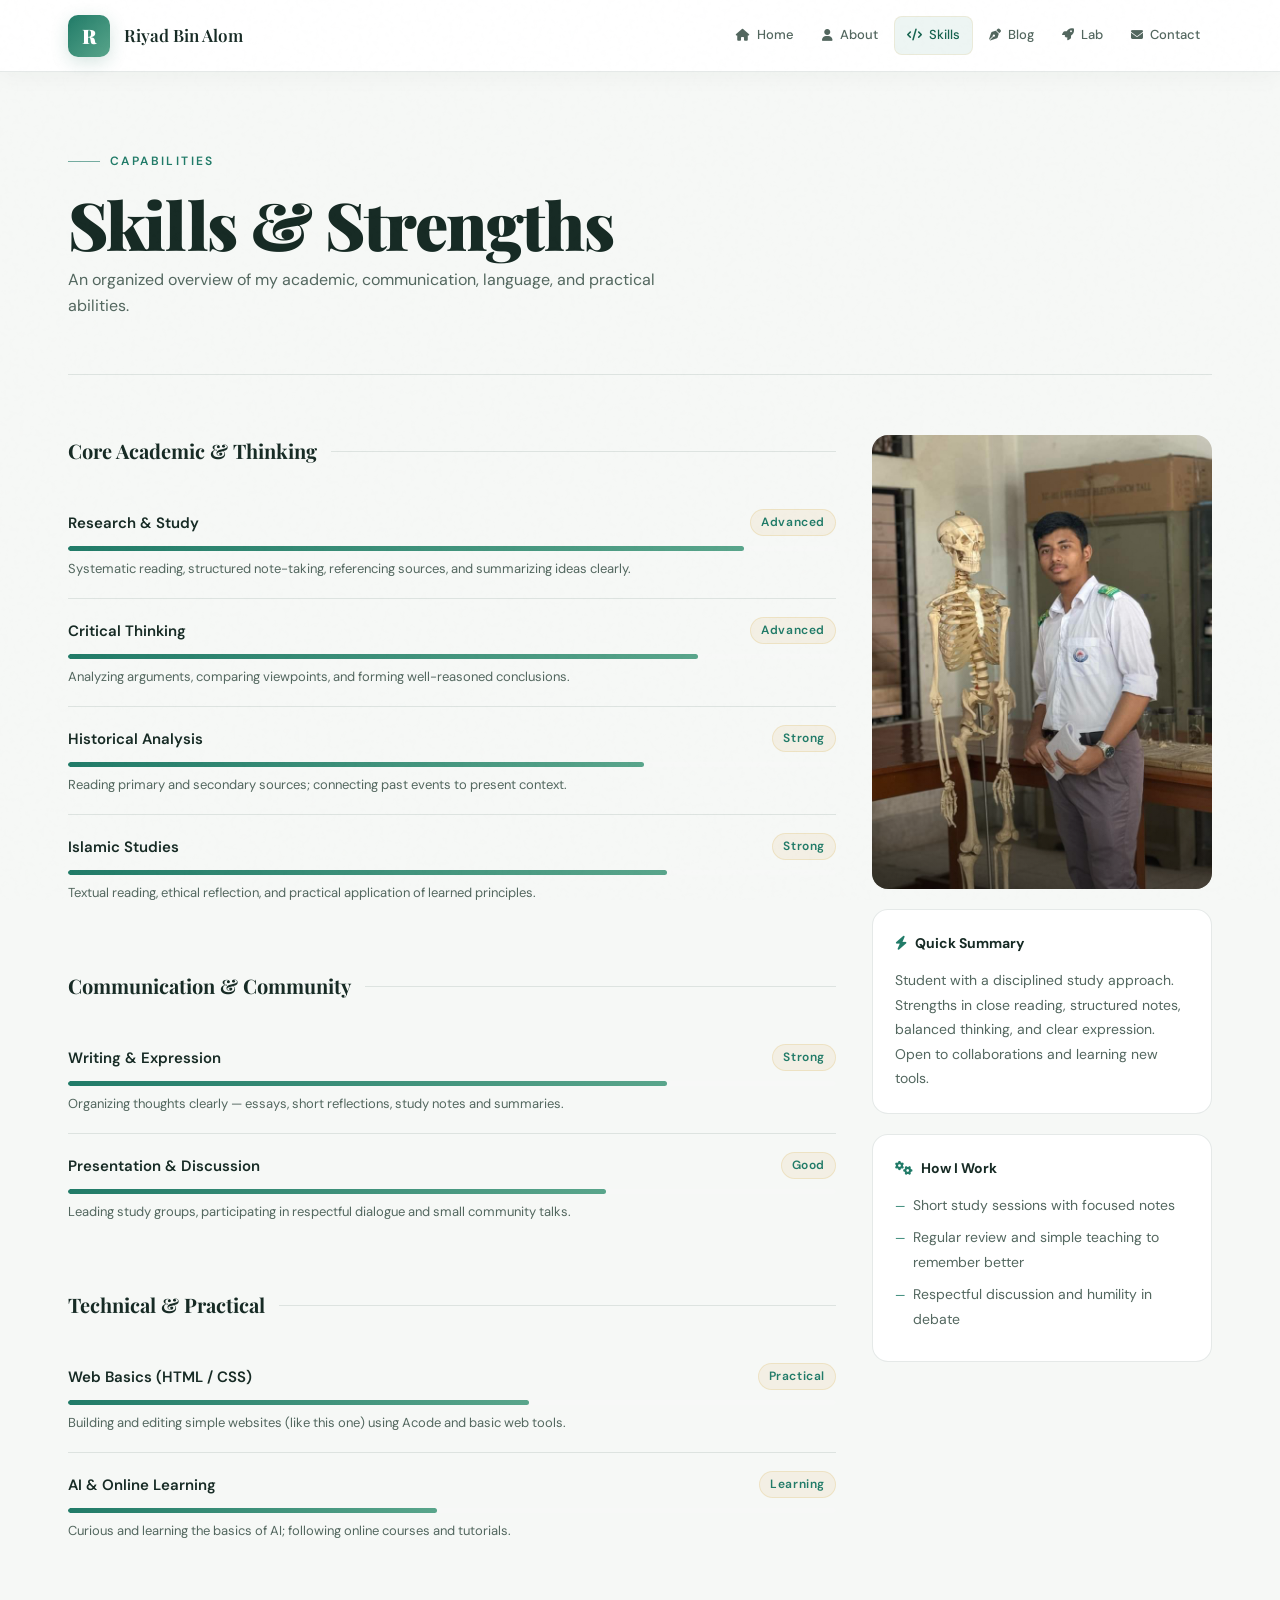
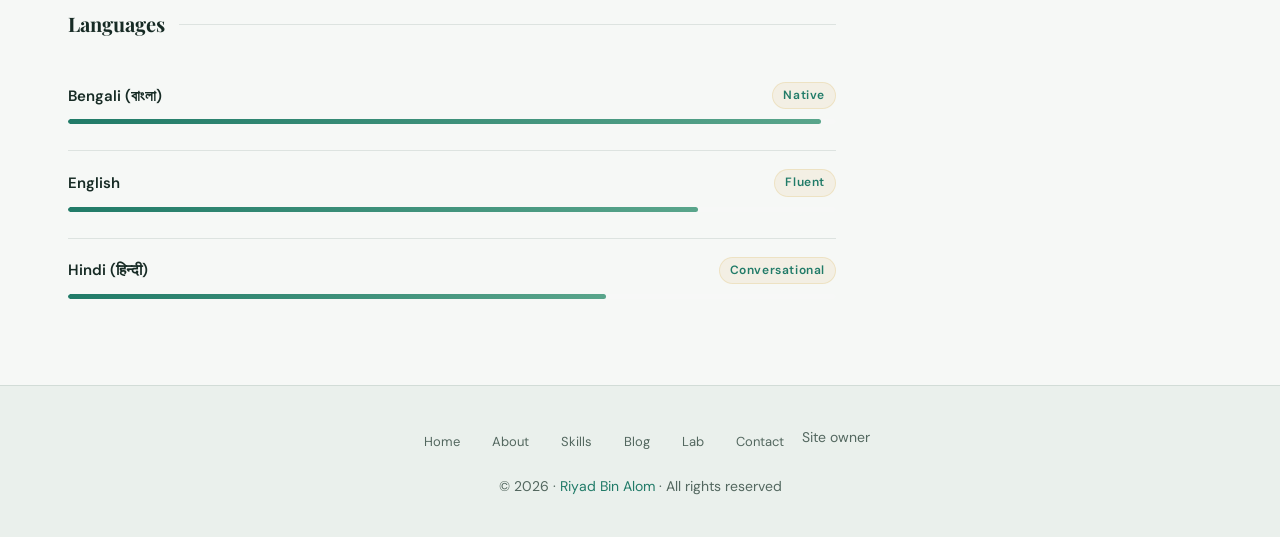
<file: skill.html>
<!DOCTYPE html>
<html lang="en">
<head>
<meta charset="utf-8">
<meta name="viewport" content="width=device-width, initial-scale=1">
<meta http-equiv="refresh" content="0; url=skills.html">
<link rel="canonical" href="skills.html">
<title>Skills — Riyad Bin Alom</title>
<script>location.replace('skills.html' + location.search + location.hash);</script>
</head>
<body><p>Taking you to the <a href="skills.html">Skills page</a>…</p></body>
</html>
</file>
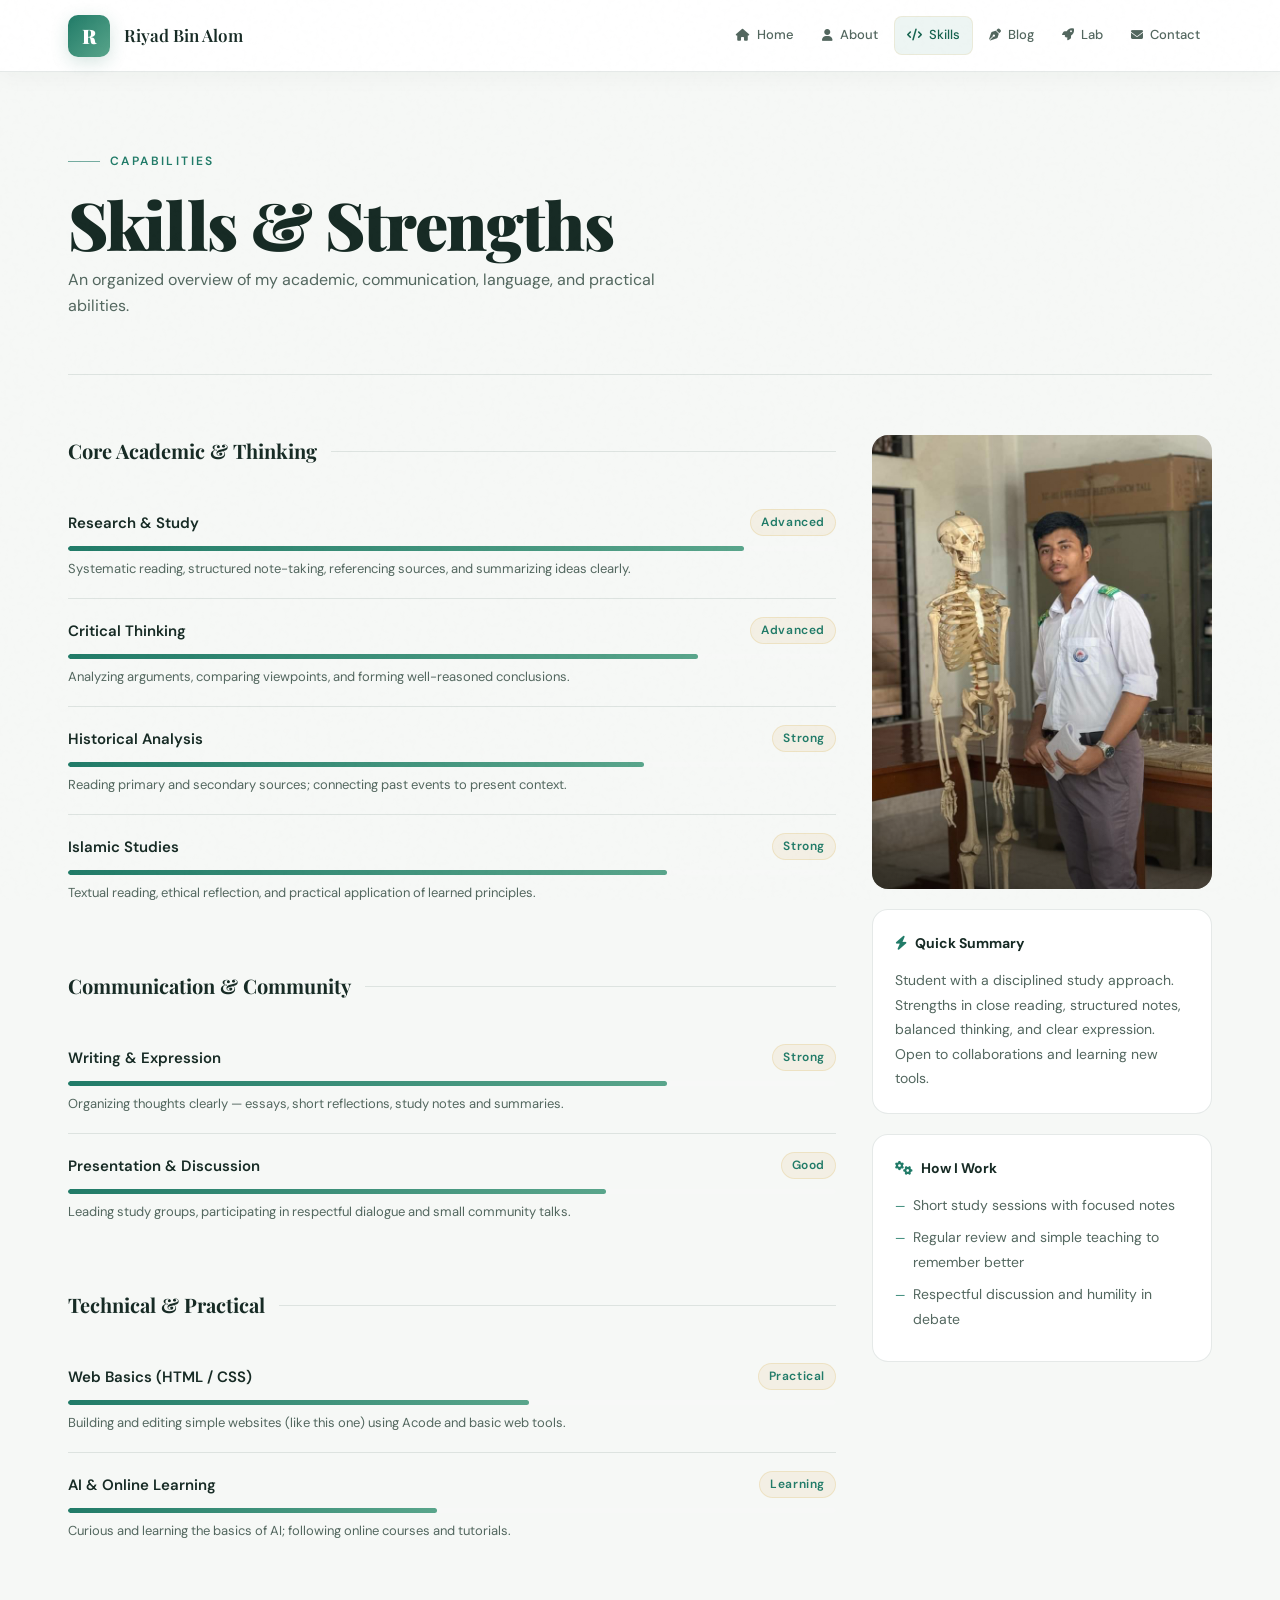
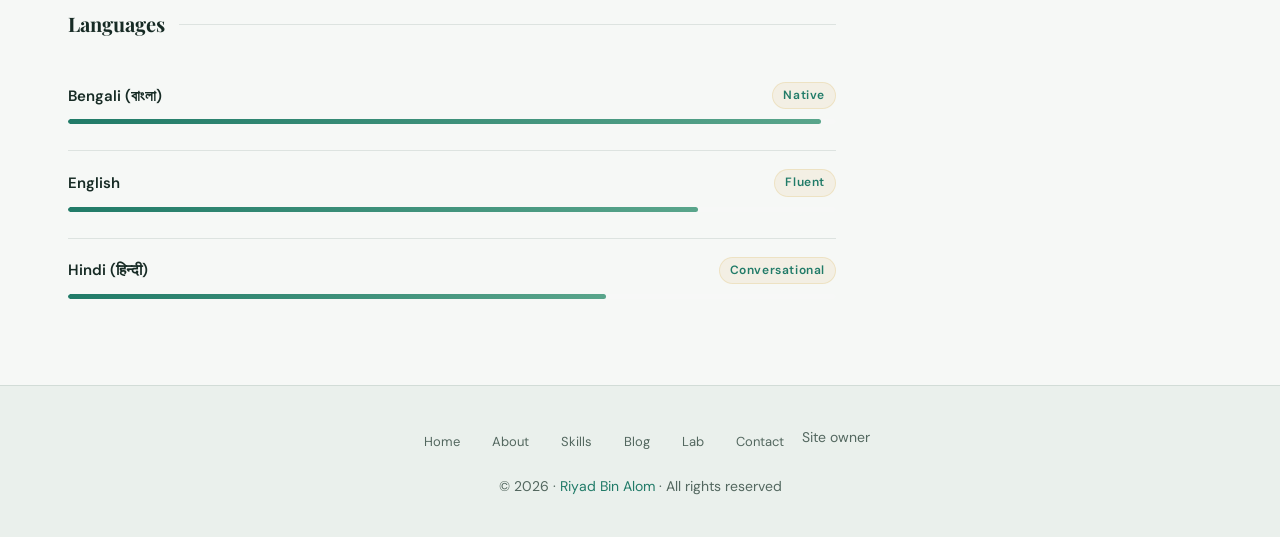
<file: skills.html>
<!DOCTYPE html>
<html lang="en">
<head>
<meta charset="utf-8"/>
<meta name="viewport" content="width=device-width,initial-scale=1"/>
<title>Skills — Riyad Bin Alom</title>
<link href="https://fonts.googleapis.com/css2?family=Playfair+Display:ital,wght@0,400;0,600;0,700;0,900;1,400;1,600&family=DM+Sans:wght@300;400;500;600&display=swap" rel="stylesheet">
<link rel="stylesheet" href="https://cdnjs.cloudflare.com/ajax/libs/font-awesome/6.6.0/css/all.min.css">
<style>
:root{
  --bg:#0e0d0b;--bg2:#141210;--bg3:#1a1713;
  --text:#e8e0d0;--muted:#a09080;--gold:#d4a843;--rust:#c0622a;
  --border:rgba(212,168,67,0.12);--border2:rgba(232,224,208,0.06);
  --card:rgba(255,255,255,0.025);--maxw:1280px;--nav-h:72px;
}
*{box-sizing:border-box;margin:0;padding:0;}
html{scroll-behavior:smooth;}
body{font-family:'DM Sans',system-ui,sans-serif;background:var(--bg);color:var(--text);line-height:1.6;overflow-x:hidden;}
body::before{content:'';position:fixed;inset:0;background-image:url("data:image/svg+xml,%3Csvg viewBox='0 0 200 200' xmlns='http://www.w3.org/2000/svg'%3E%3Cfilter id='n'%3E%3CfeTurbulence type='fractalNoise' baseFrequency='0.85' numOctaves='4' stitchTiles='stitch'/%3E%3C/filter%3E%3Crect width='100%25' height='100%25' filter='url(%23n)' opacity='0.04'/%3E%3C/svg%3E");pointer-events:none;z-index:9999;opacity:0.35;}
a{color:inherit;text-decoration:none;}

/* NAVBAR */
.navbar{position:sticky;top:0;z-index:200;height:var(--nav-h);display:flex;align-items:center;background:rgba(14,13,11,0.88);backdrop-filter:blur(20px);border-bottom:1px solid var(--border);}
.nav-inner{max-width:var(--maxw);margin:0 auto;padding:0 28px;width:100%;display:flex;align-items:center;justify-content:space-between;gap:16px;}
.nav-brand{display:flex;align-items:center;gap:14px;flex-shrink:0;}
.nav-logo{width:42px;height:42px;border-radius:10px;background:linear-gradient(135deg,var(--gold),var(--rust));display:grid;place-items:center;font-family:'Playfair Display',serif;font-weight:900;font-size:20px;color:#0e0d0b;box-shadow:0 4px 20px rgba(212,168,67,0.25);}
.nav-name{font-family:'Playfair Display',serif;font-weight:600;font-size:17px;}
.nav-links{display:flex;align-items:center;gap:4px;}
.nav-links a{display:inline-flex;align-items:center;gap:7px;padding:8px 12px;border-radius:8px;font-size:13px;font-weight:500;color:var(--muted);transition:all .2s ease;}
.nav-links a i{font-size:12px;}
.nav-links a:hover{color:var(--text);background:var(--card);}
.nav-links a.active{color:var(--gold);background:rgba(212,168,67,0.08);border:1px solid rgba(212,168,67,0.15);}
.nav-ham{display:none;background:none;border:1px solid var(--border);color:var(--muted);width:42px;height:42px;border-radius:8px;cursor:pointer;font-size:16px;transition:all .2s;}
.nav-ham:hover{color:var(--gold);border-color:var(--gold);}
.mobile-menu{display:none;position:fixed;inset:0;top:var(--nav-h);background:rgba(14,13,11,0.98);backdrop-filter:blur(20px);z-index:150;flex-direction:column;padding:28px;gap:6px;border-top:1px solid var(--border);}
.mobile-menu.open{display:flex;}
.mobile-menu a{display:flex;align-items:center;gap:14px;padding:16px 18px;border-radius:12px;font-size:16px;font-weight:500;color:var(--muted);border:1px solid transparent;transition:all .2s;}
.mobile-menu a i{width:20px;text-align:center;color:var(--gold);}
.mobile-menu a:hover,.mobile-menu a.active{color:var(--gold);border-color:var(--border);background:var(--card);}

/* WRAP */
.wrap{max-width:var(--maxw);margin:0 auto;padding:0 28px;}

/* PAGE HERO */
.page-hero{padding:72px 0 56px;border-bottom:1px solid var(--border2);}
.page-eyebrow{display:inline-flex;align-items:center;gap:10px;font-size:12px;font-weight:600;letter-spacing:0.2em;text-transform:uppercase;color:var(--gold);margin-bottom:20px;}
.page-eyebrow::before{content:'';width:32px;height:1px;background:var(--gold);opacity:0.6;}
.page-h1{font-family:'Playfair Display',serif;font-size:clamp(40px,5.5vw,66px);font-weight:900;line-height:1.0;letter-spacing:-0.02em;margin-bottom:10px;}
.page-sub{color:var(--muted);font-size:16px;max-width:55ch;}

/* MAIN GRID */
.skills-main{display:grid;grid-template-columns:1fr 340px;gap:36px;padding:60px 0;align-items:start;}

/* SKILL GROUP */
.skill-group{margin-bottom:48px;}
.skill-group:last-child{margin-bottom:0;}
.group-label{
  display:flex;align-items:center;gap:14px;
  margin-bottom:24px;
}
.group-label-text{
  font-family:'Playfair Display',serif;
  font-size:20px;font-weight:700;
}
.group-label-line{flex:1;height:1px;background:var(--border2);}

/* SKILL ITEM */
.skill-item{
  padding:18px 0;
  border-bottom:1px solid var(--border2);
}
.skill-item:last-child{border-bottom:none;}
.skill-top{display:flex;justify-content:space-between;align-items:center;margin-bottom:10px;}
.skill-name{font-weight:600;font-size:15px;}
.skill-level{
  font-size:12px;font-weight:600;
  padding:3px 10px;border-radius:20px;
  background:rgba(212,168,67,0.1);
  color:var(--gold);
  border:1px solid rgba(212,168,67,0.2);
  letter-spacing:0.05em;
}
.skill-bar{
  height:5px;
  background:rgba(255,255,255,0.06);
  border-radius:10px;
  overflow:hidden;
  margin-bottom:8px;
}
.skill-bar-fill{
  height:100%;
  border-radius:10px;
  background:linear-gradient(90deg,var(--gold),var(--rust));
  width:0%;
  transition:width 1.1s cubic-bezier(.2,.9,.25,1);
}
.skill-desc{font-size:13px;color:var(--muted);line-height:1.6;}

/* ASIDE */
aside{display:flex;flex-direction:column;gap:20px;position:sticky;top:90px;}

.aside-photo{
  border-radius:16px;overflow:hidden;
  position:relative;
}
.aside-photo::before{
  content:'';position:absolute;inset:0;
  background:linear-gradient(to top,rgba(14,13,11,0.5),transparent 60%);z-index:1;
}
.aside-photo img{width:100%;aspect-ratio:3/4;object-fit:cover;display:block;}

.aside-card{
  background:var(--card);
  border:1px solid var(--border2);
  border-radius:16px;
  padding:22px;
}
.aside-card-title{
  font-weight:700;font-size:14px;
  color:var(--text);margin-bottom:14px;
  display:flex;align-items:center;gap:8px;
}
.aside-card-title i{color:var(--gold);}
.aside-card-body{color:var(--muted);font-size:14px;line-height:1.75;}
.aside-card-body li{
  display:flex;align-items:flex-start;gap:8px;
  margin-bottom:8px;
  list-style:none;
}
.aside-card-body li::before{
  content:'—';color:var(--gold);font-size:12px;margin-top:3px;flex-shrink:0;
}

/* DIVIDER */
.divider{border:none;border-top:1px solid var(--border2);}

/* FOOTER */
.footer{padding:40px 0;border-top:1px solid var(--border2);text-align:center;color:var(--muted);font-size:14px;}
.footer span{color:var(--gold);}

/* REVEAL */
.reveal{opacity:0;transform:translateY(24px);transition:opacity .6s ease,transform .6s ease;}
.reveal.visible{opacity:1;transform:translateY(0);}
.reveal-d1{transition-delay:.1s;}.reveal-d2{transition-delay:.2s;}

/* RESPONSIVE */
@media(max-width:960px){.skills-main{grid-template-columns:1fr;}aside{position:static;}}
@media(max-width:840px){.wrap{padding:0 20px;}.nav-links{display:none;}.nav-ham{display:grid;place-items:center;}}
</style>
<link rel="stylesheet" href="assets/css/portfolio.css">
</head>
<body>

<nav class="navbar">
  <div class="nav-inner">
    <div class="nav-brand">
      <div class="nav-logo">R</div>
      <div class="nav-name">Riyad Bin Alom</div>
    </div>
    <div class="nav-links">
            <a href="index.html"><i class="fa-solid fa-house"></i> Home</a>
      <a href="about.html"><i class="fa-solid fa-user"></i> About</a>
      <a href="skills.html" class="active"><i class="fa-solid fa-code"></i> Skills</a>
      <a href="blog.html"><i class="fa-solid fa-pen-nib"></i> Blog</a>
      <a href="lab.html"><i class="fa-solid fa-rocket"></i> Lab</a>
      <a href="contact.html"><i class="fa-solid fa-envelope"></i> Contact</a>
    </div>
    <button class="nav-ham" id="hamBtn" aria-label="Menu"><i class="fa-solid fa-bars" id="hamIcon"></i></button>
  </div>
</nav>

<div class="mobile-menu" id="mobileMenu">
  <a href="index.html"><i class="fa-solid fa-house"></i> Home</a>
  <a href="about.html"><i class="fa-solid fa-user"></i> About</a>
  <a href="skills.html" class="active"><i class="fa-solid fa-code"></i> Skills</a>
  <a href="blog.html"><i class="fa-solid fa-pen-nib"></i> Blog</a>
  <a href="lab.html"><i class="fa-solid fa-rocket"></i> Lab — My Creations</a>
  <div style="height:1px;background:rgba(232,224,208,0.06);margin:8px 0;"></div>
  <a href="contact.html"><i class="fa-solid fa-envelope"></i> Contact</a>
</div>

<div class="wrap">
  <section class="page-hero">
    <div class="page-eyebrow reveal">Capabilities</div>
    <h1 class="page-h1 reveal reveal-d1">Skills &amp; Strengths</h1>
    <p class="page-sub reveal reveal-d2">An organized overview of my academic, communication, language, and practical abilities.</p>
  </section>

  <div class="skills-main">
    <!-- LEFT: SKILLS -->
    <main>

      <!-- Group 1 -->
      <div class="skill-group reveal">
        <div class="group-label">
          <span class="group-label-text">Core Academic &amp; Thinking</span>
          <span class="group-label-line"></span>
        </div>

        <div class="skill-item">
          <div class="skill-top">
            <span class="skill-name">Research &amp; Study</span>
            <span class="skill-level">Advanced</span>
          </div>
          <div class="skill-bar"><div class="skill-bar-fill" data-w="88"></div></div>
          <div class="skill-desc">Systematic reading, structured note-taking, referencing sources, and summarizing ideas clearly.</div>
        </div>

        <div class="skill-item">
          <div class="skill-top">
            <span class="skill-name">Critical Thinking</span>
            <span class="skill-level">Advanced</span>
          </div>
          <div class="skill-bar"><div class="skill-bar-fill" data-w="82"></div></div>
          <div class="skill-desc">Analyzing arguments, comparing viewpoints, and forming well-reasoned conclusions.</div>
        </div>

        <div class="skill-item">
          <div class="skill-top">
            <span class="skill-name">Historical Analysis</span>
            <span class="skill-level">Strong</span>
          </div>
          <div class="skill-bar"><div class="skill-bar-fill" data-w="75"></div></div>
          <div class="skill-desc">Reading primary and secondary sources; connecting past events to present context.</div>
        </div>

        <div class="skill-item">
          <div class="skill-top">
            <span class="skill-name">Islamic Studies</span>
            <span class="skill-level">Strong</span>
          </div>
          <div class="skill-bar"><div class="skill-bar-fill" data-w="78"></div></div>
          <div class="skill-desc">Textual reading, ethical reflection, and practical application of learned principles.</div>
        </div>
      </div>

      <!-- Group 2 -->
      <div class="skill-group reveal reveal-d1">
        <div class="group-label">
          <span class="group-label-text">Communication &amp; Community</span>
          <span class="group-label-line"></span>
        </div>

        <div class="skill-item">
          <div class="skill-top">
            <span class="skill-name">Writing &amp; Expression</span>
            <span class="skill-level">Strong</span>
          </div>
          <div class="skill-bar"><div class="skill-bar-fill" data-w="78"></div></div>
          <div class="skill-desc">Organizing thoughts clearly — essays, short reflections, study notes and summaries.</div>
        </div>

        <div class="skill-item">
          <div class="skill-top">
            <span class="skill-name">Presentation &amp; Discussion</span>
            <span class="skill-level">Good</span>
          </div>
          <div class="skill-bar"><div class="skill-bar-fill" data-w="70"></div></div>
          <div class="skill-desc">Leading study groups, participating in respectful dialogue and small community talks.</div>
        </div>
      </div>

      <!-- Group 3 -->
      <div class="skill-group reveal reveal-d2">
        <div class="group-label">
          <span class="group-label-text">Technical &amp; Practical</span>
          <span class="group-label-line"></span>
        </div>

        <div class="skill-item">
          <div class="skill-top">
            <span class="skill-name">Web Basics (HTML / CSS)</span>
            <span class="skill-level">Practical</span>
          </div>
          <div class="skill-bar"><div class="skill-bar-fill" data-w="60"></div></div>
          <div class="skill-desc">Building and editing simple websites (like this one) using Acode and basic web tools.</div>
        </div>

        <div class="skill-item">
          <div class="skill-top">
            <span class="skill-name">AI &amp; Online Learning</span>
            <span class="skill-level">Learning</span>
          </div>
          <div class="skill-bar"><div class="skill-bar-fill" data-w="48"></div></div>
          <div class="skill-desc">Curious and learning the basics of AI; following online courses and tutorials.</div>
        </div>
      </div>

      <!-- Group 4 -->
      <div class="skill-group reveal">
        <div class="group-label">
          <span class="group-label-text">Languages</span>
          <span class="group-label-line"></span>
        </div>

        <div class="skill-item">
          <div class="skill-top">
            <span class="skill-name">Bengali (বাংলা)</span>
            <span class="skill-level">Native</span>
          </div>
          <div class="skill-bar"><div class="skill-bar-fill" data-w="98"></div></div>
        </div>

        <div class="skill-item">
          <div class="skill-top">
            <span class="skill-name">English</span>
            <span class="skill-level">Fluent</span>
          </div>
          <div class="skill-bar"><div class="skill-bar-fill" data-w="82"></div></div>
        </div>

        <div class="skill-item">
          <div class="skill-top">
            <span class="skill-name">Hindi (हिन्दी)</span>
            <span class="skill-level">Conversational</span>
          </div>
          <div class="skill-bar"><div class="skill-bar-fill" data-w="70"></div></div>
        </div>
      </div>

    </main>

    <!-- RIGHT ASIDE -->
    <aside class="reveal reveal-d1">
      <div class="aside-photo">
        <img src="riyad_skil.jpg" alt="Riyad Bin Alom">
      </div>

      <div class="aside-card">
        <div class="aside-card-title"><i class="fa-solid fa-bolt"></i> Quick Summary</div>
        <div class="aside-card-body">
          Student with a disciplined study approach. Strengths in close reading, structured notes, balanced thinking, and clear expression. Open to collaborations and learning new tools.
        </div>
      </div>

      <div class="aside-card">
        <div class="aside-card-title"><i class="fa-solid fa-gears"></i> How I Work</div>
        <ul class="aside-card-body">
          <li>Short study sessions with focused notes</li>
          <li>Regular review and simple teaching to remember better</li>
          <li>Respectful discussion and humility in debate</li>
        </ul>
      </div>
    </aside>
  </div>
</div>

<footer class="footer">
  <div class="wrap">
    <div style="display:flex;justify-content:center;gap:4px;flex-wrap:wrap;margin-bottom:16px;">
      <a href="index.html" style="font-size:13px;padding:6px 14px;border-radius:8px;color:var(--muted);">Home</a>
      <a href="about.html" style="font-size:13px;padding:6px 14px;border-radius:8px;color:var(--muted);">About</a>
      <a href="skills.html" style="font-size:13px;padding:6px 14px;border-radius:8px;color:var(--gold);">Skills</a>
      <a href="blog.html" style="font-size:13px;padding:6px 14px;border-radius:8px;color:var(--muted);">Blog</a>
      <a href="lab.html" style="font-size:13px;padding:6px 14px;border-radius:8px;color:var(--muted);">Lab</a>
      <a href="contact.html" style="font-size:13px;padding:6px 14px;border-radius:8px;color:var(--muted);">Contact</a>
      <a href="admin.html">Site owner</a>
    </div>
    © 2026 · <span>Riyad Bin Alom</span> · All rights reserved
  </div>
</footer>

<script>
const hamBtn = document.getElementById('hamBtn');
const hamIcon = document.getElementById('hamIcon');
const mobileMenu = document.getElementById('mobileMenu');
let menuOpen = false;
hamBtn.addEventListener('click',()=>{menuOpen=!menuOpen;mobileMenu.classList.toggle('open',menuOpen);hamIcon.className=menuOpen?'fa-solid fa-xmark':'fa-solid fa-bars';});
mobileMenu.querySelectorAll('a').forEach(a=>a.addEventListener('click',()=>{menuOpen=false;mobileMenu.classList.remove('open');hamIcon.className='fa-solid fa-bars';}));
const reveals = document.querySelectorAll('.reveal');
const observer = new IntersectionObserver((entries) => {
  entries.forEach(e => { if(e.isIntersecting) e.target.classList.add('visible'); });
}, { threshold: 0.08 });
reveals.forEach(r => observer.observe(r));

// Animate bars when in view
const bars = document.querySelectorAll('.skill-bar-fill');
const barObserver = new IntersectionObserver((entries) => {
  entries.forEach(e => {
    if(e.isIntersecting){
      e.target.style.width = e.target.getAttribute('data-w') + '%';
      barObserver.unobserve(e.target);
    }
  });
}, { threshold: 0.3 });
bars.forEach(b => barObserver.observe(b));
</script>
</body>
</html>
</file>
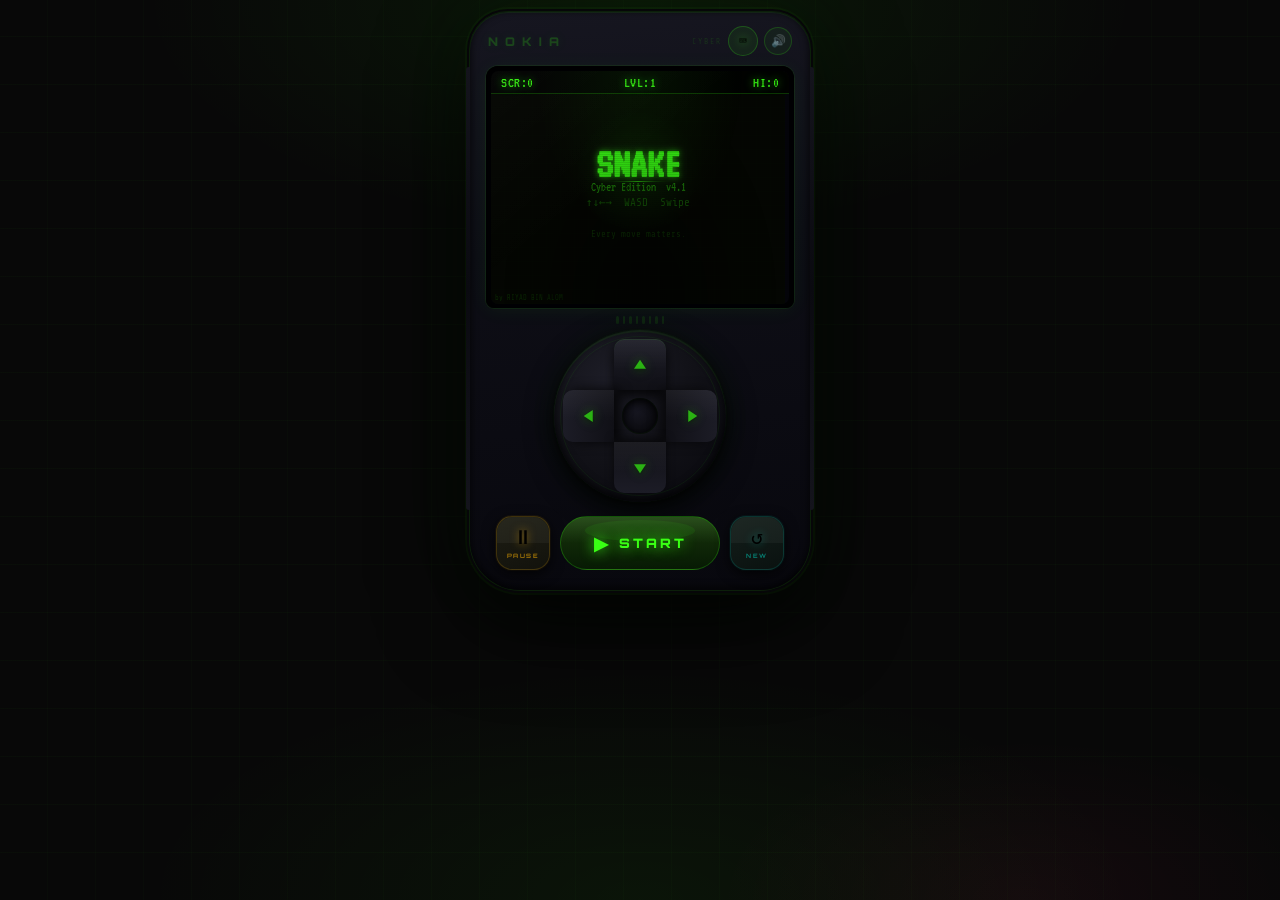
<file: snake-game.html>
<!DOCTYPE html>
<html lang="en">
<head>
  <meta charset="UTF-8"/>
  <meta name="viewport" content="width=device-width,initial-scale=1.0,maximum-scale=1.0,user-scalable=no"/>
  <title>SNAKE CYBER — Riyad Bin Alom</title>
  <link rel="preconnect" href="https://fonts.googleapis.com"/>
  <link href="https://fonts.googleapis.com/css2?family=VT323&family=Share+Tech+Mono&family=Orbitron:wght@400;600;700;900&display=swap" rel="stylesheet"/>
<style>
:root{
  --acid:#39ff14;
  --acid2:#00ffcc;
  --hot:#ff2d78;
  --gold:#ffd700;
  --bg:#080808;
  --phone-body:#111118;
  --phone-edge:#1e1e2a;
  --screen-bg:#060608;
  --hud-bg:#05050a;
}
*,*::before,*::after{box-sizing:border-box;margin:0;padding:0}
button{font-family:inherit;cursor:pointer;border:none;background:none;}

@keyframes bgPulse{0%,100%{opacity:.6}50%{opacity:1}}
html{
  height:100%;
  background:var(--bg);
}
body{
  background:var(--bg);
  min-height:100%;
  display:flex;flex-direction:column;
  align-items:center;justify-content:flex-start;
  padding:12px 0 12px;
  font-family:'VT323',monospace;
  background-image:
    radial-gradient(ellipse 60% 40% at 50% 0%,rgba(57,255,20,0.07) 0%,transparent 65%),
    radial-gradient(ellipse 60% 40% at 50% 100%,rgba(57,255,20,0.05) 0%,transparent 65%),
    radial-gradient(ellipse 40% 30% at 80% 100%,rgba(255,45,120,0.05) 0%,transparent 60%),
    repeating-linear-gradient(0deg,transparent,transparent 47px,rgba(57,255,20,0.025) 47px,rgba(57,255,20,0.025) 48px),
    repeating-linear-gradient(90deg,transparent,transparent 47px,rgba(57,255,20,0.015) 47px,rgba(57,255,20,0.015) 48px);
}

/* ── NO HAMBURGER — removed ── */

/* ── PHONE ── */
.phone{
  position:relative;width:340px;
  background:linear-gradient(175deg,#161620 0%,#0e0e16 40%,#08080e 100%);
  border-radius:38px 38px 50px 50px;
  padding:14px 16px 20px;
  box-shadow:
    0 0 0 1px rgba(57,255,20,0.10),
    0 0 0 3px #060608,
    0 0 0 5px rgba(57,255,20,0.04),
    0 30px 90px rgba(0,0,0,0.99),
    inset 0 1px 0 rgba(57,255,20,0.08),
    inset 0 -2px 8px rgba(0,0,0,0.80),
    0 0 80px rgba(57,255,20,0.06);
}
.phone::before{content:'';position:absolute;left:-4px;top:55px;bottom:80px;width:4px;background:linear-gradient(180deg,#14141c,#0a0a10 50%,#14141c);border-radius:3px 0 0 3px;}
.phone::after {content:'';position:absolute;right:-4px;top:55px;bottom:80px;width:4px;background:linear-gradient(180deg,#14141c,#0a0a10 50%,#14141c);border-radius:0 3px 3px 0;}

/* ── BRAND ROW ── */
.brand-row{display:flex;justify-content:space-between;align-items:center;margin-bottom:10px;padding:0 2px;}
.brand-logo{font-family:'Orbitron',sans-serif;font-size:12px;font-weight:900;letter-spacing:7px;color:rgba(57,255,20,0.20);text-shadow:0 0 12px rgba(57,255,20,0.10);}
.brand-right{display:flex;align-items:center;gap:6px;}
.brand-model{font-family:'Share Tech Mono',monospace;font-size:8px;color:rgba(57,255,20,0.12);letter-spacing:2px;}
#soundToggle{width:28px;height:28px;border-radius:50%;border:1px solid rgba(57,255,20,0.18);background:rgba(57,255,20,0.05);color:rgba(57,255,20,0.55);font-size:12px;cursor:pointer;display:flex;align-items:center;justify-content:center;transition:all .15s;-webkit-tap-highlight-color:transparent;}
#soundToggle:hover{border-color:rgba(57,255,20,0.50);color:rgba(57,255,20,0.95);box-shadow:0 0 10px rgba(57,255,20,0.25);}
#soundToggle.muted{opacity:0.35;}

/* ── SCREEN ── */
.screen-bezel{
  background:#020206;
  border-radius:12px 12px 8px 8px;
  padding:5px 5px 4px;
  box-shadow:
    inset 0 4px 16px rgba(0,0,0,0.99),
    inset 0 0 30px rgba(0,0,0,0.70),
    0 0 0 1px rgba(57,255,20,0.07),
    0 2px 20px rgba(57,255,20,0.06);
  position:relative;
}
.screen-inner{border-radius:7px;overflow:hidden;position:relative;background:#04040a;}
.screen-inner::after{
  content:'';position:absolute;inset:0;border-radius:7px;
  background:
    radial-gradient(ellipse at 50% 0%,rgba(57,255,20,0.06) 0%,transparent 50%),
    linear-gradient(140deg,rgba(255,255,255,0.025) 0%,transparent 45%),
    radial-gradient(ellipse at 50% 100%,rgba(0,0,0,0.50) 0%,transparent 65%);
  pointer-events:none;z-index:30;
}
.hud{
  display:flex;justify-content:space-between;align-items:center;
  padding:4px 10px 3px;background:rgba(2,3,1,0.98);
  border-bottom:1px solid rgba(57,255,20,0.20);
  color:rgba(57,255,20,0.92);font-size:15px;letter-spacing:0.5px;
  position:relative;z-index:5;
  text-shadow:0 0 8px rgba(57,255,20,0.65);
}
.hud span{min-width:58px;}
.hud span:nth-child(2){text-align:center;}
.hud span:nth-child(3){text-align:right;}
.hud span.hi-flash{color:var(--gold)!important;text-shadow:0 0 10px rgba(255,215,0,0.92)!important;transition:color .3s,text-shadow .3s;}

#gameCanvas{display:block;image-rendering:pixelated;image-rendering:crisp-edges;position:relative;z-index:2;}
.scanlines{position:absolute;inset:0;background:repeating-linear-gradient(0deg,transparent 0px,transparent 1px,rgba(0,0,0,0.10) 1px,rgba(0,0,0,0.10) 2px);pointer-events:none;z-index:20;border-radius:7px;}

/* ── SPEAKER ── */
.speaker{display:flex;justify-content:center;gap:4px;margin:8px 0 6px;}
.speaker span{width:2.5px;height:8px;background:rgba(57,255,20,0.10);border-radius:2px;}

/* ══════════════════════════════
   D-PAD — Redesigned Premium
══════════════════════════════ */
.controls-area{display:flex;flex-direction:column;align-items:center;gap:14px;}
.dpad-wrap{position:relative;width:172px;height:172px;}
.dpad-ring{
  position:absolute;inset:0;border-radius:50%;
  background:
    radial-gradient(circle at 35% 30%,#1e1e28 0%,#121218 45%,#07070c 100%);
  box-shadow:
    0 8px 28px rgba(0,0,0,0.95),
    0 2px 6px rgba(0,0,0,0.60),
    inset 0 2px 0 rgba(57,255,20,0.07),
    inset 0 -3px 8px rgba(0,0,0,0.80),
    0 0 0 1px rgba(57,255,20,0.06),
    0 0 30px rgba(57,255,20,0.05);
}
/* outer ring texture */
.dpad-ring::before{
  content:'';position:absolute;inset:6px;border-radius:50%;
  border:1px solid rgba(57,255,20,0.06);
}
.dpad-cross{
  position:absolute;left:50%;top:50%;transform:translate(-50%,-50%);
  width:154px;height:154px;
  display:grid;
  grid-template-columns:51px 52px 51px;
  grid-template-rows:51px 52px 51px;
}
.dpad-corner{pointer-events:none;}
.dpad-btn{
  display:flex;align-items:center;justify-content:center;
  cursor:pointer;user-select:none;-webkit-tap-highlight-color:transparent;
  position:relative;overflow:hidden;transition:all .06s;
}
.dpad-btn svg{
  width:18px;height:18px;
  fill:rgba(57,255,20,0.65);
  filter:drop-shadow(0 0 5px rgba(57,255,20,0.50)) drop-shadow(0 1px 2px rgba(0,0,0,0.95));
  pointer-events:none;position:relative;z-index:2;transition:filter .1s;
}
.dpad-btn::before{
  content:'';position:absolute;inset:0;
  background:linear-gradient(180deg,rgba(255,255,255,0.05) 0%,transparent 60%);
  pointer-events:none;border-radius:inherit;
}
.dpad-up   {grid-column:2;grid-row:1;border-radius:10px 10px 0 0;background:linear-gradient(180deg,#1c1c26 0%,#101016 100%);box-shadow:0 6px 12px rgba(0,0,0,0.80),inset 0 1px 0 rgba(57,255,20,0.08);}
.dpad-down {grid-column:2;grid-row:3;border-radius:0 0 10px 10px;background:linear-gradient(0deg,#1c1c26 0%,#101016 100%);box-shadow:0 -3px 8px rgba(0,0,0,0.60);}
.dpad-left {grid-column:1;grid-row:2;border-radius:10px 0 0 10px;background:linear-gradient(90deg,#1c1c26 0%,#101016 100%);box-shadow:6px 0 12px rgba(0,0,0,0.80);}
.dpad-right{grid-column:3;grid-row:2;border-radius:0 10px 10px 0;background:linear-gradient(270deg,#1c1c26 0%,#101016 100%);box-shadow:-6px 0 12px rgba(0,0,0,0.60);}
.dpad-center-disc{
  grid-column:2;grid-row:2;
  background:radial-gradient(circle at 40% 38%,#161620,#060608);
  border-radius:50%;margin:8px;
  box-shadow:inset 0 2px 8px rgba(0,0,0,0.90),inset 0 0 0 1px rgba(57,255,20,0.05);
}
.dpad-up:active,   .dpad-up.pressed   {background:linear-gradient(180deg,#253525 0%,#162016 100%)!important;transform:translateY(2px);box-shadow:none!important;}
.dpad-down:active, .dpad-down.pressed {background:linear-gradient(0deg,#253525 0%,#162016 100%)!important;transform:translateY(-2px);box-shadow:none!important;}
.dpad-left:active, .dpad-left.pressed {background:linear-gradient(90deg,#253525 0%,#162016 100%)!important;transform:translateX(2px);box-shadow:none!important;}
.dpad-right:active,.dpad-right.pressed{background:linear-gradient(270deg,#253525 0%,#162016 100%)!important;transform:translateX(-2px);box-shadow:none!important;}
.dpad-up:active svg,.dpad-up.pressed svg,
.dpad-down:active svg,.dpad-down.pressed svg,
.dpad-left:active svg,.dpad-left.pressed svg,
.dpad-right:active svg,.dpad-right.pressed svg{
  fill:#39ff14;
  filter:drop-shadow(0 0 10px rgba(57,255,20,0.99)) drop-shadow(0 0 4px rgba(57,255,20,0.80));
}

/* ══════════════════════════════
   BOTTOM BUTTONS — Redesigned
══════════════════════════════ */
.bottom-btns{
  display:flex;gap:10px;width:100%;
  justify-content:center;align-items:center;
}

/* PAUSE & NEW — square icon buttons */
.pill-btn{
  width:54px;height:54px;
  border-radius:16px;
  cursor:pointer;
  display:flex;flex-direction:column;align-items:center;justify-content:center;gap:4px;
  -webkit-tap-highlight-color:transparent;
  transition:transform .08s,box-shadow .08s,background .08s;
  position:relative;overflow:hidden;
  border:1px solid transparent;
}
.pill-btn::before{
  content:'';position:absolute;top:0;left:0;right:0;height:50%;
  background:rgba(255,255,255,0.04);border-radius:16px 16px 0 0;
  pointer-events:none;
}
.pill-btn .pill-icon{font-size:20px;line-height:1;}
.pill-btn .pill-label{font-family:'Orbitron',sans-serif;font-size:6px;font-weight:700;letter-spacing:1.5px;}

.pill-pause{
  background:linear-gradient(160deg,#1e1e14 0%,#12120c 100%);
  border-color:rgba(255,180,0,0.18);
  box-shadow:0 4px 14px rgba(0,0,0,0.80),0 0 0 1px rgba(255,180,0,0.08);
}
.pill-pause .pill-label{color:rgba(255,180,0,0.60);}
.pill-pause .pill-icon{filter:drop-shadow(0 0 4px rgba(255,180,0,0.50));}
.pill-pause:hover{border-color:rgba(255,180,0,0.40);box-shadow:0 4px 14px rgba(0,0,0,0.80),0 0 14px rgba(255,180,0,0.18);}
.pill-pause:active{transform:scale(0.92) translateY(2px);box-shadow:none;}

.pill-new{
  background:linear-gradient(160deg,#141e1a 0%,#0a1210 100%);
  border-color:rgba(0,200,180,0.18);
  box-shadow:0 4px 14px rgba(0,0,0,0.80),0 0 0 1px rgba(0,200,180,0.08);
}
.pill-new .pill-label{color:rgba(0,200,180,0.60);}
.pill-new .pill-icon{filter:drop-shadow(0 0 4px rgba(0,200,180,0.45));}
.pill-new:hover{border-color:rgba(0,200,180,0.40);box-shadow:0 4px 14px rgba(0,0,0,0.80),0 0 14px rgba(0,200,180,0.18);}
.pill-new:active{transform:scale(0.92) translateY(2px);box-shadow:none;}

/* START — large center button */
@keyframes startPulse{
  0%,100%{box-shadow:0 0 16px rgba(57,255,20,0.25),0 6px 22px rgba(0,0,0,0.90),0 0 0 1px rgba(57,255,20,0.16);}
  50%    {box-shadow:0 0 38px rgba(57,255,20,0.55),0 6px 22px rgba(0,0,0,0.90),0 0 0 1px rgba(57,255,20,0.40);}
}
#btn-start{
  flex:1;max-width:160px;height:54px;
  border:none;border-radius:27px;cursor:pointer;
  font-family:'Orbitron',sans-serif;font-size:13px;font-weight:900;
  letter-spacing:3px;text-transform:uppercase;
  display:flex;align-items:center;justify-content:center;gap:8px;
  -webkit-tap-highlight-color:transparent;position:relative;overflow:hidden;
  background:linear-gradient(180deg,#1e4510 0%,#102808 50%,#071a04 100%);
  color:#39ff14;text-shadow:0 0 14px rgba(57,255,20,0.90);
  animation:startPulse 2s ease-in-out infinite;
  transition:transform .1s,filter .1s;
  border:1px solid rgba(57,255,20,0.25);
}
#btn-start::before{
  content:'';position:absolute;top:3px;left:15%;right:15%;height:40%;
  background:rgba(57,255,20,0.08);border-radius:50%;pointer-events:none;
}
#btn-start::after{
  content:'';position:absolute;inset:0;border-radius:27px;
  background:linear-gradient(180deg,rgba(255,255,255,0.05) 0%,transparent 50%);
  pointer-events:none;
}
#btn-start:active,#btn-start.pressed{transform:translateY(3px) scale(0.95);filter:brightness(1.6);animation:none;box-shadow:none;}
#btn-start.resume-mode{
  background:linear-gradient(180deg,#0e2e30 0%,#071820 100%)!important;
  color:#00ffcc!important;text-shadow:0 0 14px rgba(0,255,200,0.90)!important;
  border-color:rgba(0,255,200,0.28)!important;animation:none!important;
  box-shadow:0 0 24px rgba(0,255,200,0.28),0 6px 20px rgba(0,0,0,0.85)!important;
}
.start-icon{font-size:18px;line-height:1;}

/* ── CREDIT ── */
.credit-strip{
  display:flex;flex-direction:column;align-items:center;gap:3px;
  padding:10px 0 2px;
  border-top:1px solid rgba(57,255,20,0.06);
  margin-top:12px;
}
.credit-by   {font-family:'Share Tech Mono',monospace;font-size:7px;letter-spacing:3px;color:rgba(57,255,20,0.15);text-transform:uppercase;}
.credit-name {font-family:'Orbitron',sans-serif;font-size:10px;font-weight:700;letter-spacing:4px;color:rgba(57,255,20,0.35);text-shadow:0 0 10px rgba(57,255,20,0.14);}

/* ── POPUPS ── */
@keyframes scoreFloat{0%{opacity:1;transform:translateY(0) scale(1);}100%{opacity:0;transform:translateY(-34px) scale(1.6);}}
.score-popup{position:absolute;font-family:'VT323',monospace;font-size:16px;color:var(--acid);pointer-events:none;z-index:50;animation:scoreFloat .75s ease-out forwards;text-shadow:0 0 8px rgba(57,255,20,0.90);}
@keyframes comboFloat{0%{opacity:1;transform:translateY(0) scale(1.1);}100%{opacity:0;transform:translateY(-42px) scale(2.0);}}
.combo-popup{position:absolute;font-family:'Orbitron',monospace;font-size:11px;color:var(--gold);pointer-events:none;z-index:51;animation:comboFloat .9s ease-out forwards;text-shadow:0 0 10px rgba(255,215,0,0.92);font-weight:700;white-space:nowrap;}
@keyframes heartPop{0%{opacity:1;transform:scale(1) translateY(0);}55%{opacity:1;transform:scale(1.8) translateY(-14px);}100%{opacity:0;transform:scale(1.3) translateY(-26px);}}
.heart-popup{position:absolute;font-family:'VT323',monospace;font-size:18px;pointer-events:none;z-index:50;color:var(--gold);animation:heartPop .9s ease-out forwards;text-shadow:0 0 10px rgba(255,215,0,0.92);}

/* ── COMBO NOTIF ── */
@keyframes comboNotifAnim{0%{opacity:0;transform:translateX(-50%) scaleX(0.6);}12%{opacity:1;transform:translateX(-50%) scaleX(1);}82%{opacity:1;}100%{opacity:0;transform:translateX(-50%) scaleX(1);}}
#combo-notif{
  position:absolute;z-index:60;top:5px;left:50%;transform:translateX(-50%);
  background:rgba(5,8,3,0.92);border:1px solid rgba(255,200,0,0.60);
  border-radius:4px;padding:2px 9px;
  font-family:'Orbitron',sans-serif;font-size:10px;font-weight:700;
  color:var(--gold);letter-spacing:2px;white-space:nowrap;
  text-shadow:0 0 8px rgba(255,215,0,0.88);
  box-shadow:0 0 14px rgba(255,200,0,0.25);
  display:none;animation:comboNotifAnim 1.6s ease-out forwards;
}
#combo-notif.show{display:block;}

/* ── GAME-OVER OVERLAY ── */
#go-overlay{
  display:none;position:absolute;inset:0;z-index:100;
  background:linear-gradient(180deg,#020a02 0%,#040804 100%);
  border-radius:5px;
  flex-direction:column;align-items:center;justify-content:flex-start;
  overflow:hidden;padding:8px 6px 6px;
}
#go-overlay.show{display:flex;}
@keyframes scanMove{0%{background-position:0 0;}100%{background-position:0 60px;}}
#go-overlay::before{content:'';position:absolute;inset:0;background:repeating-linear-gradient(0deg,transparent 0px,transparent 2px,rgba(255,45,120,0.018) 2px,rgba(255,45,120,0.018) 4px);animation:scanMove 2s linear infinite;pointer-events:none;z-index:1;}
@keyframes skullPulse{0%,100%{text-shadow:0 0 10px #ff0030,0 0 30px #880020;}50%{text-shadow:0 0 22px #ff0060,0 0 55px #cc0040,0 0 80px #660020;}}
#go-skull{font-size:24px;margin-top:2px;animation:skullPulse 1.4s ease-in-out infinite;position:relative;z-index:2;line-height:1;}
#go-title{font-family:'Orbitron',sans-serif;font-size:14px;font-weight:900;letter-spacing:3px;color:#ff2244;text-shadow:0 0 16px rgba(255,30,60,0.75);margin:3px 0 4px;position:relative;z-index:2;animation:skullPulse 1.4s ease-in-out infinite;}
#go-score-line{font-family:'Share Tech Mono',monospace;font-size:10px;color:rgba(255,150,180,0.65);letter-spacing:2px;margin-bottom:5px;position:relative;z-index:2;}
#go-msg{position:relative;z-index:2;width:100%;flex:1;overflow:hidden;display:flex;flex-direction:column;align-items:center;justify-content:center;}
@keyframes msgReveal{0%{opacity:0;transform:translateY(6px);}100%{opacity:1;transform:translateY(0);}}
.go-line{font-family:'VT323',monospace;font-size:12px;color:rgba(255,180,200,0.82);text-align:center;line-height:1.35;animation:msgReveal .5s ease-out both;}
.go-line.funny{color:rgba(255,225,100,0.88);}
.go-line.em{color:rgba(255,100,130,0.92);font-size:13px;}
.go-line.small{font-size:10px;color:rgba(255,160,180,0.55);}
@keyframes btnPulse{0%,100%{box-shadow:0 0 10px rgba(255,30,80,0.40),0 3px 8px rgba(0,0,0,0.85);}50%{box-shadow:0 0 26px rgba(255,30,80,0.75),0 3px 8px rgba(0,0,0,0.85);}}
#go-play-again{position:relative;z-index:2;margin-top:6px;padding:7px 18px;border-radius:18px;background:linear-gradient(180deg,#cc1133,#880020);color:#fff;font-family:'Orbitron',sans-serif;font-size:9px;font-weight:700;letter-spacing:2px;cursor:pointer;animation:btnPulse 1.6s ease-in-out infinite;-webkit-tap-highlight-color:transparent;transition:transform .1s,filter .1s;border:1px solid rgba(255,80,120,0.32);}
#go-play-again:hover{filter:brightness(1.2);}
#go-play-again:active{transform:scale(0.94);filter:brightness(1.5);animation:none;}
#go-sub{position:relative;z-index:2;font-family:'Share Tech Mono',monospace;font-size:8px;color:rgba(255,120,160,0.40);letter-spacing:0.5px;margin-top:3px;text-align:center;}
#go-footer{position:relative;z-index:2;margin-top:4px;font-family:'Share Tech Mono',monospace;font-size:8px;color:rgba(57,255,20,0.30);letter-spacing:1px;}

/* ════════════════════════════════════
   HACK CODE PANEL — Cool Redesign
════════════════════════════════════ */
.promo-section{
  margin-top:16px;
  width:340px;
}

/* Panel header */
.promo-header{
  display:flex;align-items:center;gap:10px;
  margin-bottom:10px;cursor:pointer;
  -webkit-tap-highlight-color:transparent;
  padding:6px 0;
}
.promo-header-icon{
  width:30px;height:30px;border-radius:8px;
  background:linear-gradient(135deg,rgba(57,255,20,0.10),rgba(20,120,8,0.06));
  border:1px solid rgba(57,255,20,0.20);
  display:flex;align-items:center;justify-content:center;
  font-size:14px;flex-shrink:0;
  box-shadow:0 0 12px rgba(57,255,20,0.08);
}
.promo-header-text{flex:1;}
.promo-header-label{
  font-family:'Orbitron',sans-serif;font-size:9px;font-weight:700;
  letter-spacing:3px;color:rgba(57,255,20,0.65);
  text-transform:uppercase;text-shadow:0 0 10px rgba(57,255,20,0.30);
}
.promo-header-sub{
  font-family:'Share Tech Mono',monospace;font-size:8px;
  color:rgba(57,255,20,0.25);letter-spacing:1px;
  margin-top:2px;
}
.promo-toggle-arrow{
  font-size:10px;color:rgba(57,255,20,0.35);
  transition:transform .3s;
}
.promo-toggle-arrow.open{transform:rotate(180deg);}

/* Collapsible body */
.promo-body{
  overflow:hidden;
  max-height:0;
  transition:max-height .35s cubic-bezier(.22,.68,0,1.1),opacity .3s;
  opacity:0;
}
.promo-body.open{
  max-height:320px;
  opacity:1;
}

/* Input area */
.promo-card{
  background:linear-gradient(135deg,rgba(5,10,3,0.97),rgba(4,8,3,0.99));
  border:1px solid rgba(57,255,20,0.12);
  border-radius:12px;
  padding:12px 14px;
  box-shadow:0 4px 22px rgba(0,0,0,0.65),inset 0 1px 0 rgba(57,255,20,0.05);
}

.promo-input-wrap{
  display:flex;gap:8px;align-items:stretch;
  margin-bottom:8px;
}

.promo-input{
  flex:1;
  background:rgba(2,6,1,0.92);
  border:1px solid rgba(57,255,20,0.16);
  border-radius:8px;padding:9px 12px;
  font-family:'Share Tech Mono',monospace;font-size:14px;
  color:rgba(57,255,20,0.95);letter-spacing:4px;text-transform:uppercase;
  outline:none;
  transition:border-color .2s,box-shadow .2s,background .2s;
  caret-color:var(--acid);
  min-width:0;
}
.promo-input::placeholder{color:rgba(57,255,20,0.22);letter-spacing:1px;font-size:10px;}
.promo-input:focus{
  border-color:rgba(57,255,20,0.48);
  box-shadow:0 0 14px rgba(57,255,20,0.12),inset 0 0 8px rgba(57,255,20,0.04);
  background:rgba(1,4,1,0.97);
}
.promo-input.valid{
  border-color:rgba(57,255,20,0.70)!important;
  box-shadow:0 0 16px rgba(57,255,20,0.22)!important;
  color:rgba(57,255,20,0.98)!important;
}
.promo-input.bad{
  border-color:rgba(255,60,60,0.65)!important;
  box-shadow:0 0 14px rgba(255,60,60,0.18)!important;
}
@keyframes promoShake{0%,100%{transform:translateX(0);}20%{transform:translateX(-4px);}40%{transform:translateX(4px);}60%{transform:translateX(-3px);}80%{transform:translateX(3px);}}
.promo-input.shake{animation:promoShake .35s ease-out;}

.promo-apply-btn{
  background:linear-gradient(180deg,rgba(57,255,20,0.18),rgba(20,100,8,0.14));
  border:1px solid rgba(57,255,20,0.30);
  border-radius:8px;
  padding:9px 14px;
  font-family:'Orbitron',sans-serif;font-size:8px;font-weight:700;
  letter-spacing:1.5px;color:rgba(57,255,20,0.90);
  cursor:pointer;transition:all .15s;-webkit-tap-highlight-color:transparent;
  white-space:nowrap;flex-shrink:0;
  text-shadow:0 0 8px rgba(57,255,20,0.50);
}
.promo-apply-btn:hover{
  background:linear-gradient(180deg,rgba(57,255,20,0.28),rgba(25,120,10,0.20));
  border-color:rgba(57,255,20,0.60);
  box-shadow:0 0 14px rgba(57,255,20,0.28);
  color:var(--acid);
}
.promo-apply-btn:active{transform:scale(0.94);}

/* Status bar */
.promo-status-row{display:flex;align-items:center;gap:6px;min-height:16px;}
.promo-status-dot{width:6px;height:6px;border-radius:50%;background:rgba(57,255,20,0.15);flex-shrink:0;transition:background .3s,box-shadow .3s;}
.promo-status-dot.ok{ background:#39ff14;box-shadow:0 0 8px rgba(57,255,20,0.80);}
.promo-status-dot.err{background:#ff4050;box-shadow:0 0 6px rgba(255,60,80,0.60);}
.promo-status-text{font-family:'Share Tech Mono',monospace;font-size:9px;letter-spacing:0.8px;color:rgba(57,255,20,0.30);transition:color .2s;flex:1;}
.promo-status-text.ok {color:rgba(57,255,20,0.90);}
.promo-status-text.err{color:rgba(255,80,80,0.82);}

/* Active badges area */
.promo-badges-row{display:flex;gap:6px;flex-wrap:wrap;margin-top:8px;min-height:0;}

@keyframes badgePulseGold{0%,100%{box-shadow:0 0 8px rgba(255,200,0,0.25);}50%{box-shadow:0 0 22px rgba(255,200,0,0.60);}}
@keyframes badgePulseGreen{0%,100%{box-shadow:0 0 6px rgba(57,255,20,0.18);}50%{box-shadow:0 0 18px rgba(57,255,20,0.55);}}
@keyframes badgePulseBlue{0%,100%{box-shadow:0 0 6px rgba(0,200,255,0.18);}50%{box-shadow:0 0 16px rgba(0,200,255,0.45);}}

.promo-badge{display:inline-flex;align-items:center;gap:5px;padding:4px 10px;border-radius:20px;font-family:'Orbitron',sans-serif;font-size:8px;font-weight:700;letter-spacing:1.5px;transition:all .2s;}
.badge-god{ background:linear-gradient(90deg,rgba(255,200,0,0.16),rgba(255,130,0,0.10));border:1px solid rgba(255,200,0,0.50);color:#ffd700;animation:badgePulseGold 1.8s ease-in-out infinite;}
.badge-2x{  background:linear-gradient(90deg,rgba(57,255,20,0.12),rgba(30,150,8,0.08));border:1px solid rgba(57,255,20,0.38);color:#39ff14;animation:badgePulseGreen 2s ease-in-out infinite;}
.badge-slow{background:linear-gradient(90deg,rgba(0,200,255,0.10),rgba(0,80,200,0.06));border:1px solid rgba(0,200,255,0.30);color:#60d8ff;animation:badgePulseBlue 2.2s ease-in-out infinite;}
.badge-dot{width:5px;height:5px;border-radius:50%;background:currentColor;opacity:0.8;}

/* Hint codes */
.promo-hints{display:flex;gap:6px;flex-wrap:wrap;margin-top:10px;padding-top:10px;border-top:1px solid rgba(57,255,20,0.07);}
.promo-hint-pill{font-family:'Share Tech Mono',monospace;font-size:8px;color:rgba(57,255,20,0.30);letter-spacing:1px;padding:3px 8px;border-radius:4px;border:1px solid rgba(57,255,20,0.10);background:rgba(57,255,20,0.03);cursor:pointer;transition:all .15s;-webkit-tap-highlight-color:transparent;}
.promo-hint-pill:hover{color:rgba(57,255,20,0.75);border-color:rgba(57,255,20,0.28);background:rgba(57,255,20,0.06);}

/* Deactivate button */
.promo-deactivate{margin-top:8px;font-family:'Share Tech Mono',monospace;font-size:8px;color:rgba(255,80,80,0.40);letter-spacing:1px;cursor:pointer;background:none;border:none;padding:0;transition:color .15s;display:none;}
.promo-deactivate.visible{display:block;}
.promo-deactivate:hover{color:rgba(255,80,80,0.85);}

/* ── WALL MODE — RIYADBINALOM activated ── */
.wall-mode-active .wall-cell{
  background:rgba(255,40,40,0.22)!important;
}

/* ════════════════════════════════════
   HACK CODE OVERLAY — Inside screen
════════════════════════════════════ */
#hack-overlay{
  display:none;
  position:absolute;inset:0;z-index:110;
  background:rgba(2,5,1,0.97);
  border-radius:5px;
  flex-direction:column;
  overflow:hidden;
}
#hack-overlay.show{ display:flex; }

#hack-header{
  display:flex;align-items:center;gap:6px;
  padding:7px 10px 6px;
  background:rgba(57,255,20,0.06);
  border-bottom:1px solid rgba(57,255,20,0.18);
  flex-shrink:0;
}
#hack-icon{
  font-size:14px;line-height:1;
  filter:drop-shadow(0 0 6px rgba(57,255,20,0.80));
}
#hack-title{
  flex:1;
  font-family:'Orbitron',sans-serif;font-size:10px;font-weight:900;
  letter-spacing:4px;color:rgba(57,255,20,0.90);
  text-shadow:0 0 12px rgba(57,255,20,0.60);
}
#hack-close{
  width:20px;height:20px;border-radius:4px;
  background:rgba(255,50,50,0.12);border:1px solid rgba(255,50,50,0.25);
  color:rgba(255,80,80,0.70);font-size:10px;cursor:pointer;
  display:flex;align-items:center;justify-content:center;
  transition:all .15s;-webkit-tap-highlight-color:transparent;
}
#hack-close:hover{background:rgba(255,50,50,0.25);color:#ff5555;border-color:rgba(255,50,50,0.60);}

#hack-body{
  flex:1;overflow:hidden;
  padding:10px 10px 8px;
  display:flex;flex-direction:column;gap:7px;
}

.hack-input-row{
  display:flex;gap:6px;align-items:stretch;
}
#hackInput{
  flex:1;min-width:0;
  background:rgba(2,8,1,0.95);
  border:1px solid rgba(57,255,20,0.22);
  border-radius:6px;padding:7px 10px;
  font-family:'Share Tech Mono',monospace;font-size:13px;
  color:rgba(57,255,20,0.98);letter-spacing:3px;text-transform:uppercase;
  outline:none;caret-color:#39ff14;
  transition:border-color .2s,box-shadow .2s;
}
#hackInput::placeholder{color:rgba(57,255,20,0.22);letter-spacing:1px;font-size:9px;}
#hackInput:focus{
  border-color:rgba(57,255,20,0.55);
  box-shadow:0 0 12px rgba(57,255,20,0.14);
}
#hackInput.valid{border-color:rgba(57,255,20,0.80)!important;box-shadow:0 0 16px rgba(57,255,20,0.28)!important;}
#hackInput.bad  {border-color:rgba(255,50,50,0.70)!important;box-shadow:0 0 12px rgba(255,50,50,0.20)!important;}
@keyframes hackShake{0%,100%{transform:translateX(0);}20%{transform:translateX(-4px);}40%{transform:translateX(4px);}60%{transform:translateX(-3px);}80%{transform:translateX(3px);}}
#hackInput.shake{animation:hackShake .35s ease-out;}

#hackApply{
  padding:7px 12px;border-radius:6px;
  background:linear-gradient(180deg,rgba(57,255,20,0.20),rgba(20,100,8,0.14));
  border:1px solid rgba(57,255,20,0.35);
  font-family:'Orbitron',sans-serif;font-size:8px;font-weight:900;
  letter-spacing:2px;color:rgba(57,255,20,0.95);
  cursor:pointer;transition:all .12s;-webkit-tap-highlight-color:transparent;
  text-shadow:0 0 8px rgba(57,255,20,0.50);flex-shrink:0;
}
#hackApply:hover{box-shadow:0 0 14px rgba(57,255,20,0.30);border-color:rgba(57,255,20,0.65);}
#hackApply:active{transform:scale(0.93);}

#hack-status-row{
  display:flex;align-items:center;gap:5px;min-height:14px;
}
#hackDot{
  width:5px;height:5px;border-radius:50%;
  background:rgba(57,255,20,0.18);flex-shrink:0;
  transition:background .3s,box-shadow .3s;
}
#hackDot.ok {background:#39ff14;box-shadow:0 0 7px rgba(57,255,20,0.85);}
#hackDot.err{background:#ff4444;box-shadow:0 0 7px rgba(255,50,50,0.75);}
#hackStatus{
  font-family:'Share Tech Mono',monospace;font-size:8px;
  letter-spacing:0.8px;color:rgba(57,255,20,0.30);flex:1;
  transition:color .2s;
}
#hackStatus.ok {color:rgba(57,255,20,0.92);}
#hackStatus.err{color:rgba(255,80,80,0.88);}

#hackBadges{
  display:flex;gap:5px;flex-wrap:wrap;min-height:0;
}
#hackBadges .promo-badge{font-size:7px;padding:3px 8px;}

#hack-hints{
  display:flex;gap:5px;flex-wrap:wrap;
  padding-top:7px;border-top:1px solid rgba(57,255,20,0.08);
}
.hack-pill{
  font-family:'Share Tech Mono',monospace;font-size:7px;
  color:rgba(57,255,20,0.28);letter-spacing:1px;
  padding:2px 7px;border-radius:3px;
  border:1px solid rgba(57,255,20,0.10);
  background:rgba(57,255,20,0.03);
  cursor:pointer;transition:all .12s;-webkit-tap-highlight-color:transparent;
}
.hack-pill:hover{color:rgba(57,255,20,0.75);border-color:rgba(57,255,20,0.28);background:rgba(57,255,20,0.07);}

#hackDeactivate{
  font-family:'Share Tech Mono',monospace;font-size:7px;
  color:rgba(255,70,70,0.40);letter-spacing:1px;cursor:pointer;
  background:none;border:none;padding:0;transition:color .15s;
  display:none;text-align:left;
}
#hackDeactivate.visible{display:block;}
#hackDeactivate:hover{color:rgba(255,80,80,0.88);}

/* ── HACK BUTTON beside D-pad ── */
.dpad-row{
  display:flex;
  align-items:center;
  justify-content:center;
  gap:14px;
  width:100%;
}

@keyframes hackBtnPulse{
  0%,100%{box-shadow:0 0 0 1px rgba(57,255,20,0.15),0 0 8px rgba(57,255,20,0.08);}
  50%    {box-shadow:0 0 0 1px rgba(57,255,20,0.35),0 0 16px rgba(57,255,20,0.22);}
}
#btn-hack{
  width:30px;height:30px;
  border-radius:50%;
  background:rgba(57,255,20,0.07);
  border:1px solid rgba(57,255,20,0.22);
  display:flex;align-items:center;justify-content:center;
  cursor:pointer;-webkit-tap-highlight-color:transparent;
  animation:hackBtnPulse 2.8s ease-in-out infinite;
  transition:all .15s;
  flex-shrink:0;
  position:relative;
}
#btn-hack:hover{
  background:rgba(57,255,20,0.14);
  border-color:rgba(57,255,20,0.55);
  box-shadow:0 0 12px rgba(57,255,20,0.30);
}
#btn-hack:active{
  transform:scale(0.88);
  filter:brightness(1.8);
  animation:none;
}
#hack-btn-icon{
  font-size:13px;line-height:1;
  filter:drop-shadow(0 0 4px rgba(57,255,20,0.55));
}
/* hide text label, icon only */
#btn-hack span:last-child{ display:none; }
#btn-hack.active-hack{
  background:rgba(57,255,20,0.18)!important;
  border-color:rgba(57,255,20,0.65)!important;
  box-shadow:0 0 16px rgba(57,255,20,0.40)!important;
  animation:none!important;
}
/* active dot indicator */
#btn-hack.active-hack::after{
  content:'';position:absolute;
  top:4px;right:4px;
  width:5px;height:5px;border-radius:50%;
  background:#39ff14;
  box-shadow:0 0 6px rgba(57,255,20,0.90);
}

/* ── Idle screen canvas hint text removed (no auto-open) ── */

</style>
</head>
<body>

<!-- PHONE -->
<div class="phone">
  <div class="brand-row">
    <span class="brand-logo">NOKIA</span>
    <div class="brand-right">
      <span class="brand-model">CYBER</span>
      <button id="btn-hack" title="Hack Code">
        <span id="hack-btn-icon">⌨</span>
        <span>HACK</span>
      </button>
      <div id="soundToggle" title="Toggle Sound (M)">🔊</div>
    </div>
  </div>

  <div class="screen-bezel">
    <div class="screen-inner" id="screenInner">
      <div class="hud">
        <span id="hudScore">SCR:0</span>
        <span id="hudLevel">LVL:1</span>
        <span id="hudHi">HI:0</span>
      </div>
      <canvas id="gameCanvas" width="294" height="210"></canvas>
      <div class="scanlines"></div>
      <div id="combo-notif"></div>

      <div id="go-overlay">
        <div id="go-skull">💀</div>
        <div id="go-title">GAME OVER</div>
        <div id="go-score-line"></div>
        <div id="go-msg">
          <div class="go-line"    style="animation-delay:.10s">Your snake hustled hard.</div>
          <div class="go-line"    style="animation-delay:.25s">Ate everything in sight.</div>
          <div class="go-line em" style="animation-delay:.40s">Grew long. Grew powerful.</div>
          <div class="go-line em" style="animation-delay:.52s">Grew overconfident.</div>
          <div class="go-line"    style="animation-delay:.65s">And then... walked straight</div>
          <div class="go-line"    style="animation-delay:.72s">into its own tail.</div>
          <div class="go-line funny" style="animation-delay:.85s">(Classic.)</div>
          <div class="go-line small" style="animation-delay:1.0s">&nbsp;</div>
          <div class="go-line small" style="animation-delay:1.1s">Like motivation on a</div>
          <div class="go-line funny" style="animation-delay:1.2s">Monday morning —</div>
          <div class="go-line small" style="animation-delay:1.3s">started strong, ended tragic. 😔</div>
        </div>
        <button id="go-play-again">🔄 Play Again?</button>
        <div id="go-sub">(The snake believes in second chances.)</div>
        <div id="go-footer">Made with 🐍 by Riyad Bin Alom</div>
      </div>

      <!-- HACK CODE OVERLAY — inside screen -->
      <div id="hack-overlay">
        <div id="hack-header">
          <span id="hack-icon">⌨</span>
          <span id="hack-title">HACK CODE</span>
          <button id="hack-close">✕</button>
        </div>
        <div id="hack-body">
          <div class="hack-input-row">
            <input id="hackInput" maxlength="12" placeholder="ENTER CODE" autocomplete="off" spellcheck="false" autocapitalize="characters"/>
            <button id="hackApply">GO</button>
          </div>
          <div id="hack-status-row">
            <div id="hackDot"></div>
            <div id="hackStatus">Ready to unlock</div>
          </div>
          <div id="hackBadges"></div>
          <button id="hackDeactivate">⊗ DEACTIVATE</button>
        </div>
      </div>
    </div>
  </div>

  <div class="speaker">
    <span></span><span></span><span></span><span></span>
    <span></span><span></span><span></span><span></span>
  </div>

  <div class="controls-area">
    <div class="dpad-wrap">
      <div class="dpad-ring"></div>
      <div class="dpad-cross">
        <div class="dpad-corner"></div>
        <div class="dpad-btn dpad-up"    id="btn-up"><svg viewBox="0 0 24 24"><path d="M12 5 L20 17 H4 Z"/></svg></div>
        <div class="dpad-corner"></div>
        <div class="dpad-btn dpad-left"  id="btn-left"><svg viewBox="0 0 24 24"><path d="M5 12 L17 4 V20 Z"/></svg></div>
        <div class="dpad-center-disc"></div>
        <div class="dpad-btn dpad-right" id="btn-right"><svg viewBox="0 0 24 24"><path d="M19 12 L7 4 V20 Z"/></svg></div>
        <div class="dpad-corner"></div>
        <div class="dpad-btn dpad-down"  id="btn-down"><svg viewBox="0 0 24 24"><path d="M12 19 L4 7 H20 Z"/></svg></div>
        <div class="dpad-corner"></div>
      </div>
    </div>

    <div class="bottom-btns">
      <button class="pill-btn pill-pause" id="btn-pause"><span class="pill-icon">⏸</span><span class="pill-label">PAUSE</span></button>
      <button id="btn-start"><span class="start-icon" id="startIcon">▶</span><span id="startLabel">START</span></button>
      <button class="pill-btn pill-new" id="btn-restart"><span class="pill-icon">↺</span><span class="pill-label">NEW</span></button>
    </div>
  </div>
</div>


<script>
/* ╔══════════════════════════════════════════════════════════╗
   ║  SNAKE CYBER EDITION  v4.1  — Fixed & Enhanced          ║
   ║  Author : Riyad Bin Alom                                ║
   ╚══════════════════════════════════════════════════════════╝ */

/* §1  CANVAS & CONSTANTS */
const canvas = document.getElementById('gameCanvas');
const ctx    = canvas.getContext('2d');
const COLS=21, ROWS=15, CELL=canvas.width/COLS; // CELL≈12px

const PAL = {
  bg:        '#04060a',
  gridLine:  'rgba(57,255,20,0.04)',
  snakeHead: '#39ff14',
  snakeMid:  '#20cc08',
  snakeTail: '#0e6604',
  snakeGlow: 'rgba(57,255,20,0.45)',
  shadow:    '#010a01',
  food:      '#ff2d78',
  foodGlow:  'rgba(255,45,120,0.55)',
  heart:     '#ffd700',
  heartGlow: 'rgba(255,215,0,0.55)',
  wall:      '#ff2020',
  wallGlow:  'rgba(255,30,30,0.65)',
};

/* Pre-bake static grid */
const bgCv=document.createElement('canvas');
bgCv.width=canvas.width; bgCv.height=canvas.height;
const bgX=bgCv.getContext('2d');
(function(){
  bgX.fillStyle=PAL.bg; bgX.fillRect(0,0,bgCv.width,bgCv.height);
  bgX.fillStyle=PAL.gridLine;
  for(let x=0;x<COLS;x++) for(let y=0;y<ROWS;y++){
    bgX.fillRect(x*CELL+CELL-1,y*CELL,1,CELL);
    bgX.fillRect(x*CELL,y*CELL+CELL-1,CELL,1);
  }
})();


/* §2  PARTICLE SYSTEM */
const parts=[];
function spawnParts(cx,cy,col,n,spd,sz){
  n=n||10; spd=spd||2; sz=sz||1.5;
  if(parts.length>130) return;
  for(let i=0;i<n;i++){
    const a=(Math.PI*2*i/n)+Math.random()*0.7;
    const s=spd*(0.4+Math.random());
    parts.push({x:cx,y:cy,vx:Math.cos(a)*s,vy:Math.sin(a)*s-s*0.2,life:1,decay:0.030+Math.random()*0.045,sz:sz*(0.5+Math.random()),col});
  }
}
function spawnRing(cx,cy,col){
  for(let i=0;i<16;i++){
    const a=Math.PI*2*i/16;
    parts.push({x:cx,y:cy,vx:Math.cos(a)*3.2,vy:Math.sin(a)*3.2,life:1,decay:0.055,sz:1,col});
  }
}
function updateParts(){
  for(let i=parts.length-1;i>=0;i--){
    const p=parts[i];
    p.x+=p.vx; p.y+=p.vy;
    p.vy+=0.055; p.vx*=0.97;
    p.life-=p.decay;
    if(p.life<=0) parts.splice(i,1);
  }
}
function drawParts(){
  ctx.save();
  for(const p of parts){
    ctx.globalAlpha=p.life*p.life;
    ctx.shadowColor=p.col; ctx.shadowBlur=4;
    ctx.fillStyle=p.col;
    ctx.fillRect(p.x-p.sz/2,p.y-p.sz/2,p.sz,p.sz);
  }
  ctx.globalAlpha=1; ctx.shadowBlur=0;
  ctx.restore();
}


/* §3  SCREEN SHAKE */
let shakeAmt=0;
function triggerShake(a){ shakeAmt=Math.max(shakeAmt,a); }
function applyShake(){
  if(shakeAmt>0.3){
    canvas.style.transform=`translate(${(Math.random()-.5)*shakeAmt*2}px,${(Math.random()-.5)*shakeAmt*2}px)`;
    shakeAmt*=0.72;
  } else { shakeAmt=0; canvas.style.transform=''; }
}


/* §4  LEVEL & SPEED SYSTEM */
function getThresh(lv){ if(lv<=1)return 0; if(lv===2)return 50; if(lv===3)return 150; if(lv===4)return 230; return 230+(lv-4)*100; }
function calcLevel(sc){ let lv=1; while(sc>=getThresh(lv+1)) lv++; return lv; }
/* BUG FIX: calcSpeed now reads speedBoost so SLOWMO actually works */
function calcSpeed(lv){ return Math.max(60, 240-(lv-1)*16 + speedBoost); }


/* §5  PROMO STATE — declared before game state so promos can be applied from the start */
let godMode   = false;   // invincibility
let pointMult = 1;       // score multiplier
let speedBoost= 0;       // ms added to tick interval (+ve = slower)
let wallMode  = false;   // RIYADBINALOM: walls kill, no wrap-around


/* §6  GAME STATE */
let snake, dir, nextDir, food;
let score=0, level=1, speed=calcSpeed(1);
let hiScore=parseInt(localStorage.getItem('rba_snakeHi')||'0');
let gameState='idle';
let rafId=null, lastTick=0, deathFlash=0;
let mouthOpen=0;

let tongueOut=false, tongueTS=0;
const TONG_INTERVAL=1700, TONG_DUR=320;
function updateTongue(ts){
  if(!tongueOut&&ts-tongueTS>TONG_INTERVAL){tongueOut=true;tongueTS=ts;}
  else if(tongueOut&&ts-tongueTS>TONG_DUR){tongueOut=false;tongueTS=ts;}
}

let heart=null, heartSpawnTS=0, heartFadeTS=0, heartVisible=false;
const HEART_LIFE=7000, HEART_FADE=800;
let lastEatTS=0, combo=0;
const COMBO_WIN=3500;
const trail=[];

const screenInner = document.getElementById('screenInner');
const goOverlay   = document.getElementById('go-overlay');
const goScoreLine = document.getElementById('go-score-line');
const goPlayAgain = document.getElementById('go-play-again');
const comboNotif  = document.getElementById('combo-notif');


/* §7  WEB AUDIO */
const Audio=(()=>{
  let actx, master;
  let muted=false, bgmActive=false, bgmStop=false, bgmTO=null;

  function init(){ if(actx) return; actx=new(window.AudioContext||window.webkitAudioContext)(); master=actx.createGain(); master.gain.value=0.18; master.connect(actx.destination); }
  function resume(){ if(actx&&actx.state==='suspended') actx.resume(); }

  function tone(freq,dur,type,vol,delay,atk){
    if(!actx||muted) return;
    const o=actx.createOscillator(), g=actx.createGain();
    o.connect(g); g.connect(master);
    o.type=type||'square'; o.frequency.value=freq;
    const t0=actx.currentTime+(delay||0), a=atk||0.002;
    g.gain.setValueAtTime(0,t0);
    g.gain.linearRampToValueAtTime(vol,t0+a);
    g.gain.exponentialRampToValueAtTime(0.0001,t0+a+dur);
    o.start(t0); o.stop(t0+a+dur+0.03);
  }

  function noise(dur,vol,delay){
    if(!actx||muted) return;
    const buf=actx.createBuffer(1,actx.sampleRate*dur,actx.sampleRate);
    const d=buf.getChannelData(0); for(let i=0;i<d.length;i++) d[i]=(Math.random()*2-1)*0.5;
    const src=actx.createBufferSource(), g=actx.createGain(), f=actx.createBiquadFilter();
    f.type='lowpass'; f.frequency.value=500;
    src.buffer=buf; src.connect(f); f.connect(g); g.connect(master);
    const t0=actx.currentTime+(delay||0);
    g.gain.setValueAtTime(vol,t0); g.gain.exponentialRampToValueAtTime(0.0001,t0+dur);
    src.start(t0); src.stop(t0+dur+0.02);
  }

  function playIntro(){
    if(!actx||muted) return; resume();
    [[659,.12,.32],[784,.10,.28],[880,.08,.24],[1047,.12,.32],[1319,.10,.28],[880,.08,.20],[1047,.12,.32],[1568,.22,.40]].forEach(([f,d,v],i)=>{
      tone(f,d,'square',v,i*0.09+0.04,0.004);
    });
  }

  function playEat(c){
    if(!actx||muted) return; resume();
    const base=440*Math.pow(1.18,Math.min(c,5));
    tone(base,    0.035,'square',  0.48,0,    0.002);
    tone(base*2,  0.060,'square',  0.26,0.028,0.002);
    tone(base*3,  0.045,'triangle',0.15,0.068,0.004);
    if(c>=2){ tone(2093,0.080,'sine',0.22,0.008,0.003); tone(2637,0.060,'sine',0.14,0.058,0.003); noise(0.030,0.06,0); }
  }

  function playTick(){
    if(!actx||muted) return; resume();
    noise(0.010,0.038,0);
  }

  function playLevelUp(){
    if(!actx||muted) return; resume();
    [[523,0],[659,.06],[784,.12],[1047,.19],[1319,.27],[1568,.36],[2093,.46],[2637,.57]].forEach(([f,d])=>tone(f,0.10,'square',0.30,d,0.005));
    noise(0.08,0.10,0.55);
  }

  function playHeartSpawn(){
    if(!actx||muted) return; resume();
    [523,659,784,1047,1319].forEach((f,i)=>tone(f,0.14,'triangle',0.34,i*0.065,0.010));
    tone(2093,0.26,'sine',0.18,0.37,0.020); tone(2637,0.18,'sine',0.12,0.52,0.020);
  }

  /* BUG FIX: startBGM / stopBGM referenced via returned object, not leaked globals */
  function playHeartCollect(){
    if(!actx||muted) return; resume();
    stopBGM();
    [523,659,784,1047,1319,1568,2093,2637].forEach((f,i)=>tone(f,0.14,'square',0.38,i*0.052,0.004));
    tone(1568,0.42,'sine',0.24,0.43,0.020); noise(0.10,0.12,0.01);
    setTimeout(()=>{ if(gameState==='running') startBGM(); },1450);
  }

  function playGameOver(){
    if(!actx||muted) return; resume();
    stopBGM();
    noise(0.14,0.42,0);
    [440,392,330,262,196,131,98,65].forEach((f,i)=>tone(f,0.24,'sawtooth',0.42,i*0.10,0.004));
    tone(55,0.85,'sawtooth',0.58,0.80,0.010); tone(49,0.65,'square',0.32,0.85,0.010);
    noise(0.25,0.22,0.78);
  }

  /* BGM */
  const T=0.112;
  const S=[165,185,196,220,247,262,294,330,370,392,440,494,523,587,659,698,784,880];
  const MEL=[
    8,8,11,11,12,10, 8,8,10,12,14,12,10,8,-1,-1,
    8,8,11,11,12,10, 8,9,10,10,13,12,11,10,8,-1,
    6,6, 9, 9,10, 8, 6,6, 8,10,11,10, 8,6,-1,-1,
    8,8,11,12,14,12,11,10, 8,8,10,12,14,12,10, 8,
  ];
  const BAS=[
    0,-1,3,-1,0,-1,3,-1, 0,-1,5,-1,3,-1,0,-1,
    0,-1,3,-1,5,-1,3,-1, 0,-1,-1,-1,5,-1,3,-1,
    0,-1,2,-1,0,-1,2,-1, 0,-1,4,-1,2,-1,0,-1,
    0,-1,3,-1,0,-1,3,-1, 0,-1,5,-1,3,-1,0,-1,
  ];
  const HH=[1,0,1,0,1,0,1,0,1,0,1,0,1,1,1,0, 1,0,1,0,1,0,1,0,1,0,1,0,1,1,1,1,
            1,0,1,0,1,0,1,0,1,0,1,0,1,0,1,0, 1,0,1,0,1,0,1,0,1,1,1,0,1,1,1,0];
  const KK=[1,0,0,0,1,0,0,0,1,0,0,0,1,0,0,0, 1,0,0,0,1,0,0,0,1,0,0,1,1,0,0,0,
            1,0,0,0,1,0,0,0,1,0,0,0,1,0,0,0, 1,0,0,0,1,0,0,0,1,0,0,0,1,0,0,0];
  const BARS=MEL.length/16;

  function scheduleBGMBar(st,bi){
    if(bgmStop||muted) return;
    const bar=bi%BARS;
    for(let i=0;i<16;i++){
      const t=st+i*T;
      const mn=MEL[bar*16+i], bn=BAS[bar*16+i];
      const hh=HH[bar*16+i], kk=KK[bar*16+i];
      if(mn>=0) tone(S[mn],  T*.72,'square',  0.12,t-actx.currentTime,0.003);
      if(bn>=0) tone(S[bn]/2,T*.50,'triangle',0.10,t-actx.currentTime,0.005);
      if(hh)    noise(0.016,0.04,t-actx.currentTime);
      if(kk)    tone(55,0.04,'sine',0.18,t-actx.currentTime,0.001);
    }
    const nxt=st+16*T;
    bgmTO=setTimeout(()=>scheduleBGMBar(nxt,bi+1),Math.max(0,(nxt-actx.currentTime-T)*1000));
  }

  function startBGM(){ if(!actx||muted||bgmActive) return; bgmActive=true; bgmStop=false; resume(); scheduleBGMBar(actx.currentTime+0.08,0); }
  function stopBGM() { bgmActive=false; bgmStop=true; clearTimeout(bgmTO); }

  function toggleMute(){
    if(!actx) init(); muted=!muted;
    master.gain.value=muted?0:0.18;
    if(muted) stopBGM(); else if(gameState==='running') startBGM();
    const el=document.getElementById('soundToggle');
    el.textContent=muted?'🔇':'🔊'; el.classList.toggle('muted',muted);
  }

  return {init,startBGM,stopBGM,toggleMute,playIntro,playEat,playTick,playLevelUp,playHeartSpawn,playHeartCollect,playGameOver};
})();


/* §8  HUD & HELPERS */
function updateHUD(){
  document.getElementById('hudScore').textContent='SCR:'+(score||0);
  document.getElementById('hudLevel').textContent='LVL:'+(level||1);
  document.getElementById('hudHi').textContent   ='HI:' +hiScore;
}
function flashHiScore(){
  const el=document.getElementById('hudHi');
  el.classList.add('hi-flash');
  setTimeout(()=>el.classList.remove('hi-flash'),800);
}
function setStartBtn(mode){
  const btn=document.getElementById('btn-start');
  const icon=document.getElementById('startIcon');
  const label=document.getElementById('startLabel');
  btn.classList.remove('resume-mode');
  if(mode==='resume'){ icon.textContent='▶'; label.textContent='RESUME'; btn.classList.add('resume-mode'); }
  else if(mode==='restart'){ icon.textContent='↺'; label.textContent='RESTART'; }
  else { icon.textContent='▶'; label.textContent='START'; }
}
function showGoOverlay(){ goScoreLine.textContent='SCORE: '+score+'  ·  LEVEL: '+level; goOverlay.classList.add('show'); }
function hideGoOverlay(){ goOverlay.classList.remove('show'); }

let comboTO=null;
function showComboNotif(n){
  clearTimeout(comboTO);
  comboNotif.textContent='COMBO x'+n+'!';
  comboNotif.classList.remove('show');
  void comboNotif.offsetWidth;
  comboNotif.classList.add('show');
  comboTO=setTimeout(()=>comboNotif.classList.remove('show'),1700);
}


/* §9  FOOD PLACEMENT */
function placeFood(){
  const occ=new Set(snake.map(s=>s.x+','+s.y));
  if(heart) occ.add(heart.x+','+heart.y);
  const free=[];
  for(let x=0;x<COLS;x++) for(let y=0;y<ROWS;y++) if(!occ.has(x+','+y)) free.push({x,y});
  food=free.length?free[Math.floor(Math.random()*free.length)]:{x:0,y:0};
}


/* §10  HEART BONUS */
function spawnHeart(ts){
  const occ=new Set(snake.map(s=>s.x+','+s.y)); occ.add(food.x+','+food.y);
  const free=[];
  for(let x=0;x<COLS;x++) for(let y=0;y<ROWS;y++) if(!occ.has(x+','+y)) free.push({x,y});
  if(!free.length) return;
  heart=free[Math.floor(Math.random()*free.length)];
  heartSpawnTS=ts; heartFadeTS=0; heartVisible=true;
  Audio.playHeartSpawn();
}
function clearHeart(){ heart=null; heartVisible=false; heartFadeTS=0; }


/* §11  INIT */
function initGame(){
  cancelAnimationFrame(rafId);
  Audio.stopBGM(); clearHeart(); hideGoOverlay();
  parts.length=0; trail.length=0;
  shakeAmt=0; canvas.style.transform='';

  snake=[{x:12,y:7},{x:11,y:7},{x:10,y:7}];
  dir={x:1,y:0}; nextDir={x:1,y:0};
  score=0; level=1;
  /* BUG FIX: speed now uses calcSpeed which correctly reads speedBoost */
  speed=calcSpeed(1);
  mouthOpen=0; combo=0; lastEatTS=0; tongueOut=false; tongueTS=0;

  placeFood(); updateHUD();
  gameState='idle'; lastTick=0; deathFlash=0;
  setStartBtn('start');
}


/* §12  DRAWING HELPERS */
function rrect(x,y,w,h,r){
  r=Math.min(r,w/2,h/2);
  ctx.beginPath();
  ctx.moveTo(x+r,y);
  ctx.lineTo(x+w-r,y); ctx.arcTo(x+w,y,x+w,y+r,r);
  ctx.lineTo(x+w,y+h-r); ctx.arcTo(x+w,y+h,x+w-r,y+h,r);
  ctx.lineTo(x+r,y+h); ctx.arcTo(x,y+h,x,y+h-r,r);
  ctx.lineTo(x,y+r); ctx.arcTo(x,y,x+r,y,r);
  ctx.closePath();
}

function snakeCol(t){
  const r=Math.round(10+30*t);
  const g=Math.round(255*(1-t*0.65)+80*t*0.65);
  const b=Math.round(10*(1-t)+20*t);
  return `rgb(${r},${g},${b})`;
}

function drawSnakeHeadShape(px,py,col,inset){
  const i=inset||0;
  const C=CELL, cx=px+C/2, cy=py+C/2;
  ctx.beginPath();
  if(dir.x===1){
    ctx.moveTo(px+i,py+i+3); ctx.lineTo(px+C-4-i,py+i); ctx.lineTo(px+C+3-i*1.5,cy);
    ctx.lineTo(px+C-4-i,py+C-i); ctx.lineTo(px+i,py+C-i-3);
    ctx.arcTo(px+i,py+C-i,px+i,cy,3); ctx.arcTo(px+i,py+i,px+i+3,py+i,3);
  } else if(dir.x===-1){
    ctx.moveTo(px+C-i,py+i+3); ctx.lineTo(px+4+i,py+i); ctx.lineTo(px-3+i*1.5,cy);
    ctx.lineTo(px+4+i,py+C-i); ctx.lineTo(px+C-i,py+C-i-3);
    ctx.arcTo(px+C-i,py+C-i,px+C-i,cy,3); ctx.arcTo(px+C-i,py+i,px+C-i-3,py+i,3);
  } else if(dir.y===-1){
    ctx.moveTo(px+i+3,py+C-i); ctx.lineTo(px+i,py+4+i); ctx.lineTo(cx,py-3+i*1.5);
    ctx.lineTo(px+C-i,py+4+i); ctx.lineTo(px+C-i-3,py+C-i);
    ctx.arcTo(px+C-i,py+C-i,cx,py+C-i,3); ctx.arcTo(px+i,py+C-i,px+i,py+C-i-3,3);
  } else {
    ctx.moveTo(px+i+3,py+i); ctx.lineTo(px+i,py+C-4-i); ctx.lineTo(cx,py+C+3-i*1.5);
    ctx.lineTo(px+C-i,py+C-4-i); ctx.lineTo(px+C-i-3,py+i);
    ctx.arcTo(px+C-i,py+i,cx,py+i,3); ctx.arcTo(px+i,py+i,px+i,py+i+3,3);
  }
  ctx.closePath();
  ctx.fillStyle=col; ctx.fill();
}


/* §13  SNAKE DRAW */
function drawSnake(ts){
  if(!snake||!snake.length) return;
  const len=snake.length;
  ctx.save();

  /* Glow trail */
  for(let i=0;i<trail.length;i++){
    ctx.globalAlpha=(1-i/trail.length)*0.16;
    ctx.fillStyle='#39ff14';
    const tw=CELL-5;
    ctx.fillRect(trail[i].x*CELL+(CELL-tw)/2, trail[i].y*CELL+(CELL-tw)/2, tw, tw);
  }
  ctx.globalAlpha=1;

  /* God-mode aura */
  if(godMode){
    const gPulse=Math.sin(Date.now()*0.004)*0.3+0.7;
    ctx.globalAlpha=0.12*gPulse;
    ctx.fillStyle='#ffd700';
    snake.forEach(seg=>ctx.fillRect(seg.x*CELL-2,seg.y*CELL-2,CELL+4,CELL+4));
    ctx.globalAlpha=1;
  }

  /* Body connectors — skip if wrap-around (segments on opposite edges) */
  for(let i=len-1;i>=1;i--){
    const a=snake[i], b=snake[i-1];
    /* If grid distance > 1 in any axis it's a wrap — don't draw connector */
    if(Math.abs(a.x-b.x)>1||Math.abs(a.y-b.y)>1) continue;
    const t=i/Math.max(len-1,1);
    const W=Math.max(5,Math.round(CELL*(0.84-t*0.30)));
    const half=Math.floor(W/2);
    const ax=a.x*CELL+CELL/2, ay=a.y*CELL+CELL/2;
    const bx=b.x*CELL+CELL/2, by=b.y*CELL+CELL/2;
    ctx.fillStyle='#010a01';
    ctx.fillRect(Math.min(ax,bx)-half-1,Math.min(ay,by)-half-1,Math.abs(ax-bx)+W+2,Math.abs(ay-by)+W+2);
    ctx.fillStyle=snakeCol(t);
    ctx.fillRect(Math.min(ax,bx)-half,Math.min(ay,by)-half,Math.abs(ax-bx)+W,Math.abs(ay-by)+W);
  }

  /* Segment blobs */
  for(let i=len-1;i>=1;i--){
    const seg=snake[i];
    const t=i/Math.max(len-1,1);
    const W=Math.max(5,Math.round(CELL*(0.84-t*0.30)));
    const px=seg.x*CELL+(CELL-W)/2, py=seg.y*CELL+(CELL-W)/2;
    ctx.shadowColor=godMode?'rgba(255,200,0,0.40)':'rgba(57,255,20,0.38)';
    ctx.shadowBlur=i<4?4:0;
    ctx.fillStyle='#010a01'; rrect(px-1,py-1,W+2,W+2,Math.ceil(W/2)); ctx.fill();
    ctx.fillStyle=snakeCol(t); rrect(px,py,W,W,Math.ceil(W/2)); ctx.fill();
    ctx.shadowBlur=0;
    ctx.fillStyle='rgba(180,255,210,0.15)'; rrect(px+1,py+1,W-3,Math.max(2,Math.floor(W*0.40)),Math.ceil(W/3)); ctx.fill();
    if(i%2===1&&i<len-1&&W>=7){
      const cx2=seg.x*CELL+CELL/2, cy2=seg.y*CELL+CELL/2;
      const prev=snake[i-1], next=snake[i+1];
      ctx.strokeStyle='rgba(0,0,0,0.28)'; ctx.lineWidth=0.7;
      if(prev.x!==next.x){ ctx.beginPath(); ctx.moveTo(cx2,cy2-W/2+2); ctx.lineTo(cx2,cy2+W/2-2); ctx.stroke(); }
      else { ctx.beginPath(); ctx.moveTo(cx2-W/2+2,cy2); ctx.lineTo(cx2+W/2-2,cy2); ctx.stroke(); }
    }
  }

  /* HEAD */
  const h=snake[0];
  const hpx=h.x*CELL, hpy=h.y*CELL;
  const hcx=hpx+CELL/2, hcy=hpy+CELL/2;
  ctx.shadowColor=godMode?'rgba(255,200,0,0.90)':'rgba(57,255,20,0.75)';
  ctx.shadowBlur=godMode?14:11;
  drawSnakeHeadShape(hpx,hpy,'#010a01',0);
  ctx.shadowBlur=0;
  drawSnakeHeadShape(hpx,hpy,godMode?'#ffcc00':'#28e808',1);
  drawSnakeHeadShape(hpx,hpy,godMode?'#ffe44d':'#39ff14',2);

  /* Scale lines on head */
  ctx.strokeStyle='rgba(0,80,45,0.38)'; ctx.lineWidth=0.7;
  if(dir.x!==0){ for(let yy=hcy-3;yy<=hcy+3;yy+=3){ ctx.beginPath(); ctx.moveTo(hpx+3,yy); ctx.lineTo(hpx+CELL-4,yy); ctx.stroke(); } }
  else { for(let xx=hcx-3;xx<=hcx+3;xx+=3){ ctx.beginPath(); ctx.moveTo(xx,hpy+3); ctx.lineTo(xx,hpy+CELL-4); ctx.stroke(); } }

  /* Head shine */
  ctx.save();
  drawSnakeHeadShape(hpx,hpy,'transparent',2); ctx.clip();
  const hg=ctx.createLinearGradient(hpx,hpy,hpx,hpy+CELL);
  hg.addColorStop(0,'rgba(200,255,220,0.22)'); hg.addColorStop(0.5,'rgba(200,255,220,0)');
  ctx.fillStyle=hg; ctx.fillRect(hpx,hpy,CELL,CELL);
  ctx.restore();

  /* Eyes */
  let ep;
  if     (dir.x=== 1) ep=[{ex:CELL-5,ey:2},{ex:CELL-5,ey:CELL-5}];
  else if(dir.x===-1) ep=[{ex:2,ey:2},{ex:2,ey:CELL-5}];
  else if(dir.y===-1) ep=[{ex:2,ey:3},{ex:CELL-5,ey:3}];
  else                ep=[{ex:2,ey:CELL-5},{ex:CELL-5,ey:CELL-5}];
  ep.forEach(e=>{
    ctx.shadowColor='rgba(255,220,0,0.75)'; ctx.shadowBlur=3;
    ctx.fillStyle='#e8c000'; ctx.fillRect(hpx+e.ex,hpy+e.ey,3,3);
    ctx.shadowBlur=0;
    ctx.fillStyle='#080205'; ctx.fillRect(hpx+e.ex+1,hpy+e.ey,1,3);
    ctx.fillStyle='rgba(255,255,200,0.80)'; ctx.fillRect(hpx+e.ex,hpy+e.ey,1,1);
  });
  ctx.shadowBlur=0;

  /* Tongue */
  const tAmt=tongueOut?Math.min(1,(ts-tongueTS)/160):Math.max(0,1-(ts-tongueTS)/130);
  if(tAmt>0.05){
    const tLen=tAmt*7.5;
    const stemLen=Math.min(tLen*0.55,4.5);
    const forkLen=Math.min(tLen*0.60,4.5);
    ctx.strokeStyle='#ff1a55'; ctx.shadowColor='rgba(255,20,80,0.65)'; ctx.shadowBlur=3;
    ctx.lineWidth=1; ctx.lineCap='round';
    ctx.beginPath();
    if(dir.x===1){
      ctx.moveTo(hpx+CELL+1,hcy+1); ctx.lineTo(hpx+CELL+1+stemLen,hcy+1);
      ctx.moveTo(hpx+CELL+1+stemLen,hcy+1); ctx.lineTo(hpx+CELL+1+stemLen+forkLen,hcy-2);
      ctx.moveTo(hpx+CELL+1+stemLen,hcy+1); ctx.lineTo(hpx+CELL+1+stemLen+forkLen,hcy+4);
    } else if(dir.x===-1){
      ctx.moveTo(hpx-1,hcy+1); ctx.lineTo(hpx-1-stemLen,hcy+1);
      ctx.moveTo(hpx-1-stemLen,hcy+1); ctx.lineTo(hpx-1-stemLen-forkLen,hcy-2);
      ctx.moveTo(hpx-1-stemLen,hcy+1); ctx.lineTo(hpx-1-stemLen-forkLen,hcy+4);
    } else if(dir.y===-1){
      ctx.moveTo(hcx,hpy-1); ctx.lineTo(hcx,hpy-1-stemLen);
      ctx.moveTo(hcx,hpy-1-stemLen); ctx.lineTo(hcx-2.5,hpy-1-stemLen-forkLen);
      ctx.moveTo(hcx,hpy-1-stemLen); ctx.lineTo(hcx+2.5,hpy-1-stemLen-forkLen);
    } else {
      ctx.moveTo(hcx,hpy+CELL+1); ctx.lineTo(hcx,hpy+CELL+1+stemLen);
      ctx.moveTo(hcx,hpy+CELL+1+stemLen); ctx.lineTo(hcx-2.5,hpy+CELL+1+stemLen+forkLen);
      ctx.moveTo(hcx,hpy+CELL+1+stemLen); ctx.lineTo(hcx+2.5,hpy+CELL+1+stemLen+forkLen);
    }
    ctx.stroke();
    ctx.shadowBlur=0; ctx.lineCap='butt';
  }

  /* God-mode crown HUD indicator */
  if(godMode&&gameState==='running'){
    const pulse=Math.sin(ts*0.005)*0.35+0.65;
    ctx.save();
    ctx.shadowColor='rgba(255,200,0,0.75)'; ctx.shadowBlur=8*pulse;
    ctx.font='bold 10px Orbitron,sans-serif';
    ctx.fillStyle=`rgba(255,210,0,${pulse})`;
    ctx.textAlign='right';
    ctx.fillText('👑GOD',canvas.width-3,canvas.height-4);
    if(pointMult>1){
      ctx.font='bold 9px Share Tech Mono,sans-serif';
      ctx.fillStyle=`rgba(0,255,150,${pulse})`;
      ctx.fillText('✕'+pointMult,canvas.width-3,canvas.height-14);
    }
    ctx.shadowBlur=0; ctx.restore();
  }

  ctx.restore();
}


/* §14  FOOD DRAW */
function drawFood(ts){
  if(!food) return;
  const cx=food.x*CELL+CELL/2, cy=food.y*CELL+CELL/2;
  const p=Math.sin(ts*0.007)*0.18+0.82;
  const s=Math.max(2,Math.round(CELL*0.34*p));
  const sw=Math.max(1,Math.round(s*0.42));
  ctx.save();
  const gr=ctx.createRadialGradient(cx,cy,0,cx,cy,CELL*0.70*p);
  gr.addColorStop(0,'rgba(255,45,120,0.28)'); gr.addColorStop(1,'rgba(255,45,120,0)');
  ctx.fillStyle=gr; ctx.fillRect(food.x*CELL-4,food.y*CELL-4,CELL+8,CELL+8);
  ctx.shadowColor=PAL.foodGlow; ctx.shadowBlur=7*p;
  ctx.fillStyle=PAL.food;
  ctx.fillRect(cx-s,cy-sw,s*2,sw*2);
  ctx.fillRect(cx-sw,cy-s,sw*2,s*2);
  ctx.shadowBlur=0;
  ctx.fillStyle='rgba(255,180,210,0.80)'; ctx.fillRect(cx-s+1,cy-sw+1,sw,sw);
  ctx.restore();
}


/* §15  HEART DRAW */
function drawHeart(ts){
  if(!heartVisible||!heart) return;
  const elapsed=ts-heartSpawnTS;
  let alpha=1;
  if(elapsed>=HEART_LIFE){
    if(!heartFadeTS) heartFadeTS=ts;
    alpha=Math.max(0,1-(ts-heartFadeTS)/HEART_FADE);
    if(alpha<=0){ clearHeart(); return; }
  }
  const px=heart.x*CELL, py=heart.y*CELL;
  const p=1+Math.sin(ts*0.009)*0.11;
  ctx.save(); ctx.globalAlpha=alpha;
  const gr=ctx.createRadialGradient(px+CELL/2,py+CELL/2,1,px+CELL/2,py+CELL/2,12*p);
  gr.addColorStop(0,'rgba(255,220,0,0.52)'); gr.addColorStop(1,'rgba(255,220,0,0)');
  ctx.fillStyle=gr; ctx.fillRect(px-10,py-10,CELL+20,CELL+20);
  const ox=px+1, oy=py+2;
  const HP=[[0,1,1,0,0,0,1,1,0],[1,1,1,1,0,1,1,1,1],[1,1,1,1,1,1,1,1,1],
            [0,1,1,1,1,1,1,1,0],[0,0,1,1,1,1,1,0,0],[0,0,0,1,1,1,0,0,0],[0,0,0,0,1,0,0,0,0]];
  ctx.shadowColor='rgba(255,200,0,0.65)'; ctx.shadowBlur=5;
  ctx.fillStyle='#aa7000';
  HP.forEach((row,r)=>row.forEach((c,col)=>{ if(c) ctx.fillRect(ox+col+1,oy+r+1,1,1); }));
  ctx.fillStyle=PAL.heart;
  HP.forEach((row,r)=>row.forEach((c,col)=>{ if(c) ctx.fillRect(ox+col,oy+r,1,1); }));
  ctx.shadowBlur=0;
  ctx.fillStyle='rgba(255,255,200,0.82)'; ctx.fillRect(ox+1,oy,2,1);
  const prog=Math.min(elapsed/HEART_LIFE,1);
  const bx=px+CELL+2, by=py, bh=CELL, fill=Math.max(0,bh*(1-prog));
  ctx.fillStyle='rgba(8,4,0,0.65)'; ctx.fillRect(bx,by,3,bh);
  ctx.fillStyle=prog<.5?'#ffd700':prog<.78?'#ff8800':'#ff3333'; ctx.fillRect(bx,by+(bh-fill),3,fill);
  ctx.strokeStyle='rgba(0,0,0,0.50)'; ctx.lineWidth=0.5; ctx.strokeRect(bx,by,3,bh);
  ctx.restore();
}


/* §16  IDLE & PAUSE SCREENS */
function drawIdleScreen(ts){
  ctx.drawImage(bgCv,0,0);
  ctx.fillStyle='rgba(4,6,2,0.86)'; ctx.fillRect(0,0,canvas.width,canvas.height);
  const cx=canvas.width/2, cy=canvas.height/2;
  const gl=Math.sin(ts*0.0028)*0.5+0.5;
  const gr=ctx.createRadialGradient(cx,cy-26,4,cx,cy-26,62);
  gr.addColorStop(0,`rgba(57,255,20,${0.14*gl})`); gr.addColorStop(1,'rgba(57,255,20,0)');
  ctx.fillStyle=gr; ctx.fillRect(0,0,canvas.width,canvas.height);
  ctx.textAlign='center';
  ctx.font='bold 42px VT323,monospace';
  ctx.shadowColor='rgba(57,255,20,0.70)'; ctx.shadowBlur=12*gl;
  ctx.fillStyle=`rgba(57,255,20,${0.88+gl*0.12})`; ctx.fillText('SNAKE',cx,cy-22);
  ctx.shadowBlur=0;
  const ug=ctx.createLinearGradient(cx-35,0,cx+35,0);
  ug.addColorStop(0,'transparent'); ug.addColorStop(0.5,`rgba(57,255,20,${0.45+gl*0.35})`); ug.addColorStop(1,'transparent');
  ctx.fillStyle=ug; ctx.fillRect(cx-35,cy-18,70,1);
  ctx.font='13px VT323,monospace'; ctx.fillStyle='rgba(57,255,20,0.45)'; ctx.fillText('Cyber Edition  v4.1',cx,cy-8);
  ctx.font='11px Share Tech Mono,monospace'; ctx.fillStyle='rgba(57,255,20,0.30)'; ctx.fillText('↑↓←→  WASD  Swipe',cx,cy+7);
  if(Math.sin(ts*0.0048)>0){
    ctx.font='16px VT323,monospace'; ctx.shadowColor='rgba(57,255,20,0.60)'; ctx.shadowBlur=6;
    ctx.fillStyle='rgba(57,255,20,0.95)'; ctx.fillText('▶  Press START',cx,cy+23); ctx.shadowBlur=0;
  }
  ctx.font='9px Share Tech Mono,monospace'; ctx.fillStyle='rgba(57,255,20,0.18)'; ctx.fillText('Every move matters.',cx,cy+38);
  ctx.font='7px Share Tech Mono,monospace'; ctx.fillStyle='rgba(57,255,20,0.14)'; ctx.textAlign='left';
  ctx.fillText('by RIYAD BIN ALOM',4,canvas.height-4);
}

function drawPauseOverlay(){
  ctx.fillStyle='rgba(4,6,2,0.90)'; ctx.fillRect(0,0,canvas.width,canvas.height);
  ctx.textAlign='center';
  ctx.font='bold 28px VT323,monospace'; ctx.shadowColor='rgba(57,255,20,0.60)'; ctx.shadowBlur=8;
  ctx.fillStyle='rgba(57,255,20,0.95)'; ctx.fillText('⏸  PAUSED',canvas.width/2,canvas.height/2-10);
  ctx.shadowBlur=0; ctx.font='14px VT323,monospace'; ctx.fillStyle='rgba(57,255,20,0.50)';
  ctx.fillText('Press START to resume',canvas.width/2,canvas.height/2+10);
  ctx.font='7px Share Tech Mono,monospace'; ctx.fillStyle='rgba(57,255,20,0.15)'; ctx.textAlign='left';
  ctx.fillText('by RIYAD BIN ALOM',4,canvas.height-4);
}

function drawWalls(){
  if(!wallMode) return;
  ctx.save();
  const W=CELL; // wall thickness = 1 cell
  const cw=canvas.width, ch=canvas.height;

  // ── Background fill for wall zones
  ctx.fillStyle='rgba(120,0,0,0.28)';
  ctx.fillRect(0,0,cw,W);            // top
  ctx.fillRect(0,ch-W,cw,W);        // bottom
  ctx.fillRect(0,0,W,ch);           // left
  ctx.fillRect(cw-W,0,W,ch);       // right

  // ── Brick pattern helper
  function drawBrickStrip(x,y,bw,bh,count,dir){
    // dir: 'h' = horizontal strip, 'v' = vertical strip
    ctx.shadowBlur=0;
    for(let i=0;i<count;i++){
      const offset=(i%2===0)?0:bw*0.5;
      let rx,ry,rw,rh;
      if(dir==='h'){
        rx=x+i*bw+offset-Math.floor(offset/bw)*bw;
        ry=y; rw=bw-1; rh=bh-1;
        rx=x+(i*bw+offset)%(bw*count); // wrap
        rx=x+((i*bw)%((count)*bw));
        // simpler: just tile
        rx=x+(i*(bw)); ry=y; rw=bw-1; rh=bh-1;
        // shift alternate rows
        if(i%2!==0) rx=x+(i*bw)+(bw/2);
      } else {
        rx=x; ry=y+i*bh; rw=bw-1; rh=bh-1;
      }
      // fill brick
      ctx.fillStyle='rgba(80,0,0,0.55)';
      ctx.fillRect(rx,ry,rw,rh);
      // brick highlight (top-left edge)
      ctx.fillStyle='rgba(255,80,60,0.18)';
      ctx.fillRect(rx,ry,rw,1);
      ctx.fillRect(rx,ry,1,rh);
      // brick shadow (bottom-right edge)
      ctx.fillStyle='rgba(0,0,0,0.40)';
      ctx.fillRect(rx,ry+rh-1,rw,1);
      ctx.fillRect(rx+rw-1,ry,1,rh);
    }
  }

  // ── Draw brick tiles on each wall edge
  const BW=CELL, BH=CELL;
  // Top strip
  for(let i=0;i<Math.ceil(cw/BW)+1;i++){
    const shift=(i%2===0)?0:BW/2;
    const bx=(i*BW+shift)%(cw+BW)-BW/2;
    const by=0;
    ctx.fillStyle='rgba(90,5,5,0.60)';
    ctx.fillRect(bx,by,BW-1,BH-1);
    ctx.fillStyle='rgba(255,60,40,0.15)';
    ctx.fillRect(bx,by,BW-1,1);ctx.fillRect(bx,by,1,BH-1);
    ctx.fillStyle='rgba(0,0,0,0.35)';
    ctx.fillRect(bx,by+BH-2,BW-1,1);ctx.fillRect(bx+BW-2,by,1,BH-1);
  }
  // Bottom strip
  for(let i=0;i<Math.ceil(cw/BW)+1;i++){
    const shift=(i%2===0)?0:BW/2;
    const bx=(i*BW+shift)%(cw+BW)-BW/2;
    const by=ch-BH;
    ctx.fillStyle='rgba(90,5,5,0.60)';
    ctx.fillRect(bx,by,BW-1,BH-1);
    ctx.fillStyle='rgba(255,60,40,0.15)';
    ctx.fillRect(bx,by,BW-1,1);ctx.fillRect(bx,by,1,BH-1);
    ctx.fillStyle='rgba(0,0,0,0.35)';
    ctx.fillRect(bx,by+BH-2,BW-1,1);ctx.fillRect(bx+BW-2,by,1,BH-1);
  }
  // Left strip
  for(let j=1;j<Math.ceil(ch/BH)-1;j++){
    const shift=(j%2===0)?0:BH/2;
    const by=(j*BH+shift)%(ch);
    const bx=0;
    ctx.fillStyle='rgba(90,5,5,0.60)';
    ctx.fillRect(bx,by,BW-1,BH-1);
    ctx.fillStyle='rgba(255,60,40,0.15)';
    ctx.fillRect(bx,by,BW-1,1);ctx.fillRect(bx,by,1,BH-1);
    ctx.fillStyle='rgba(0,0,0,0.35)';
    ctx.fillRect(bx,by+BH-2,BW-1,1);ctx.fillRect(bx+BW-2,by,1,BH-1);
  }
  // Right strip
  for(let j=1;j<Math.ceil(ch/BH)-1;j++){
    const shift=(j%2===0)?0:BH/2;
    const by=(j*BH+shift)%(ch);
    const bx=cw-BW;
    ctx.fillStyle='rgba(90,5,5,0.60)';
    ctx.fillRect(bx,by,BW-1,BH-1);
    ctx.fillStyle='rgba(255,60,40,0.15)';
    ctx.fillRect(bx,by,BW-1,1);ctx.fillRect(bx,by,1,BH-1);
    ctx.fillStyle='rgba(0,0,0,0.35)';
    ctx.fillRect(bx,by+BH-2,BW-1,1);ctx.fillRect(bx+BW-2,by,1,BH-1);
  }

  // ── Inner glow border lines (crisp, static)
  ctx.shadowColor='rgba(255,30,30,0.90)';
  ctx.shadowBlur=6;
  ctx.strokeStyle='rgba(255,50,30,0.95)';
  ctx.lineWidth=1.5;
  ctx.beginPath();
  // inner border rect
  ctx.moveTo(W,W); ctx.lineTo(cw-W,W);
  ctx.moveTo(cw-W,W); ctx.lineTo(cw-W,ch-W);
  ctx.moveTo(cw-W,ch-W); ctx.lineTo(W,ch-W);
  ctx.moveTo(W,ch-W); ctx.lineTo(W,W);
  ctx.stroke();
  ctx.shadowBlur=0;

  // ── Skull danger marks at corners
  ctx.font=`${Math.round(CELL*0.72)}px monospace`;
  ctx.textAlign='center';ctx.textBaseline='middle';
  ctx.shadowColor='rgba(255,0,0,0.80)';ctx.shadowBlur=5;
  const hs=CELL/2;
  ctx.fillText('☠',hs,hs);
  ctx.fillText('☠',cw-hs,hs);
  ctx.fillText('☠',hs,ch-hs);
  ctx.fillText('☠',cw-hs,ch-hs);
  ctx.shadowBlur=0;ctx.textBaseline='alphabetic';

  ctx.restore();
}

function render(ts){
  ctx.drawImage(bgCv,0,0);
  drawWalls();
  drawFood(ts);
  drawSnake(ts);
  drawParts();
  if(heartVisible) drawHeart(ts);
  applyShake();
}


/* §17  SCORE POPUPS */
function showPopup(txt,gx,gy,cls){
  const el=document.createElement('div');
  el.className=cls; el.textContent=txt;
  const cr=canvas.getBoundingClientRect(), pr=screenInner.getBoundingClientRect();
  el.style.left=((gx*CELL+CELL/2)+(cr.left-pr.left))+'px';
  el.style.top =((gy*CELL)+(cr.top-pr.top))+'px';
  screenInner.appendChild(el);
  el.addEventListener('animationend',()=>el.remove());
}


/* §18  TICK — single authoritative version */
function tick(ts){
  dir={...nextDir};
  updateTongue(ts);
  /* Wall-mode: check boundary BEFORE wrapping */
  const rawX=snake[0].x+dir.x, rawY=snake[0].y+dir.y;
  if(wallMode && (rawX<0||rawX>=COLS||rawY<0||rawY>=ROWS)){ triggerDeath(); return; }
  const head={ x:(rawX+COLS)%COLS, y:(rawY+ROWS)%ROWS };

  /* Self-collision */
  for(let i=0;i<snake.length-1;i++){
    if(snake[i].x===head.x&&snake[i].y===head.y){
      if(godMode){
        /* God-mode: bounce back, no death */
        snake[0]={x:snake[1].x,y:snake[1].y};
        ctx.save();
        ctx.fillStyle='rgba(255,200,0,0.18)';
        ctx.fillRect(0,0,canvas.width,canvas.height);
        ctx.restore();
        triggerShake(4);
        spawnParts(snake[0].x*CELL+CELL/2,snake[0].y*CELL+CELL/2,'rgba(255,200,0,0.85)',10,2.5,1.4);
        return;
      }
      triggerDeath(); return;
    }
  }

  trail.unshift({x:snake[0].x,y:snake[0].y});
  if(trail.length>7) trail.pop();
  snake.unshift(head);
  if(mouthOpen>0) mouthOpen--;

  /* Food */
  if(head.x===food.x&&head.y===food.y){
    if(ts-lastEatTS<COMBO_WIN&&lastEatTS>0){ combo++; } else { combo=0; }
    lastEatTS=ts;

    const base=10+(combo>=2?combo*2:0);
    const pts=base*pointMult;   /* BUG FIX: multiplier properly applied */
    const wasHi=score<hiScore;
    score+=pts;
    if(score>hiScore){ hiScore=score; localStorage.setItem('rba_snakeHi',hiScore); if(!wasHi) flashHiScore(); }

    const newLv=calcLevel(score);
    const didLv=newLv>level;
    level=newLv;
    speed=calcSpeed(level);   /* BUG FIX: speed recalculated using fixed calcSpeed */
    mouthOpen=3;

    const cx=food.x*CELL+CELL/2, cy=food.y*CELL+CELL/2;
    spawnParts(cx,cy,PAL.food,10,2.2,1.5);
    if(combo>=2){ spawnRing(cx,cy,'rgba(255,215,0,0.75)'); }
    placeFood(); updateHUD(); Audio.playEat(combo);

    if(combo>=2){ showPopup('COMBO x'+(combo+1)+'!',head.x,head.y,'combo-popup'); showComboNotif(combo+1); }
    else { showPopup('+'+pts,head.x,head.y,'score-popup'); }
    if(didLv){ Audio.playLevelUp(); spawnHeart(ts); }
  } else {
    snake.pop();
  }

  /* Heart */
  if(heartVisible&&heart&&!heartFadeTS&&head.x===heart.x&&head.y===heart.y){
    const reward=30*pointMult;   /* BUG FIX: multiplier applied to heart reward too */
    const wasHi=score<hiScore;
    score+=reward;
    if(score>hiScore){ hiScore=score; localStorage.setItem('rba_snakeHi',hiScore); if(!wasHi) flashHiScore(); }
    const tail=snake[snake.length-1];
    for(let k=0;k<3;k++) snake.push({...tail});
    updateHUD();
    const cx=heart.x*CELL+CELL/2, cy=heart.y*CELL+CELL/2;
    spawnParts(cx,cy,PAL.heart,14,2.6,1.8); spawnRing(cx,cy,'rgba(255,215,0,0.65)');
    spawnParts(cx,cy,'rgba(255,140,0,0.8)',8,3.2,1.2);
    showPopup('❤ +'+reward,heart.x,heart.y,'heart-popup');
    Audio.playHeartCollect(); clearHeart();
  }
}


/* §19  DEATH */
function triggerDeath(){
  gameState='dying'; deathFlash=10;
  clearHeart(); trail.length=0;
  Audio.playGameOver(); triggerShake(9);
  const cx=snake[0].x*CELL+CELL/2, cy=snake[0].y*CELL+CELL/2;
  spawnParts(cx,cy,'rgba(255,50,80,0.95)',22,3.2,2.0);
  spawnRing(cx,cy,'rgba(255,200,0,0.75)');
  spawnParts(cx,cy,'rgba(0,200,255,0.75)',12,2.5,1.4);
  spawnParts(cx,cy,'rgba(255,255,255,0.60)',8,4.0,1.0);
}

function processDeath(ts){
  if(deathFlash<=0){
    gameState='dead'; parts.length=0;
    render(0);
    setTimeout(()=>{ showGoOverlay(); setStartBtn('restart'); },300);
    return;
  }
  if(deathFlash%2===0){
    ctx.fillStyle=deathFlash%4===0?'rgba(255,0,50,0.30)':PAL.bg; ctx.fillRect(0,0,canvas.width,canvas.height);
    drawSnake(ts); drawParts(); applyShake();
  } else { render(ts); }
  updateParts(); deathFlash--;
}


/* §20  RAF LOOP */
function loop(ts){
  rafId=requestAnimationFrame(loop);
  if(gameState==='dying'){ if(ts-lastTick>78){ lastTick=ts; processDeath(ts); } return; }
  if(gameState==='idle'){ drawIdleScreen(ts); return; }
  if(gameState!=='running') return;

  if(ts-lastTick>=speed){
    lastTick=ts; tick(ts); updateParts(); render(ts); Audio.playTick();
  } else if(heartVisible||parts.length>0){
    updateParts(); render(ts);
  }
}


/* §21  GAME FLOW */
function startGame(){
  if(gameState==='dying') return;
  Audio.init(); cancelAnimationFrame(rafId);
  initGame();
  gameState='running'; lastTick=0;
  Audio.playIntro();
  setTimeout(()=>{ if(gameState==='running') Audio.startBGM(); },1750);
  rafId=requestAnimationFrame(loop);
}

function togglePause(){
  if(gameState==='dying'||gameState==='dead') return;
  Audio.init();
  if(gameState==='running'){
    gameState='paused'; Audio.stopBGM();
    ctx.drawImage(bgCv,0,0); drawFood(0); drawSnake(0); drawPauseOverlay();
    setStartBtn('resume');
  } else if(gameState==='paused'){
    gameState='running'; lastTick=0; Audio.startBGM(); setStartBtn('start');
  }
}

function handleStart(){
  if(gameState==='idle'||gameState==='dead') startGame();
  else if(gameState==='running'||gameState==='paused') togglePause();
}


/* §22  KEYBOARD */
const KMAP={
  ArrowUp:{x:0,y:-1},ArrowDown:{x:0,y:1},ArrowLeft:{x:-1,y:0},ArrowRight:{x:1,y:0},
  w:{x:0,y:-1},W:{x:0,y:-1},s:{x:0,y:1},S:{x:0,y:1},
  a:{x:-1,y:0},A:{x:-1,y:0},d:{x:1,y:0},D:{x:1,y:0},
};
document.addEventListener('keydown',e=>{
  if(e.key===' '||e.key==='Enter'){ e.preventDefault(); handleStart(); return; }
  if(e.key==='m'||e.key==='M'){ Audio.init(); Audio.toggleMute(); return; }
  const d=KMAP[e.key];
  if(d&&gameState==='running'){
    if(!(d.x===-dir.x&&d.y===-dir.y)) nextDir=d;
    if(e.key.startsWith('Arrow')) e.preventDefault();
  }
});


/* §23  D-PAD */
function bindDpad(id,cb){
  const el=document.getElementById(id); if(!el) return;
  const press=ev=>{ ev.preventDefault(); el.classList.add('pressed'); Audio.init(); cb(); };
  const release=()=>el.classList.remove('pressed');
  el.addEventListener('mousedown',press);
  el.addEventListener('touchstart',press,{passive:false});
  ['mouseup','mouseleave','touchend','touchcancel'].forEach(ev=>el.addEventListener(ev,release));
}
bindDpad('btn-up',   ()=>{ if(gameState==='running'&&!(dir.x===0&&dir.y=== 1)) nextDir={x:0,y:-1}; });
bindDpad('btn-down', ()=>{ if(gameState==='running'&&!(dir.x===0&&dir.y===-1)) nextDir={x:0,y: 1}; });
bindDpad('btn-left', ()=>{ if(gameState==='running'&&!(dir.x=== 1&&dir.y===0)) nextDir={x:-1,y:0}; });
bindDpad('btn-right',()=>{ if(gameState==='running'&&!(dir.x===-1&&dir.y===0)) nextDir={x: 1,y:0}; });

document.getElementById('btn-start').addEventListener('click',  ()=>{ Audio.init(); handleStart(); });
document.getElementById('btn-pause').addEventListener('click',  ()=>{ Audio.init(); togglePause(); });
document.getElementById('btn-restart').addEventListener('click',()=>{ Audio.init(); startGame(); });
document.getElementById('soundToggle').addEventListener('click',()=>Audio.toggleMute());
goPlayAgain.addEventListener('click',()=>{ Audio.init(); startGame(); });


/* §24  TOUCH SWIPE */
let tx=0, ty=0;
canvas.addEventListener('touchstart',e=>{ tx=e.touches[0].clientX; ty=e.touches[0].clientY; e.preventDefault(); },{passive:false});
canvas.addEventListener('touchend',e=>{
  const dx=e.changedTouches[0].clientX-tx, dy=e.changedTouches[0].clientY-ty;
  if(Math.abs(dx)<14&&Math.abs(dy)<14){ handleStart(); return; }
  if(gameState!=='running') return;
  if(Math.abs(dx)>Math.abs(dy)){
    if(dx>0&&!(dir.x===-1)) nextDir={x:1,y:0};
    else if(dx<0&&!(dir.x===1)) nextDir={x:-1,y:0};
  } else {
    if(dy>0&&!(dir.y===-1)) nextDir={x:0,y:1};
    else if(dy<0&&!(dir.y===1)) nextDir={x:0,y:-1};
  }
  e.preventDefault();
},{passive:false});


/* §25  BOOT */
initGame();
rafId=requestAnimationFrame(loop);


/* ══════════════════════════════════════════════════════════════
   §26  HACK CODE SYSTEM — In-screen overlay
══════════════════════════════════════════════════════════════ */

let activeCode=null;

const PROMOS={
  'RIYAD1':{
    activate(){ godMode=true; pointMult=2; },
    deactivate(){ godMode=false; pointMult=1; },
    badges:[
      {cls:'badge-god', icon:'👑', text:'GOD MODE'},
      {cls:'badge-2x',  icon:'✕2',text:'POINTS'},
    ],
    msg:'✓ RIYAD1 — GOD MODE & 2× POINTS activated!',
  },
  'SLOWMO':{
    activate(){ speedBoost=90; if(gameState==='running') speed=calcSpeed(level); },
    deactivate(){ speedBoost=0; if(gameState==='running') speed=calcSpeed(level); },
    badges:[{cls:'badge-slow',icon:'🐢',text:'SLOW MO'}],
    msg:'✓ SLOWMO — Speed reduced, breathe easy!',
  },
  'CYBER3X':{
    activate(){ pointMult=3; },
    deactivate(){ pointMult=1; },
    badges:[{cls:'badge-2x',icon:'✕3',text:'POINTS'}],
    msg:'✓ CYBER3X — Triple points activated!',
  },
  'RIYADBINALOM':{
    activate(){ wallMode=true; },
    deactivate(){ wallMode=false; },
    badges:[{cls:'badge-god',icon:'🧱',text:'WALL DEATH'}],
    msg:'✓ RIYADBINALOM — Walls are deadly. Stay sharp!',
  },
};

/* DOM refs */
const hackOverlay   = document.getElementById('hack-overlay');
const hackInput     = document.getElementById('hackInput');
const hackApplyBtn  = document.getElementById('hackApply');
const hackDot       = document.getElementById('hackDot');
const hackStatusEl  = document.getElementById('hackStatus');
const hackBadgesEl  = document.getElementById('hackBadges');
const hackDeactBtn  = document.getElementById('hackDeactivate');
const hackCloseBtn  = document.getElementById('hack-close');

function showHackOverlay(){
  hackOverlay.classList.add('show');
  setTimeout(()=>hackInput.focus(),80);
}
function hideHackOverlay(){
  hackOverlay.classList.remove('show');
}

hackCloseBtn.addEventListener('click', hideHackOverlay);

/* HACK button beside D-pad — works anytime */
const hackBtnEl = document.getElementById('btn-hack');
hackBtnEl.addEventListener('click', ()=>{
  if(hackOverlay.classList.contains('show')){ hideHackOverlay(); }
  else { showHackOverlay(); }
});

/* Footer click on game-over overlay */
const goFooterEl=document.getElementById('go-footer');
if(goFooterEl){
  goFooterEl.style.cursor='pointer';
  goFooterEl.title='Open HACK CODE';
  goFooterEl.addEventListener('click', showHackOverlay);
}

function hackRenderBadges(){
  if(!activeCode){ hackBadgesEl.innerHTML=''; hackBtnEl.classList.remove('active-hack'); return; }
  hackBtnEl.classList.add('active-hack');
  hackBadgesEl.innerHTML=PROMOS[activeCode].badges
    .map(b=>`<span class="promo-badge ${b.cls}"><span class="badge-dot"></span>${b.icon} ${b.text}</span>`)
    .join('');
}

let hackStatusTO=null;
function setHackStatus(msg,cls,persist){
  clearTimeout(hackStatusTO);
  hackDot.className=cls?'ok':'';
  hackDot.id='hackDot'; hackDot.className=cls||'';
  hackStatusEl.className=cls||'';
  hackStatusEl.textContent=msg;
  if(!persist) hackStatusTO=setTimeout(()=>{
    hackDot.className=''; hackStatusEl.className='';
    hackStatusEl.textContent=activeCode?PROMOS[activeCode].msg:'Ready to unlock';
  },2600);
}

function deactivateHack(){
  if(!activeCode) return;
  PROMOS[activeCode].deactivate();
  activeCode=null;
  hackInput.classList.remove('valid','bad');
  hackInput.value='';
  hackBadgesEl.innerHTML='';
  hackDeactBtn.classList.remove('visible');
  setHackStatus('Code deactivated','',false);
}

function applyHack(){
  const code=hackInput.value.trim().toUpperCase();
  if(!code) return;
  if(PROMOS[code]){
    if(activeCode===code){ deactivateHack(); hideHackOverlay(); return; }
    if(activeCode) PROMOS[activeCode].deactivate();
    PROMOS[code].activate();
    activeCode=code;
    hackInput.classList.remove('bad'); hackInput.classList.add('valid');
    setHackStatus(PROMOS[code].msg,'ok',true);
    hackRenderBadges();
    hackDeactBtn.classList.add('visible');
    triggerShake(3);
    if(snake) spawnRing(snake[0].x*CELL+CELL/2,snake[0].y*CELL+CELL/2,'rgba(255,200,0,0.70)');
    /* Auto-close after short delay so user sees success */
    setTimeout(()=>hideHackOverlay(), 900);
  } else {
    hackInput.classList.remove('valid'); hackInput.classList.add('bad');
    hackInput.classList.add('shake');
    hackInput.addEventListener('animationend',()=>hackInput.classList.remove('shake'),{once:true});
    setHackStatus('Invalid code','err',false);
    setTimeout(()=>{ hackInput.classList.remove('bad'); hackInput.value=''; },1800);
  }
}

hackApplyBtn.addEventListener('click', applyHack);
hackInput.addEventListener('keydown',e=>{ if(e.key==='Enter') applyHack(); if(e.key==='Escape') hideHackOverlay(); });
hackDeactBtn.addEventListener('click', deactivateHack);
hackInput.addEventListener('input',()=>{ hackInput.value=hackInput.value.toUpperCase(); });
</script>
</body>
</html>
</file>
<file: assets/css/portfolio.css>
/* Shared visual refresh for the public portfolio pages. */
:root {
  --bg: #f6f8f6;
  --bg2: #edf2ee;
  --bg3: #e4ece7;
  --bg4: #dce7e1;
  --text: #172b25;
  --muted: #53675f;
  --muted2: #72847c;
  --gold: #217b68;
  --gold2: #16634f;
  --gold3: #0e4f40;
  --rust: #59a58b;
  --border: rgba(26, 78, 62, .16);
  --border2: rgba(26, 57, 46, .11);
  --card: #fff;
  --maxw: 1200px;
  --radius: 18px;
}

html { color-scheme: light; }
body { background: var(--bg) !important; color: var(--text) !important; }
body::before, body::after { opacity: .08 !important; }
.navbar { background: rgba(255,255,255,.92) !important; border-color: var(--border2) !important; box-shadow: 0 4px 24px rgba(20,50,38,.04); }
.nav-logo { color: #fff !important; box-shadow: 0 5px 18px rgba(28,112,88,.18) !important; }
.nav-name, .about-name, .article-h1, .article-h1-bn, .hero-h1, .page-h1, .sec-h2, .app-title { color: var(--text) !important; }
.nav-links a, .mobile-menu a { color: var(--muted) !important; }
.nav-links a:hover, .nav-links a.active, .mobile-menu a:hover, .mobile-menu a.active { color: var(--gold2) !important; background: rgba(33,123,104,.08) !important; }
.mobile-menu { background: rgba(248,250,248,.98) !important; }
.hero, .section, .quote-sect, .pal-sect, .cta-sect, .page-hero, .blog-layout, .about-layout { background-color: transparent; }
.hero-img, .im-frame { background-color: var(--bg2) !important; }
.hero-h1 .gold { background-image: linear-gradient(125deg, #1b725d, #56a68b) !important; }
.btn-primary, .btn-gold, .btn-download { background: linear-gradient(135deg, #217b68, #49a184) !important; color: #fff !important; box-shadow: 0 8px 24px rgba(33,123,104,.2) !important; }
.btn-ghost, .btn-outline { color: var(--gold2) !important; border-color: var(--border) !important; }
.blog-card, .site-card, .article, .insight-box, .app-featured-inner, .cta-card, .quote-inner, .pal-inner, .contact-card, .skill-card, .project-card { background: var(--card) !important; border-color: var(--border2) !important; box-shadow: 0 10px 32px rgba(26,57,46,.055); }
.blog-card:hover, .site-card:hover { border-color: rgba(33,123,104,.4) !important; box-shadow: 0 18px 42px rgba(26,57,46,.10) !important; }
.article { padding: clamp(26px, 4vw, 48px) !important; margin: 0 0 24px; border: 1px solid var(--border2) !important; border-radius: 20px; }
.article-p { color: #465a52 !important; font-size: 17px !important; line-height: 1.9 !important; max-width: 74ch; }
.article-image { margin: 26px 0 32px !important; border-radius: 16px !important; background: #edf2ee; }
.article-image img { width: 100% !important; max-width: 100% !important; max-height: min(68vh, 620px); height: auto !important; aspect-ratio: auto !important; object-fit: contain !important; object-position: center !important; border-radius: inherit !important; background: #edf2ee; }
.article-quote { background: rgba(33,123,104,.07) !important; }
.article-quote p { color: var(--text) !important; }
.article-video { max-width: 100% !important; }
.article-tag, .blog-tag { color: var(--gold2) !important; background: rgba(33,123,104,.08) !important; border-color: rgba(33,123,104,.18) !important; }
.article-date, .article-p, .page-sub, .hero-desc, .hero-subtitle, .blog-p, .site-desc, .footer-copy { color: var(--muted) !important; }
.blog-layout { gap: 36px !important; align-items: start; }
.blog-grid { grid-template-columns: repeat(auto-fit, minmax(min(100%, 260px), 1fr)); gap: 22px; }
.home-blog-empty { grid-column: 1 / -1; color: var(--muted); padding: 24px; background: #fff; border: 1px solid var(--border2); border-radius: 16px; }
.home-blog-media { margin: -30px -30px 8px; overflow: hidden; border-radius: 17px 17px 0 0; background: var(--bg2); }
.home-blog-media img { width: 100%; aspect-ratio: 16 / 9; object-fit: cover; }
.kairo-card { display: grid; grid-template-columns: 112px minmax(0, 1fr); gap: 28px; align-items: center; margin: 24px 0 64px; padding: clamp(24px, 4vw, 42px); background: linear-gradient(125deg, #fff, #edf5f0); border: 1px solid var(--border2); border-radius: 24px; box-shadow: 0 18px 44px rgba(26,57,46,.08); }
.kairo-mark { width: 104px; height: 104px; display: grid; place-items: center; border-radius: 27px; color: #fff; font-size: 35px; background: linear-gradient(145deg, #14543f, #48a286); box-shadow: 0 14px 28px rgba(33,123,104,.22); }
.kairo-kicker { color: var(--gold2); font-size: 12px; font-weight: 700; letter-spacing: .16em; text-transform: uppercase; }
.kairo-title { margin: 5px 0 10px; color: var(--text); font: 700 clamp(26px, 4vw, 38px)/1.15 'Playfair Display', Georgia, serif; }
.kairo-copy { max-width: 70ch; margin: 0; color: var(--muted); font-size: 16px; line-height: 1.8; }
.kairo-meta { display: flex; flex-wrap: wrap; gap: 8px; margin-top: 18px; }
.kairo-meta span { padding: 6px 11px; border: 1px solid var(--border2); border-radius: 99px; color: var(--muted); background: #fff; font-size: 12px; font-weight: 600; }
.blog-sidebar { background: #fff; padding: 24px; border: 1px solid var(--border2); border-radius: 18px; box-shadow: 0 10px 32px rgba(26,57,46,.05); }
.footer { background: #eaf0ec !important; border-color: var(--border2) !important; }
.footer a { color: var(--muted) !important; }
.footer a:hover { color: var(--gold2) !important; }
.reveal { transition-duration: .45s !important; }
a:focus-visible, button:focus-visible { outline: 3px solid rgba(33,123,104,.42); outline-offset: 3px; }

@media (max-width: 800px) {
  .hero-text { padding: 54px 28px !important; }
  .hero { min-height: auto !important; }
  .blog-layout { padding: 32px 0 !important; }
  .blog-sidebar { padding: 20px; }
  .article { padding: 24px !important; }
  .article-p { font-size: 16px !important; }
}
@media (max-width: 520px) {
  .hero-text { padding: 42px 20px !important; }
  .article { padding: 20px 17px !important; border-radius: 16px; }
  .article-meta { flex-wrap: wrap; gap: 8px 12px; }
  .home-blog-media { margin: -20px -17px 6px; }
  .kairo-card { grid-template-columns: 1fr; gap: 18px; margin-bottom: 42px; }
  .kairo-mark { width: 76px; height: 76px; border-radius: 20px; font-size: 27px; }
}
@media (prefers-reduced-motion: reduce) { *, *::before, *::after { scroll-behavior: auto !important; animation-duration: .01ms !important; transition-duration: .01ms !important; } }
</file>
